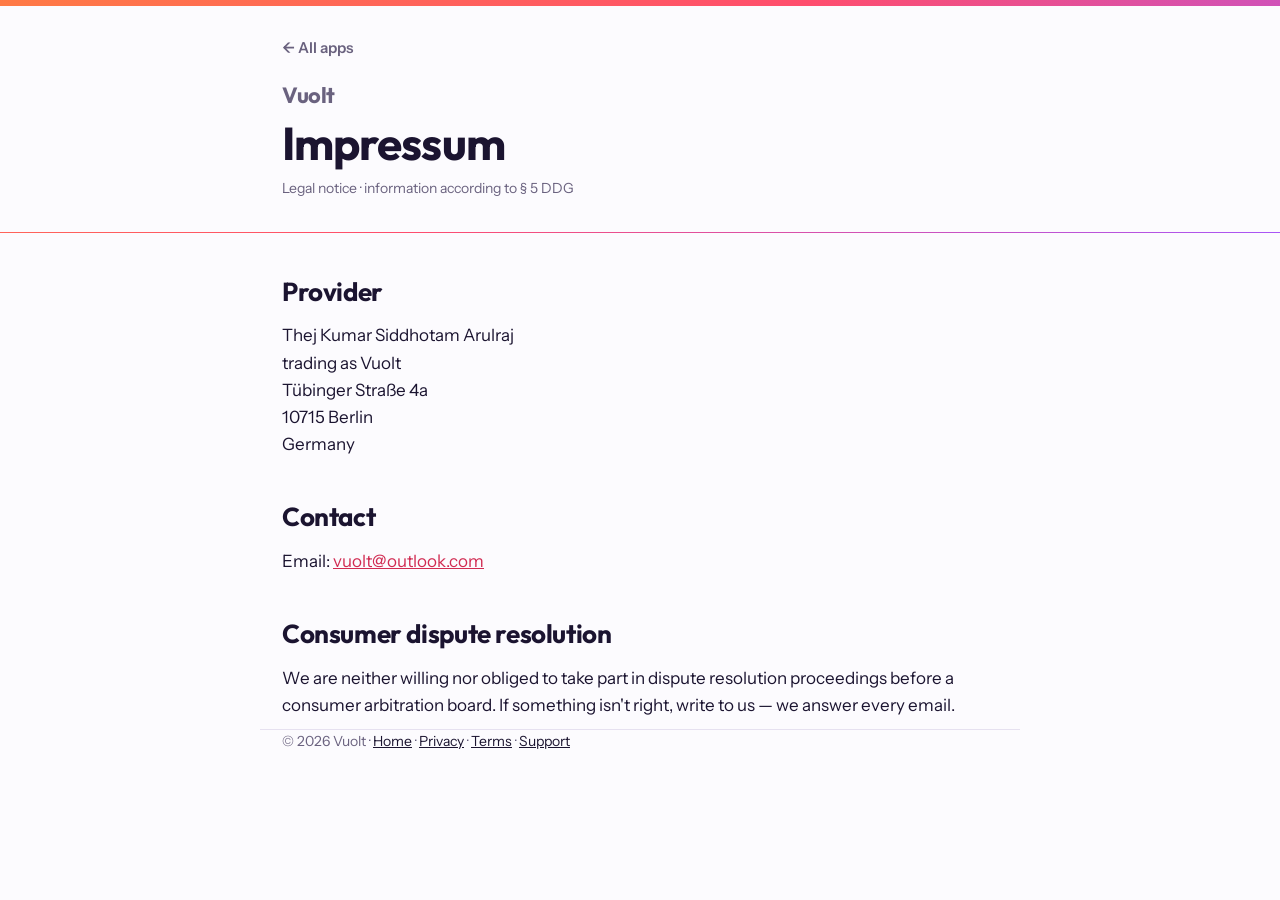
<file: impressum.html>
<!DOCTYPE html>
<html lang="en">
<head>
<meta charset="UTF-8">
<meta name="viewport" content="width=device-width, initial-scale=1.0">
<!-- The law requires this page to be one click away for visitors, not findable by
     search: keep the address out of search results. Deliberately NOT blocked in
     robots.txt, which would stop crawlers reading this noindex. -->
<meta name="robots" content="noindex, nofollow, noarchive">
<title>Impressum — Vuolt</title>
<meta name="description" content="Legal notice (Impressum) for Vuolt: who publishes these apps and how to reach us.">
<link rel="preconnect" href="https://fonts.googleapis.com">
<link rel="preconnect" href="https://fonts.gstatic.com" crossorigin>
<link href="https://fonts.googleapis.com/css2?family=Outfit:wght@700&family=Instrument+Sans:wght@400;600;700&display=swap" rel="stylesheet">
<link rel="stylesheet" href="site.css">
</head>
<body>
<header>
  <div class="wrap">
    <a class="back" href="index.html">&larr; All apps</a>
    <div class="brand">Vuolt</div>
    <h1>Impressum</h1>
    <div class="updated">Legal notice &middot; information according to &sect; 5 DDG</div>
  </div>
</header>

<main class="wrap">
  <h2 id="provider">Provider</h2>
  <address>
    Thej Kumar Siddhotam Arulraj<br>
    trading as Vuolt<br>
    Tübinger Straße 4a<br>
    10715 Berlin<br>
    Germany
  </address>

  <h2 id="contact">Contact</h2>
  <p>Email: <a href="mailto:vuolt@outlook.com">vuolt@outlook.com</a></p>

  <h2 id="disputes">Consumer dispute resolution</h2>
  <p>We are neither willing nor obliged to take part in dispute resolution proceedings
  before a consumer arbitration board. If something isn't right, write to us — we
  answer every email.</p>
</main>

<footer class="wrap">
  &copy; <span id="yr"></span> Vuolt &middot; <a href="index.html">Home</a> &middot; <a href="privacy.html">Privacy</a> &middot; <a href="terms.html">Terms</a> &middot; <a href="support.html">Support</a>
</footer>
<script>
  document.getElementById('yr').textContent=new Date().getFullYear();
</script>
</body>
</html>
</file>
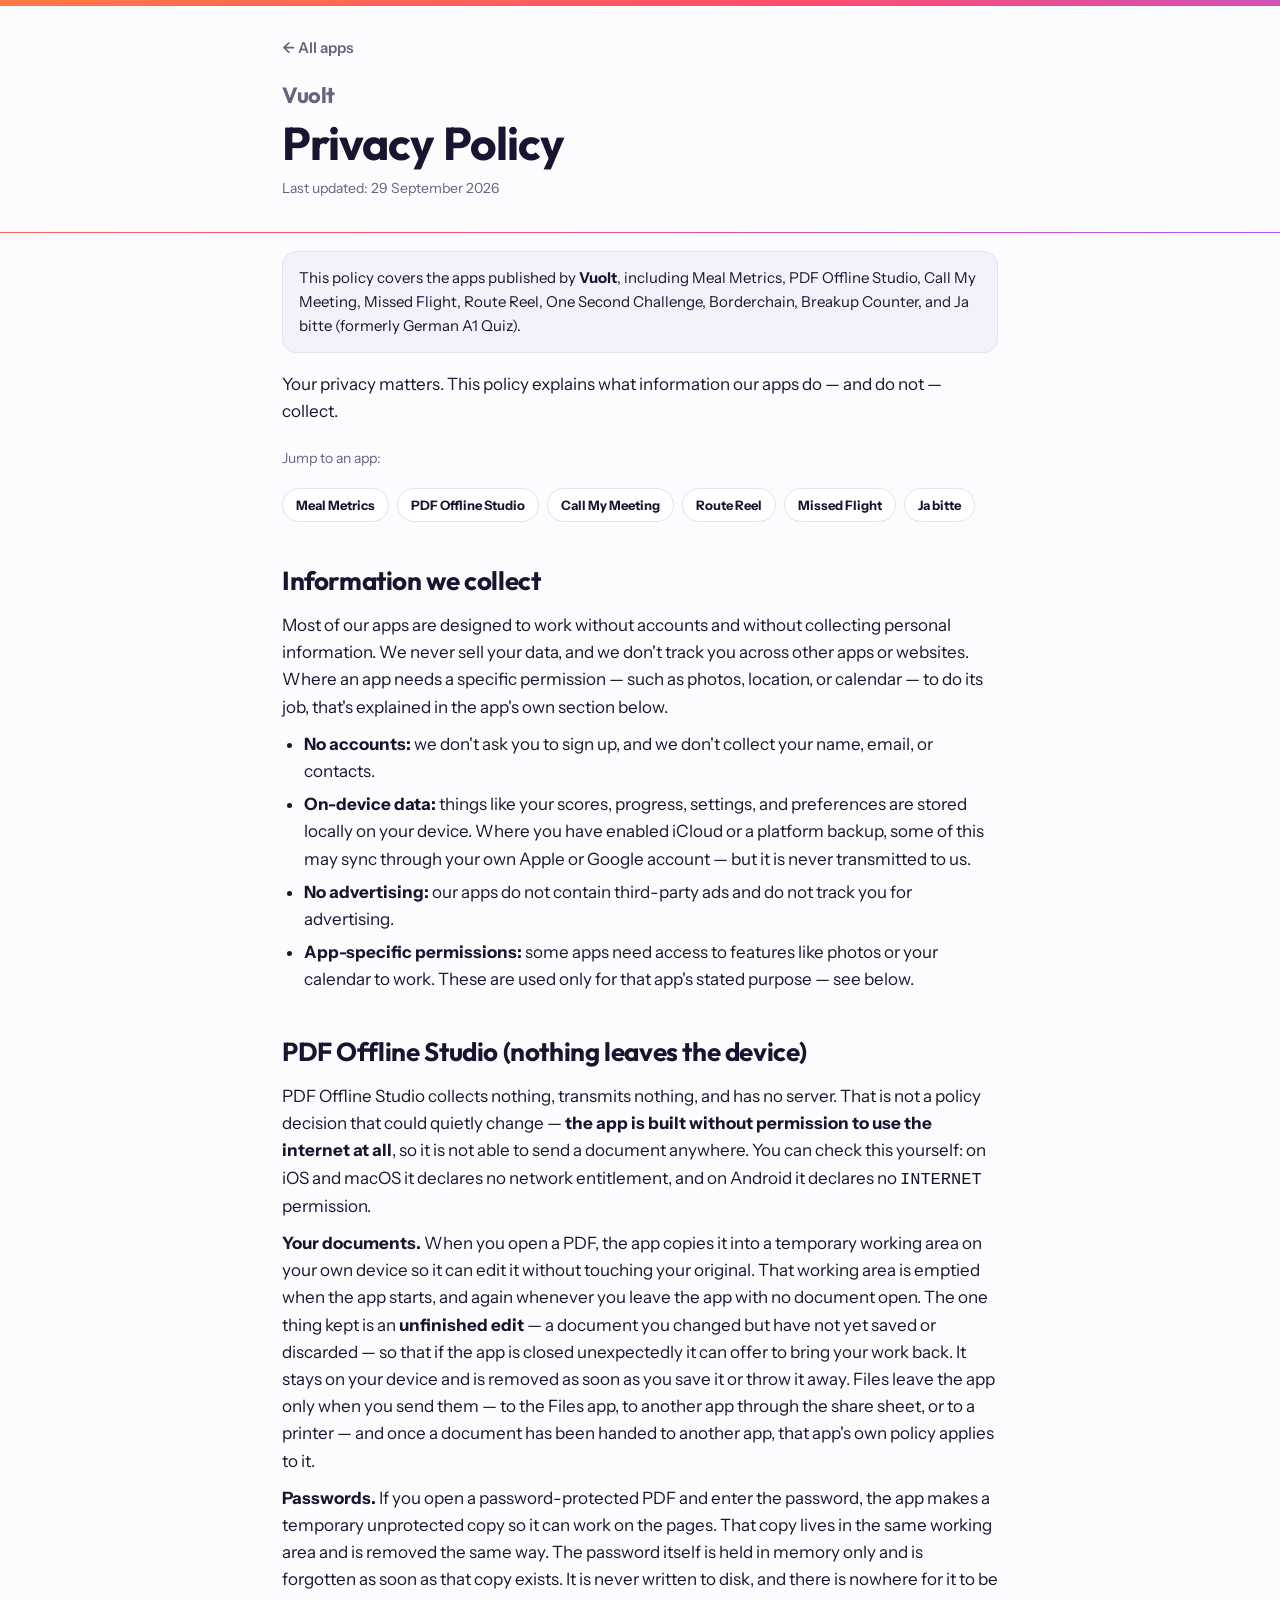
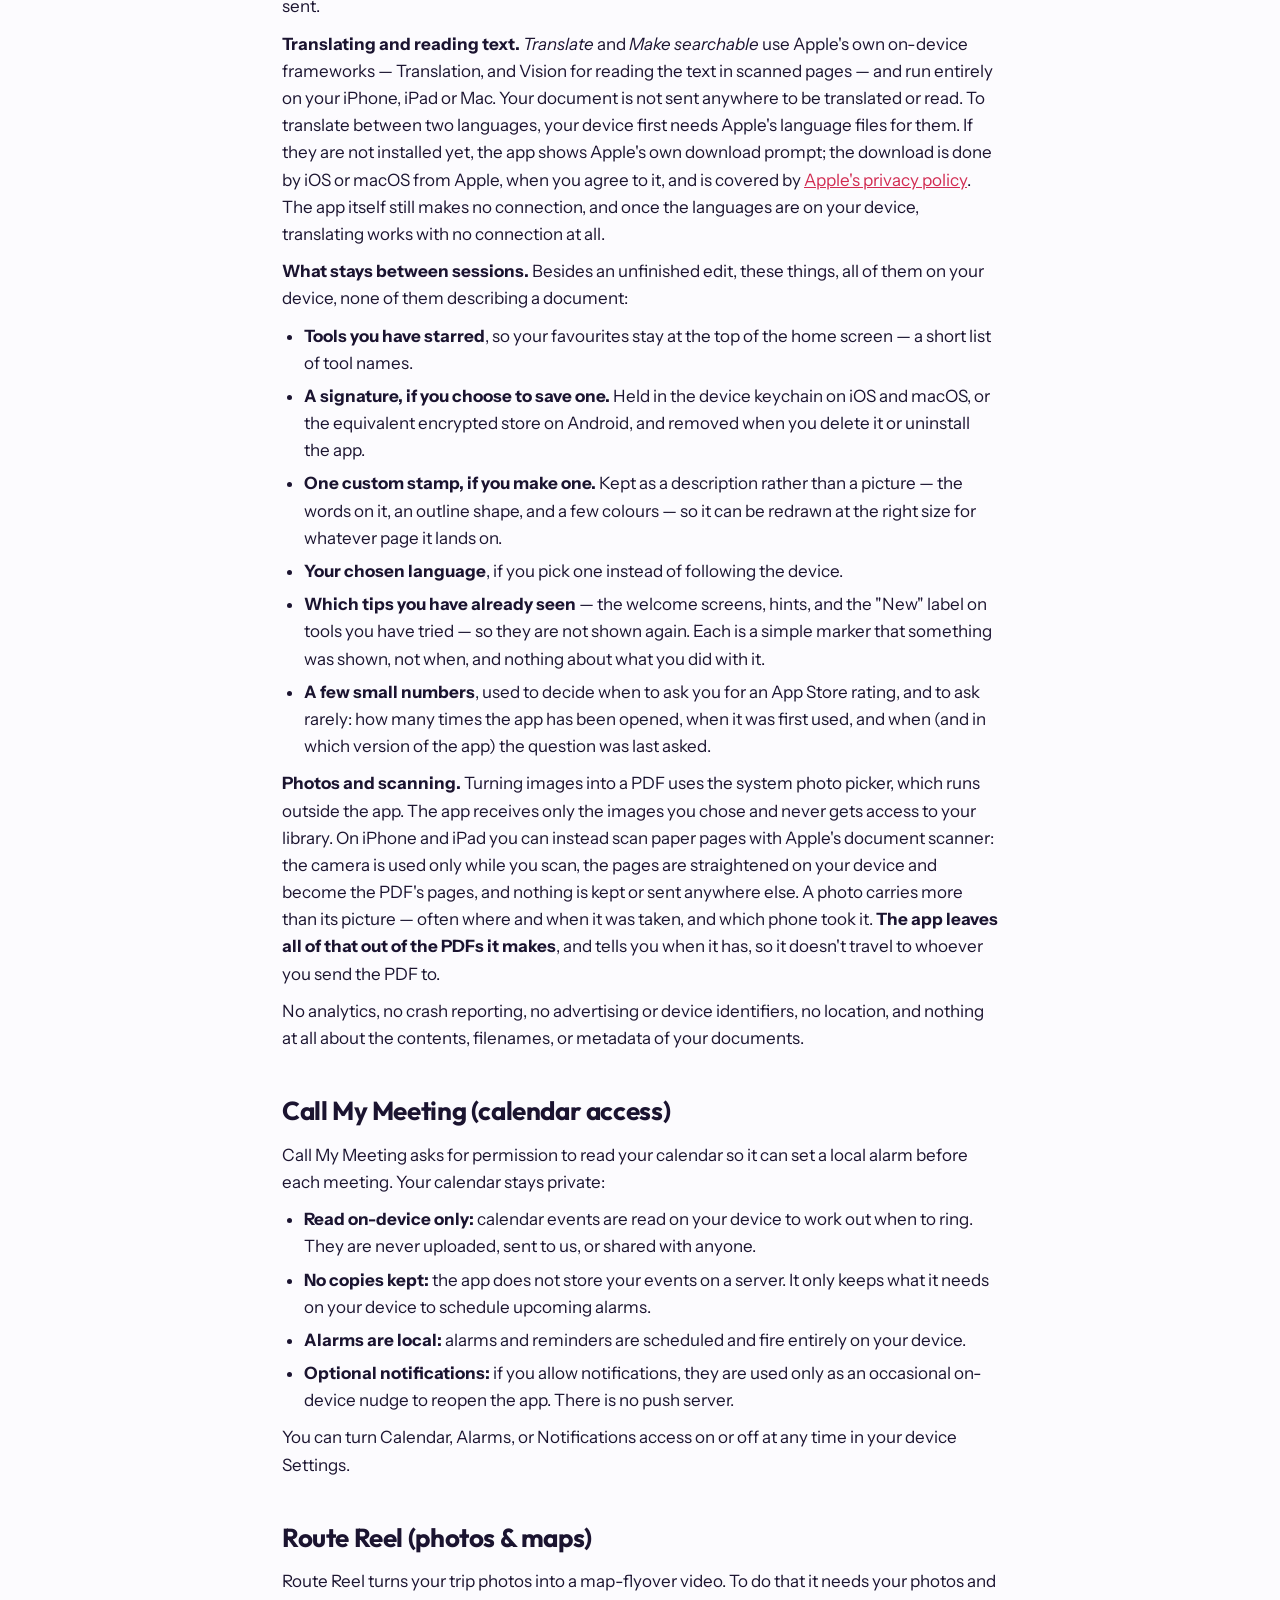
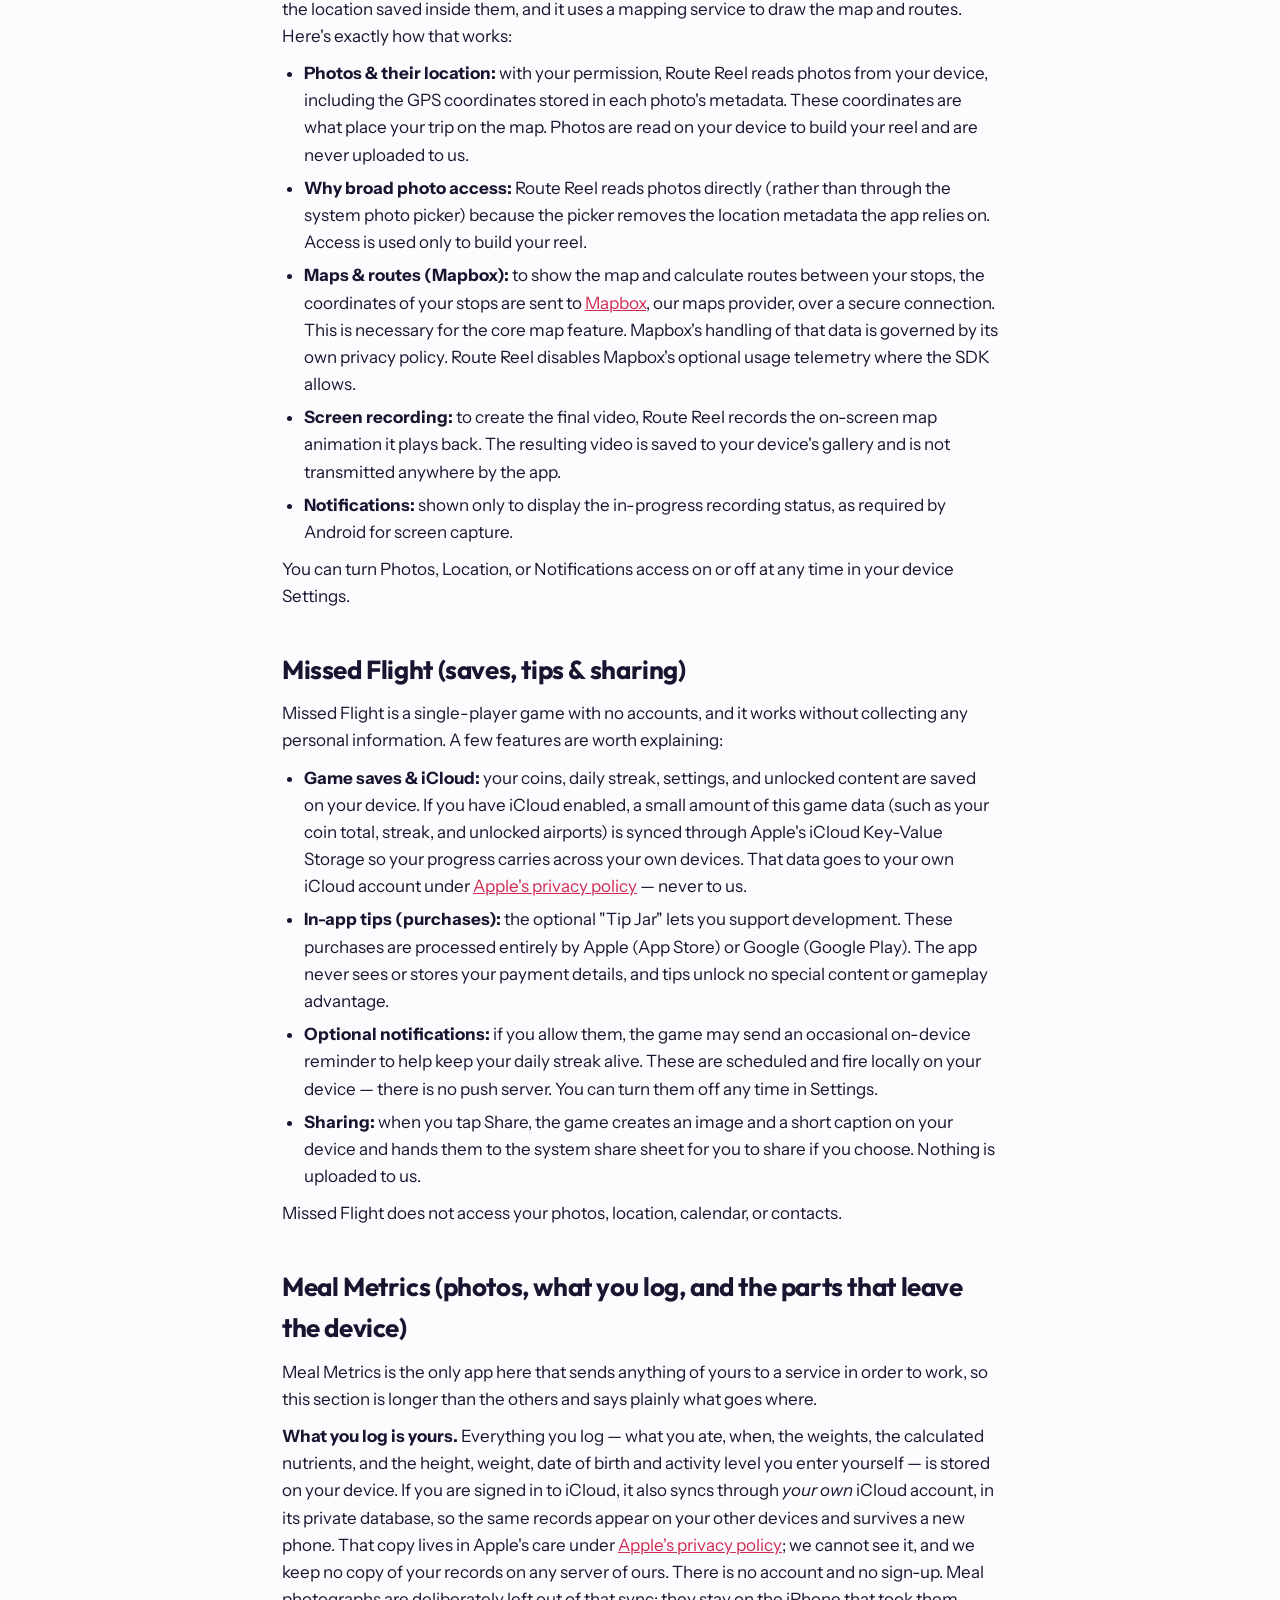
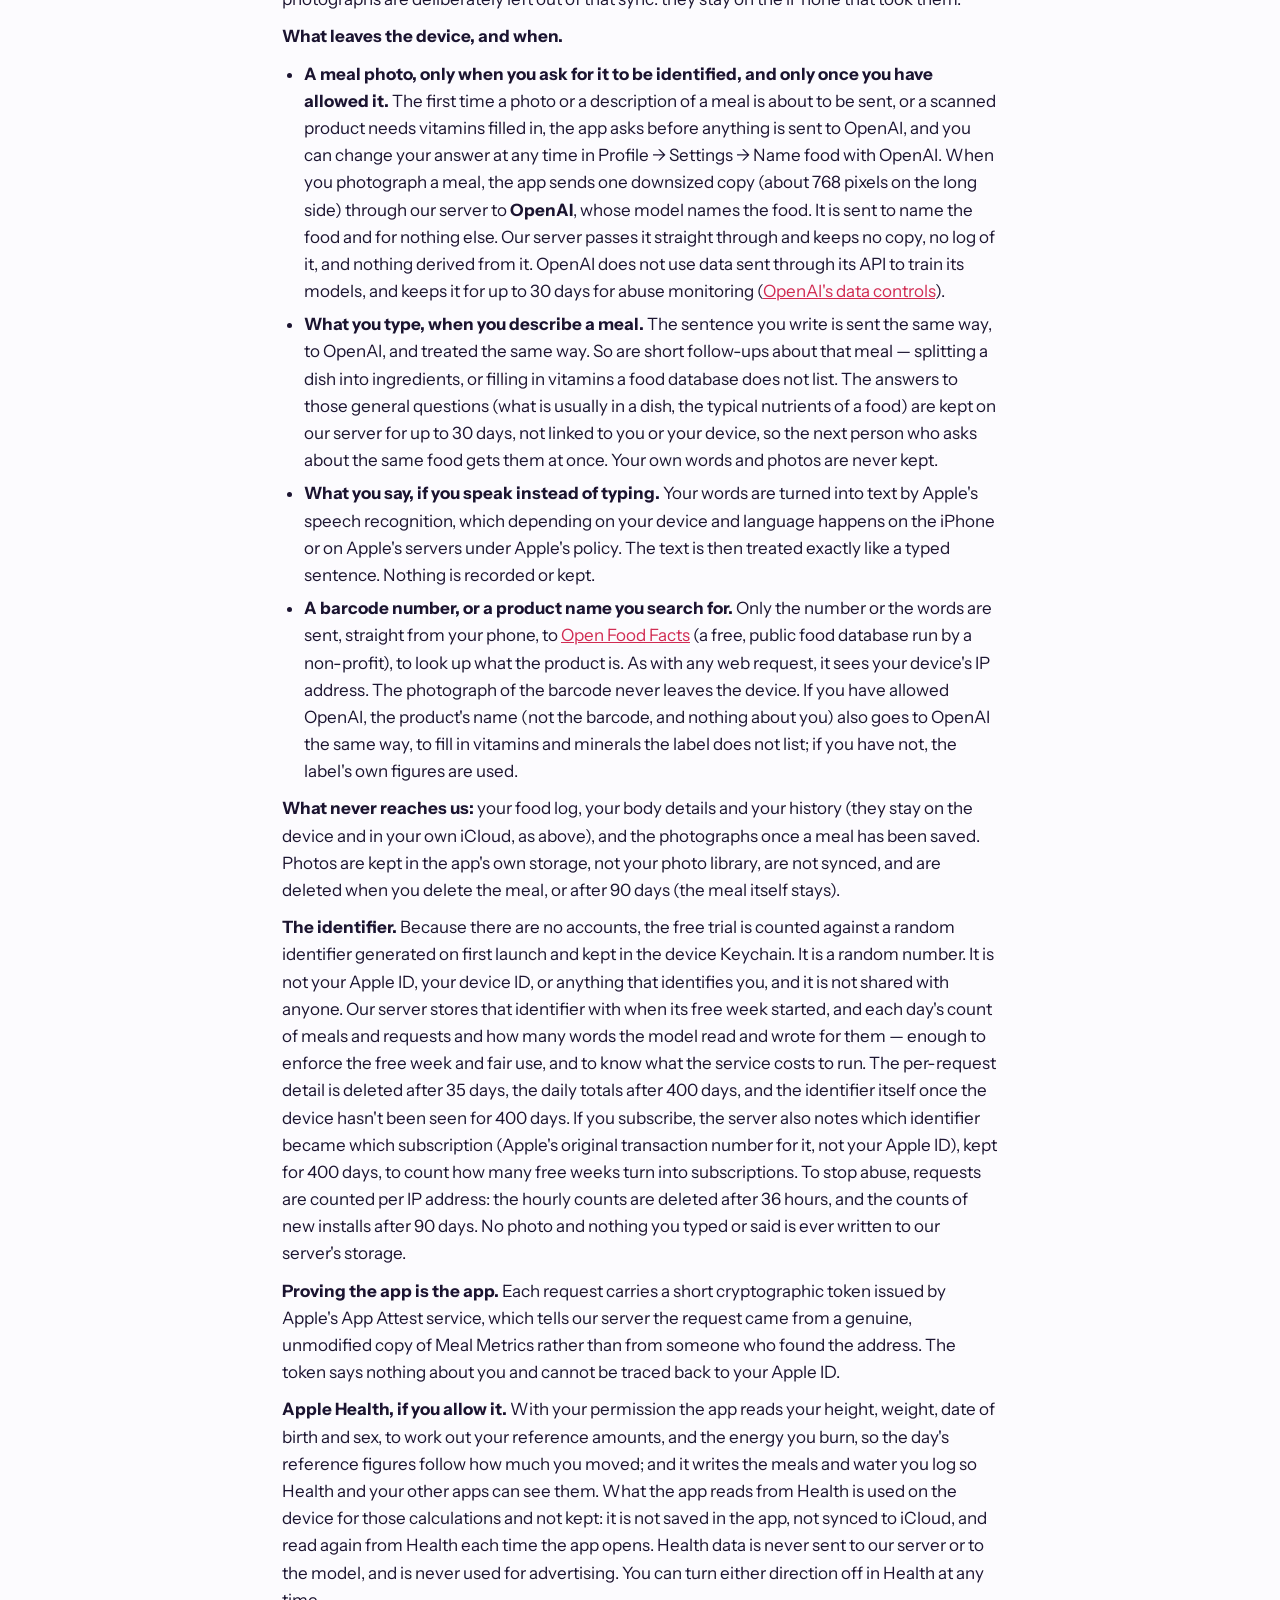
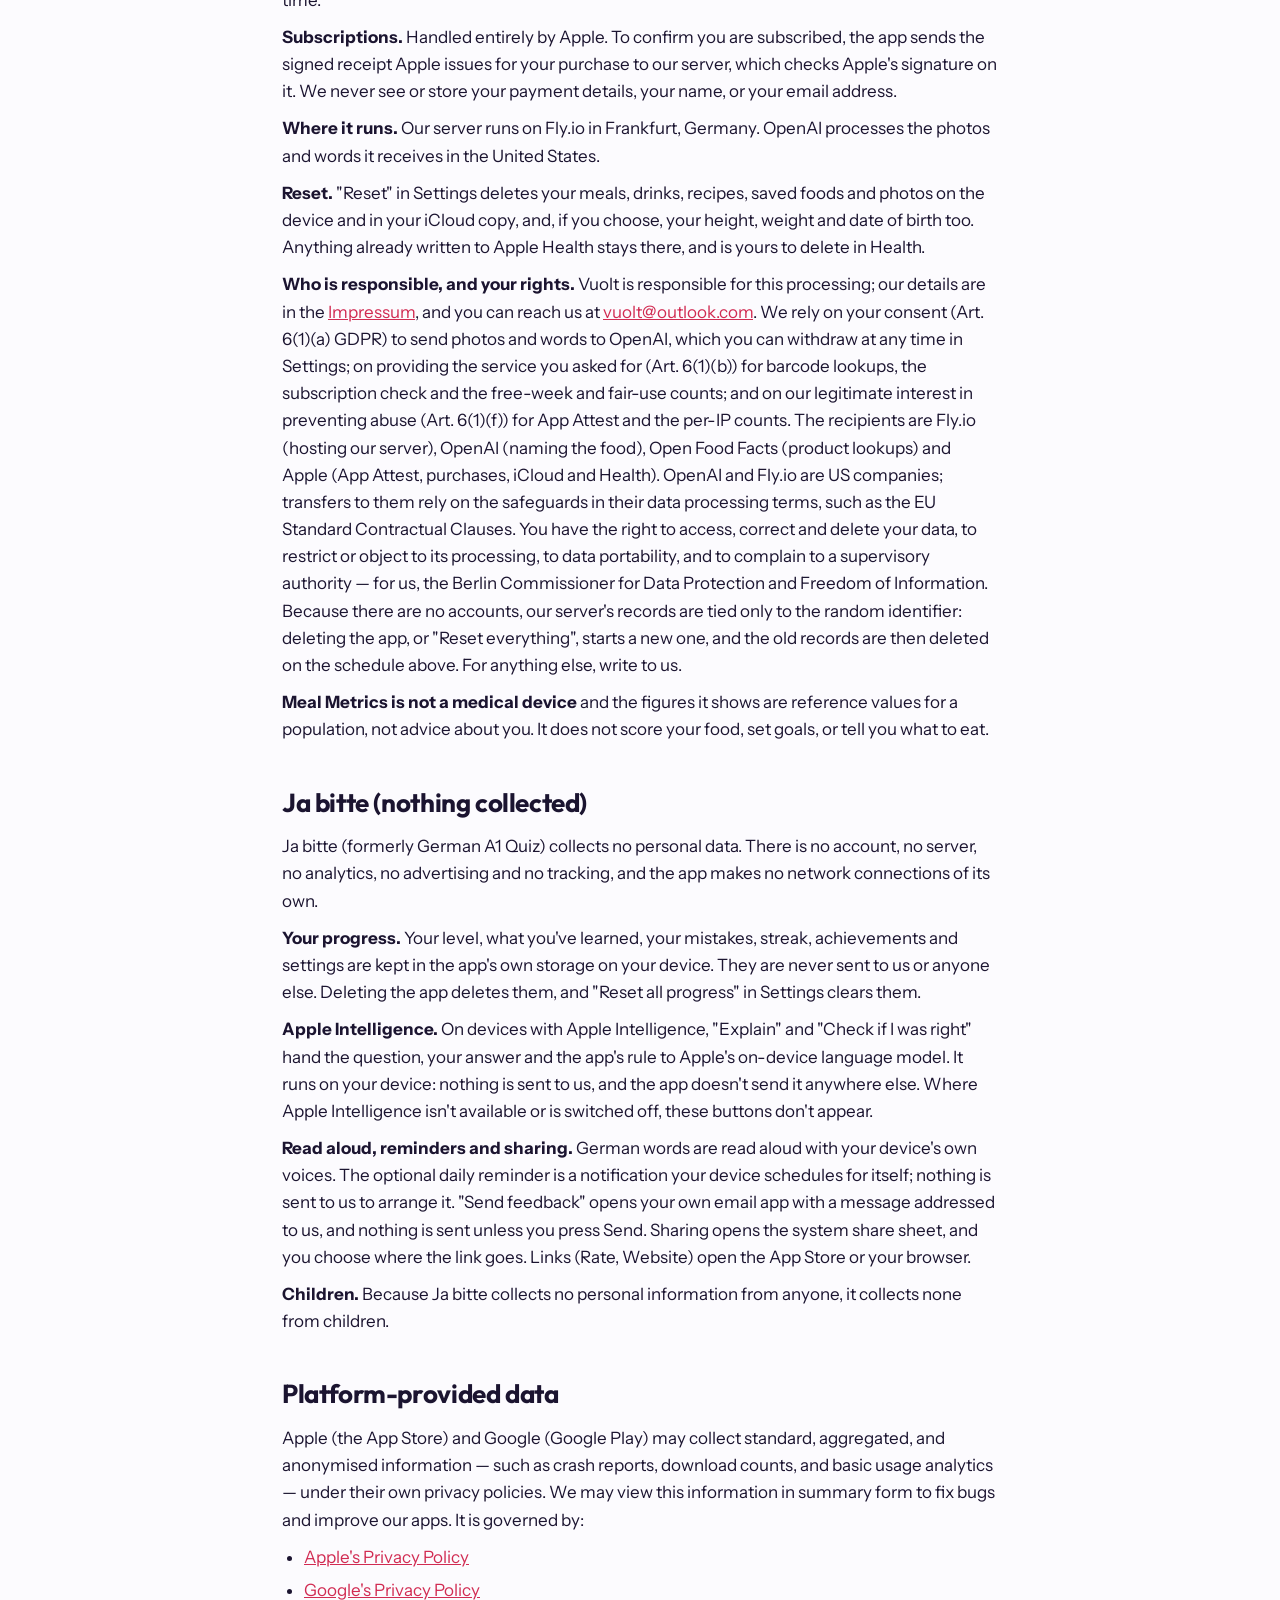
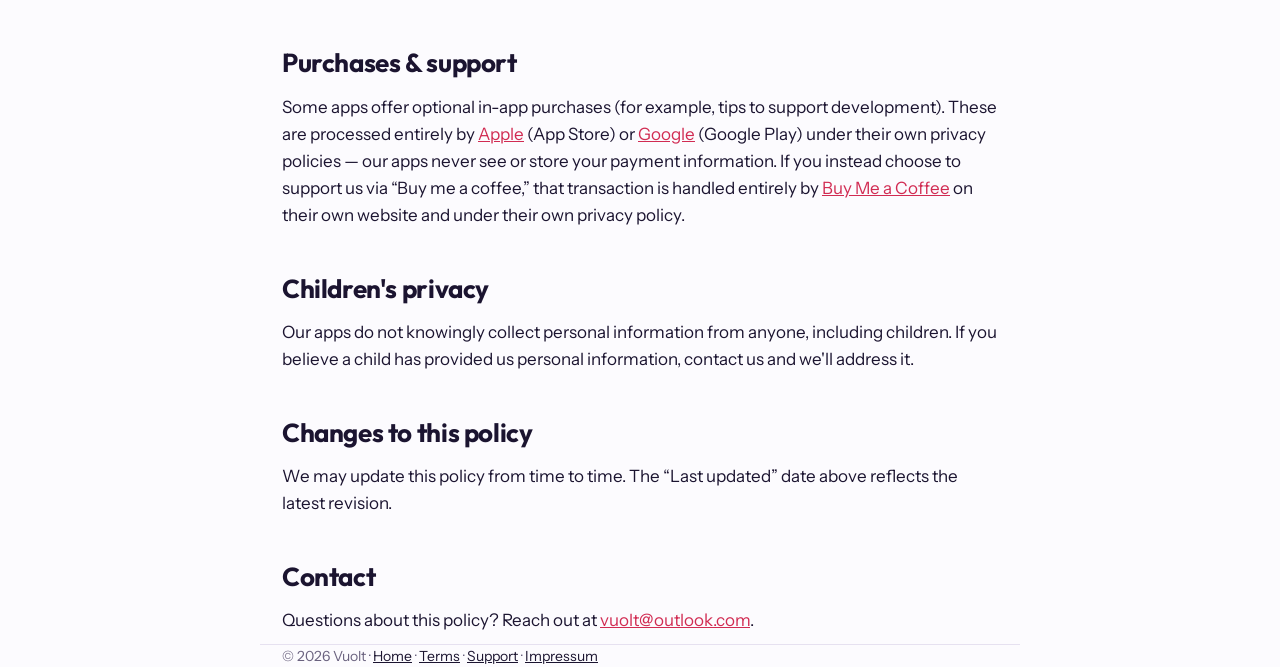
<file: privacy.html>
<!DOCTYPE html>
<html lang="en">
<head>
<meta charset="UTF-8">
<meta name="viewport" content="width=device-width, initial-scale=1.0">
<title>Privacy Policy — Vuolt</title>
<meta name="description" content="Privacy policy for apps published by Vuolt.">
<link rel="preconnect" href="https://fonts.googleapis.com">
<link rel="preconnect" href="https://fonts.gstatic.com" crossorigin>
<link href="https://fonts.googleapis.com/css2?family=Outfit:wght@700&family=Instrument+Sans:wght@400;600;700&display=swap" rel="stylesheet">
<link rel="stylesheet" href="site.css">
</head>
<body>
<header>
  <div class="wrap">
    <a class="back" href="index.html">&larr; All apps</a>
    <div class="brand">Vuolt</div>
    <h1>Privacy Policy</h1>
<div class="updated">Last updated: 29 September 2026</div>
  </div>
</header>

<main class="wrap">
  <div class="note">
    This policy covers the apps published by <strong>Vuolt</strong>,
    including Meal Metrics, PDF Offline Studio, Call My Meeting, Missed Flight, Route Reel,
    One Second Challenge, Borderchain, Breakup Counter, and Ja bitte (formerly German A1 Quiz).
  </div>

  <p>Your privacy matters. This policy explains what information our apps do — and do not — collect.</p>

  <p class="jump-label">Jump to an app:</p>
  <ul class="jump"><li><a href="#mealmetrics">Meal Metrics</a></li><li><a href="#pdf-offline-studio">PDF Offline Studio</a></li><li><a href="#call-my-meeting">Call My Meeting</a></li><li><a href="#route-reel">Route Reel</a></li><li><a href="#missed-flight">Missed Flight</a></li><li><a href="#ja-bitte">Ja bitte</a></li></ul>


  <h2 id="information-we-collect">Information we collect</h2>
  <p>Most of our apps are designed to work without accounts and without collecting personal information. We never sell your data, and we don't track you across other apps or websites. Where an app needs a specific permission — such as photos, location, or calendar — to do its job, that's explained in the app's own section below.</p>
  <ul>
    <li><strong>No accounts:</strong> we don't ask you to sign up, and we don't collect your name, email, or contacts.</li>
    <li><strong>On-device data:</strong> things like your scores, progress, settings, and preferences are stored locally on your device. Where you have enabled iCloud or a platform backup, some of this may sync through your own Apple or Google account — but it is never transmitted to us.</li>
    <li><strong>No advertising:</strong> our apps do not contain third-party ads and do not track you for advertising.</li>
    <li><strong>App-specific permissions:</strong> some apps need access to features like photos or your calendar to work. These are used only for that app's stated purpose — see below.</li>
  </ul>

  <h2 id="pdf-offline-studio">PDF Offline Studio (nothing leaves the device)</h2>
  <p>PDF Offline Studio collects nothing, transmits nothing, and has no server. That is
  not a policy decision that could quietly change — <strong>the app is built without
  permission to use the internet at all</strong>, so it is not able to send a document
  anywhere. You can check this yourself: on iOS and macOS it declares no network
  entitlement, and on Android it declares no <code>INTERNET</code> permission.</p>

  <p><strong>Your documents.</strong> When you open a PDF, the app copies it into a
  temporary working area on your own device so it can edit it without touching your
  original. That working area is emptied when the app starts, and again whenever you
  leave the app with no document open. The one thing kept is an <strong>unfinished
  edit</strong> — a document you changed but have not yet saved or discarded — so that
  if the app is closed unexpectedly it can offer to bring your work back. It stays on
  your device and is removed as soon as you save it or throw it away. Files leave the
  app only when you send them — to the Files app, to another app through the share
  sheet, or to a printer — and once a document has been handed to another app, that
  app's own policy applies to it.</p>

  <p><strong>Passwords.</strong> If you open a password-protected PDF and enter the
  password, the app makes a temporary unprotected copy so it can work on the pages. That
  copy lives in the same working area and is removed the same way. The password itself
  is held in memory only and is forgotten as soon as that copy exists. It is never
  written to disk, and there is nowhere for it to be sent.</p>

  <p><strong>Translating and reading text.</strong> <em>Translate</em> and
  <em>Make searchable</em> use Apple's own on-device frameworks — Translation, and
  Vision for reading the text in scanned pages — and run entirely on your iPhone, iPad
  or Mac. Your document is not sent anywhere to be translated or read. To translate
  between two languages, your device first needs Apple's language files for them.
  If they are not installed yet, the app shows Apple's own download prompt; the
  download is done by iOS or macOS from Apple, when you agree to it, and is covered by
  <a href="https://www.apple.com/legal/privacy/" target="_blank" rel="noopener">Apple's
  privacy policy</a>. The app itself still makes no connection, and once the languages
  are on your device, translating works with no connection at all.</p>

  <p><strong>What stays between sessions.</strong> Besides an unfinished edit, these
  things, all of them on your device, none of them describing a document:</p>
  <ul>
    <li><strong>Tools you have starred</strong>, so your favourites stay at the top of
    the home screen — a short list of tool names.</li>
    <li><strong>A signature, if you choose to save one.</strong> Held in the device
    keychain on iOS and macOS, or the equivalent encrypted store on Android, and removed
    when you delete it or uninstall the app.</li>
    <li><strong>One custom stamp, if you make one.</strong> Kept as a description rather
    than a picture — the words on it, an outline shape, and a few colours — so it can be
    redrawn at the right size for whatever page it lands on.</li>
    <li><strong>Your chosen language</strong>, if you pick one instead of following the
    device.</li>
    <li><strong>Which tips you have already seen</strong> — the welcome screens, hints,
    and the "New" label on tools you have tried — so they are not shown again. Each is
    a simple marker that something was shown, not when, and nothing about what you did
    with it.</li>
    <li><strong>A few small numbers</strong>, used to decide when to ask you for an App
    Store rating, and to ask rarely: how many times the app has been opened, when it was
    first used, and when (and in which version of the app) the question was last
    asked.</li>
  </ul>

  <p><strong>Photos and scanning.</strong> Turning images into a PDF uses the system
  photo picker, which runs outside the app. The app receives only the images you chose
  and never gets access to your library. On iPhone and iPad you can instead scan paper
  pages with Apple's document scanner: the camera is used only while you scan, the
  pages are straightened on your device and become the PDF's pages, and nothing is kept
  or sent anywhere else. A photo carries more than its picture — often where and when it
  was taken, and which phone took it. <strong>The app leaves all of that out of the PDFs
  it makes</strong>, and tells you when it has, so it doesn't travel to whoever you send
  the PDF to.</p>

  <p>No analytics, no crash reporting, no advertising or device identifiers, no location,
  and nothing at all about the contents, filenames, or metadata of your documents.</p>

  <h2 id="call-my-meeting">Call My Meeting (calendar access)</h2>
  <p>Call My Meeting asks for permission to read your calendar so it can set a local alarm before each meeting. Your calendar stays private:</p>
  <ul>
    <li><strong>Read on-device only:</strong> calendar events are read on your device to work out when to ring. They are never uploaded, sent to us, or shared with anyone.</li>
    <li><strong>No copies kept:</strong> the app does not store your events on a server. It only keeps what it needs on your device to schedule upcoming alarms.</li>
    <li><strong>Alarms are local:</strong> alarms and reminders are scheduled and fire entirely on your device.</li>
    <li><strong>Optional notifications:</strong> if you allow notifications, they are used only as an occasional on-device nudge to reopen the app. There is no push server.</li>
  </ul>
  <p>You can turn Calendar, Alarms, or Notifications access on or off at any time in your device Settings.</p>

  <h2 id="route-reel">Route Reel (photos &amp; maps)</h2>
  <p>Route Reel turns your trip photos into a map-flyover video. To do that it needs your photos and the location saved inside them, and it uses a mapping service to draw the map and routes. Here's exactly how that works:</p>
  <ul>
    <li><strong>Photos &amp; their location:</strong> with your permission, Route Reel reads photos from your device, including the GPS coordinates stored in each photo's metadata. These coordinates are what place your trip on the map. Photos are read on your device to build your reel and are never uploaded to us.</li>
    <li><strong>Why broad photo access:</strong> Route Reel reads photos directly (rather than through the system photo picker) because the picker removes the location metadata the app relies on. Access is used only to build your reel.</li>
    <li><strong>Maps &amp; routes (Mapbox):</strong> to show the map and calculate routes between your stops, the coordinates of your stops are sent to <a href="https://www.mapbox.com/legal/privacy" target="_blank" rel="noopener">Mapbox</a>, our maps provider, over a secure connection. This is necessary for the core map feature. Mapbox's handling of that data is governed by its own privacy policy. Route Reel disables Mapbox's optional usage telemetry where the SDK allows.</li>
    <li><strong>Screen recording:</strong> to create the final video, Route Reel records the on-screen map animation it plays back. The resulting video is saved to your device's gallery and is not transmitted anywhere by the app.</li>
    <li><strong>Notifications:</strong> shown only to display the in-progress recording status, as required by Android for screen capture.</li>
  </ul>
  <p>You can turn Photos, Location, or Notifications access on or off at any time in your device Settings.</p>

  <h2 id="missed-flight">Missed Flight (saves, tips &amp; sharing)</h2>
  <p>Missed Flight is a single-player game with no accounts, and it works without collecting any personal information. A few features are worth explaining:</p>
  <ul>
    <li><strong>Game saves &amp; iCloud:</strong> your coins, daily streak, settings, and unlocked content are saved on your device. If you have iCloud enabled, a small amount of this game data (such as your coin total, streak, and unlocked airports) is synced through Apple's iCloud Key-Value Storage so your progress carries across your own devices. That data goes to your own iCloud account under <a href="https://www.apple.com/legal/privacy/" target="_blank" rel="noopener">Apple's privacy policy</a> — never to us.</li>
    <li><strong>In-app tips (purchases):</strong> the optional "Tip Jar" lets you support development. These purchases are processed entirely by Apple (App Store) or Google (Google Play). The app never sees or stores your payment details, and tips unlock no special content or gameplay advantage.</li>
    <li><strong>Optional notifications:</strong> if you allow them, the game may send an occasional on-device reminder to help keep your daily streak alive. These are scheduled and fire locally on your device — there is no push server. You can turn them off any time in Settings.</li>
    <li><strong>Sharing:</strong> when you tap Share, the game creates an image and a short caption on your device and hands them to the system share sheet for you to share if you choose. Nothing is uploaded to us.</li>
  </ul>
  <p>Missed Flight does not access your photos, location, calendar, or contacts.</p>

  <h2 id="mealmetrics">Meal Metrics (photos, what you log, and the parts that leave the device)</h2>
  <p>Meal Metrics is the only app here that sends anything of yours to a service in
  order to work, so this section is longer than the others and says plainly what
  goes where.</p>

  <p><strong>What you log is yours.</strong> Everything you log — what you ate,
  when, the weights, the calculated nutrients, and the height, weight, date of birth and
  activity level you enter yourself — is stored on your device. If you are signed in to iCloud, it also
  syncs through <em>your own</em> iCloud account, in its private database, so the same
  records appear on your other devices and survives a new phone. That copy lives in
  Apple's care under <a href="https://www.apple.com/legal/privacy/" target="_blank" rel="noopener">Apple's privacy policy</a>; we cannot see it, and we keep no copy of
  your records on any server of ours. There is no account and no sign-up. Meal
  photographs are deliberately left out of that sync: they stay on the iPhone that
  took them.</p>

  <p><strong>What leaves the device, and when.</strong></p>
  <ul>
    <li><strong>A meal photo, only when you ask for it to be identified, and only
    once you have allowed it.</strong> The first time a photo or a description of a
    meal is about to be sent, or a scanned product needs vitamins filled in, the app asks before anything is sent to OpenAI, and you can change your answer at any
    time in Profile → Settings → Name food with OpenAI. When you photograph a meal, the
    app sends one downsized copy (about 768 pixels on the long side) through our server
    to <strong>OpenAI</strong>, whose model names the food. It is sent to name the food
    and for nothing else. Our server passes it straight through and keeps no copy, no
    log of it, and nothing derived from it. OpenAI does not use data sent through its
    API to train its models, and keeps it for up to 30 days for abuse monitoring
    (<a href="https://developers.openai.com/api/docs/guides/your-data" target="_blank" rel="noopener">OpenAI's data controls</a>).</li>
    <li><strong>What you type, when you describe a meal.</strong> The sentence you
    write is sent the same way, to OpenAI, and treated the same way. So are short
    follow-ups about that meal — splitting a dish into ingredients, or filling in
    vitamins a food database does not list. The answers to those general questions
    (what is usually in a dish, the typical nutrients of a food) are kept on our server
    for up to 30 days, not linked to you or your device, so the next person who asks
    about the same food gets them at once. Your own words and photos are never kept.</li>
    <li><strong>What you say, if you speak instead of typing.</strong> Your words are
    turned into text by Apple's speech recognition, which depending on your device and
    language happens on the iPhone or on Apple's servers under Apple's policy. The text
    is then treated exactly like a typed sentence. Nothing is recorded or kept.</li>
    <li><strong>A barcode number, or a product name you search for.</strong> Only the
    number or the words are sent, straight from your phone, to <a href="https://world.openfoodfacts.org/" target="_blank" rel="noopener">Open Food Facts</a> (a free, public food
    database run by a non-profit), to look up what the product is. As with any web
    request, it sees your device's IP address. The photograph of the barcode never
    leaves the device. If you have allowed OpenAI, the product's name (not the barcode,
    and nothing about you) also goes to OpenAI the same way, to fill in vitamins and
    minerals the label does not list; if you have not, the label's own figures are used.</li>
  </ul>

  <p><strong>What never reaches us:</strong> your food log, your body details and your
  history (they stay on the device and in your own iCloud, as above), and the
  photographs once a meal has been saved. Photos are kept in the app's own storage,
  not your photo library, are not synced, and are deleted when you delete the meal, or
  after 90 days (the meal itself stays).</p>

  <p><strong>The identifier.</strong> Because there are no accounts, the free trial is
  counted against a random identifier generated on first launch and kept in the device
  Keychain. It is a random number. It is not your Apple ID, your device ID, or anything
  that identifies you, and it is not shared with anyone. Our server stores that
  identifier with when its free week started, and each day's count of meals and
  requests and how many words the model read and wrote for them — enough to enforce
  the free week and fair use, and to know what the service costs to run. The
  per-request detail is deleted after 35 days, the daily totals after 400 days, and the
  identifier itself once the device hasn't been seen for 400 days. If
  you subscribe, the server also notes which identifier became which subscription
  (Apple's original transaction number for it, not your Apple ID), kept for 400 days,
  to count how many free weeks turn into subscriptions. To stop abuse, requests are
  counted per IP address: the hourly counts are deleted after 36 hours, and the counts
  of new installs after 90 days. No photo and nothing you typed or said is ever
  written to our server's storage.</p>

  <p><strong>Proving the app is the app.</strong> Each request carries a short
  cryptographic token issued by Apple's App Attest service, which tells our server the
  request came from a genuine, unmodified copy of Meal Metrics rather than from someone
  who found the address. The token says nothing about you and cannot be traced back to
  your Apple ID.</p>

  <p><strong>Apple Health, if you allow it.</strong> With your permission the app reads
  your height, weight, date of birth and sex, to work out your reference amounts, and
  the energy you burn, so the day's reference figures follow how much you moved; and
  it writes the meals and water you log so Health and your other apps can
  see them. What the app reads from Health is used on the device for those
  calculations and not kept: it is not saved in the app, not synced to iCloud, and read
  again from Health each time the app opens. Health data is never sent to our server
  or to the model, and is never used for advertising. You can turn either direction off
  in Health at any time.</p>

  <p><strong>Subscriptions.</strong> Handled entirely by Apple. To confirm you are
  subscribed, the app sends the signed receipt Apple issues for your purchase to our
  server, which checks Apple's signature on it. We never see or store your payment
  details, your name, or your email address.</p>

  <p><strong>Where it runs.</strong> Our server runs on Fly.io in Frankfurt, Germany.
  OpenAI processes the photos and words it receives in the United States.</p>

  <p><strong>Reset.</strong> "Reset" in Settings deletes your meals,
  drinks, recipes, saved foods and photos on the device and in your iCloud copy, and,
  if you choose, your height, weight and date of birth too.
  Anything already written to Apple Health stays there, and is yours to delete in
  Health.</p>

  <p><strong>Who is responsible, and your rights.</strong> Vuolt is responsible for
  this processing; our details are in the <a href="impressum.html">Impressum</a>, and
  you can reach us at <a href="mailto:vuolt@outlook.com">vuolt@outlook.com</a>. We rely
  on your consent (Art. 6(1)(a) GDPR) to send photos and words to OpenAI, which you can
  withdraw at any time in Settings; on providing the service you asked for (Art.
  6(1)(b)) for barcode lookups, the subscription check and the free-week and fair-use
  counts; and on our legitimate interest in preventing abuse (Art. 6(1)(f)) for App
  Attest and the per-IP counts. The recipients are Fly.io (hosting our server), OpenAI
  (naming the food), Open Food Facts (product lookups) and Apple (App Attest,
  purchases, iCloud and Health). OpenAI and Fly.io are US companies; transfers to them
  rely on the safeguards in their data processing terms, such as the EU Standard
  Contractual Clauses. You have the right to access, correct and delete your data, to
  restrict or object to its processing, to data portability, and to complain to a
  supervisory authority — for us, the Berlin Commissioner for Data Protection and
  Freedom of Information. Because there are no accounts, our server's records are tied
  only to the random identifier: deleting the app, or "Reset everything", starts a new
  one, and the old records are then deleted on the schedule above. For anything else,
  write to us.</p>

  <p><strong>Meal Metrics is not a medical device</strong> and the figures it shows are
  reference values for a population, not advice about you. It does not score your
  food, set goals, or tell you what to eat.</p>

  <h2 id="ja-bitte">Ja bitte (nothing collected)</h2>
  <p>Ja bitte (formerly German A1 Quiz) collects no personal data. There is no account,
  no server, no analytics, no advertising and no tracking, and the app makes no network
  connections of its own.</p>

  <p><strong>Your progress.</strong> Your level, what you've learned, your mistakes,
  streak, achievements and settings are kept in the app's own storage on your device.
  They are never sent to us or anyone else. Deleting the app deletes them, and "Reset all
  progress" in Settings clears them.</p>

  <p><strong>Apple Intelligence.</strong> On devices with Apple Intelligence, "Explain" and
  "Check if I was right" hand the question, your answer and the app's rule to Apple's
  on-device language model. It runs on your device: nothing is sent to us, and the app
  doesn't send it anywhere else. Where Apple Intelligence isn't available or is switched
  off, these buttons don't appear.</p>

  <p><strong>Read aloud, reminders and sharing.</strong> German words are read aloud with
  your device's own voices. The optional daily reminder is a notification your device
  schedules for itself; nothing is sent to us to arrange it. "Send feedback" opens your
  own email app with a message addressed to us, and nothing is sent unless you press
  Send. Sharing opens the system share sheet, and you choose where the link goes. Links
  (Rate, Website) open the App Store or your browser.</p>

  <p><strong>Children.</strong> Because Ja bitte collects no personal information from
  anyone, it collects none from children.</p>

  <h2 id="platform-data">Platform-provided data</h2>
  <p>Apple (the App Store) and Google (Google Play) may collect standard, aggregated, and anonymised information — such as crash reports, download counts, and basic usage analytics — under their own privacy policies. We may view this information in summary form to fix bugs and improve our apps. It is governed by:</p>
  <ul>
    <li><a href="https://www.apple.com/legal/privacy/" target="_blank" rel="noopener">Apple's Privacy Policy</a></li>
    <li><a href="https://policies.google.com/privacy" target="_blank" rel="noopener">Google's Privacy Policy</a></li>
  </ul>

  <h2 id="purchases-support">Purchases &amp; support</h2>
  <p>Some apps offer optional in-app purchases (for example, tips to support development). These are processed entirely by <a href="https://www.apple.com/legal/privacy/" target="_blank" rel="noopener">Apple</a> (App Store) or <a href="https://policies.google.com/privacy" target="_blank" rel="noopener">Google</a> (Google Play) under their own privacy policies — our apps never see or store your payment information. If you instead choose to support us via “Buy me a coffee,” that transaction is handled entirely by <a href="https://buymeacoffee.com/vuolt" target="_blank" rel="noopener">Buy Me a Coffee</a> on their own website and under their own privacy policy.</p>

  <h2 id="childrens-privacy">Children's privacy</h2>
  <p>Our apps do not knowingly collect personal information from anyone, including children. If you believe a child has provided us personal information, contact us and we'll address it.</p>

  <h2 id="changes">Changes to this policy</h2>
  <p>We may update this policy from time to time. The “Last updated” date above reflects the latest revision.</p>

  <h2 id="contact">Contact</h2>
  <p>Questions about this policy? Reach out at <a href="mailto:vuolt@outlook.com">vuolt@outlook.com</a>.</p>
</main>

<footer class="wrap">
  © <span id="yr"></span> Vuolt · <a href="index.html">Home</a> · <a href="terms.html">Terms</a> · <a href="support.html">Support</a> · <a href="impressum.html">Impressum</a>
</footer>
<script>
  document.getElementById('yr').textContent=new Date().getFullYear();
</script>
<script>
  // A "#" after every section that has an id: click it and the address bar
  // holds the exact link to that app's section.
  for (const h of document.querySelectorAll('main h2[id]')) {
    const a = document.createElement('a');
    a.className = 'anchor';
    a.href = '#' + h.id;
    a.textContent = '#';
    a.setAttribute('aria-label', 'Link to this section');
    h.appendChild(a);
  }
</script>
</body>
</html>
</file>
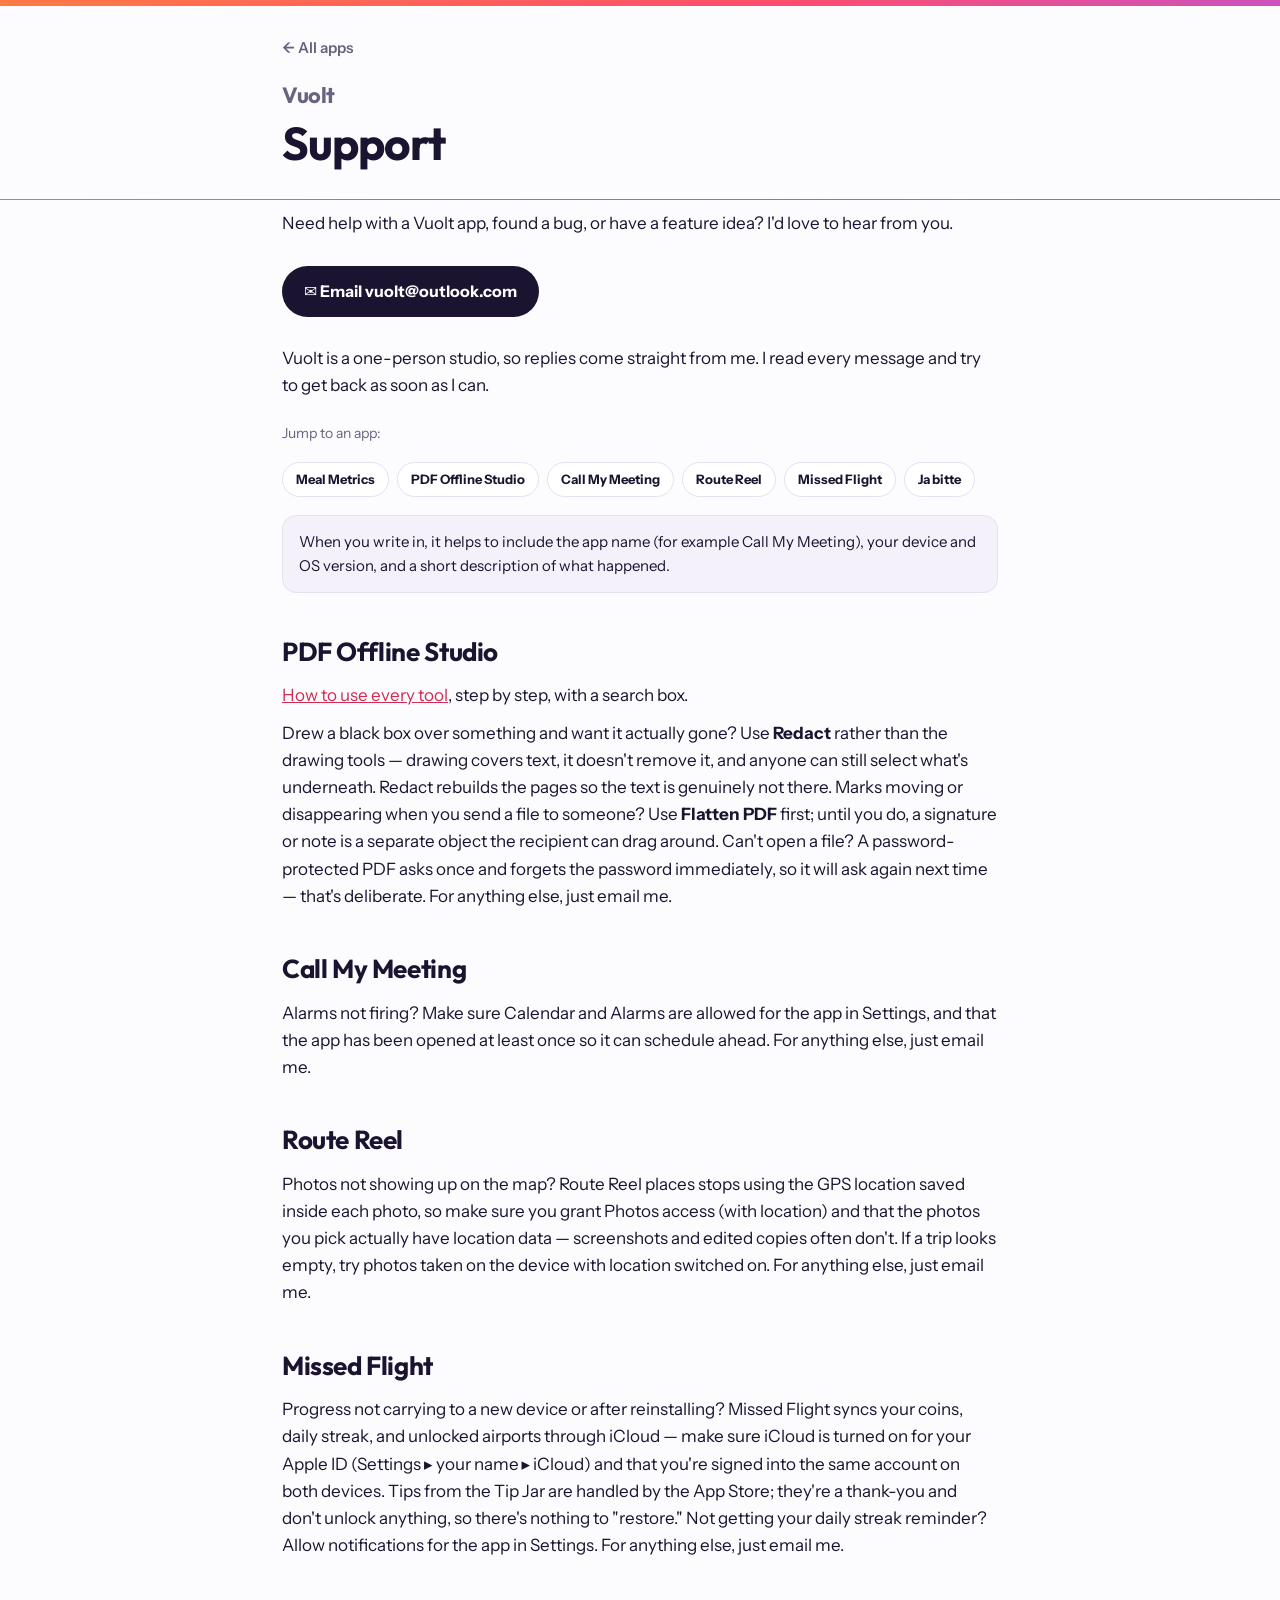
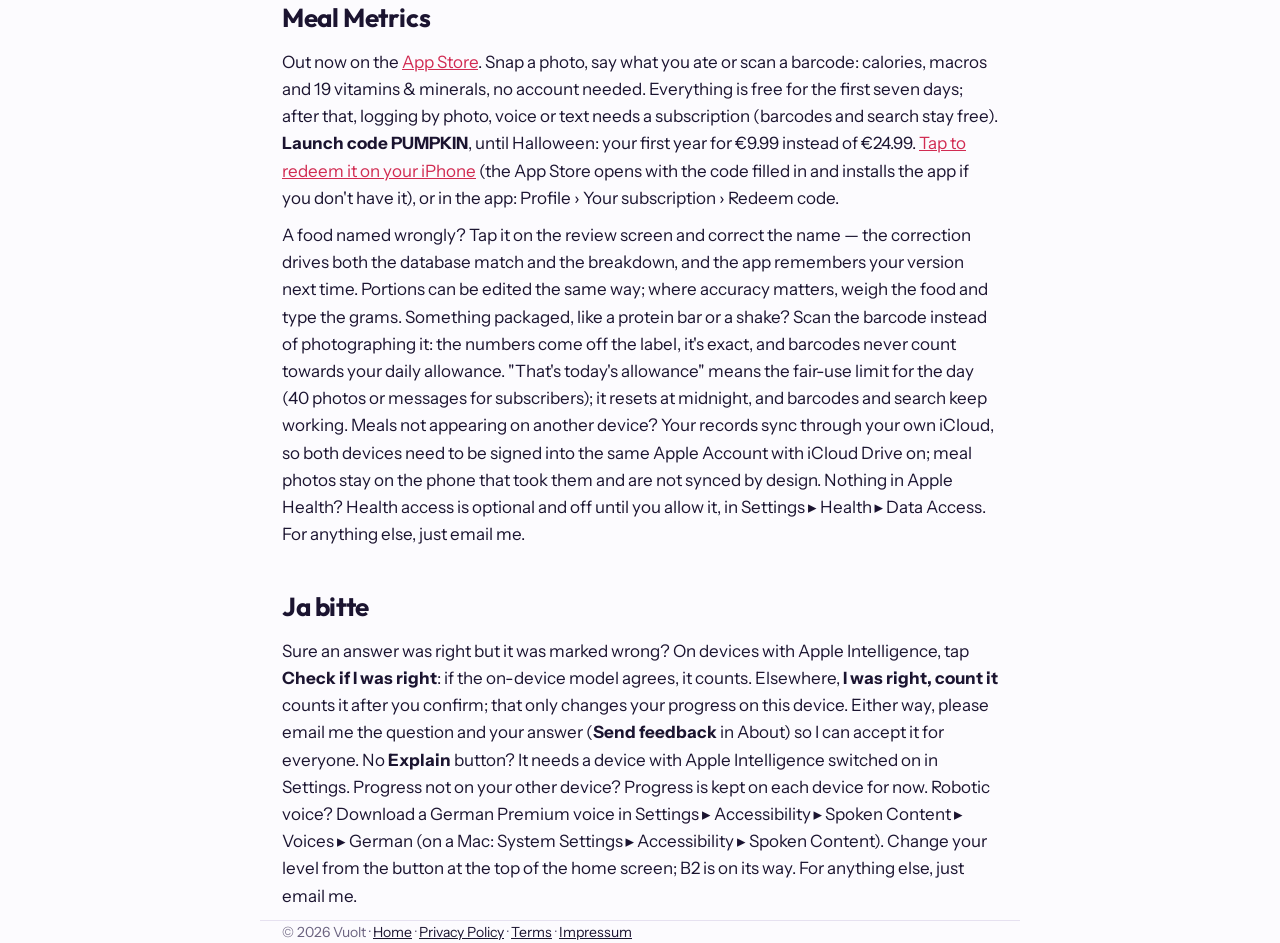
<file: support.html>
<!DOCTYPE html>
<html lang="en">
<head>
<meta charset="UTF-8">
<meta name="viewport" content="width=device-width, initial-scale=1.0">
<title>Support — Vuolt</title>
<meta name="description" content="Support and contact for apps published by Vuolt.">
<link rel="preconnect" href="https://fonts.googleapis.com">
<link rel="preconnect" href="https://fonts.gstatic.com" crossorigin>
<link href="https://fonts.googleapis.com/css2?family=Outfit:wght@700&family=Instrument+Sans:wght@400;600;700&display=swap" rel="stylesheet">
<link rel="stylesheet" href="site.css">
</head>
<body>
<header>
  <div class="wrap">
    <a class="back" href="index.html">&larr; All apps</a>
    <div class="brand">Vuolt</div>
    <h1>Support</h1>
  </div>
</header>

<main class="wrap">
  <p>Need help with a Vuolt app, found a bug, or have a feature idea? I'd love to hear from you.</p>

  <a class="email-btn" href="mailto:vuolt@outlook.com">✉ Email vuolt@outlook.com</a>

  <p>Vuolt is a one-person studio, so replies come straight from me. I read every message and try to get back as soon as I can.</p>

  <p class="jump-label">Jump to an app:</p>
  <ul class="jump"><li><a href="#mealmetrics">Meal Metrics</a></li><li><a href="#pdf-offline-studio">PDF Offline Studio</a></li><li><a href="#call-my-meeting">Call My Meeting</a></li><li><a href="#route-reel">Route Reel</a></li><li><a href="#missed-flight">Missed Flight</a></li><li><a href="#ja-bitte">Ja bitte</a></li></ul>


  <div class="note">
    When you write in, it helps to include the app name (for example Call My Meeting), your device and OS version, and a short description of what happened.
  </div>

  <h2 id="pdf-offline-studio">PDF Offline Studio</h2>
  <p><a href="pdf-offline-studio/help.html">How to use every tool</a>, step by step, with a search box.</p>
  <p>Drew a black box over something and want it actually gone? Use <strong>Redact</strong>
  rather than the drawing tools — drawing covers text, it doesn't remove it, and anyone
  can still select what's underneath. Redact rebuilds the pages so the text is genuinely
  not there. Marks moving or disappearing when you send a file to someone? Use
  <strong>Flatten PDF</strong> first; until you do, a signature or note is a separate
  object the recipient can drag around. Can't open a file? A password-protected PDF asks
  once and forgets the password immediately, so it will ask again next time — that's
  deliberate. For anything else, just email me.</p>

  <h2 id="call-my-meeting">Call My Meeting</h2>
  <p>Alarms not firing? Make sure Calendar and Alarms are allowed for the app in Settings, and that the app has been opened at least once so it can schedule ahead. For anything else, just email me.</p>

  <h2 id="route-reel">Route Reel</h2>
  <p>Photos not showing up on the map? Route Reel places stops using the GPS location saved inside each photo, so make sure you grant Photos access (with location) and that the photos you pick actually have location data — screenshots and edited copies often don't. If a trip looks empty, try photos taken on the device with location switched on. For anything else, just email me.</p>

  <h2 id="missed-flight">Missed Flight</h2>
  <p>Progress not carrying to a new device or after reinstalling? Missed Flight syncs your coins, daily streak, and unlocked airports through iCloud — make sure iCloud is turned on for your Apple ID (Settings ▸ your name ▸ iCloud) and that you're signed into the same account on both devices. Tips from the Tip Jar are handled by the App Store; they're a thank-you and don't unlock anything, so there's nothing to "restore." Not getting your daily streak reminder? Allow notifications for the app in Settings. For anything else, just email me.</p>

  <h2 id="mealmetrics">Meal Metrics</h2>
  <p>Out now on the <a href="https://apps.apple.com/app/id6811470547">App Store</a>. Snap a photo, say
  what you ate or scan a barcode: calories, macros and 19 vitamins &amp; minerals, no account needed.
  Everything is free for the first seven days; after that, logging by photo, voice or text needs a
  subscription (barcodes and search stay free). <strong>Launch code PUMPKIN</strong>, until Halloween:
  your first year for &euro;9.99 instead of &euro;24.99. <a href="https://apps.apple.com/redeem?ctx=offercodes&amp;id=6811470547&amp;code=PUMPKIN">Tap to redeem it on your
  iPhone</a> (the App Store opens with the code filled in and installs the app if you don't have it),
  or in the app: Profile &rsaquo; Your subscription &rsaquo; Redeem code.</p>
  <p>A food named wrongly? Tap it on the review screen and correct the name — the
  correction drives both the database match and the breakdown, and the app remembers
  your version next time. Portions can be edited the same way; where accuracy matters,
  weigh the food and type the grams. Something packaged, like a protein bar or a shake?
  Scan the barcode instead of photographing it: the numbers come off the label, it's
  exact, and barcodes never count towards your daily allowance. "That's today's
  allowance" means the fair-use limit for the day (40 photos or messages for subscribers); it
  resets at midnight, and barcodes and search keep working. Meals not appearing on another device? Your records sync
  through your own iCloud, so both devices need to be signed into the same Apple
  Account with iCloud Drive on; meal photos stay on the phone that took them and are
  not synced by design. Nothing in Apple Health? Health access is optional and off
  until you allow it, in Settings ▸ Health ▸ Data Access. For anything else, just
  email me.</p>
  <h2 id="ja-bitte">Ja bitte</h2>
  <p>Sure an answer was right but it was marked wrong? On devices with Apple
  Intelligence, tap <strong>Check if I was right</strong>: if the on-device model agrees,
  it counts. Elsewhere, <strong>I was right, count it</strong> counts it after you
  confirm; that only changes your progress on this device. Either way, please email me
  the question and your answer (<strong>Send feedback</strong> in About) so I can accept
  it for everyone. No <strong>Explain</strong> button? It needs a device with Apple
  Intelligence switched on in Settings. Progress not on your other device? Progress is
  kept on each device for now. Robotic voice? Download a German Premium voice in
  Settings ▸ Accessibility ▸ Spoken Content ▸ Voices ▸ German (on a Mac: System Settings
  ▸ Accessibility ▸ Spoken Content). Change your level from the button at the top of the
  home screen; B2 is on its way. For anything else, just email me.</p>
</main>

<footer class="wrap">
  © <span id="yr"></span> Vuolt · <a href="index.html">Home</a> · <a href="privacy.html">Privacy Policy</a> · <a href="terms.html">Terms</a> · <a href="impressum.html">Impressum</a>
</footer>
<script>document.getElementById('yr').textContent=new Date().getFullYear();</script>
<script>
  // A "#" after every section that has an id: click it and the address bar
  // holds the exact link to that app's section.
  for (const h of document.querySelectorAll('main h2[id]')) {
    const a = document.createElement('a');
    a.className = 'anchor';
    a.href = '#' + h.id;
    a.textContent = '#';
    a.setAttribute('aria-label', 'Link to this section');
    h.appendChild(a);
  }
</script>
</body>
</html>
</file>
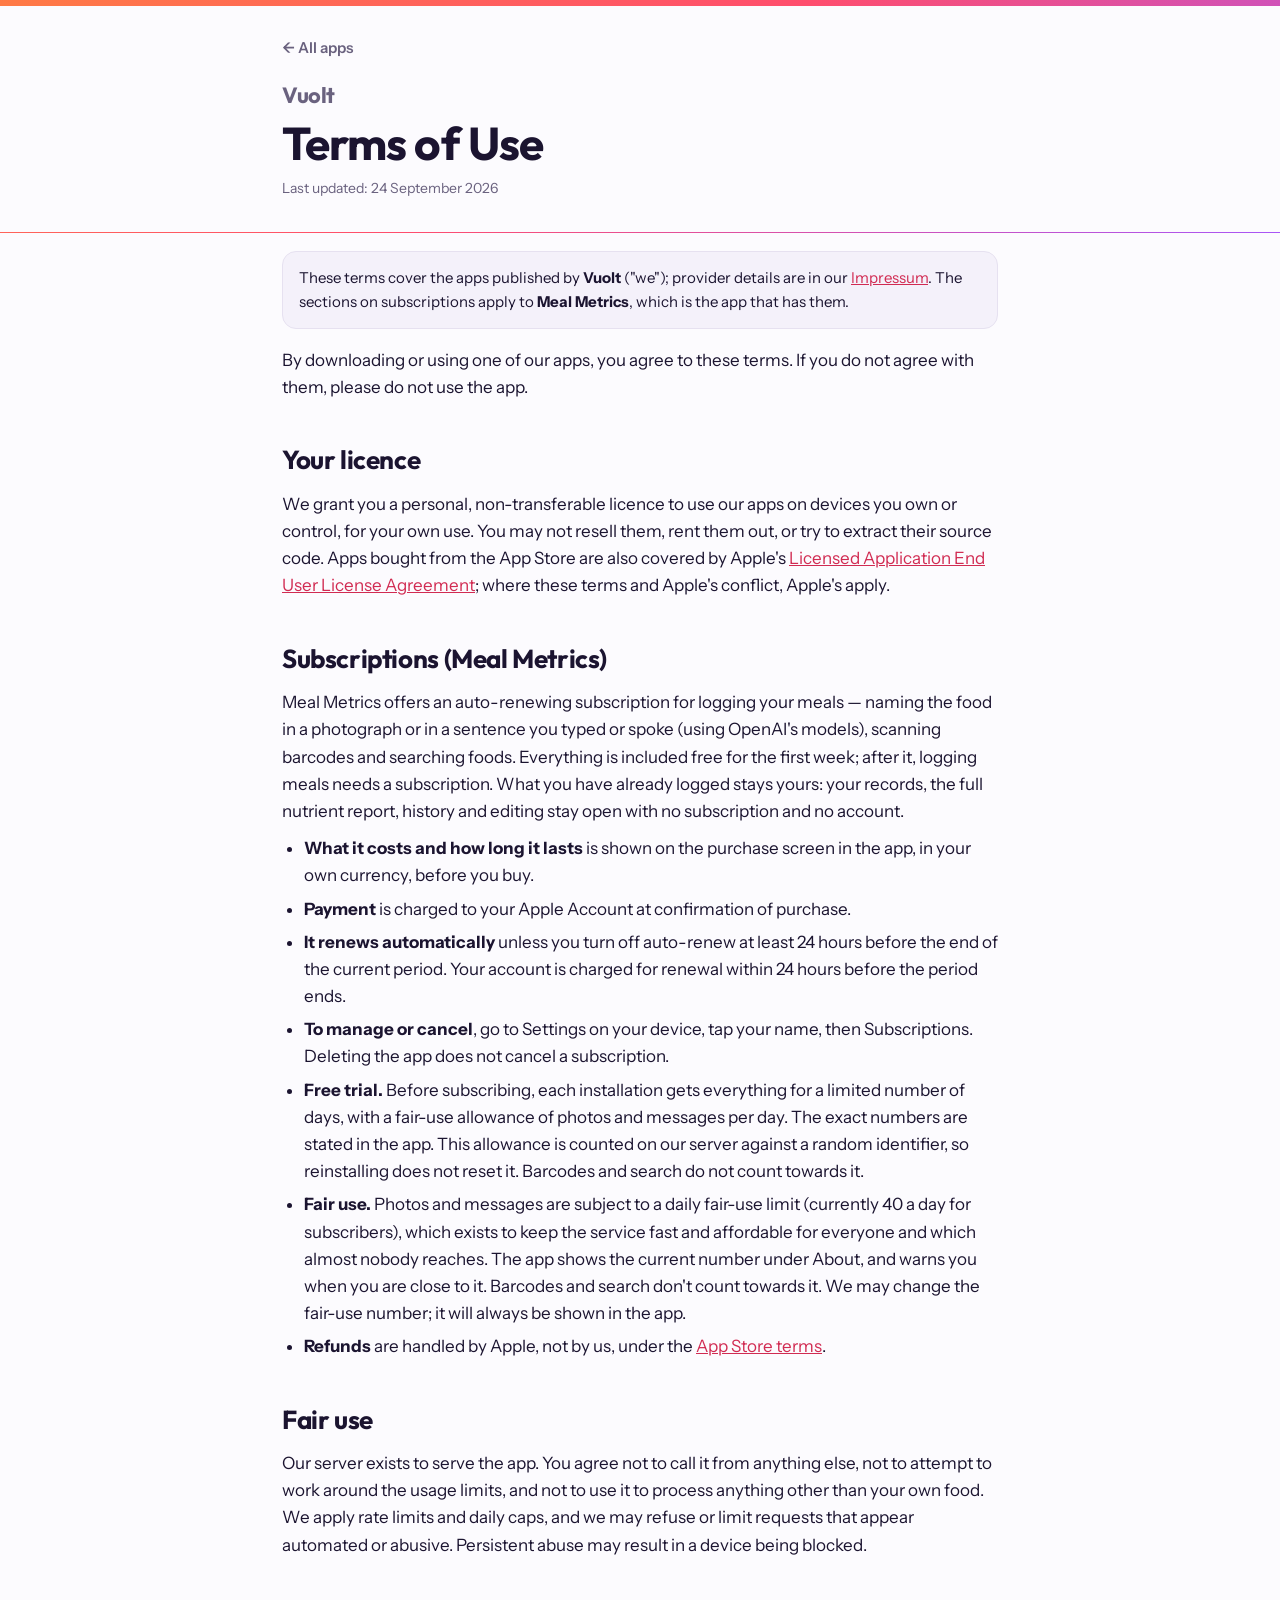
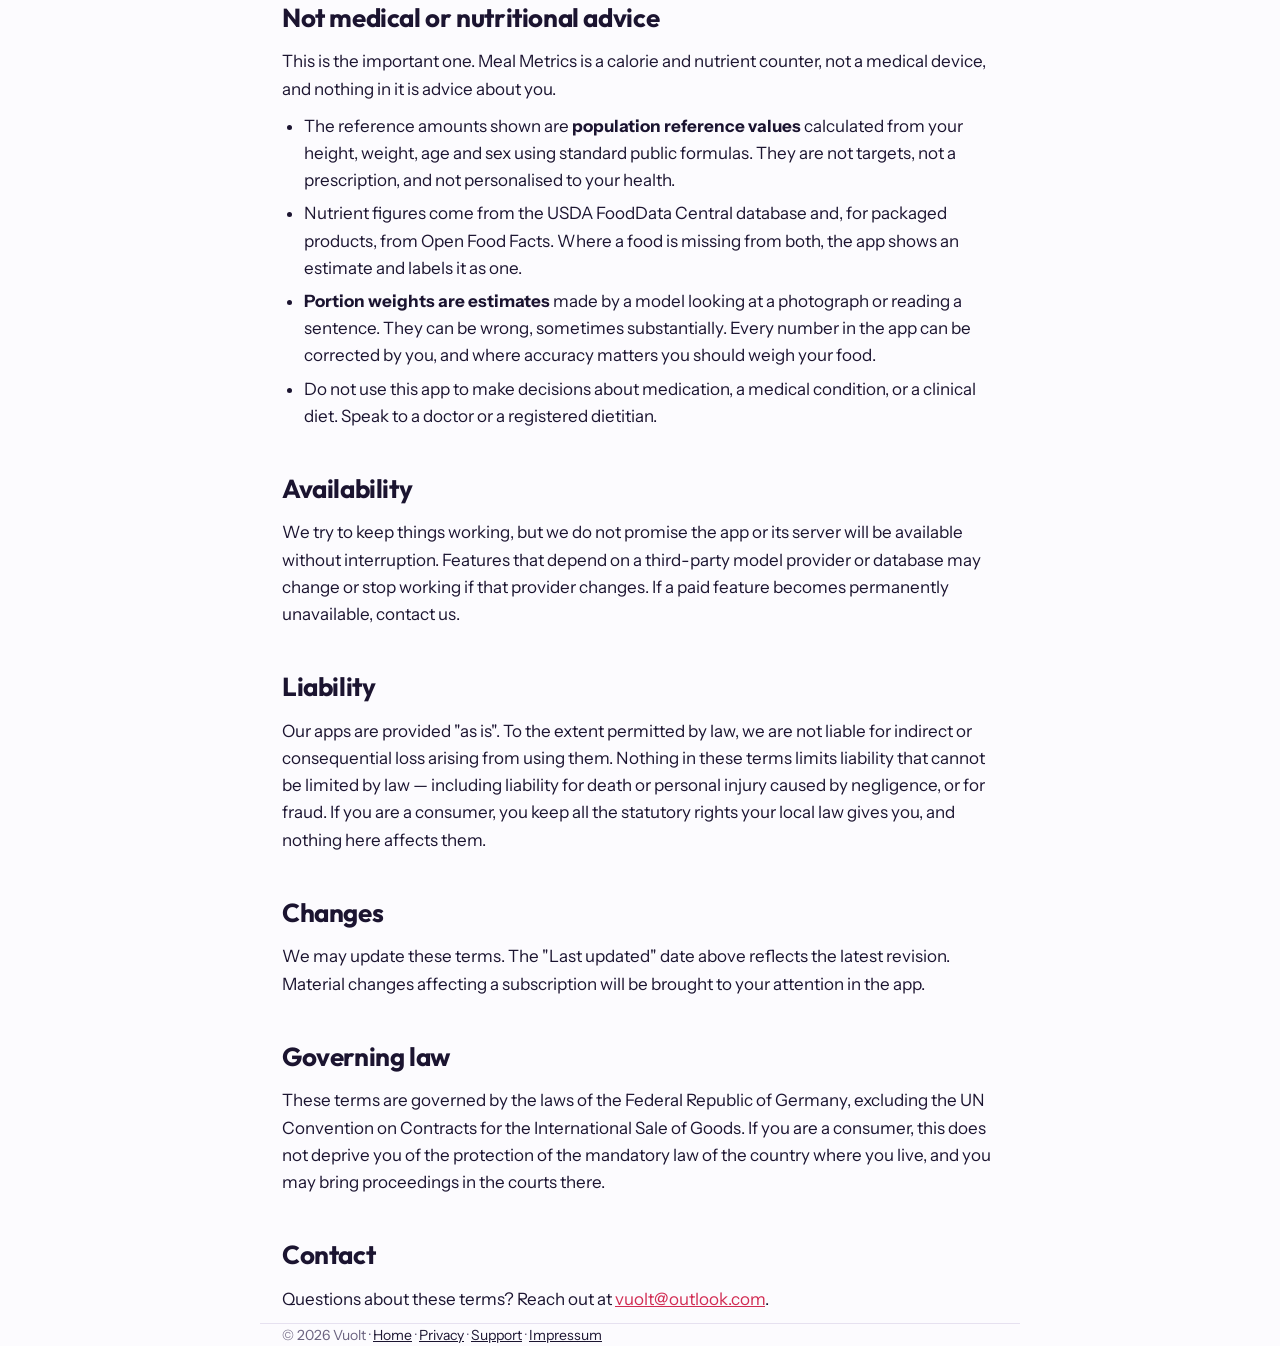
<file: terms.html>
<!DOCTYPE html>
<html lang="en">
<head>
<meta charset="UTF-8">
<meta name="viewport" content="width=device-width, initial-scale=1.0">
<title>Terms of Use — Vuolt</title>
<meta name="description" content="Terms of use for apps published by Vuolt, including Meal Metrics subscriptions.">
<link rel="preconnect" href="https://fonts.googleapis.com">
<link rel="preconnect" href="https://fonts.gstatic.com" crossorigin>
<link href="https://fonts.googleapis.com/css2?family=Outfit:wght@700&family=Instrument+Sans:wght@400;600;700&display=swap" rel="stylesheet">
<link rel="stylesheet" href="site.css">
</head>
<body>
<header>
  <div class="wrap">
    <a class="back" href="index.html">&larr; All apps</a>
    <div class="brand">Vuolt</div>
    <h1>Terms of Use</h1>
    <div class="updated">Last updated: 24 September 2026</div>
  </div>
</header>

<main class="wrap">
  <div class="note">
    These terms cover the apps published by <strong>Vuolt</strong> ("we"); provider
    details are in our <a href="impressum.html">Impressum</a>. The sections on
    subscriptions apply to <strong>Meal Metrics</strong>, which is the app that has them.
  </div>

  <p>By downloading or using one of our apps, you agree to these terms. If you do not
  agree with them, please do not use the app.</p>

  <h2 id="licence">Your licence</h2>
  <p>We grant you a personal, non-transferable licence to use our apps on devices you
  own or control, for your own use. You may not resell them, rent them out, or try to
  extract their source code. Apps bought from the App Store are also covered by
  Apple's <a href="https://www.apple.com/legal/internet-services/itunes/dev/stdeula/" target="_blank" rel="noopener">Licensed Application End User License Agreement</a>; where these terms and Apple's
  conflict, Apple's apply.</p>

  <h2 id="subscriptions">Subscriptions (Meal Metrics)</h2>
  <p>Meal Metrics offers an auto-renewing subscription for logging your meals — naming
  the food in a photograph or in a sentence you typed or spoke (using OpenAI's
  models), scanning barcodes and searching foods. Everything is included free for the
  first week; after it, logging meals needs a subscription. What you have already
  logged stays yours: your records, the full nutrient report, history and editing stay
  open with no subscription and no account.</p>
  <ul>
    <li><strong>What it costs and how long it lasts</strong> is shown on the purchase
    screen in the app, in your own currency, before you buy.</li>
    <li><strong>Payment</strong> is charged to your Apple Account at confirmation of
    purchase.</li>
    <li><strong>It renews automatically</strong> unless you turn off auto-renew at
    least 24 hours before the end of the current period. Your account is charged for
    renewal within 24 hours before the period ends.</li>
    <li><strong>To manage or cancel</strong>, go to Settings on your device, tap your
    name, then Subscriptions. Deleting the app does not cancel a subscription.</li>
    <li><strong>Free trial.</strong> Before subscribing, each installation gets
    everything for a limited number of days, with a fair-use allowance of photos and
    messages per day. The exact numbers are stated in the app. This allowance is
    counted on our server against a random identifier, so reinstalling does not reset
    it. Barcodes and search do not count towards it.</li>
    <li><strong>Fair use.</strong> Photos and messages are subject to a daily fair-use
    limit (currently 40 a day for subscribers), which exists to keep the service fast
    and affordable for everyone and which almost nobody reaches. The app shows the
    current number under About, and warns you when you are close to it. Barcodes and
    search don't count towards it. We may change the fair-use number; it will always be shown
    in the app.</li>
    <li><strong>Refunds</strong> are handled by Apple, not by us, under the
    <a href="https://www.apple.com/legal/internet-services/itunes/" target="_blank" rel="noopener">App Store terms</a>.</li>
  </ul>

  <h2 id="fair-use">Fair use</h2>
  <p>Our server exists to serve the app. You agree not to call it from anything else,
  not to attempt to work around the usage limits, and not to use it to process anything
  other than your own food. We apply rate limits and daily caps, and we may refuse or
  limit requests that appear automated or abusive. Persistent abuse may result in a
  device being blocked.</p>

  <h2 id="not-advice">Not medical or nutritional advice</h2>
  <p>This is the important one. Meal Metrics is a calorie and nutrient counter, not a medical device, and
  nothing in it is advice about you.</p>
  <ul>
    <li>The reference amounts shown are <strong>population reference values</strong>
    calculated from your height, weight, age and sex using standard public formulas.
    They are not targets, not a prescription, and not personalised to your health.</li>
    <li>Nutrient figures come from the USDA FoodData Central database and, for packaged
    products, from Open Food Facts. Where a food is missing from both, the app shows an
    estimate and labels it as one.</li>
    <li><strong>Portion weights are estimates</strong> made by a model looking at a
    photograph or reading a sentence. They can be wrong, sometimes substantially. Every
    number in the app can be corrected by you, and where accuracy matters you should
    weigh your food.</li>
    <li>Do not use this app to make decisions about medication, a medical condition, or
    a clinical diet. Speak to a doctor or a registered dietitian.</li>
  </ul>

  <h2 id="availability">Availability</h2>
  <p>We try to keep things working, but we do not promise the app or its server will be
  available without interruption. Features that depend on a third-party model provider
  or database may change or stop working if that provider changes. If a paid feature
  becomes permanently unavailable, contact us.</p>

  <h2 id="liability">Liability</h2>
  <p>Our apps are provided "as is". To the extent permitted by law, we are not liable
  for indirect or consequential loss arising from using them. Nothing in these terms
  limits liability that cannot be limited by law — including liability for death or
  personal injury caused by negligence, or for fraud. If you are a consumer, you keep
  all the statutory rights your local law gives you, and nothing here affects them.</p>

  <h2 id="changes">Changes</h2>
  <p>We may update these terms. The "Last updated" date above reflects the latest
  revision. Material changes affecting a subscription will be brought to your attention
  in the app.</p>

  <h2 id="law">Governing law</h2>
  <p>These terms are governed by the laws of the Federal Republic of Germany, excluding
  the UN Convention on Contracts for the International Sale of Goods. If you are a
  consumer, this does not deprive you of the protection of the mandatory law of the
  country where you live, and you may bring proceedings in the courts there.</p>

  <h2 id="contact">Contact</h2>
  <p>Questions about these terms? Reach out at <a href="mailto:vuolt@outlook.com">vuolt@outlook.com</a>.</p>
</main>

<footer class="wrap">
  &copy; <span id="yr"></span> Vuolt &middot; <a href="index.html">Home</a> &middot; <a href="privacy.html">Privacy</a> &middot; <a href="support.html">Support</a> &middot; <a href="impressum.html">Impressum</a>
</footer>
<script>
  document.getElementById('yr').textContent=new Date().getFullYear();
</script>
</body>
</html>
</file>
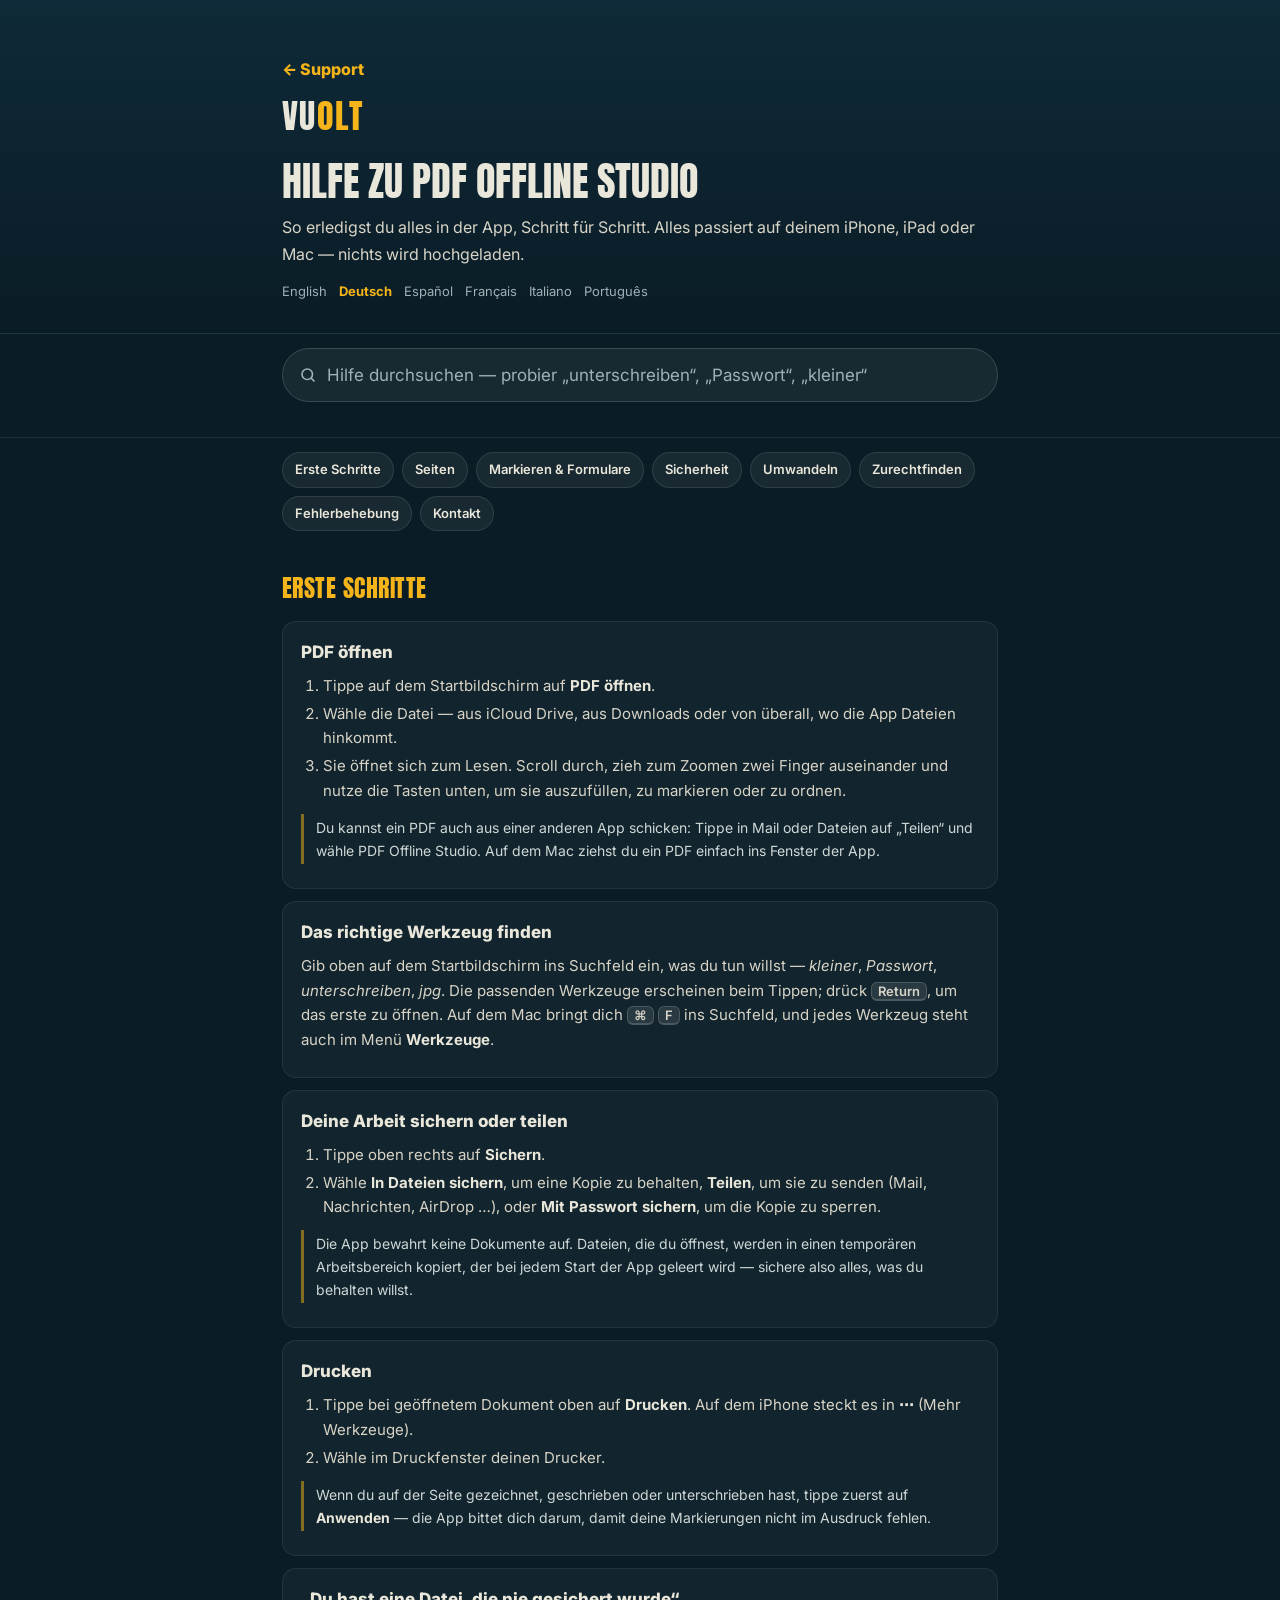
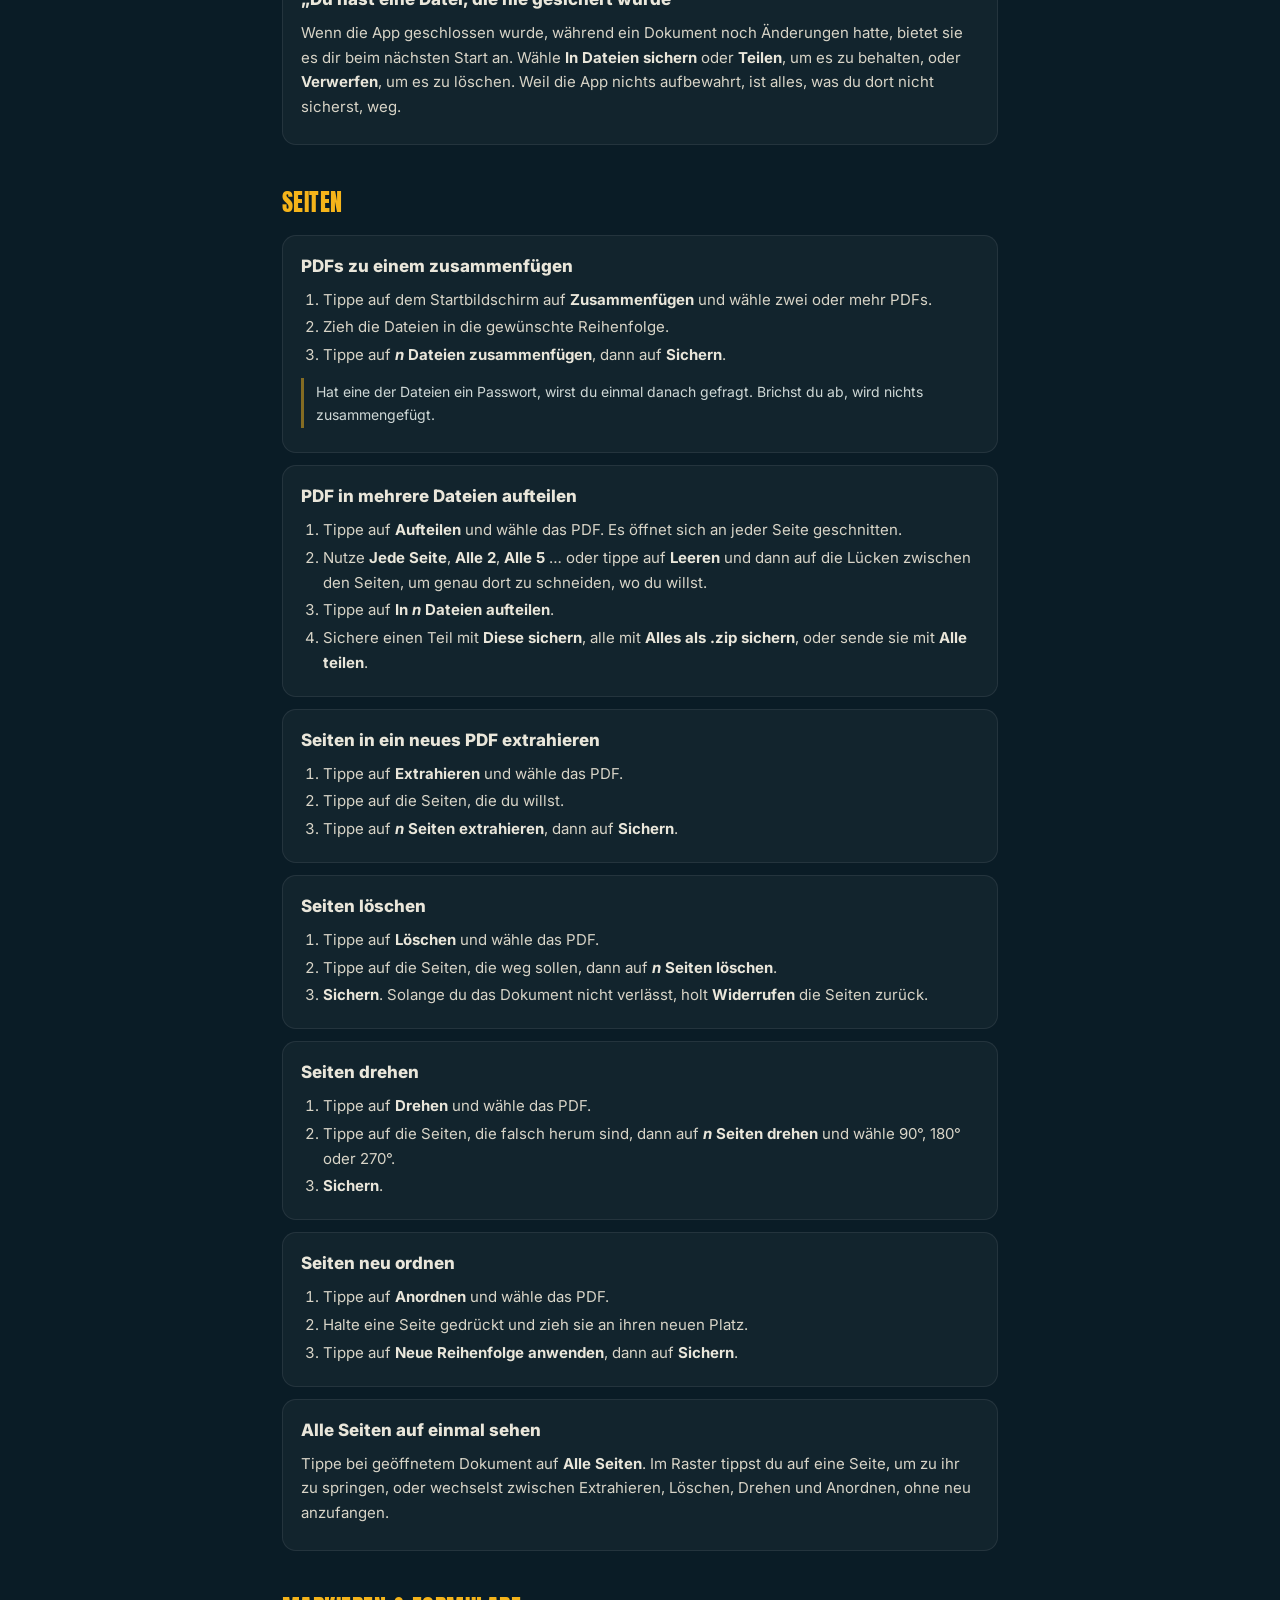
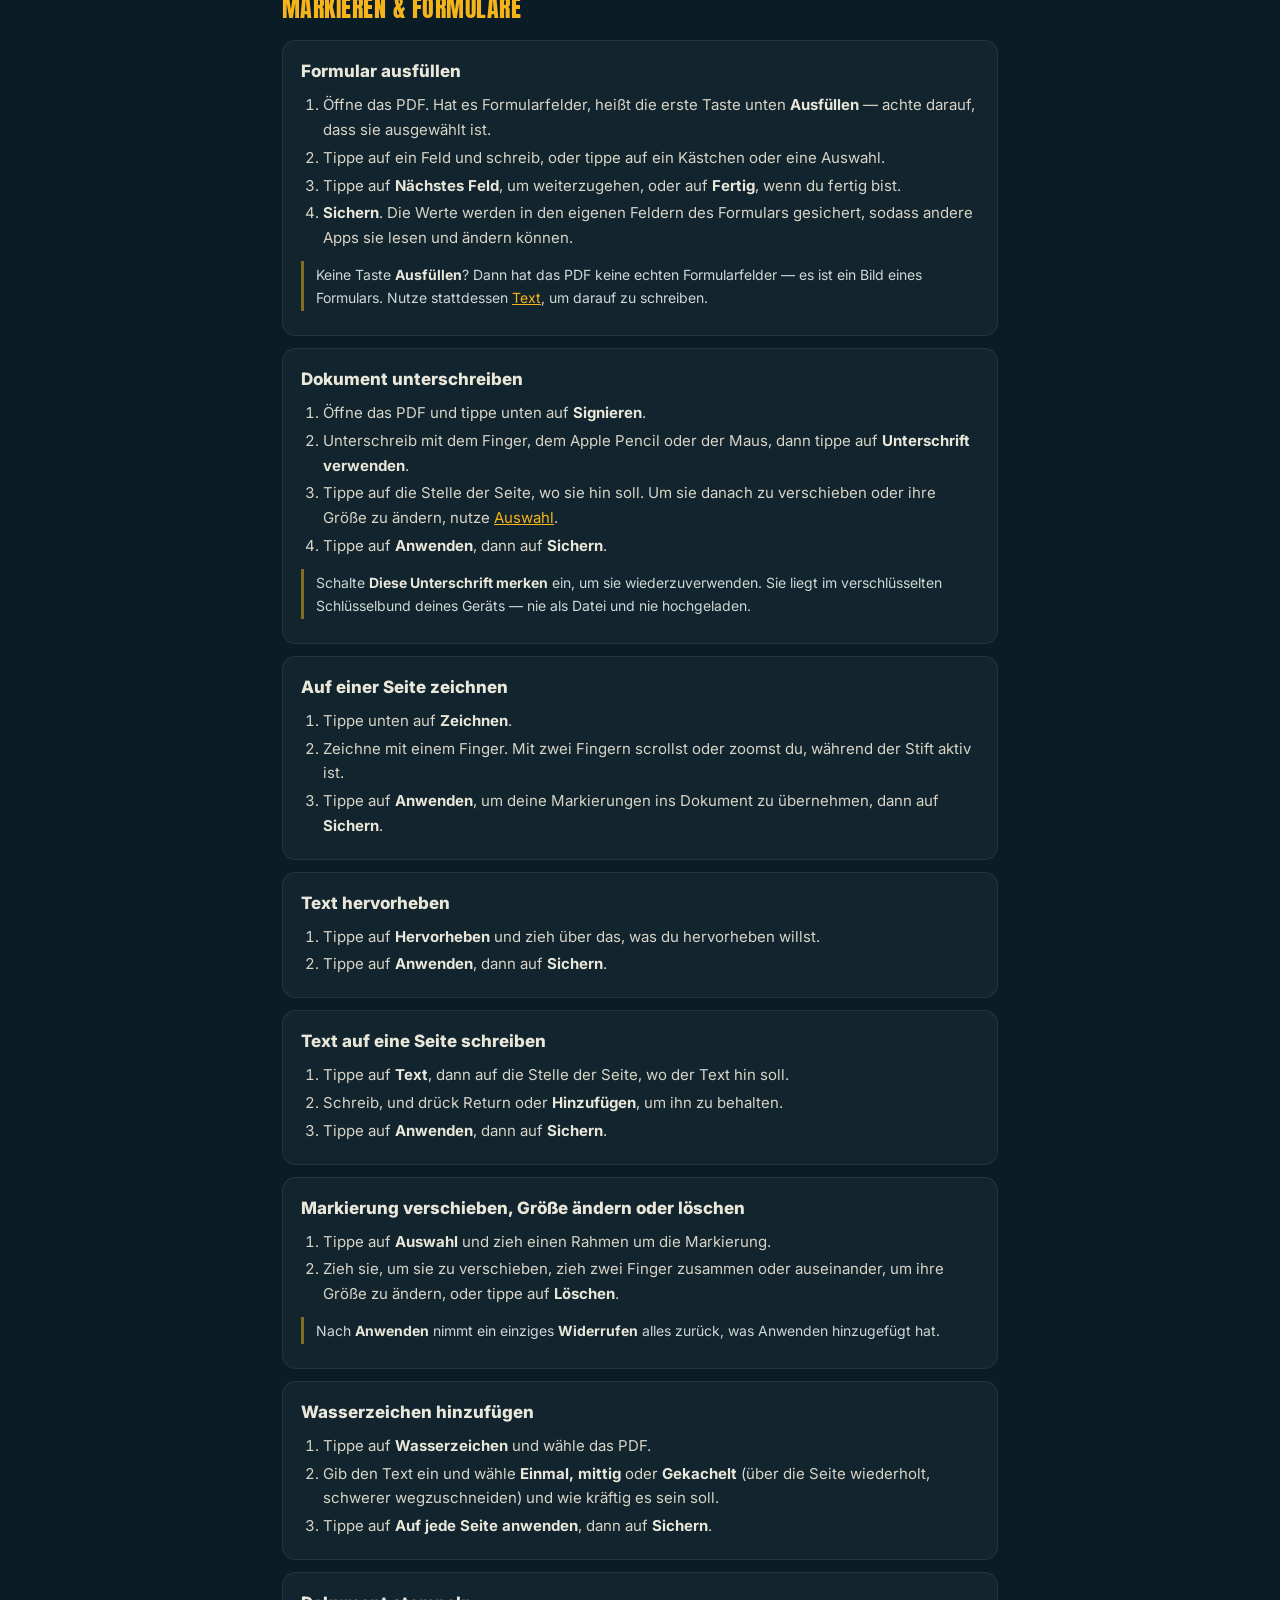
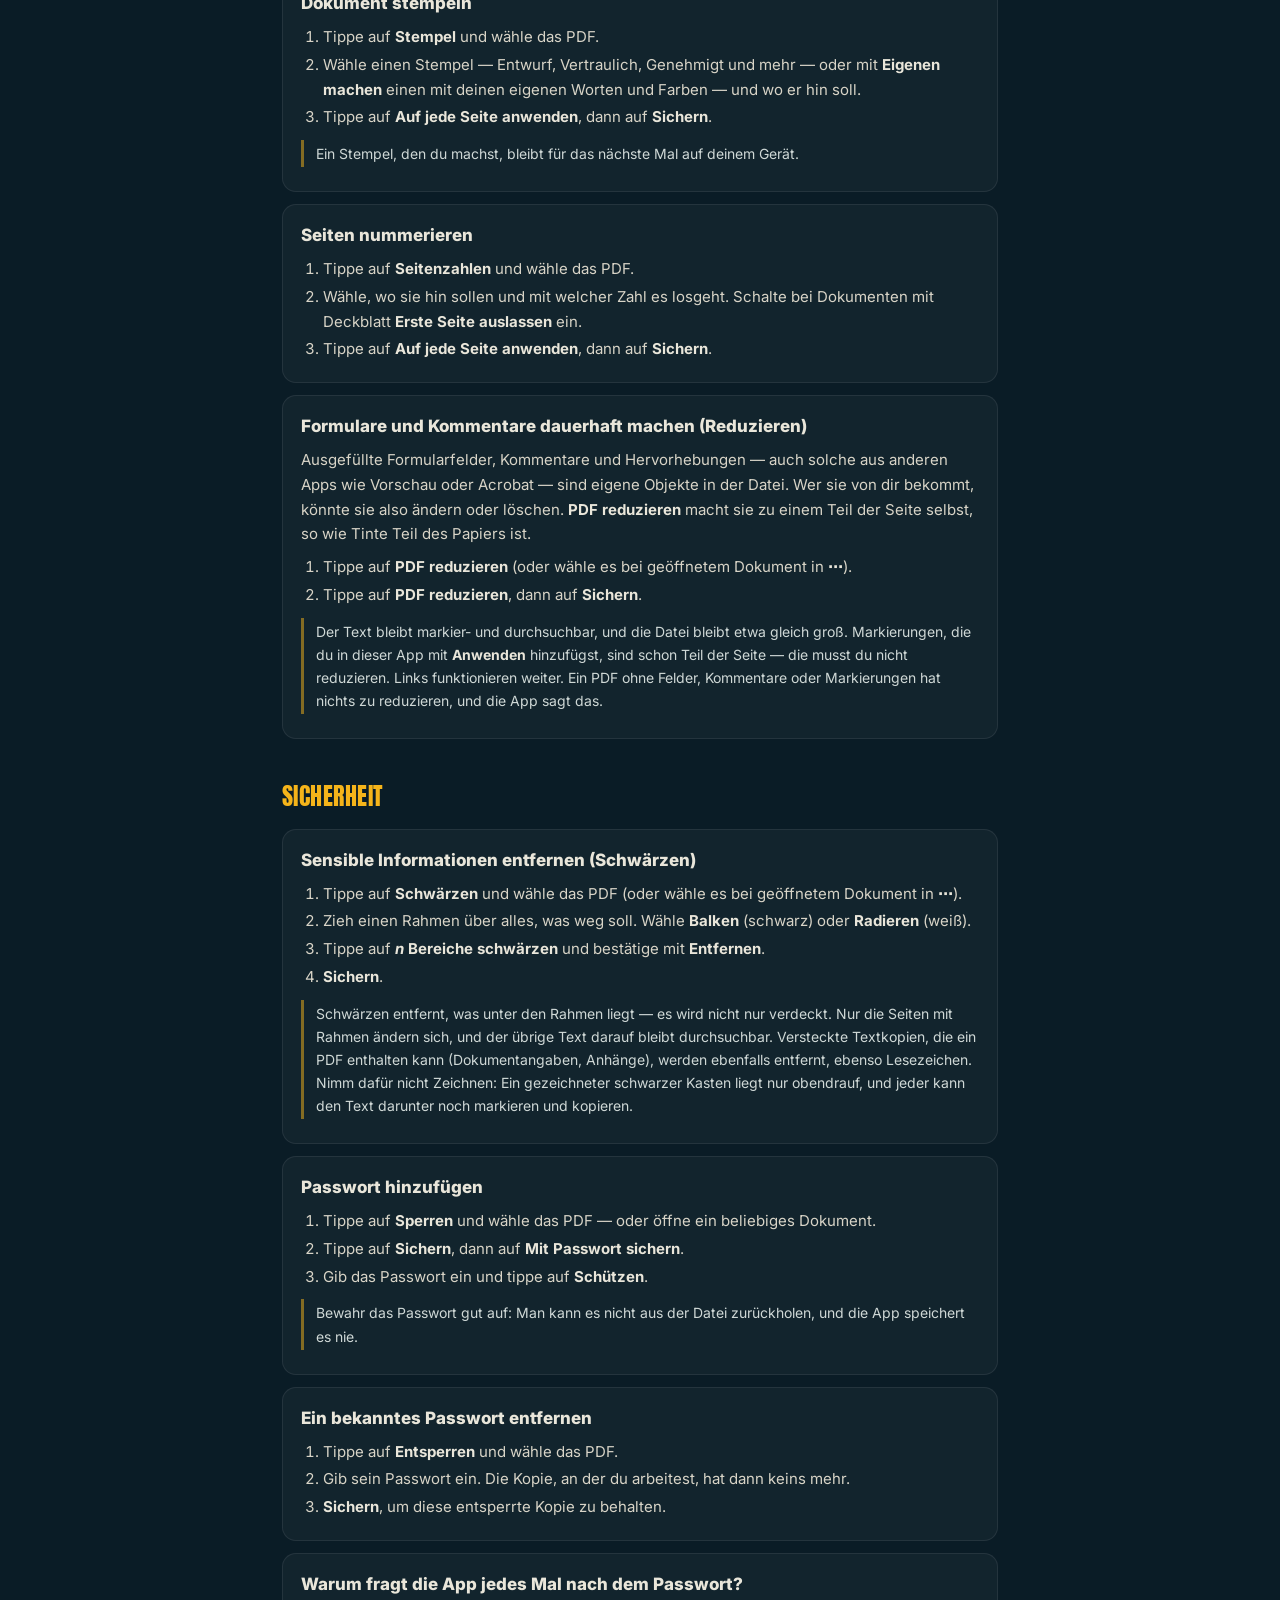
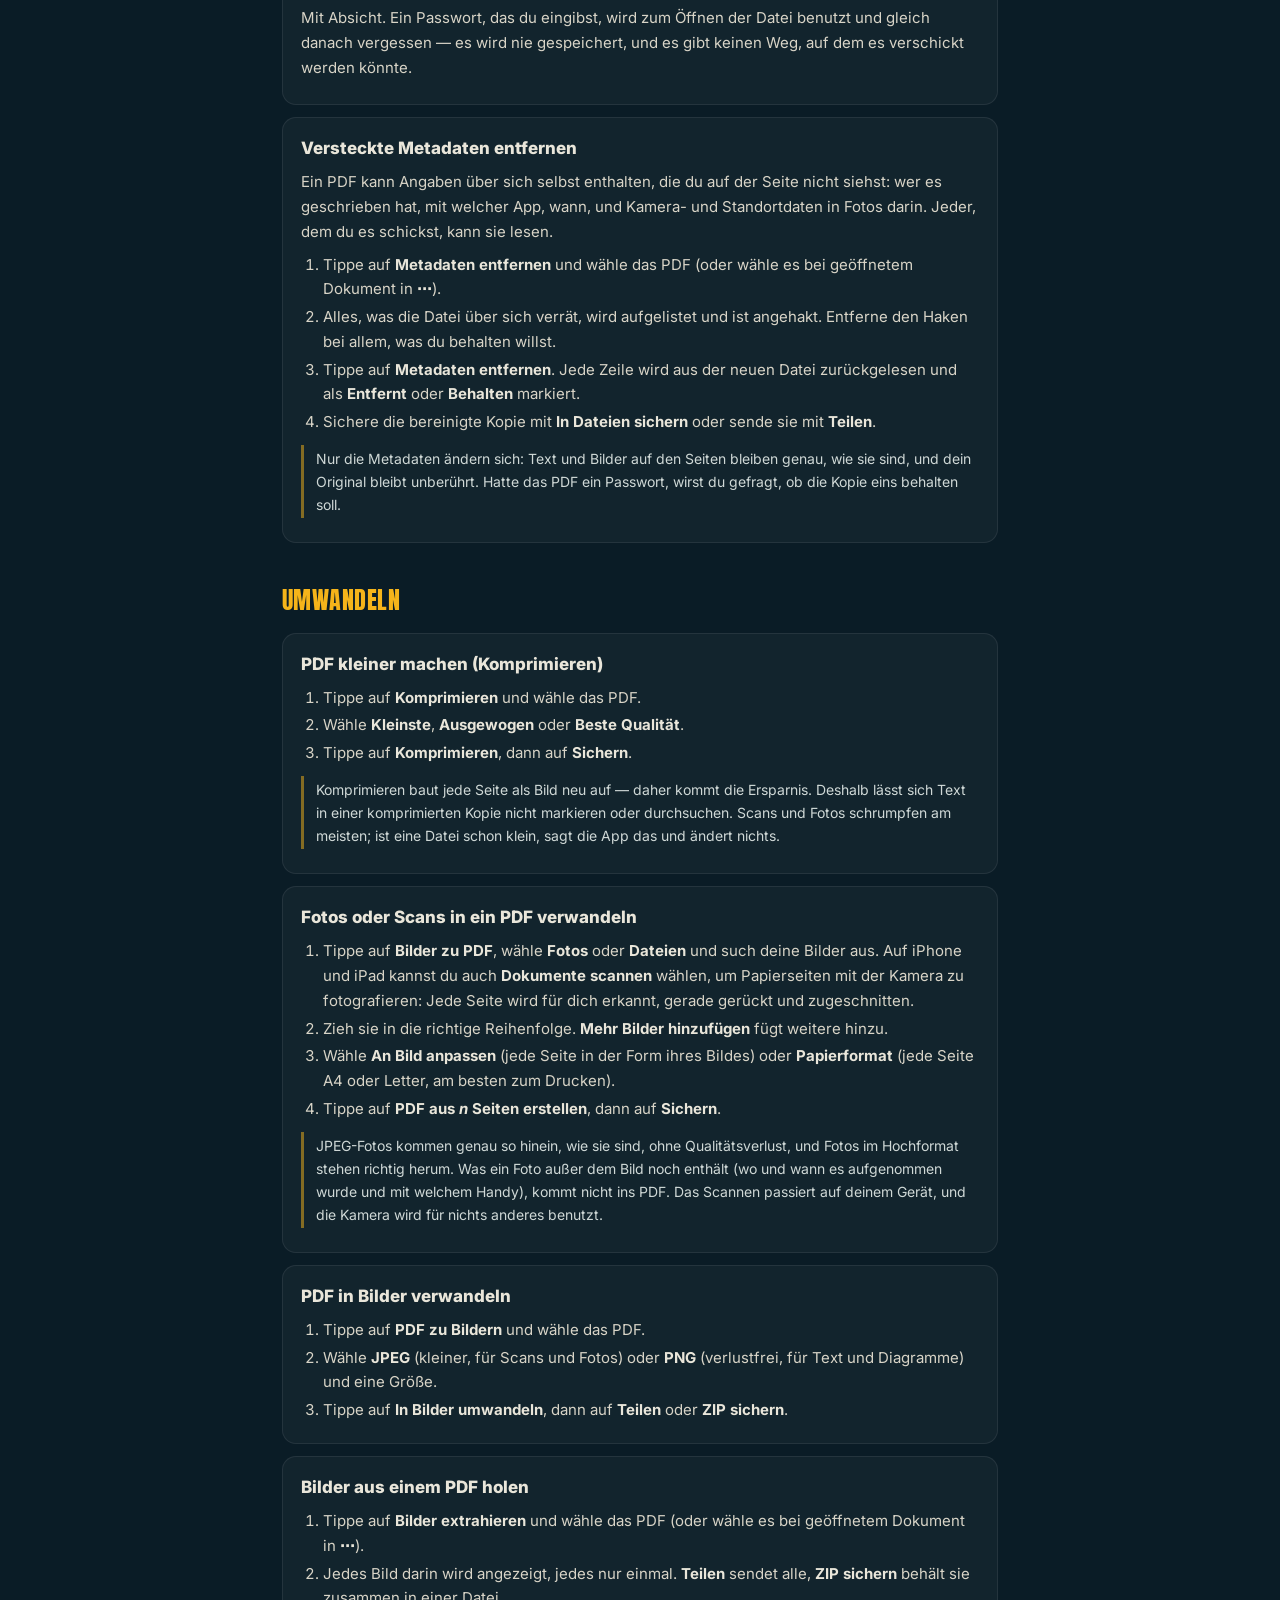
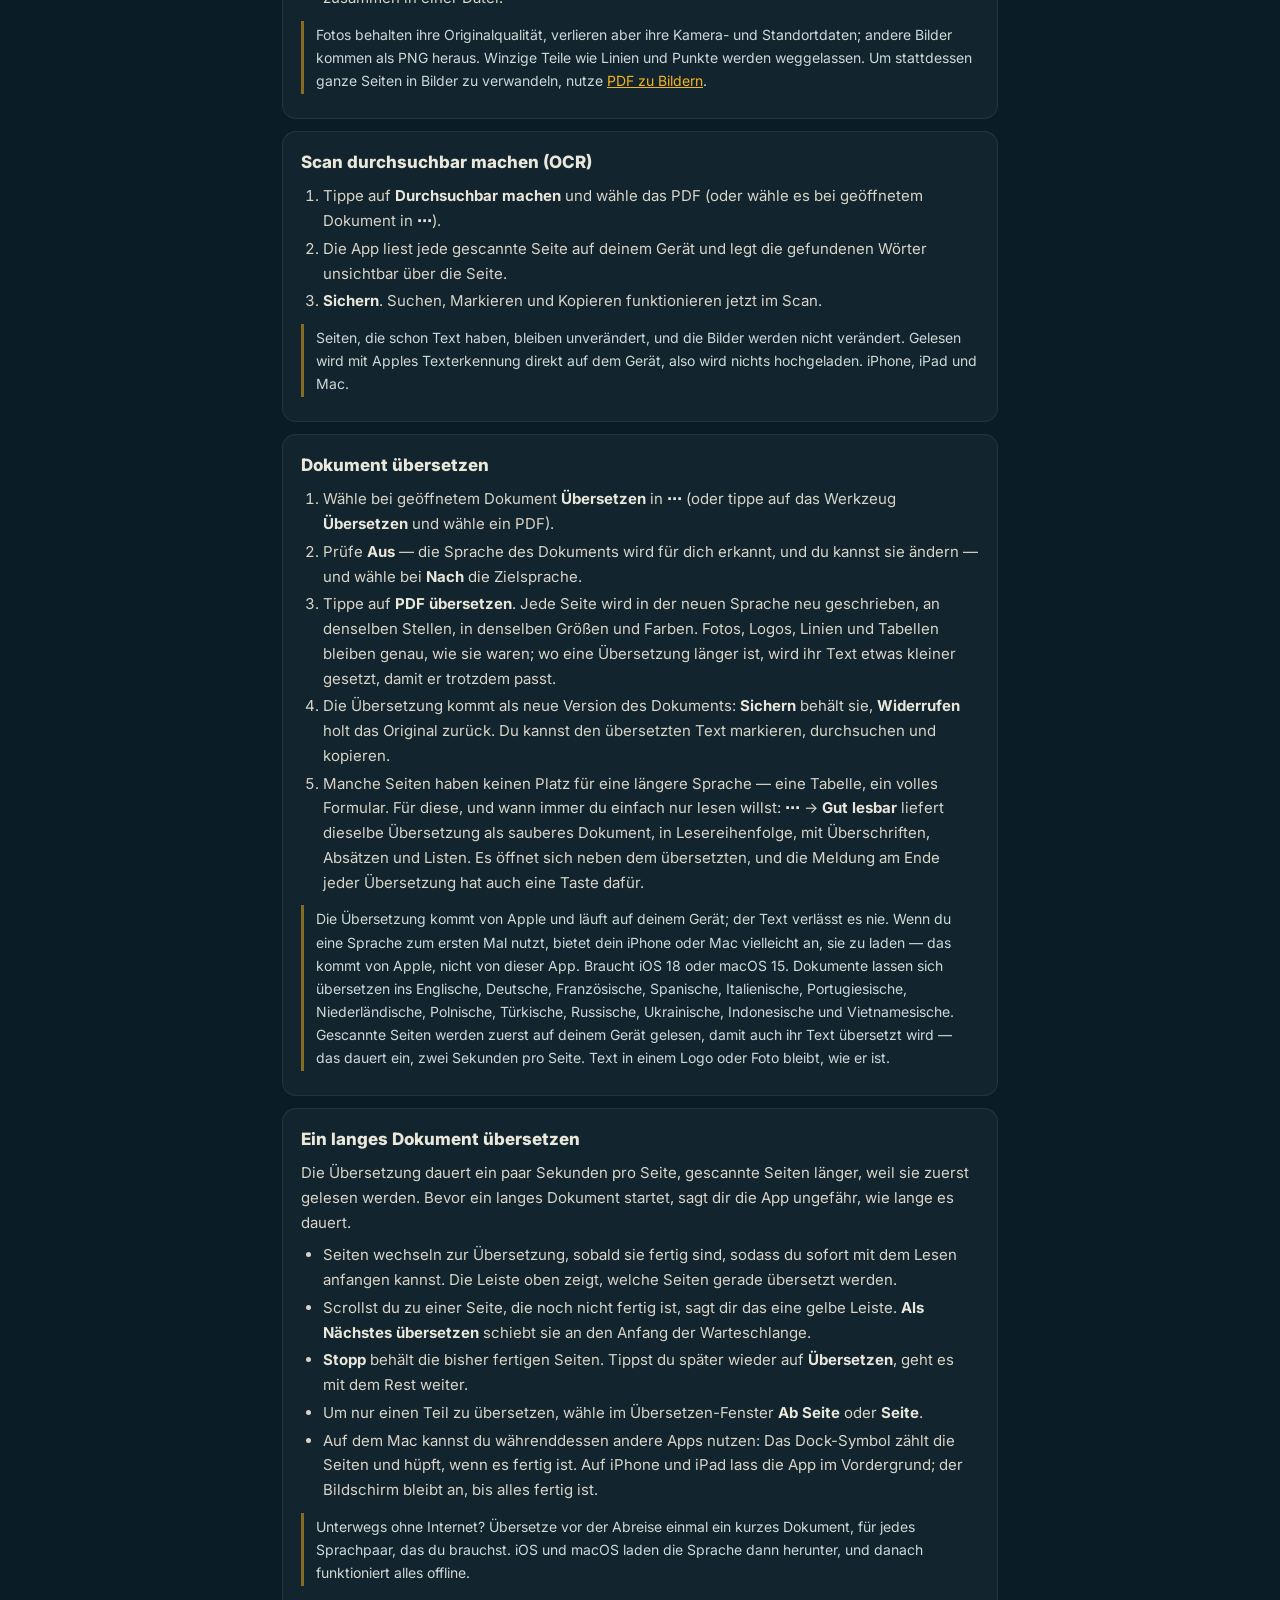
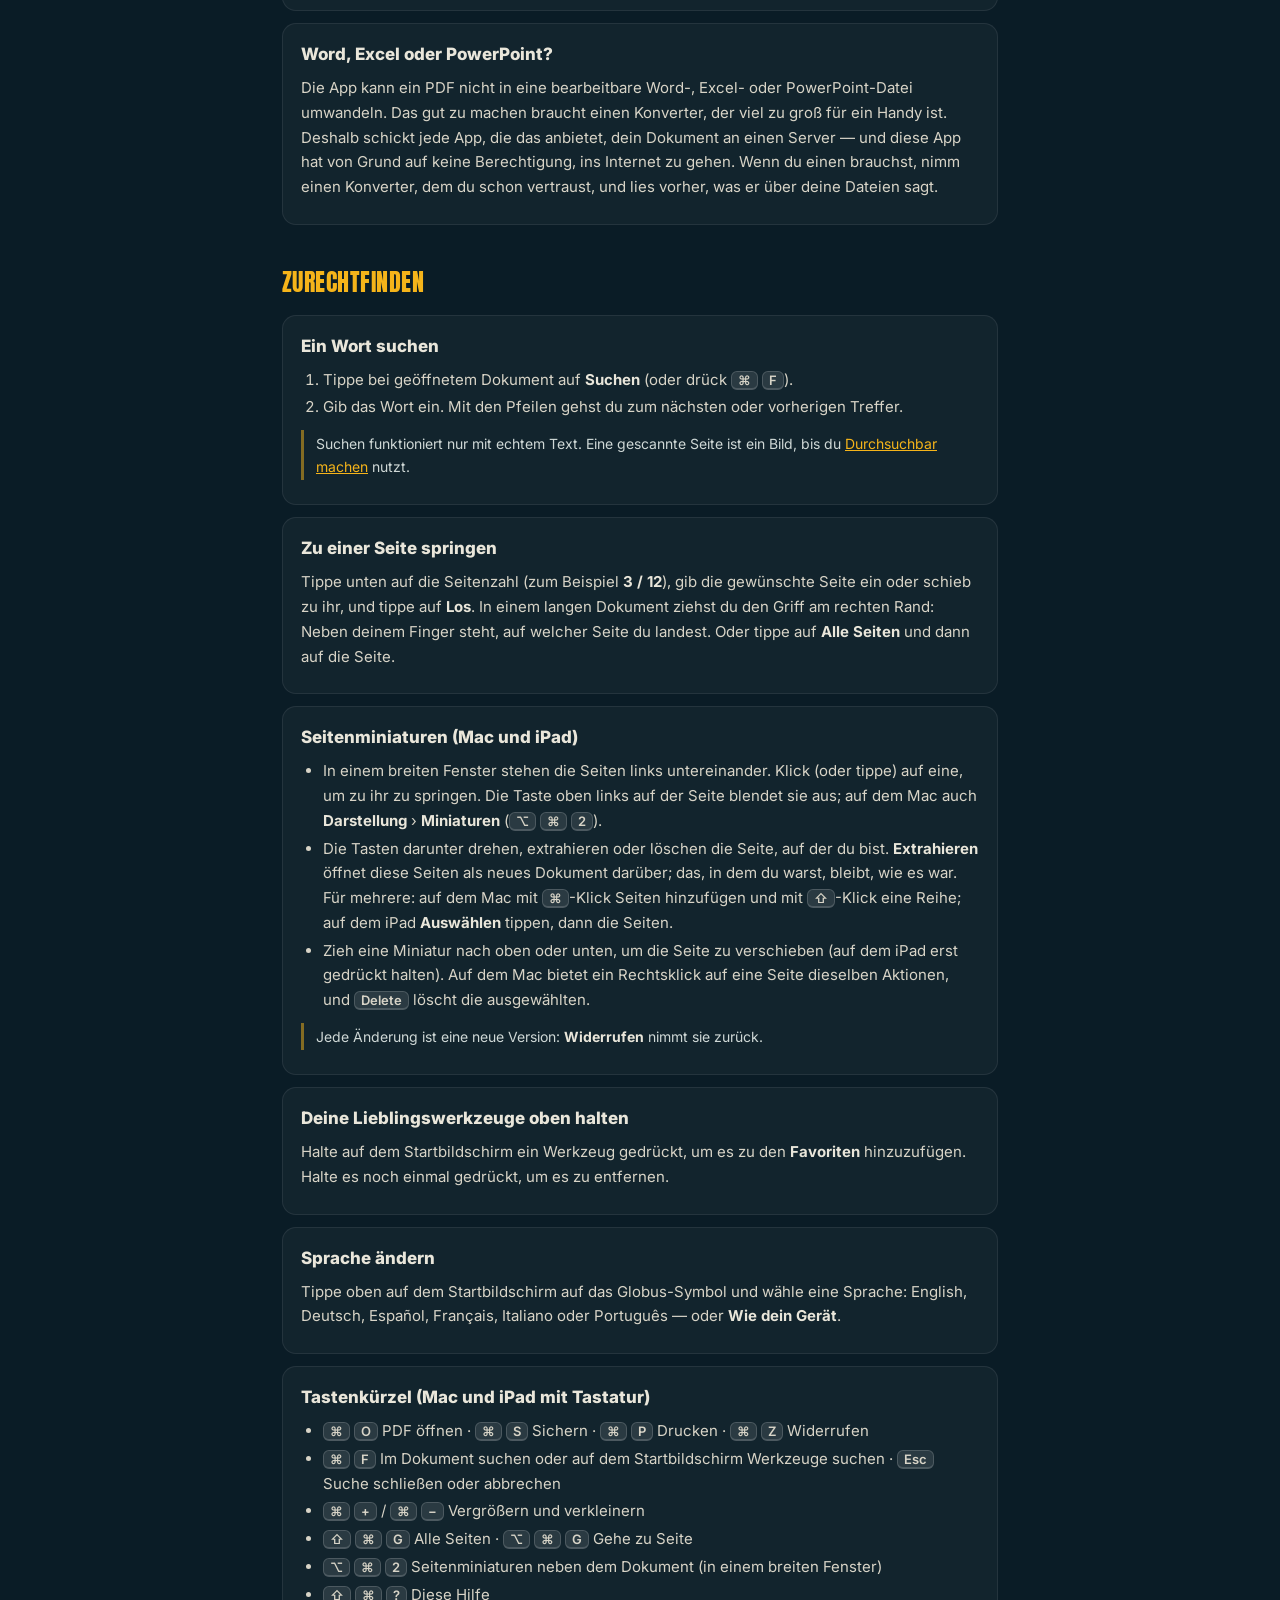
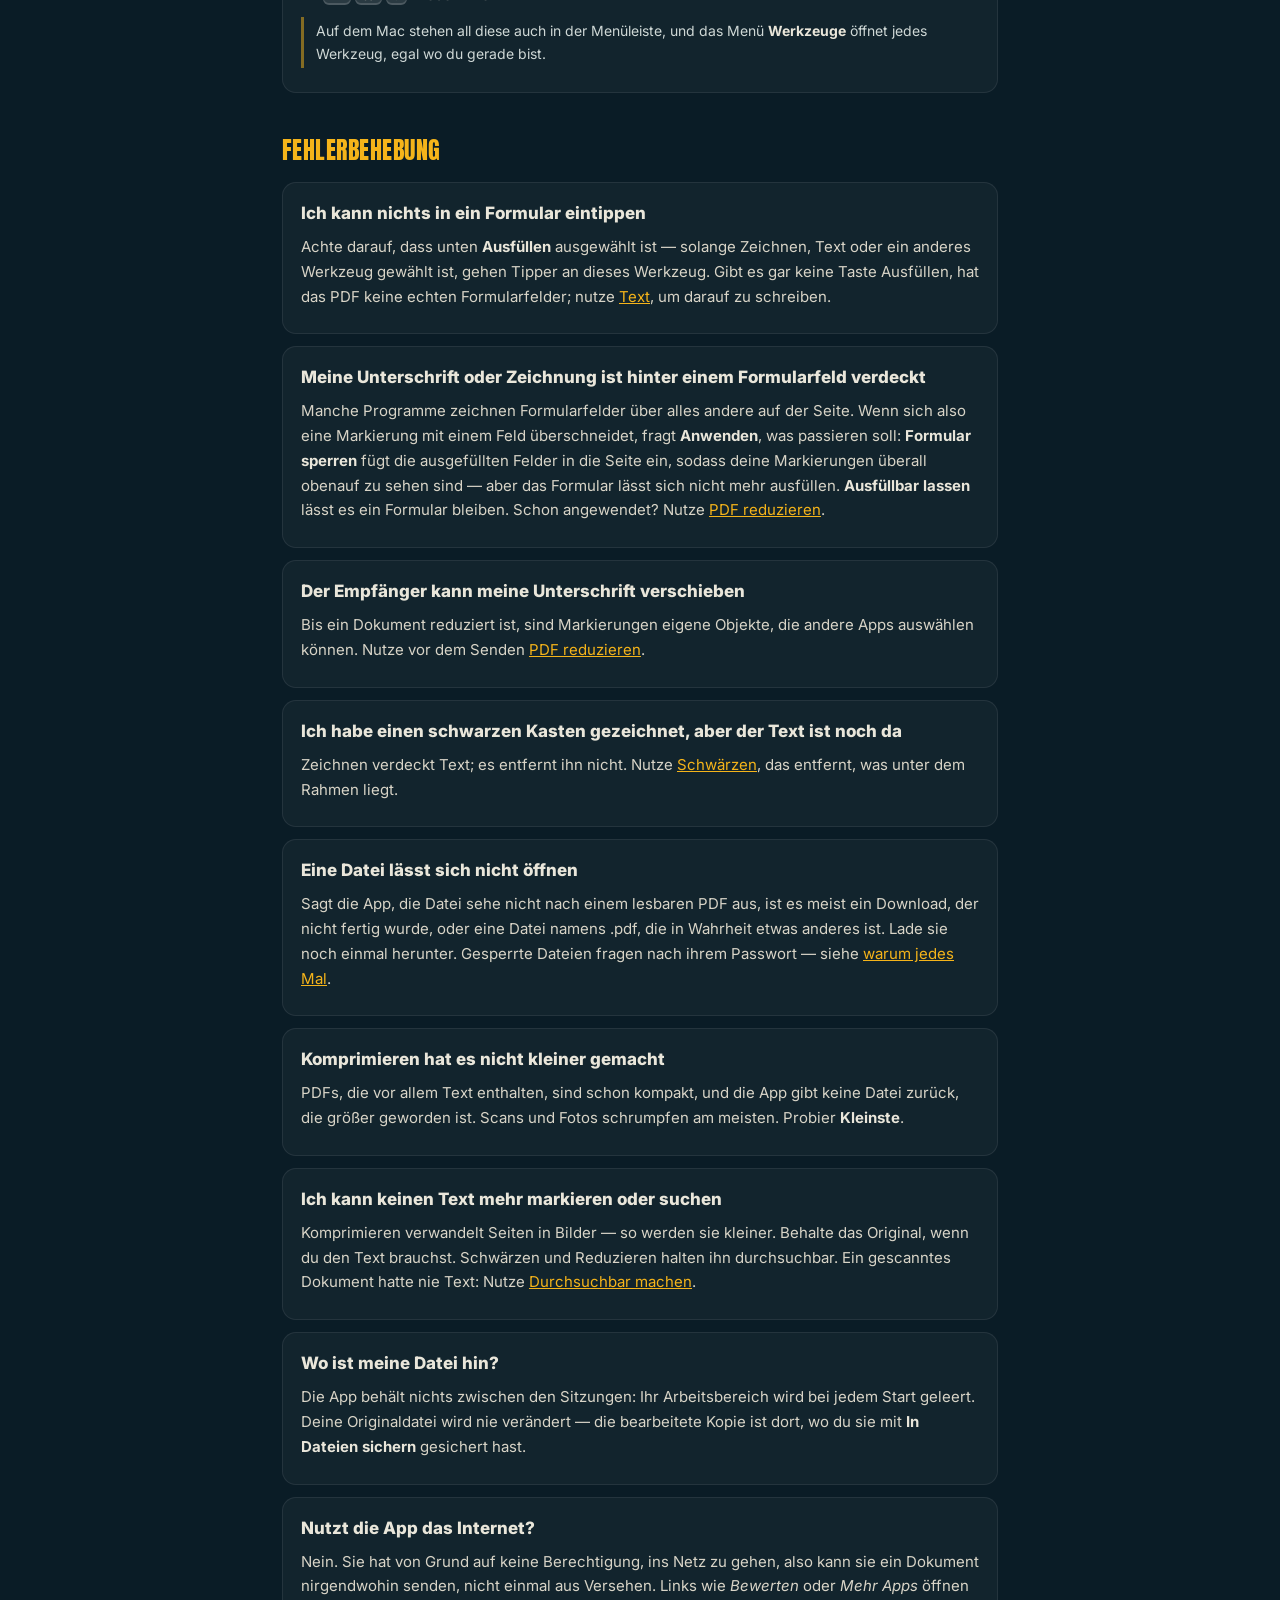
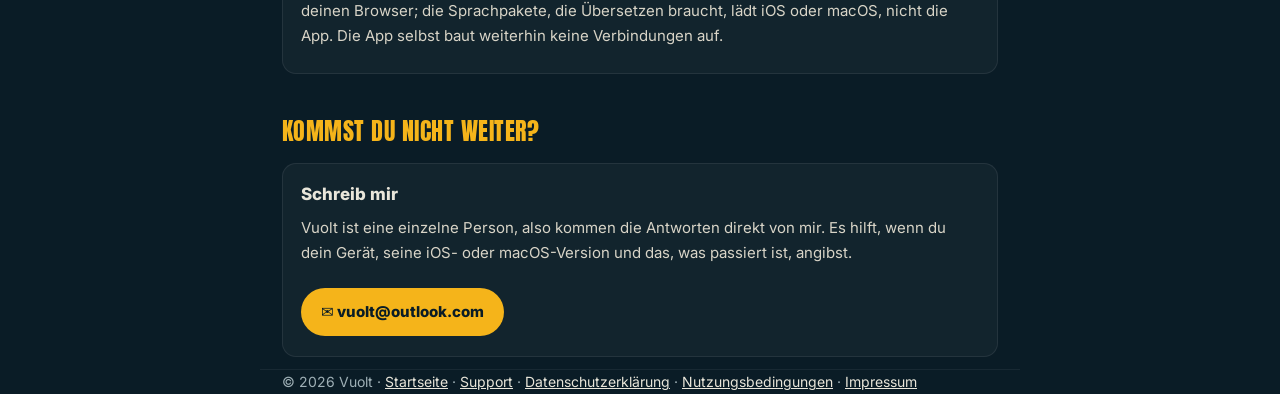
<file: pdf-offline-studio/help-de.html>
<!DOCTYPE html>
<html lang="de">
<head>
<meta charset="UTF-8">
<meta name="viewport" content="width=device-width, initial-scale=1.0">
<title>Hilfe zu PDF Offline Studio — Vuolt</title>
<meta name="description" content="So nutzt du jedes Werkzeug in PDF Offline Studio — zusammenfügen, aufteilen, Formulare ausfüllen, unterschreiben, schwärzen, komprimieren, übersetzen und mehr — mit einem Suchfeld, damit du die Antwort schnell findest.">
<link rel="alternate" hreflang="en" href="help.html">
<link rel="alternate" hreflang="de" href="help-de.html">
<link rel="alternate" hreflang="es" href="help-es.html">
<link rel="alternate" hreflang="fr" href="help-fr.html">
<link rel="alternate" hreflang="it" href="help-it.html">
<link rel="alternate" hreflang="pt" href="help-pt.html">
<link rel="preconnect" href="https://fonts.googleapis.com">
<link href="https://fonts.googleapis.com/css2?family=Anton&family=Inter:wght@400;600;800&display=swap" rel="stylesheet">
<!-- Made by tool/help_build.py in the PDF Offline Studio repo from help/de.json. Edit that, not this. -->
<style>
  :root{--navy:#0a1c26;--navy2:#0f2a38;--cream:#e9e6da;--amber:#f5b41a;--amber-d:#d8951a;--ink:#0a1c26;--muted:#9fb0b6;--card:rgba(255,255,255,.035);--line:rgba(255,255,255,.08)}
  *{box-sizing:border-box;margin:0;padding:0}
  body{font-family:'Inter',system-ui,sans-serif;background:var(--navy);color:var(--cream);line-height:1.65}
  a{color:var(--amber)}
  .wrap{max-width:760px;margin:0 auto;padding:0 22px}
  header{background:linear-gradient(180deg,var(--navy2),var(--navy));padding:56px 0 30px;border-bottom:1px solid rgba(255,255,255,.06)}
  .back{display:inline-block;margin-bottom:6px;color:var(--amber);font-weight:800;text-decoration:none}
  .brand{font-family:'Anton',sans-serif;font-size:34px;letter-spacing:.04em;text-transform:uppercase}
  .brand span{color:var(--amber)}
  h1{font-family:'Anton',sans-serif;font-weight:400;text-transform:uppercase;font-size:40px;margin-top:14px;line-height:1.15}
  .lead{color:#d8d4c7;margin-top:10px}

  /* Search: sticky, so it is always one tap away on a long page. */
  .search{position:sticky;top:0;z-index:5;background:var(--navy);padding:14px 0 12px;border-bottom:1px solid var(--line)}
  .search input{width:100%;font:inherit;font-size:17px;color:var(--cream);background:rgba(255,255,255,.06);
    border:1px solid rgba(255,255,255,.14);border-radius:999px;padding:12px 18px 12px 44px;outline:none;
    background-image:url("data:image/svg+xml,%3Csvg xmlns='http://www.w3.org/2000/svg' width='18' height='18' viewBox='0 0 24 24' fill='none' stroke='%239fb0b6' stroke-width='2.2' stroke-linecap='round'%3E%3Ccircle cx='11' cy='11' r='7'/%3E%3Cpath d='m20 20-3.5-3.5'/%3E%3C/svg%3E");
    background-repeat:no-repeat;background-position:16px center}
  .search input:focus{border-color:var(--amber);background-color:rgba(245,180,26,.06)}
  .search input::placeholder{color:var(--muted)}
  .count{color:var(--muted);font-size:13px;margin:8px 4px 0;min-height:1.2em}

  main{padding:18px 0 60px}
  .jump{display:flex;flex-wrap:wrap;gap:8px;margin:14px 0 4px;padding:0;list-style:none}
  .jump a{display:inline-block;padding:6px 12px;border-radius:999px;font-size:13px;font-weight:600;
          text-decoration:none;color:var(--cream);background:rgba(255,255,255,.06);border:1px solid rgba(255,255,255,.1)}
  .jump a:hover{background:rgba(245,180,26,.16);border-color:rgba(245,180,26,.4);color:var(--amber)}
  h2{font-family:'Anton',sans-serif;font-weight:400;text-transform:uppercase;letter-spacing:.02em;font-size:24px;color:var(--amber);margin:38px 0 12px;scroll-margin-top:90px}
  .topic{background:var(--card);border:1px solid var(--line);border-radius:14px;padding:16px 18px;margin:12px 0;scroll-margin-top:90px}
  .topic h3{font-size:17px;font-weight:800;color:var(--cream);display:flex;align-items:baseline;gap:8px}
  .topic h3 .anchor{opacity:0;text-decoration:none;color:var(--muted);font-weight:600;font-size:14px;transition:opacity .15s}
  .topic:hover h3 .anchor,.topic h3 .anchor:focus{opacity:1}
  .topic p,.topic li{color:#d8d4c7;font-size:15px}
  .topic p{margin:8px 0}
  .topic ol,.topic ul{margin:8px 0 4px 22px}
  .topic li{margin:3px 0}
  .topic .tip{font-size:14px;color:#cfd8d6;border-left:3px solid rgba(245,180,26,.5);padding:2px 0 2px 12px;margin-top:10px}
  :target{border-color:rgba(245,180,26,.55);box-shadow:0 0 0 1px rgba(245,180,26,.25)}
  b.ui{color:var(--cream);font-weight:700}
  kbd{font:600 13px 'Inter',system-ui,sans-serif;background:rgba(255,255,255,.1);border:1px solid rgba(255,255,255,.16);border-bottom-width:2px;border-radius:6px;padding:0 6px}
  mark{background:rgba(245,180,26,.35);color:inherit;border-radius:3px;padding:0 1px}
  .hidden{display:none}
  .none{background:rgba(245,180,26,.1);border:1px solid rgba(245,180,26,.25);border-radius:12px;padding:16px;margin:20px 0}
  .email-btn{display:inline-flex;align-items:center;gap:8px;margin:14px 0 4px;padding:12px 20px;border-radius:999px;
    background:var(--amber);color:var(--ink);font-weight:800;font-size:15px;text-decoration:none}
  .email-btn:hover{background:var(--amber-d)}
  footer{padding:30px 0;border-top:1px solid rgba(255,255,255,.06);color:var(--muted);font-size:14px}
  footer a{color:var(--cream)}
  @media (max-width:520px){h1{font-size:32px}.topic{padding:14px 15px}}
  .langs{display:flex;flex-wrap:wrap;gap:6px 12px;margin-top:14px;font-size:13px}
  .langs a{color:var(--muted);text-decoration:none}
  .langs a[aria-current]{color:var(--amber);font-weight:700}
</style>
</head>
<body data-one="1 Antwort" data-many="{n} Antworten" data-anchor="Link zu dieser Antwort">

<header>
  <div class="wrap">
    <a class="back" href="../support.html">← Support</a>
    <div class="brand">VU<span>OLT</span></div>
    <h1>Hilfe zu PDF Offline Studio</h1>
    <p class="lead">So erledigst du alles in der App, Schritt für Schritt. Alles passiert auf deinem iPhone, iPad oder Mac — nichts wird hochgeladen.</p>
    <nav class="langs">
      <a href="help.html" hreflang="en">English</a>
      <a href="help-de.html" hreflang="de" aria-current="page">Deutsch</a>
      <a href="help-es.html" hreflang="es">Español</a>
      <a href="help-fr.html" hreflang="fr">Français</a>
      <a href="help-it.html" hreflang="it">Italiano</a>
      <a href="help-pt.html" hreflang="pt">Português</a>
    </nav>
  </div>
</header>

<div class="search">
  <div class="wrap">
    <input id="q" type="search" placeholder="Hilfe durchsuchen — probier „unterschreiben“, „Passwort“, „kleiner“" autocomplete="off" aria-label="Hilfe durchsuchen">
    <p class="count" id="count" aria-live="polite"></p>
  </div>
</div>

<main class="wrap">
  <ul class="jump" id="jump">
    <li><a href="#getting-started">Erste Schritte</a></li>
    <li><a href="#pages">Seiten</a></li>
    <li><a href="#mark-up">Markieren &amp; Formulare</a></li>
    <li><a href="#security">Sicherheit</a></li>
    <li><a href="#convert">Umwandeln</a></li>
    <li><a href="#around">Zurechtfinden</a></li>
    <li><a href="#troubleshooting">Fehlerbehebung</a></li>
    <li><a href="#contact">Kontakt</a></li>
  </ul>

  <!-- ================================================================ -->
  <h2 id="getting-started">Erste Schritte</h2>

  <section class="topic" id="open" data-keys="öffnen datei laden importieren dokument starten lesen ansehen pdf öffnen open file load import document start read view">
    <h3>PDF öffnen</h3>
    <ol>
      <li>Tippe auf dem Startbildschirm auf <b class="ui">PDF öffnen</b>.</li>
      <li>Wähle die Datei — aus iCloud Drive, aus Downloads oder von überall, wo die App Dateien hinkommt.</li>
      <li>Sie öffnet sich zum Lesen. Scroll durch, zieh zum Zoomen zwei Finger auseinander und nutze die Tasten unten, um sie auszufüllen, zu markieren oder zu ordnen.</li>
    </ol>
    <p class="tip">Du kannst ein PDF auch aus einer anderen App schicken: Tippe in Mail oder Dateien auf „Teilen“ und wähle PDF Offline Studio. Auf dem Mac ziehst du ein PDF einfach ins Fenster der App.</p>
  </section>

  <section class="topic" id="find-tool" data-keys="werkzeug finden suchen startbildschirm welches werkzeug wo ist funktion suche find tool search home which tool where is">
    <h3>Das richtige Werkzeug finden</h3>
    <p>Gib oben auf dem Startbildschirm ins Suchfeld ein, was du tun willst — <i>kleiner</i>, <i>Passwort</i>, <i>unterschreiben</i>, <i>jpg</i>. Die passenden Werkzeuge erscheinen beim Tippen; drück <kbd>Return</kbd>, um das erste zu öffnen. Auf dem Mac bringt dich <kbd>⌘</kbd> <kbd>F</kbd> ins Suchfeld, und jedes Werkzeug steht auch im Menü <b class="ui">Werkzeuge</b>.</p>
  </section>

  <section class="topic" id="save" data-keys="sichern speichern exportieren herunterladen behalten dateien teilen senden e-mail airdrop save export download keep files share send email airdrop">
    <h3>Deine Arbeit sichern oder teilen</h3>
    <ol>
      <li>Tippe oben rechts auf <b class="ui">Sichern</b>.</li>
      <li>Wähle <b class="ui">In Dateien sichern</b>, um eine Kopie zu behalten, <b class="ui">Teilen</b>, um sie zu senden (Mail, Nachrichten, AirDrop …), oder <b class="ui">Mit Passwort sichern</b>, um die Kopie zu sperren.</li>
    </ol>
    <p class="tip">Die App bewahrt keine Dokumente auf. Dateien, die du öffnest, werden in einen temporären Arbeitsbereich kopiert, der bei jedem Start der App geleert wird — sichere also alles, was du behalten willst.</p>
  </section>

  <section class="topic" id="print" data-keys="drucken drucker papier ausdrucken airprint print printer paper airprint">
    <h3>Drucken</h3>
    <ol>
      <li>Tippe bei geöffnetem Dokument oben auf <b class="ui">Drucken</b>. Auf dem iPhone steckt es in <b class="ui">⋯</b> (Mehr Werkzeuge).</li>
      <li>Wähle im Druckfenster deinen Drucker.</li>
    </ol>
    <p class="tip">Wenn du auf der Seite gezeichnet, geschrieben oder unterschrieben hast, tippe zuerst auf <b class="ui">Anwenden</b> — die App bittet dich darum, damit deine Markierungen nicht im Ausdruck fehlen.</p>
  </section>

  <section class="topic" id="unfinished" data-keys="ungesichert nicht gesichert absturz geschlossen wiederherstellen verloren änderungen unfinished work crash closed recover lost never saved">
    <h3>„Du hast eine Datei, die nie gesichert wurde“</h3>
    <p>Wenn die App geschlossen wurde, während ein Dokument noch Änderungen hatte, bietet sie es dir beim nächsten Start an. Wähle <b class="ui">In Dateien sichern</b> oder <b class="ui">Teilen</b>, um es zu behalten, oder <b class="ui">Verwerfen</b>, um es zu löschen. Weil die App nichts aufbewahrt, ist alles, was du dort nicht sicherst, weg.</p>
  </section>

  <!-- ================================================================ -->
  <h2 id="pages">Seiten</h2>

  <section class="topic" id="merge" data-keys="zusammenfügen kombinieren verbinden anhängen zusammen mehrere pdfs zu einem vereinen merge combine join append put together several multiple pdfs into one">
    <h3>PDFs zu einem zusammenfügen</h3>
    <ol>
      <li>Tippe auf dem Startbildschirm auf <b class="ui">Zusammenfügen</b> und wähle zwei oder mehr PDFs.</li>
      <li>Zieh die Dateien in die gewünschte Reihenfolge.</li>
      <li>Tippe auf <b class="ui"><i>n</i> Dateien zusammenfügen</b>, dann auf <b class="ui">Sichern</b>.</li>
    </ol>
    <p class="tip">Hat eine der Dateien ein Passwort, wirst du einmal danach gefragt. Brichst du ab, wird nichts zusammengefügt.</p>
  </section>

  <section class="topic" id="split" data-keys="aufteilen trennen teilen zerlegen schneiden mehrere dateien jede seite kapitel split separate break divide cut into several files every page chapters">
    <h3>PDF in mehrere Dateien aufteilen</h3>
    <ol>
      <li>Tippe auf <b class="ui">Aufteilen</b> und wähle das PDF. Es öffnet sich an jeder Seite geschnitten.</li>
      <li>Nutze <b class="ui">Jede Seite</b>, <b class="ui">Alle 2</b>, <b class="ui">Alle 5</b> … oder tippe auf <b class="ui">Leeren</b> und dann auf die Lücken zwischen den Seiten, um genau dort zu schneiden, wo du willst.</li>
      <li>Tippe auf <b class="ui">In <i>n</i> Dateien aufteilen</b>.</li>
      <li>Sichere einen Teil mit <b class="ui">Diese sichern</b>, alle mit <b class="ui">Alles als .zip sichern</b>, oder sende sie mit <b class="ui">Alle teilen</b>.</li>
    </ol>
  </section>

  <section class="topic" id="extract" data-keys="extrahieren nur einige seiten behalten auswählen wählen seiten herauskopieren herausnehmen extract keep only some pages pick choose select copy pages out new pdf">
    <h3>Seiten in ein neues PDF extrahieren</h3>
    <ol>
      <li>Tippe auf <b class="ui">Extrahieren</b> und wähle das PDF.</li>
      <li>Tippe auf die Seiten, die du willst.</li>
      <li>Tippe auf <b class="ui"><i>n</i> Seiten extrahieren</b>, dann auf <b class="ui">Sichern</b>.</li>
    </ol>
  </section>

  <section class="topic" id="delete" data-keys="löschen entfernen seiten leere seite loswerden wegmachen delete remove pages blank page get rid of">
    <h3>Seiten löschen</h3>
    <ol>
      <li>Tippe auf <b class="ui">Löschen</b> und wähle das PDF.</li>
      <li>Tippe auf die Seiten, die weg sollen, dann auf <b class="ui"><i>n</i> Seiten löschen</b>.</li>
      <li><b class="ui">Sichern</b>. Solange du das Dokument nicht verlässt, holt <b class="ui">Widerrufen</b> die Seiten zurück.</li>
    </ol>
  </section>

  <section class="topic" id="rotate" data-keys="drehen umdrehen seitlich kopfüber querformat hochformat ausrichtung rotate turn sideways upside down landscape portrait orientation">
    <h3>Seiten drehen</h3>
    <ol>
      <li>Tippe auf <b class="ui">Drehen</b> und wähle das PDF.</li>
      <li>Tippe auf die Seiten, die falsch herum sind, dann auf <b class="ui"><i>n</i> Seiten drehen</b> und wähle 90°, 180° oder 270°.</li>
      <li><b class="ui">Sichern</b>.</li>
    </ol>
  </section>

  <section class="topic" id="reorder" data-keys="anordnen umordnen verschieben seiten reihenfolge sortieren ziehen neu ordnen reorder rearrange move pages order sort drag">
    <h3>Seiten neu ordnen</h3>
    <ol>
      <li>Tippe auf <b class="ui">Anordnen</b> und wähle das PDF.</li>
      <li>Halte eine Seite gedrückt und zieh sie an ihren neuen Platz.</li>
      <li>Tippe auf <b class="ui">Neue Reihenfolge anwenden</b>, dann auf <b class="ui">Sichern</b>.</li>
    </ol>
  </section>

  <section class="topic" id="all-pages" data-keys="alle seiten raster miniaturen übersicht ordnen seitenansicht vorschaubilder all pages grid thumbnails overview organise organize page view">
    <h3>Alle Seiten auf einmal sehen</h3>
    <p>Tippe bei geöffnetem Dokument auf <b class="ui">Alle Seiten</b>. Im Raster tippst du auf eine Seite, um zu ihr zu springen, oder wechselst zwischen Extrahieren, Löschen, Drehen und Anordnen, ohne neu anzufangen.</p>
  </section>

  <!-- ================================================================ -->
  <h2 id="mark-up">Markieren &amp; Formulare</h2>

  <section class="topic" id="fill-form" data-keys="ausfüllen formular felder eintippen kästchen ankreuzen häkchen auswahlliste antrag steuerformular ausfüllbar fill form fields type in boxes tick checkbox dropdown application tax form fillable">
    <h3>Formular ausfüllen</h3>
    <ol>
      <li>Öffne das PDF. Hat es Formularfelder, heißt die erste Taste unten <b class="ui">Ausfüllen</b> — achte darauf, dass sie ausgewählt ist.</li>
      <li>Tippe auf ein Feld und schreib, oder tippe auf ein Kästchen oder eine Auswahl.</li>
      <li>Tippe auf <b class="ui">Nächstes Feld</b>, um weiterzugehen, oder auf <b class="ui">Fertig</b>, wenn du fertig bist.</li>
      <li><b class="ui">Sichern</b>. Die Werte werden in den eigenen Feldern des Formulars gesichert, sodass andere Apps sie lesen und ändern können.</li>
    </ol>
    <p class="tip">Keine Taste <b class="ui">Ausfüllen</b>? Dann hat das PDF keine echten Formularfelder — es ist ein Bild eines Formulars. Nutze stattdessen <a href="#add-text">Text</a>, um darauf zu schreiben.</p>
  </section>

  <section class="topic" id="sign" data-keys="unterschreiben unterschrift signieren initialen paraphe vertrag vereinbarung signatur sign signature initials autograph contract agreement">
    <h3>Dokument unterschreiben</h3>
    <ol>
      <li>Öffne das PDF und tippe unten auf <b class="ui">Signieren</b>.</li>
      <li>Unterschreib mit dem Finger, dem Apple Pencil oder der Maus, dann tippe auf <b class="ui">Unterschrift verwenden</b>.</li>
      <li>Tippe auf die Stelle der Seite, wo sie hin soll. Um sie danach zu verschieben oder ihre Größe zu ändern, nutze <a href="#edit-marks">Auswahl</a>.</li>
      <li>Tippe auf <b class="ui">Anwenden</b>, dann auf <b class="ui">Sichern</b>.</li>
    </ol>
    <p class="tip">Schalte <b class="ui">Diese Unterschrift merken</b> ein, um sie wiederzuverwenden. Sie liegt im verschlüsselten Schlüsselbund deines Geräts — nie als Datei und nie hochgeladen.</p>
  </section>

  <section class="topic" id="draw" data-keys="zeichnen stift freihand skizze handschrift von hand anmerken kritzeln malen draw pen freehand sketch write by hand annotate scribble">
    <h3>Auf einer Seite zeichnen</h3>
    <ol>
      <li>Tippe unten auf <b class="ui">Zeichnen</b>.</li>
      <li>Zeichne mit einem Finger. Mit zwei Fingern scrollst oder zoomst du, während der Stift aktiv ist.</li>
      <li>Tippe auf <b class="ui">Anwenden</b>, um deine Markierungen ins Dokument zu übernehmen, dann auf <b class="ui">Sichern</b>.</li>
    </ol>
  </section>

  <section class="topic" id="highlight" data-keys="hervorheben markieren textmarker gelb betonen anmerken highlight marker yellow emphasise emphasize annotate">
    <h3>Text hervorheben</h3>
    <ol>
      <li>Tippe auf <b class="ui">Hervorheben</b> und zieh über das, was du hervorheben willst.</li>
      <li>Tippe auf <b class="ui">Anwenden</b>, dann auf <b class="ui">Sichern</b>.</li>
    </ol>
  </section>

  <section class="topic" id="add-text" data-keys="text schreiben eintippen hinzufügen wörter notiz kommentar beschriftung schreibmaschine text type write add words note comment label typewriter">
    <h3>Text auf eine Seite schreiben</h3>
    <ol>
      <li>Tippe auf <b class="ui">Text</b>, dann auf die Stelle der Seite, wo der Text hin soll.</li>
      <li>Schreib, und drück Return oder <b class="ui">Hinzufügen</b>, um ihn zu behalten.</li>
      <li>Tippe auf <b class="ui">Anwenden</b>, dann auf <b class="ui">Sichern</b>.</li>
    </ol>
  </section>

  <section class="topic" id="edit-marks" data-keys="verschieben größe ändern löschen markierung auswählen ändern widerrufen anmerkung fehler bewegen move resize delete mark select change undo annotation mistake">
    <h3>Markierung verschieben, Größe ändern oder löschen</h3>
    <ol>
      <li>Tippe auf <b class="ui">Auswahl</b> und zieh einen Rahmen um die Markierung.</li>
      <li>Zieh sie, um sie zu verschieben, zieh zwei Finger zusammen oder auseinander, um ihre Größe zu ändern, oder tippe auf <b class="ui">Löschen</b>.</li>
    </ol>
    <p class="tip">Nach <b class="ui">Anwenden</b> nimmt ein einziges <b class="ui">Widerrufen</b> alles zurück, was Anwenden hinzugefügt hat.</p>
  </section>

  <section class="topic" id="watermark" data-keys="wasserzeichen vertraulich entwurf text jede seite hintergrund blass durchscheinend watermark confidential draft text every page background faint">
    <h3>Wasserzeichen hinzufügen</h3>
    <ol>
      <li>Tippe auf <b class="ui">Wasserzeichen</b> und wähle das PDF.</li>
      <li>Gib den Text ein und wähle <b class="ui">Einmal, mittig</b> oder <b class="ui">Gekachelt</b> (über die Seite wiederholt, schwerer wegzuschneiden) und wie kräftig es sein soll.</li>
      <li>Tippe auf <b class="ui">Auf jede Seite anwenden</b>, dann auf <b class="ui">Sichern</b>.</li>
    </ol>
  </section>

  <section class="topic" id="stamp" data-keys="stempel genehmigt entwurf vertraulich endgültig bezahlt erhalten eigener stempeln stamp approved draft confidential final paid received custom">
    <h3>Dokument stempeln</h3>
    <ol>
      <li>Tippe auf <b class="ui">Stempel</b> und wähle das PDF.</li>
      <li>Wähle einen Stempel — Entwurf, Vertraulich, Genehmigt und mehr — oder mit <b class="ui">Eigenen machen</b> einen mit deinen eigenen Worten und Farben — und wo er hin soll.</li>
      <li>Tippe auf <b class="ui">Auf jede Seite anwenden</b>, dann auf <b class="ui">Sichern</b>.</li>
    </ol>
    <p class="tip">Ein Stempel, den du machst, bleibt für das nächste Mal auf deinem Gerät.</p>
  </section>

  <section class="topic" id="page-numbers" data-keys="seitenzahlen nummerierung seiten nummerieren fußzeile zählen paginieren page numbers numbering number pages footer count">
    <h3>Seiten nummerieren</h3>
    <ol>
      <li>Tippe auf <b class="ui">Seitenzahlen</b> und wähle das PDF.</li>
      <li>Wähle, wo sie hin sollen und mit welcher Zahl es losgeht. Schalte bei Dokumenten mit Deckblatt <b class="ui">Erste Seite auslassen</b> ein.</li>
      <li>Tippe auf <b class="ui">Auf jede Seite anwenden</b>, dann auf <b class="ui">Sichern</b>.</li>
    </ol>
  </section>

  <section class="topic" id="flatten" data-keys="reduzieren fixieren dauerhaft markierungen sperren formularfelder kommentare hervorhebungen nicht verschiebbar nicht änderbar empfänger flatten fix marks permanent lock form fields comments highlights cannot be moved edited recipient merge">
    <h3>Formulare und Kommentare dauerhaft machen (Reduzieren)</h3>
    <p>Ausgefüllte Formularfelder, Kommentare und Hervorhebungen — auch solche aus anderen Apps wie Vorschau oder Acrobat — sind eigene Objekte in der Datei. Wer sie von dir bekommt, könnte sie also ändern oder löschen. <b class="ui">PDF reduzieren</b> macht sie zu einem Teil der Seite selbst, so wie Tinte Teil des Papiers ist.</p>
    <ol>
      <li>Tippe auf <b class="ui">PDF reduzieren</b> (oder wähle es bei geöffnetem Dokument in <b class="ui">⋯</b>).</li>
      <li>Tippe auf <b class="ui">PDF reduzieren</b>, dann auf <b class="ui">Sichern</b>.</li>
    </ol>
    <p class="tip">Der Text bleibt markier- und durchsuchbar, und die Datei bleibt etwa gleich groß. Markierungen, die du in dieser App mit <b class="ui">Anwenden</b> hinzufügst, sind schon Teil der Seite — die musst du nicht reduzieren. Links funktionieren weiter. Ein PDF ohne Felder, Kommentare oder Markierungen hat nichts zu reduzieren, und die App sagt das.</p>
  </section>

  <!-- ================================================================ -->
  <h2 id="security">Sicherheit</h2>

  <section class="topic" id="redact" data-keys="schwärzen schwarz abdecken entfernen verbergen sensibel vertraulich private daten zensieren löschen redact black out remove hide sensitive private information censor blackout erase">
    <h3>Sensible Informationen entfernen (Schwärzen)</h3>
    <ol>
      <li>Tippe auf <b class="ui">Schwärzen</b> und wähle das PDF (oder wähle es bei geöffnetem Dokument in <b class="ui">⋯</b>).</li>
      <li>Zieh einen Rahmen über alles, was weg soll. Wähle <b class="ui">Balken</b> (schwarz) oder <b class="ui">Radieren</b> (weiß).</li>
      <li>Tippe auf <b class="ui"><i>n</i> Bereiche schwärzen</b> und bestätige mit <b class="ui">Entfernen</b>.</li>
      <li><b class="ui">Sichern</b>.</li>
    </ol>
    <p class="tip">Schwärzen entfernt, was unter den Rahmen liegt — es wird nicht nur verdeckt. Nur die Seiten mit Rahmen ändern sich, und der übrige Text darauf bleibt durchsuchbar. Versteckte Textkopien, die ein PDF enthalten kann (Dokumentangaben, Anhänge), werden ebenfalls entfernt, ebenso Lesezeichen. Nimm dafür nicht Zeichnen: Ein gezeichneter schwarzer Kasten liegt nur obendrauf, und jeder kann den Text darunter noch markieren und kopieren.</p>
  </section>

  <section class="topic" id="lock" data-keys="passwort schützen sperren verschlüsseln sichern kennwort passwort hinzufügen password protect lock encrypt secure add password">
    <h3>Passwort hinzufügen</h3>
    <ol>
      <li>Tippe auf <b class="ui">Sperren</b> und wähle das PDF — oder öffne ein beliebiges Dokument.</li>
      <li>Tippe auf <b class="ui">Sichern</b>, dann auf <b class="ui">Mit Passwort sichern</b>.</li>
      <li>Gib das Passwort ein und tippe auf <b class="ui">Schützen</b>.</li>
    </ol>
    <p class="tip">Bewahr das Passwort gut auf: Man kann es nicht aus der Datei zurückholen, und die App speichert es nie.</p>
  </section>

  <section class="topic" id="unlock" data-keys="entsperren passwort entfernen entschlüsseln öffnen gesperrt geschützt kennwort unlock remove password decrypt open locked protected">
    <h3>Ein bekanntes Passwort entfernen</h3>
    <ol>
      <li>Tippe auf <b class="ui">Entsperren</b> und wähle das PDF.</li>
      <li>Gib sein Passwort ein. Die Kopie, an der du arbeitest, hat dann keins mehr.</li>
      <li><b class="ui">Sichern</b>, um diese entsperrte Kopie zu behalten.</li>
    </ol>
  </section>

  <section class="topic" id="password-privacy" data-keys="passwort gespeichert gemerkt schlüsselbund datenschutz fragt jedes mal wieder kennwort password stored remembered keychain privacy asks again">
    <h3>Warum fragt die App jedes Mal nach dem Passwort?</h3>
    <p>Mit Absicht. Ein Passwort, das du eingibst, wird zum Öffnen der Datei benutzt und gleich danach vergessen — es wird nie gespeichert, und es gibt keinen Weg, auf dem es verschickt werden könnte.</p>
  </section>

  <section class="topic" id="remove-metadata" data-keys="metadaten entfernen autor eigenschaften versteckte informationen angaben exif gps standort anonymisieren ersteller datum datenschutz remove metadata author properties hidden information details exif gps location anonymise anonymize creator producer dates privacy">
    <h3>Versteckte Metadaten entfernen</h3>
    <p>Ein PDF kann Angaben über sich selbst enthalten, die du auf der Seite nicht siehst: wer es geschrieben hat, mit welcher App, wann, und Kamera- und Standortdaten in Fotos darin. Jeder, dem du es schickst, kann sie lesen.</p>
    <ol>
      <li>Tippe auf <b class="ui">Metadaten entfernen</b> und wähle das PDF (oder wähle es bei geöffnetem Dokument in <b class="ui">⋯</b>).</li>
      <li>Alles, was die Datei über sich verrät, wird aufgelistet und ist angehakt. Entferne den Haken bei allem, was du behalten willst.</li>
      <li>Tippe auf <b class="ui">Metadaten entfernen</b>. Jede Zeile wird aus der neuen Datei zurückgelesen und als <b class="ui">Entfernt</b> oder <b class="ui">Behalten</b> markiert.</li>
      <li>Sichere die bereinigte Kopie mit <b class="ui">In Dateien sichern</b> oder sende sie mit <b class="ui">Teilen</b>.</li>
    </ol>
    <p class="tip">Nur die Metadaten ändern sich: Text und Bilder auf den Seiten bleiben genau, wie sie sind, und dein Original bleibt unberührt. Hatte das PDF ein Passwort, wirst du gefragt, ob die Kopie eins behalten soll.</p>
  </section>

  <!-- ================================================================ -->
  <h2 id="convert">Umwandeln</h2>

  <section class="topic" id="compress" data-keys="komprimieren kleiner verkleinern größe reduzieren schrumpfen e-mail anhang zu groß große datei compress smaller reduce size shrink email attachment too big large file">
    <h3>PDF kleiner machen (Komprimieren)</h3>
    <ol>
      <li>Tippe auf <b class="ui">Komprimieren</b> und wähle das PDF.</li>
      <li>Wähle <b class="ui">Kleinste</b>, <b class="ui">Ausgewogen</b> oder <b class="ui">Beste Qualität</b>.</li>
      <li>Tippe auf <b class="ui">Komprimieren</b>, dann auf <b class="ui">Sichern</b>.</li>
    </ol>
    <p class="tip">Komprimieren baut jede Seite als Bild neu auf — daher kommt die Ersparnis. Deshalb lässt sich Text in einer komprimierten Kopie nicht markieren oder durchsuchen. Scans und Fotos schrumpfen am meisten; ist eine Datei schon klein, sagt die App das und ändert nichts.</p>
  </section>

  <section class="topic" id="images-to-pdf" data-keys="bilder fotos scans jpg jpeg png heic kamera zu pdf umwandeln pdf erstellen dokumente scannen scanner papier beleg quittung standort gps images photos pictures scans jpg jpeg png heic camera to pdf convert make pdf scan documents scanner paper receipt location gps">
    <h3>Fotos oder Scans in ein PDF verwandeln</h3>
    <ol>
      <li>Tippe auf <b class="ui">Bilder zu PDF</b>, wähle <b class="ui">Fotos</b> oder <b class="ui">Dateien</b> und such deine Bilder aus. Auf iPhone und iPad kannst du auch <b class="ui">Dokumente scannen</b> wählen, um Papierseiten mit der Kamera zu fotografieren: Jede Seite wird für dich erkannt, gerade gerückt und zugeschnitten.</li>
      <li>Zieh sie in die richtige Reihenfolge. <b class="ui">Mehr Bilder hinzufügen</b> fügt weitere hinzu.</li>
      <li>Wähle <b class="ui">An Bild anpassen</b> (jede Seite in der Form ihres Bildes) oder <b class="ui">Papierformat</b> (jede Seite A4 oder Letter, am besten zum Drucken).</li>
      <li>Tippe auf <b class="ui">PDF aus <i>n</i> Seiten erstellen</b>, dann auf <b class="ui">Sichern</b>.</li>
    </ol>
    <p class="tip">JPEG-Fotos kommen genau so hinein, wie sie sind, ohne Qualitätsverlust, und Fotos im Hochformat stehen richtig herum. Was ein Foto außer dem Bild noch enthält (wo und wann es aufgenommen wurde und mit welchem Handy), kommt nicht ins PDF. Das Scannen passiert auf deinem Gerät, und die Kamera wird für nichts anderes benutzt.</p>
  </section>

  <section class="topic" id="pdf-to-images" data-keys="pdf zu bildern bilder jpg jpeg png seiten als bilder exportieren umwandeln konvertieren pdf to images pictures jpg jpeg png export pages as images convert">
    <h3>PDF in Bilder verwandeln</h3>
    <ol>
      <li>Tippe auf <b class="ui">PDF zu Bildern</b> und wähle das PDF.</li>
      <li>Wähle <b class="ui">JPEG</b> (kleiner, für Scans und Fotos) oder <b class="ui">PNG</b> (verlustfrei, für Text und Diagramme) und eine Größe.</li>
      <li>Tippe auf <b class="ui">In Bilder umwandeln</b>, dann auf <b class="ui">Teilen</b> oder <b class="ui">ZIP sichern</b>.</li>
    </ol>
  </section>

  <section class="topic" id="extract-images" data-keys="bilder extrahieren fotos herausholen sichern eingebettet jpg png zip speichern extract images photos pictures get save embedded jpg png zip">
    <h3>Bilder aus einem PDF holen</h3>
    <ol>
      <li>Tippe auf <b class="ui">Bilder extrahieren</b> und wähle das PDF (oder wähle es bei geöffnetem Dokument in <b class="ui">⋯</b>).</li>
      <li>Jedes Bild darin wird angezeigt, jedes nur einmal. <b class="ui">Teilen</b> sendet alle, <b class="ui">ZIP sichern</b> behält sie zusammen in einer Datei.</li>
    </ol>
    <p class="tip">Fotos behalten ihre Originalqualität, verlieren aber ihre Kamera- und Standortdaten; andere Bilder kommen als PNG heraus. Winzige Teile wie Linien und Punkte werden weggelassen. Um stattdessen ganze Seiten in Bilder zu verwandeln, nutze <a href="#pdf-to-images">PDF zu Bildern</a>.</p>
  </section>

  <section class="topic" id="make-searchable" data-keys="ocr texterkennung scan gescannt durchsuchbar erkennen text foto kopieren suchen markieren ocr scan scanned searchable recognise recognize text photo copy search select">
    <h3>Scan durchsuchbar machen (OCR)</h3>
    <ol>
      <li>Tippe auf <b class="ui">Durchsuchbar machen</b> und wähle das PDF (oder wähle es bei geöffnetem Dokument in <b class="ui">⋯</b>).</li>
      <li>Die App liest jede gescannte Seite auf deinem Gerät und legt die gefundenen Wörter unsichtbar über die Seite.</li>
      <li><b class="ui">Sichern</b>. Suchen, Markieren und Kopieren funktionieren jetzt im Scan.</li>
    </ol>
    <p class="tip">Seiten, die schon Text haben, bleiben unverändert, und die Bilder werden nicht verändert. Gelesen wird mit Apples Texterkennung direkt auf dem Gerät, also wird nichts hochgeladen. iPhone, iPad und Mac.</p>
  </section>

  <section class="topic" id="translate" data-keys="übersetzen übersetzung sprache fremdsprache deutsch französisch spanisch englisch verstehen lebenslauf brief umschreiben gedrängt überlappen gut lesbar translate translation language foreign german french spanish english understand cv letter rewrite crowded overlap easy read">
    <h3>Dokument übersetzen</h3>
    <ol>
      <li>Wähle bei geöffnetem Dokument <b class="ui">Übersetzen</b> in <b class="ui">⋯</b> (oder tippe auf das Werkzeug <b class="ui">Übersetzen</b> und wähle ein PDF).</li>
      <li>Prüfe <b class="ui">Aus</b> — die Sprache des Dokuments wird für dich erkannt, und du kannst sie ändern — und wähle bei <b class="ui">Nach</b> die Zielsprache.</li>
      <li>Tippe auf <b class="ui">PDF übersetzen</b>. Jede Seite wird in der neuen Sprache neu geschrieben, an denselben Stellen, in denselben Größen und Farben. Fotos, Logos, Linien und Tabellen bleiben genau, wie sie waren; wo eine Übersetzung länger ist, wird ihr Text etwas kleiner gesetzt, damit er trotzdem passt.</li>
      <li>Die Übersetzung kommt als neue Version des Dokuments: <b class="ui">Sichern</b> behält sie, <b class="ui">Widerrufen</b> holt das Original zurück. Du kannst den übersetzten Text markieren, durchsuchen und kopieren.</li>
      <li>Manche Seiten haben keinen Platz für eine längere Sprache — eine Tabelle, ein volles Formular. Für diese, und wann immer du einfach nur lesen willst: <b class="ui">⋯</b> → <b class="ui">Gut lesbar</b> liefert dieselbe Übersetzung als sauberes Dokument, in Lesereihenfolge, mit Überschriften, Absätzen und Listen. Es öffnet sich neben dem übersetzten, und die Meldung am Ende jeder Übersetzung hat auch eine Taste dafür.</li>
    </ol>
    <p class="tip">Die Übersetzung kommt von Apple und läuft auf deinem Gerät; der Text verlässt es nie. Wenn du eine Sprache zum ersten Mal nutzt, bietet dein iPhone oder Mac vielleicht an, sie zu laden — das kommt von Apple, nicht von dieser App. Braucht iOS 18 oder macOS 15. Dokumente lassen sich übersetzen ins Englische, Deutsche, Französische, Spanische, Italienische, Portugiesische, Niederländische, Polnische, Türkische, Russische, Ukrainische, Indonesische und Vietnamesische. Gescannte Seiten werden zuerst auf deinem Gerät gelesen, damit auch ihr Text übersetzt wird — das dauert ein, zwei Sekunden pro Seite. Text in einem Logo oder Foto bleibt, wie er ist.</p>
  </section>

  <section class="topic" id="translate-long" data-keys="übersetzen langes dokument langsam stoppen weitermachen fortsetzen minuten hintergrund dock seiten flug flugzeug offline sprache laden translate long document slow stop carry on resume minutes background dock pages flight plane offline download language">
    <h3>Ein langes Dokument übersetzen</h3>
    <p>Die Übersetzung dauert ein paar Sekunden pro Seite, gescannte Seiten länger, weil sie zuerst gelesen werden. Bevor ein langes Dokument startet, sagt dir die App ungefähr, wie lange es dauert.</p>
    <ul>
      <li>Seiten wechseln zur Übersetzung, sobald sie fertig sind, sodass du sofort mit dem Lesen anfangen kannst. Die Leiste oben zeigt, welche Seiten gerade übersetzt werden.</li>
      <li>Scrollst du zu einer Seite, die noch nicht fertig ist, sagt dir das eine gelbe Leiste. <b class="ui">Als Nächstes übersetzen</b> schiebt sie an den Anfang der Warteschlange.</li>
      <li><b class="ui">Stopp</b> behält die bisher fertigen Seiten. Tippst du später wieder auf <b class="ui">Übersetzen</b>, geht es mit dem Rest weiter.</li>
      <li>Um nur einen Teil zu übersetzen, wähle im Übersetzen-Fenster <b class="ui">Ab Seite</b> oder <b class="ui">Seite</b>.</li>
      <li>Auf dem Mac kannst du währenddessen andere Apps nutzen: Das Dock-Symbol zählt die Seiten und hüpft, wenn es fertig ist. Auf iPhone und iPad lass die App im Vordergrund; der Bildschirm bleibt an, bis alles fertig ist.</li>
    </ul>
    <p class="tip">Unterwegs ohne Internet? Übersetze vor der Abreise einmal ein kurzes Dokument, für jedes Sprachpaar, das du brauchst. iOS und macOS laden die Sprache dann herunter, und danach funktioniert alles offline.</p>
  </section>

  <section class="topic" id="office" data-keys="word excel powerpoint docx xlsx pptx office umwandeln konvertieren bearbeiten text word excel powerpoint docx xlsx pptx office convert edit text">
    <h3>Word, Excel oder PowerPoint?</h3>
    <p>Die App kann ein PDF nicht in eine bearbeitbare Word-, Excel- oder PowerPoint-Datei umwandeln. Das gut zu machen braucht einen Konverter, der viel zu groß für ein Handy ist. Deshalb schickt jede App, die das anbietet, dein Dokument an einen Server — und diese App hat von Grund auf keine Berechtigung, ins Internet zu gehen. Wenn du einen brauchst, nimm einen Konverter, dem du schon vertraust, und lies vorher, was er über deine Dateien sagt.</p>
  </section>

  <!-- ================================================================ -->
  <h2 id="around">Zurechtfinden</h2>

  <section class="topic" id="find" data-keys="suchen finden wort text nachschlagen suche im dokument strg f cmd f find search word text look for ctrl f cmd f">
    <h3>Ein Wort suchen</h3>
    <ol>
      <li>Tippe bei geöffnetem Dokument auf <b class="ui">Suchen</b> (oder drück <kbd>⌘</kbd> <kbd>F</kbd>).</li>
      <li>Gib das Wort ein. Mit den Pfeilen gehst du zum nächsten oder vorherigen Treffer.</li>
    </ol>
    <p class="tip">Suchen funktioniert nur mit echtem Text. Eine gescannte Seite ist ein Bild, bis du <a href="#make-searchable">Durchsuchbar machen</a> nutzt.</p>
  </section>

  <section class="topic" id="go-to-page" data-keys="gehe zu seite springen seitenzahl navigieren blättern langes dokument go to page jump page number navigate long document schnell scrollen griff schieberegler überspringen scroll fast handle scrubber">
    <h3>Zu einer Seite springen</h3>
    <p>Tippe unten auf die Seitenzahl (zum Beispiel <b class="ui">3 / 12</b>), gib die gewünschte Seite ein oder schieb zu ihr, und tippe auf <b class="ui">Los</b>. In einem langen Dokument ziehst du den Griff am rechten Rand: Neben deinem Finger steht, auf welcher Seite du landest. Oder tippe auf <b class="ui">Alle Seiten</b> und dann auf die Seite.</p>
  </section>

  <section class="topic" id="thumbnails" data-keys="miniaturen seitenleiste seiten drehen löschen verschieben sortieren mehrere auswählen thumbnails sidebar rotate delete move">
    <h3>Seitenminiaturen (Mac und iPad)</h3>
    <ul>
      <li>In einem breiten Fenster stehen die Seiten links untereinander. Klick (oder tippe) auf eine, um zu ihr zu springen. Die Taste oben links auf der Seite blendet sie aus; auf dem Mac auch <b class="ui">Darstellung</b> › <b class="ui">Miniaturen</b> (<kbd>⌥</kbd> <kbd>⌘</kbd> <kbd>2</kbd>).</li>
      <li>Die Tasten darunter drehen, extrahieren oder löschen die Seite, auf der du bist. <b class="ui">Extrahieren</b> öffnet diese Seiten als neues Dokument darüber; das, in dem du warst, bleibt, wie es war. Für mehrere: auf dem Mac mit <kbd>⌘</kbd>-Klick Seiten hinzufügen und mit <kbd>⇧</kbd>-Klick eine Reihe; auf dem iPad <b class="ui">Auswählen</b> tippen, dann die Seiten.</li>
      <li>Zieh eine Miniatur nach oben oder unten, um die Seite zu verschieben (auf dem iPad erst gedrückt halten). Auf dem Mac bietet ein Rechtsklick auf eine Seite dieselben Aktionen, und <kbd>Delete</kbd> löscht die ausgewählten.</li>
    </ul>
    <p class="tip">Jede Änderung ist eine neue Version: <b class="ui">Widerrufen</b> nimmt sie zurück.</p>
  </section>

  <section class="topic" id="favourites" data-keys="favoriten anheften stern verknüpfung startbildschirm werkzeuge oben lieblingswerkzeuge favourites favorites pin star shortcut home screen tools">
    <h3>Deine Lieblingswerkzeuge oben halten</h3>
    <p>Halte auf dem Startbildschirm ein Werkzeug gedrückt, um es zu den <b class="ui">Favoriten</b> hinzuzufügen. Halte es noch einmal gedrückt, um es zu entfernen.</p>
  </section>

  <section class="topic" id="language" data-keys="sprache ändern deutsch französisch spanisch italienisch portugiesisch englisch umstellen übersetzung language german french spanish italian portuguese english deutsch translation">
    <h3>Sprache ändern</h3>
    <p>Tippe oben auf dem Startbildschirm auf das Globus-Symbol und wähle eine Sprache: English, Deutsch, Español, Français, Italiano oder Português — oder <b class="ui">Wie dein Gerät</b>.</p>
  </section>

  <section class="topic" id="shortcuts" data-keys="tastenkürzel tastatur kurzbefehle mac ipad tasten befehlstaste cmd menü menüleiste menüs keyboard shortcuts mac ipad keys command cmd menu bar menus">
    <h3>Tastenkürzel (Mac und iPad mit Tastatur)</h3>
    <ul>
      <li><kbd>⌘</kbd> <kbd>O</kbd> PDF öffnen · <kbd>⌘</kbd> <kbd>S</kbd> Sichern · <kbd>⌘</kbd> <kbd>P</kbd> Drucken · <kbd>⌘</kbd> <kbd>Z</kbd> Widerrufen</li>
      <li><kbd>⌘</kbd> <kbd>F</kbd> Im Dokument suchen oder auf dem Startbildschirm Werkzeuge suchen · <kbd>Esc</kbd> Suche schließen oder abbrechen</li>
      <li><kbd>⌘</kbd> <kbd>+</kbd> / <kbd>⌘</kbd> <kbd>−</kbd> Vergrößern und verkleinern</li>
      <li><kbd>⇧</kbd> <kbd>⌘</kbd> <kbd>G</kbd> Alle Seiten · <kbd>⌥</kbd> <kbd>⌘</kbd> <kbd>G</kbd> Gehe zu Seite</li>
      <li><kbd>⌥</kbd> <kbd>⌘</kbd> <kbd>2</kbd> Seitenminiaturen neben dem Dokument (in einem breiten Fenster)</li>
      <li><kbd>⇧</kbd> <kbd>⌘</kbd> <kbd>?</kbd> Diese Hilfe</li>
    </ul>
    <p class="tip">Auf dem Mac stehen all diese auch in der Menüleiste, und das Menü <b class="ui">Werkzeuge</b> öffnet jedes Werkzeug, egal wo du gerade bist.</p>
  </section>

  <!-- ================================================================ -->
  <h2 id="troubleshooting">Fehlerbehebung</h2>

  <section class="topic" id="cant-type-in-form" data-keys="formularfelder funktionieren nicht kann nicht tippen nicht ausfüllen tippen nichts passiert eingabe geht nicht form fields not working cant type cannot fill tap nothing happens">
    <h3>Ich kann nichts in ein Formular eintippen</h3>
    <p>Achte darauf, dass unten <b class="ui">Ausfüllen</b> ausgewählt ist — solange Zeichnen, Text oder ein anderes Werkzeug gewählt ist, gehen Tipper an dieses Werkzeug. Gibt es gar keine Taste Ausfüllen, hat das PDF keine echten Formularfelder; nutze <a href="#add-text">Text</a>, um darauf zu schreiben.</p>
  </section>

  <section class="topic" id="marks-behind-fields" data-keys="unterschrift versteckt hinter formularfeld verschwindet verdeckt zeichnung unter feld nach anwenden formular sperren signature hidden behind form field disappears covered drawing under field after apply lock form">
    <h3>Meine Unterschrift oder Zeichnung ist hinter einem Formularfeld verdeckt</h3>
    <p>Manche Programme zeichnen Formularfelder über alles andere auf der Seite. Wenn sich also eine Markierung mit einem Feld überschneidet, fragt <b class="ui">Anwenden</b>, was passieren soll: <b class="ui">Formular sperren</b> fügt die ausgefüllten Felder in die Seite ein, sodass deine Markierungen überall obenauf zu sehen sind — aber das Formular lässt sich nicht mehr ausfüllen. <b class="ui">Ausfüllbar lassen</b> lässt es ein Formular bleiben. Schon angewendet? Nutze <a href="#flatten">PDF reduzieren</a>.</p>
  </section>

  <section class="topic" id="marks-move" data-keys="markierungen verschieben empfänger kann bearbeiten unterschrift verschoben gelöscht jemand anderes marks move recipient can edit signature moved deleted someone else">
    <h3>Der Empfänger kann meine Unterschrift verschieben</h3>
    <p>Bis ein Dokument reduziert ist, sind Markierungen eigene Objekte, die andere Apps auswählen können. Nutze vor dem Senden <a href="#flatten">PDF reduzieren</a>.</p>
  </section>

  <section class="topic" id="drew-box-text-still-there" data-keys="schwarzer kasten text noch da markierbar kopieren unter zeichnung nicht geschwärzt black box text still there selectable copy under drawing not redacted">
    <h3>Ich habe einen schwarzen Kasten gezeichnet, aber der Text ist noch da</h3>
    <p>Zeichnen verdeckt Text; es entfernt ihn nicht. Nutze <a href="#redact">Schwärzen</a>, das entfernt, was unter dem Rahmen liegt.</p>
  </section>

  <section class="topic" id="cant-open" data-keys="kann nicht öffnen datei beschädigt kaputt fehler defekt kein pdf lädt nicht geht nicht auf cant open file damaged broken error corrupt not a pdf doesnt load">
    <h3>Eine Datei lässt sich nicht öffnen</h3>
    <p>Sagt die App, die Datei sehe nicht nach einem lesbaren PDF aus, ist es meist ein Download, der nicht fertig wurde, oder eine Datei namens .pdf, die in Wahrheit etwas anderes ist. Lade sie noch einmal herunter. Gesperrte Dateien fragen nach ihrem Passwort — siehe <a href="#password-privacy">warum jedes Mal</a>.</p>
  </section>

  <section class="topic" id="not-smaller" data-keys="komprimieren hat nicht funktioniert nicht kleiner gleiche größe schon klein compress didnt work not smaller same size already small">
    <h3>Komprimieren hat es nicht kleiner gemacht</h3>
    <p>PDFs, die vor allem Text enthalten, sind schon kompakt, und die App gibt keine Datei zurück, die größer geworden ist. Scans und Fotos schrumpfen am meisten. Probier <b class="ui">Kleinste</b>.</p>
  </section>

  <section class="topic" id="text-not-selectable" data-keys="text nicht markierbar nicht durchsuchbar kopieren nach komprimieren reduzieren schwärzen bild text not selectable searchable copy after compress flatten redact picture">
    <h3>Ich kann keinen Text mehr markieren oder suchen</h3>
    <p>Komprimieren verwandelt Seiten in Bilder — so werden sie kleiner. Behalte das Original, wenn du den Text brauchst. Schwärzen und Reduzieren halten ihn durchsuchbar. Ein gescanntes Dokument hatte nie Text: Nutze <a href="#make-searchable">Durchsuchbar machen</a>.</p>
  </section>

  <section class="topic" id="lost-file" data-keys="datei weg verschwunden verloren wo ist mein dokument gelöscht arbeitsbereich file gone disappeared lost where is my document deleted workspace">
    <h3>Wo ist meine Datei hin?</h3>
    <p>Die App behält nichts zwischen den Sitzungen: Ihr Arbeitsbereich wird bei jedem Start geleert. Deine Originaldatei wird nie verändert — die bearbeitete Kopie ist dort, wo du sie mit <b class="ui">In Dateien sichern</b> gesichert hast.</p>
  </section>

  <section class="topic" id="internet" data-keys="internet offline netzwerk hochladen cloud datenschutz daten server verbindung internet offline network upload cloud privacy data server">
    <h3>Nutzt die App das Internet?</h3>
    <p>Nein. Sie hat von Grund auf keine Berechtigung, ins Netz zu gehen, also kann sie ein Dokument nirgendwohin senden, nicht einmal aus Versehen. Links wie <i>Bewerten</i> oder <i>Mehr Apps</i> öffnen deinen Browser; die Sprachpakete, die Übersetzen braucht, lädt iOS oder macOS, nicht die App. Die App selbst baut weiterhin keine Verbindungen auf.</p>
  </section>

  <!-- ================================================================ -->
  <h2 id="contact">Kommst du nicht weiter?</h2>

  <section class="topic" id="email" data-keys="kontakt e-mail mail hilfe support fehler bug funktionswunsch anfrage contact email help support bug feature request">
    <h3>Schreib mir</h3>
    <p>Vuolt ist eine einzelne Person, also kommen die Antworten direkt von mir. Es hilft, wenn du dein Gerät, seine iOS- oder macOS-Version und das, was passiert ist, angibst.</p>
    <a class="email-btn" href="mailto:vuolt@outlook.com?subject=PDF%20Offline%20Studio">✉ vuolt@outlook.com</a>
  </section>

  <div class="none hidden" id="none">
    <p><b>Nichts passt zu „<span id="none-q"></span>“. Probier ein einfacheres Wort, oder frag einfach:</b></p>
    <a class="email-btn" href="mailto:vuolt@outlook.com?subject=PDF%20Offline%20Studio">✉ E-Mail an vuolt@outlook.com</a>
  </div>
</main>

<footer class="wrap">
  © <span id="yr"></span> Vuolt · <a href="../index.html">Startseite</a> · <a href="../support.html">Support</a> · <a href="../privacy.html">Datenschutzerklärung</a> · <a href="../terms.html">Nutzungsbedingungen</a> · <a href="../impressum.html">Impressum</a>
</footer>

<script>
document.getElementById('yr').textContent = new Date().getFullYear();

// A "#" after every how-to: click it and the address bar holds the link to
// exactly that answer, for a support reply or from the app.
for (const t of document.querySelectorAll('.topic[id]')) {
  const a = document.createElement('a');
  a.className = 'anchor'; a.href = '#' + t.id; a.textContent = '#';
  a.setAttribute('aria-label', document.body.dataset.anchor);
  t.querySelector('h3').appendChild(a);
}

// Search runs here, in the page — nothing is sent anywhere. Every word typed
// has to appear in a topic's text or its keywords; results show as you type.
const input = document.getElementById('q');
const topics = [...document.querySelectorAll('.topic')];
const headings = [...document.querySelectorAll('main h2')];
const count = document.getElementById('count');
const none = document.getElementById('none');
const jump = document.getElementById('jump');
const norm = s => s.toLowerCase().normalize('NFD').replace(/[̀-ͯ]/g, '');
for (const t of topics) {
  t._text = norm(t.textContent + ' ' + (t.dataset.keys || ''));
  t._h3 = t.querySelector('h3');
  t._title = t._h3.firstChild.textContent;
}

function highlight(t, words) {
  const title = t._title;
  if (!words.length) { t._h3.firstChild.replaceWith(document.createTextNode(title)); return; }
  const re = new RegExp('(' + words.map(w => w.replace(/[.*+?^${}()|[\]\\]/g, '\\$&')).join('|') + ')', 'gi');
  const span = document.createElement('span');
  span.innerHTML = title.replace(/[&<>]/g, c => ({'&':'&amp;','<':'&lt;','>':'&gt;'}[c])).replace(re, '<mark>$1</mark>');
  t._h3.firstChild.replaceWith(span);
}

function run() {
  const q = input.value.trim();
  const words = norm(q).split(/\s+/).filter(Boolean);
  // Matched at the start of a word: "form" finds "forms", not "information".
  const res = words.map(w => new RegExp('(^|[^a-z0-9])' + w.replace(/[.*+?^${}()|[\]\\]/g, '\\$&')));
  let shown = 0;
  for (const t of topics) {
    const hit = res.every(re => re.test(t._text));
    t.classList.toggle('hidden', !hit);
    highlight(t, hit ? words : []);
    if (hit) shown++;
  }
  // A section heading only when something under it is showing.
  for (const h of headings) {
    let el = h.nextElementSibling, any = false;
    while (el && el.tagName !== 'H2') {
      if (el.classList.contains('topic') && !el.classList.contains('hidden')) any = true;
      el = el.nextElementSibling;
    }
    h.classList.toggle('hidden', !any);
  }
  jump.classList.toggle('hidden', words.length > 0);
  none.classList.toggle('hidden', shown > 0);
  document.getElementById('none-q').textContent = q;
  
  count.textContent = words.length ? (shown === 1 ? document.body.dataset.one : document.body.dataset.many.replace('{n}', shown)) : '';
  // Keep the search in the address, so a search can be shared or bookmarked.
  const url = new URL(location.href);
  if (q) url.searchParams.set('q', q); else url.searchParams.delete('q');
  history.replaceState(null, '', url);
}
input.addEventListener('input', run);

// "/" jumps to the search box, as on most help sites.
document.addEventListener('keydown', e => {
  if (e.key === '/' && document.activeElement !== input) { e.preventDefault(); input.focus(); }
  if (e.key === 'Escape' && document.activeElement === input) { input.value = ''; run(); }
});

// Arriving with ?q=… (from a shared link, or later from the app) searches.
const initial = new URLSearchParams(location.search).get('q');
if (initial) { input.value = initial; run(); }
</script>
</body>
</html>
</file>
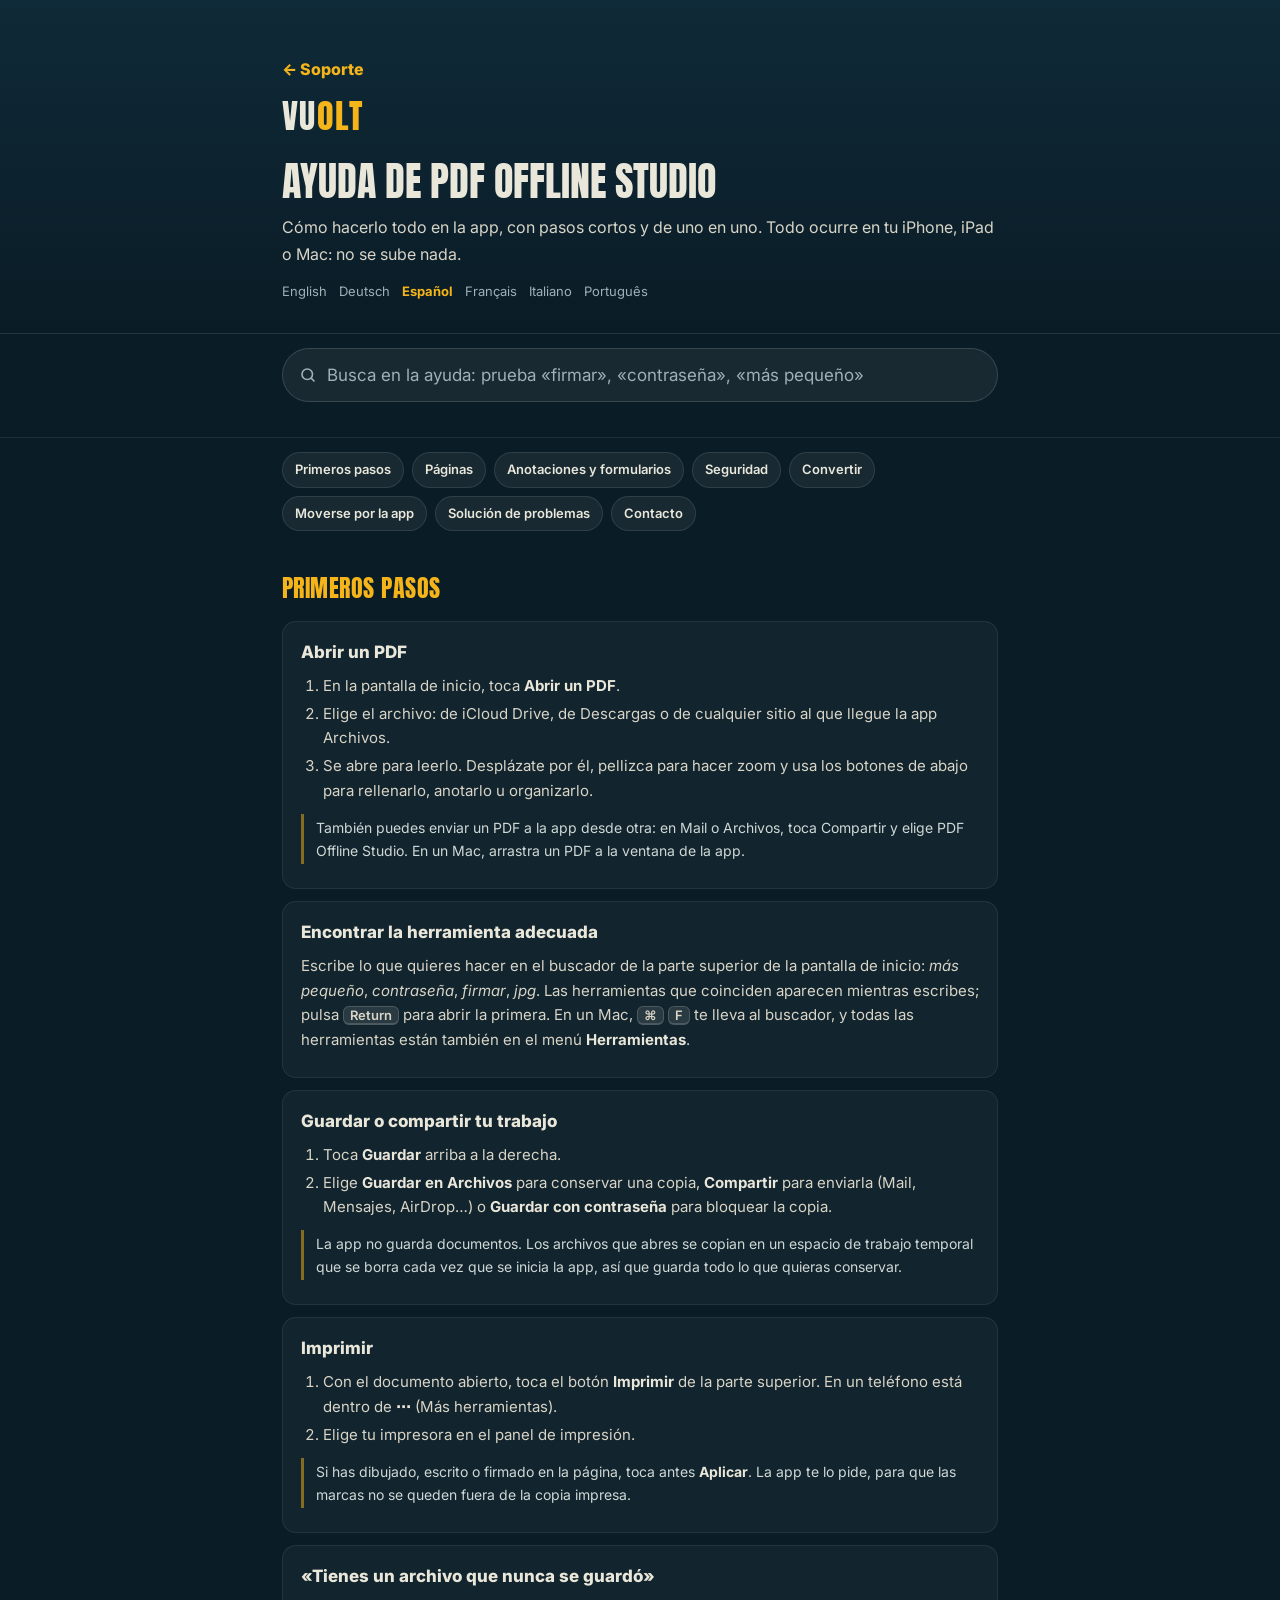
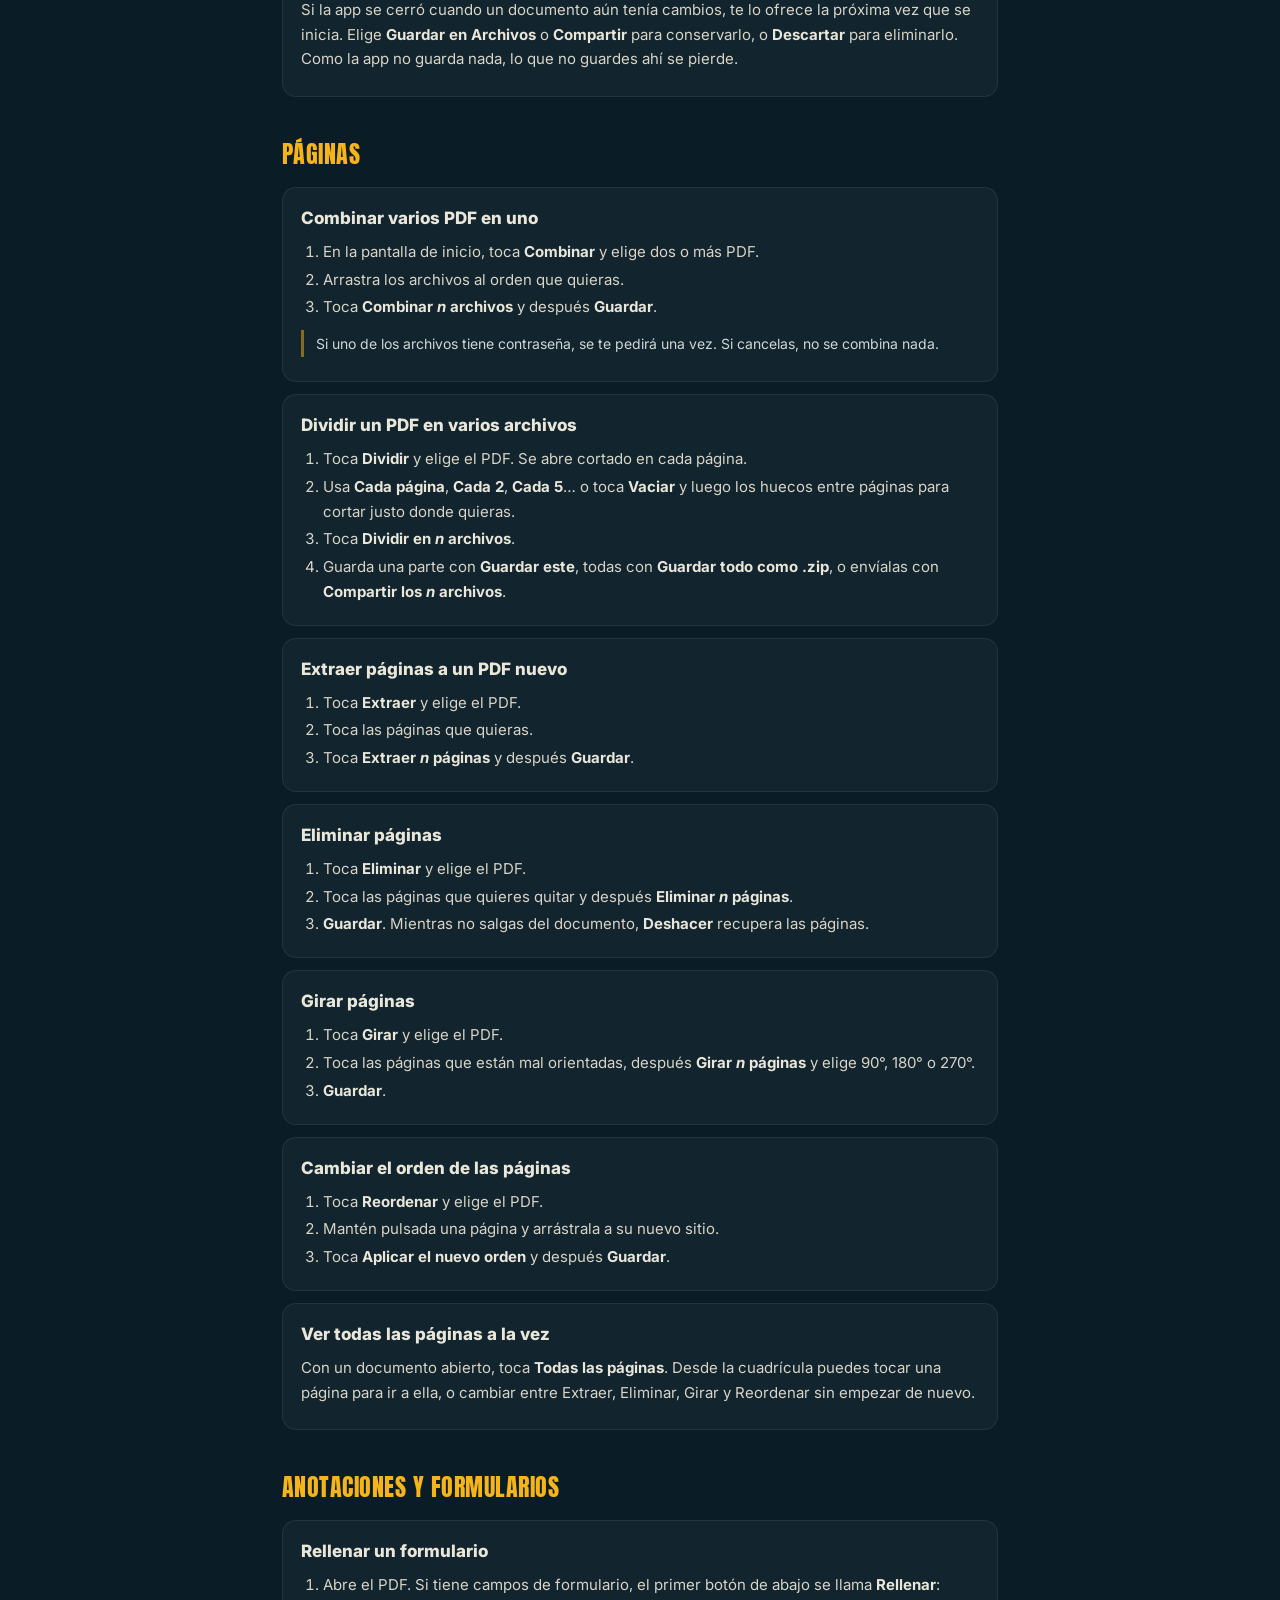
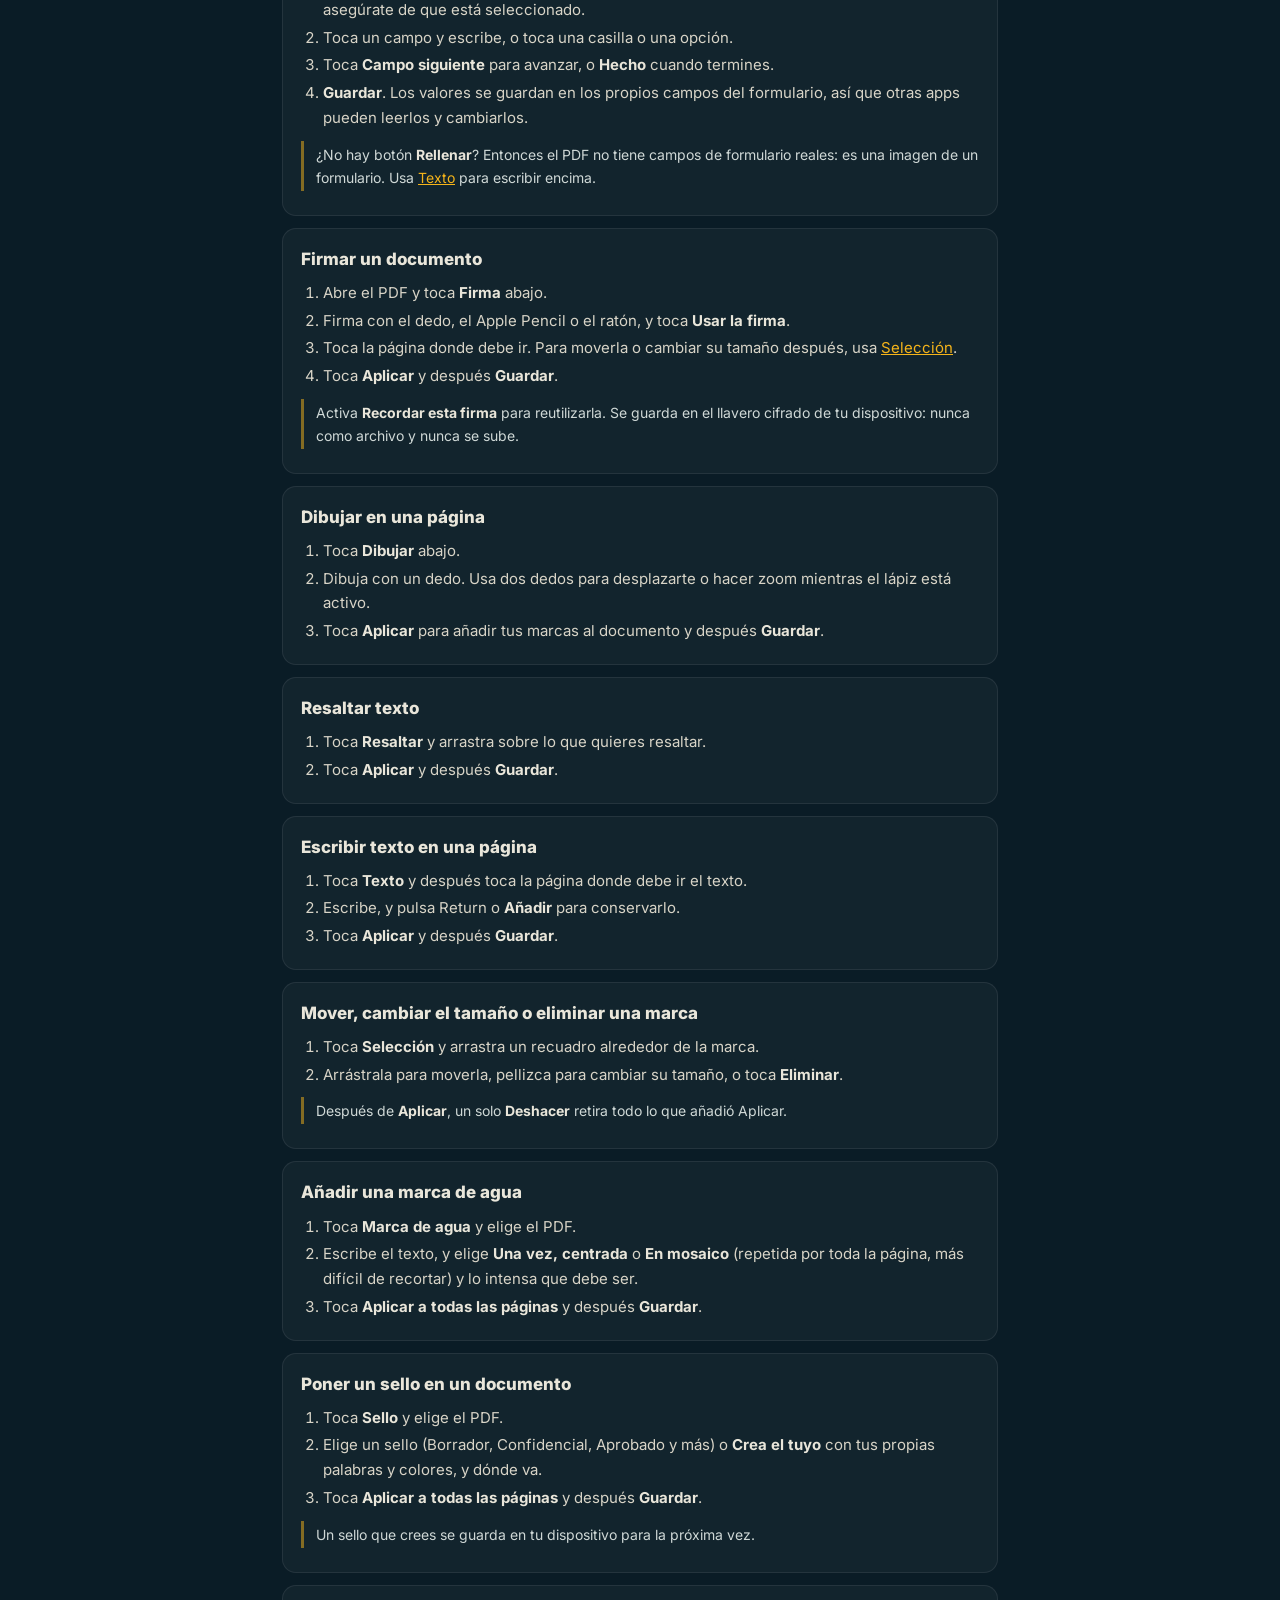
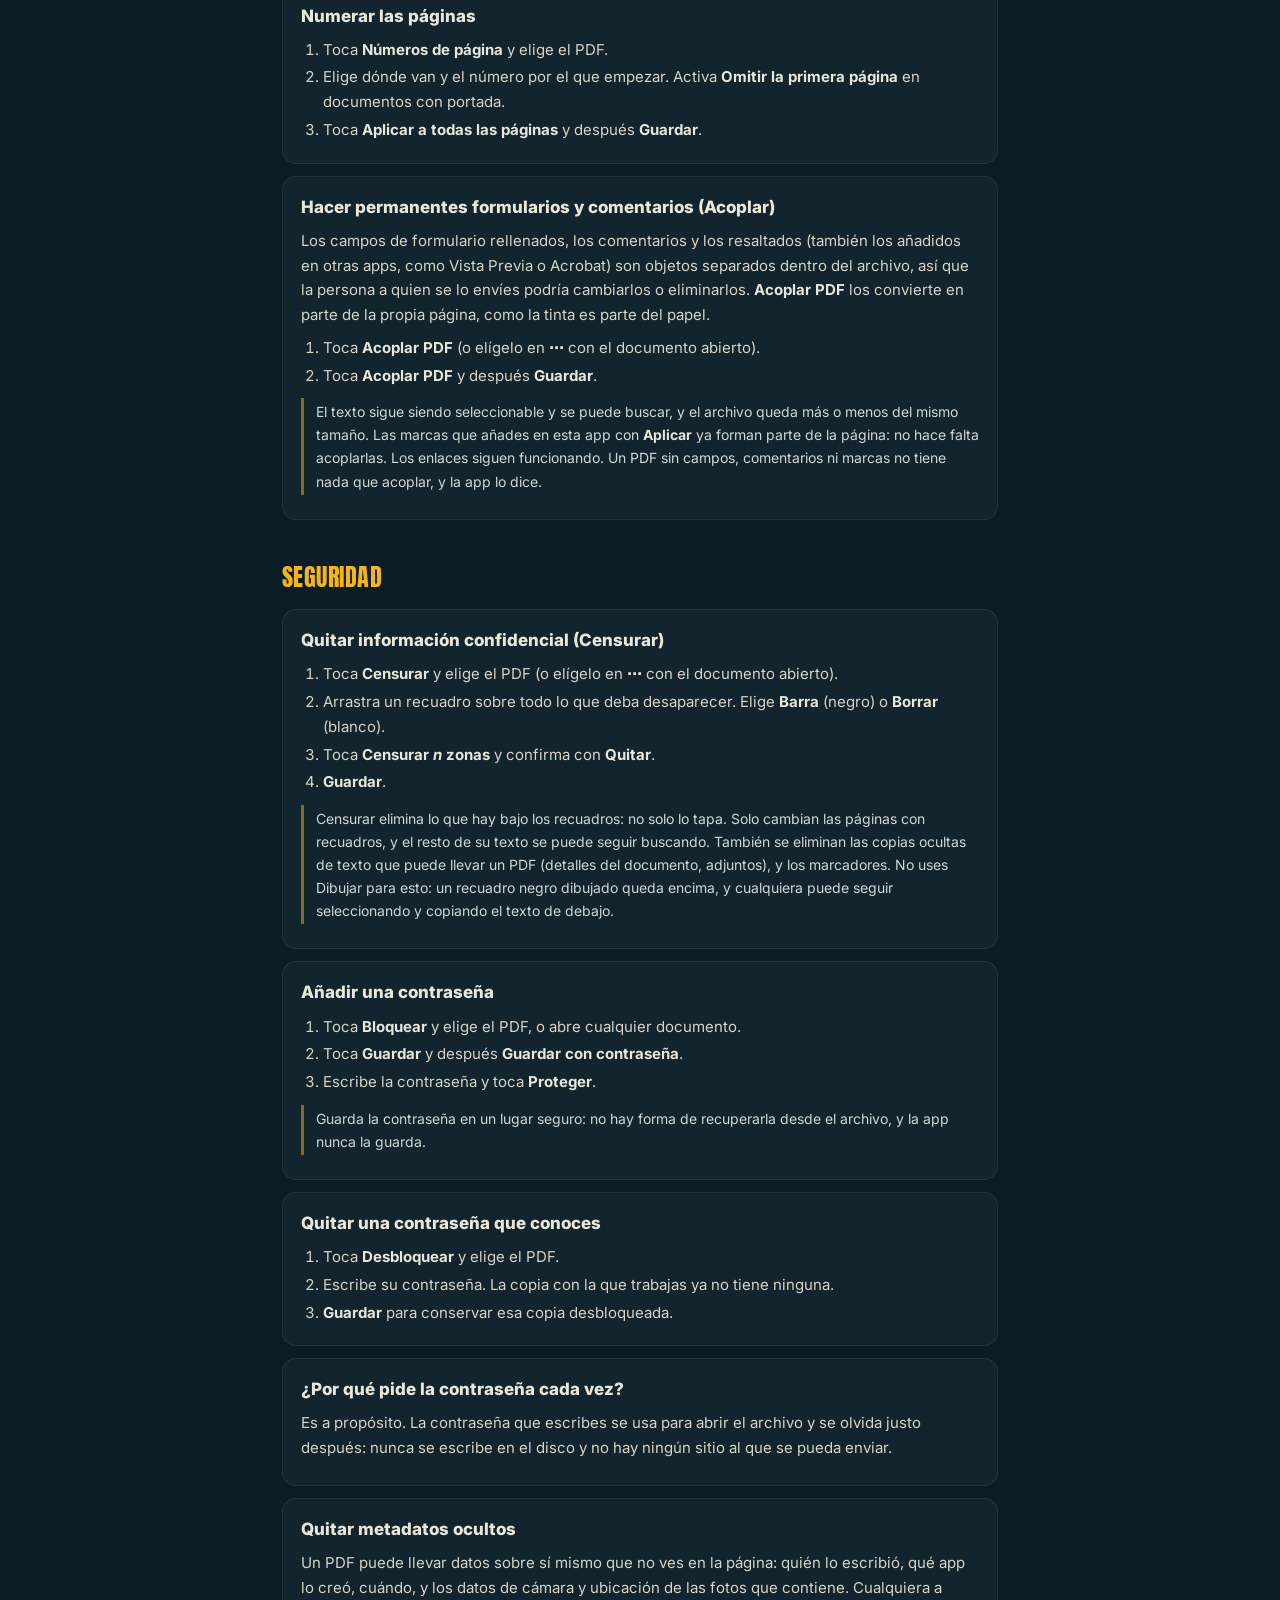
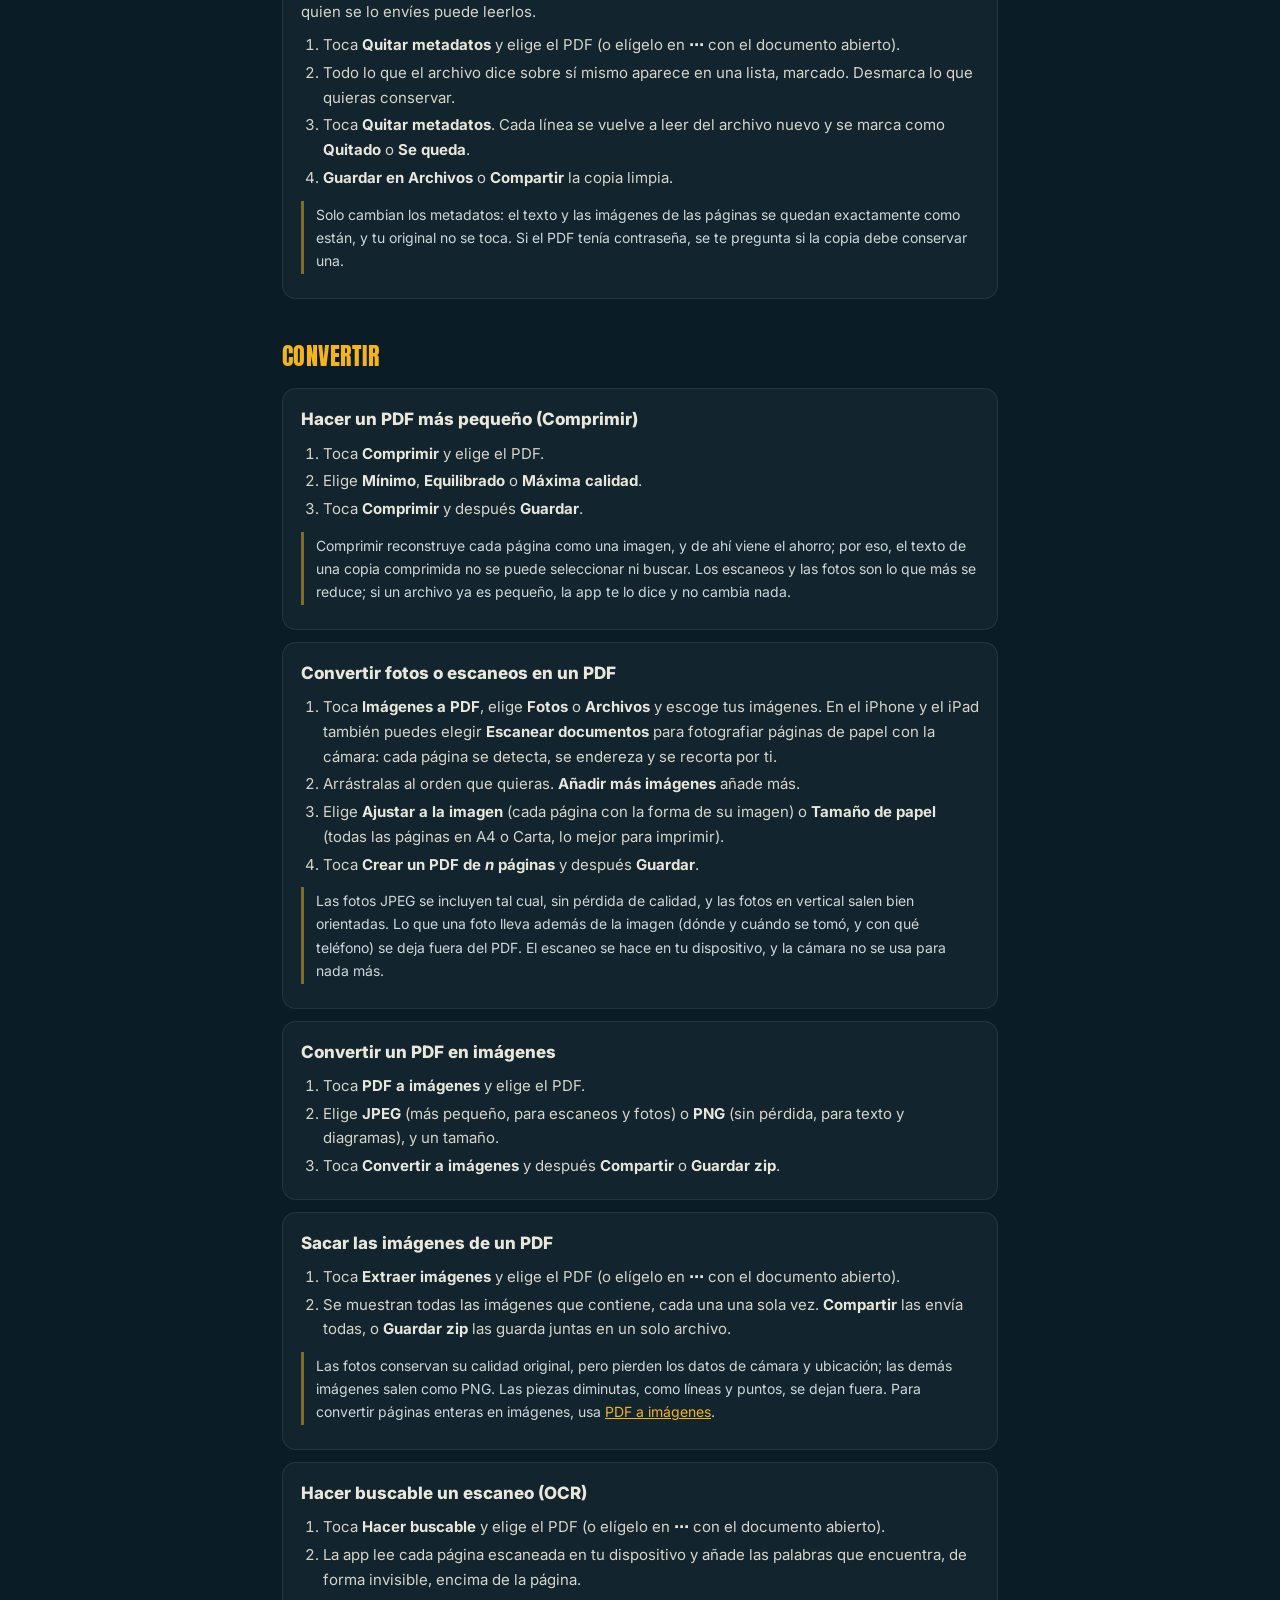
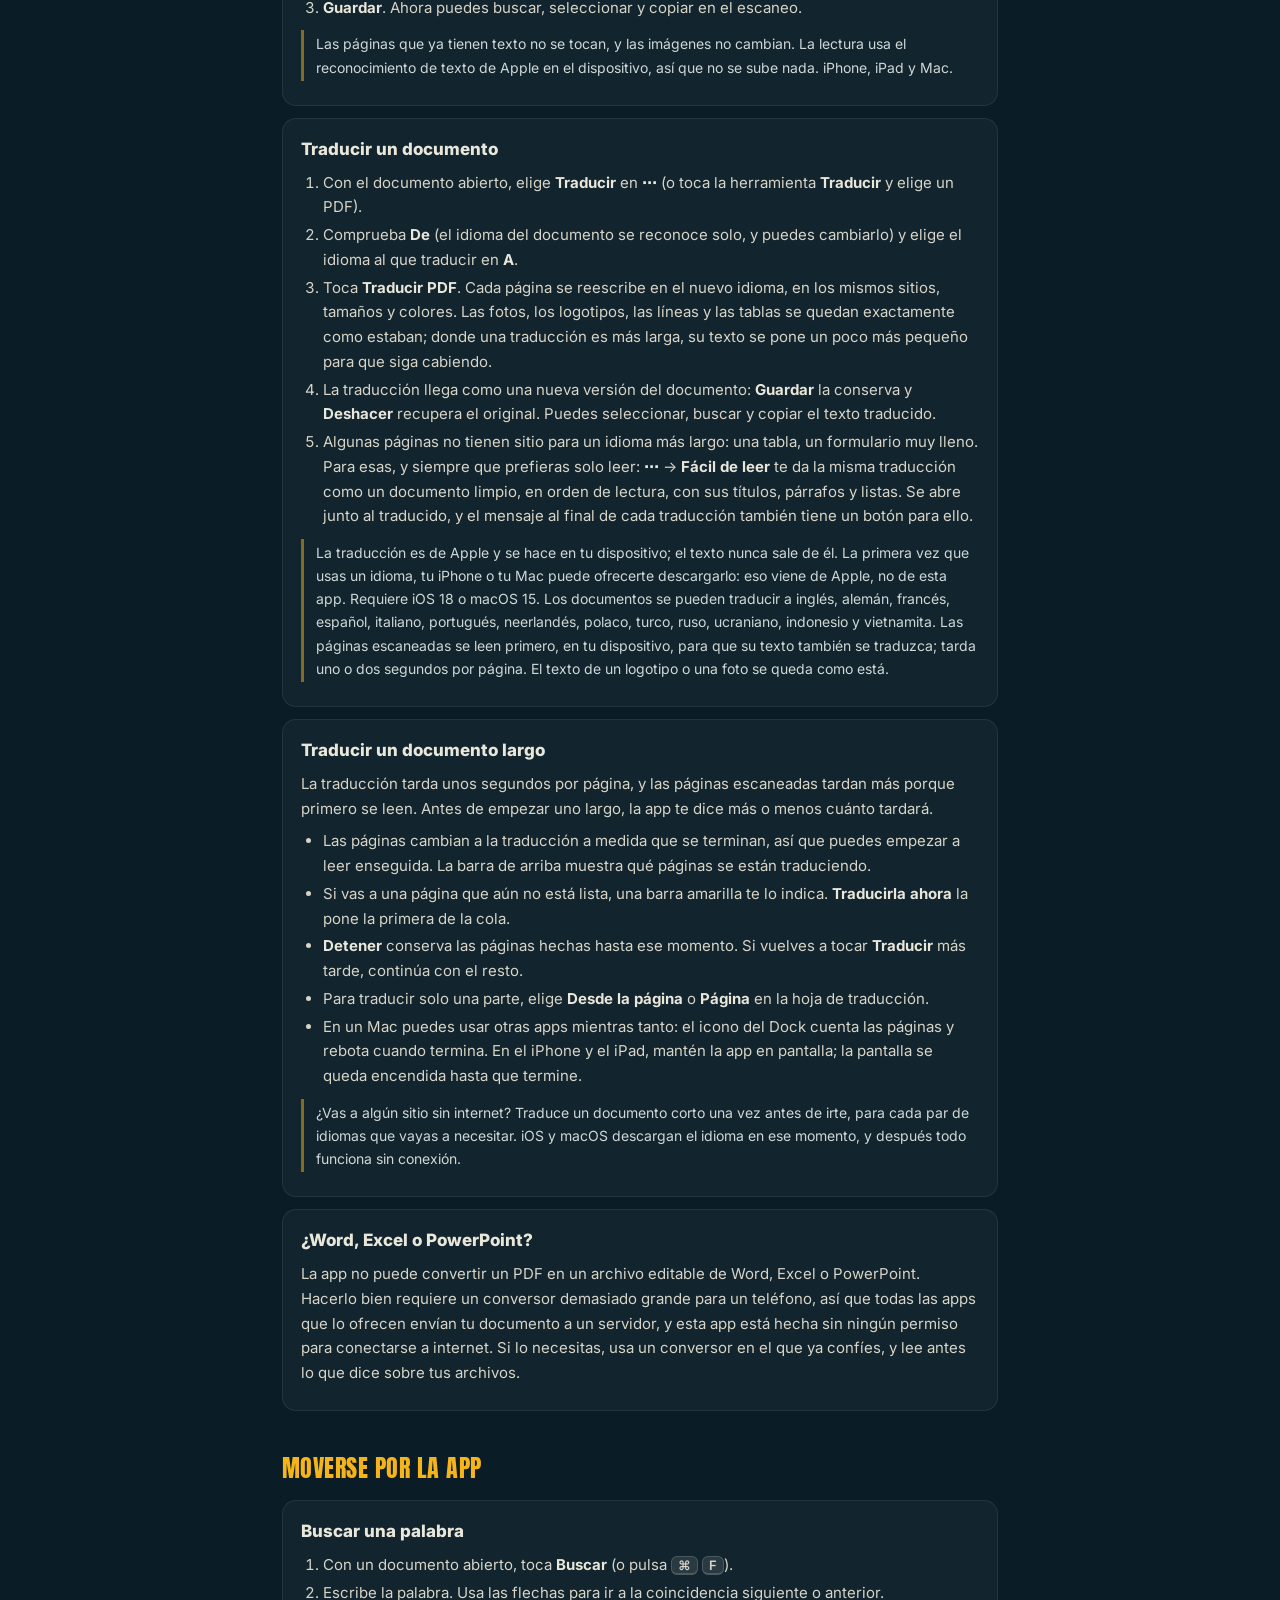
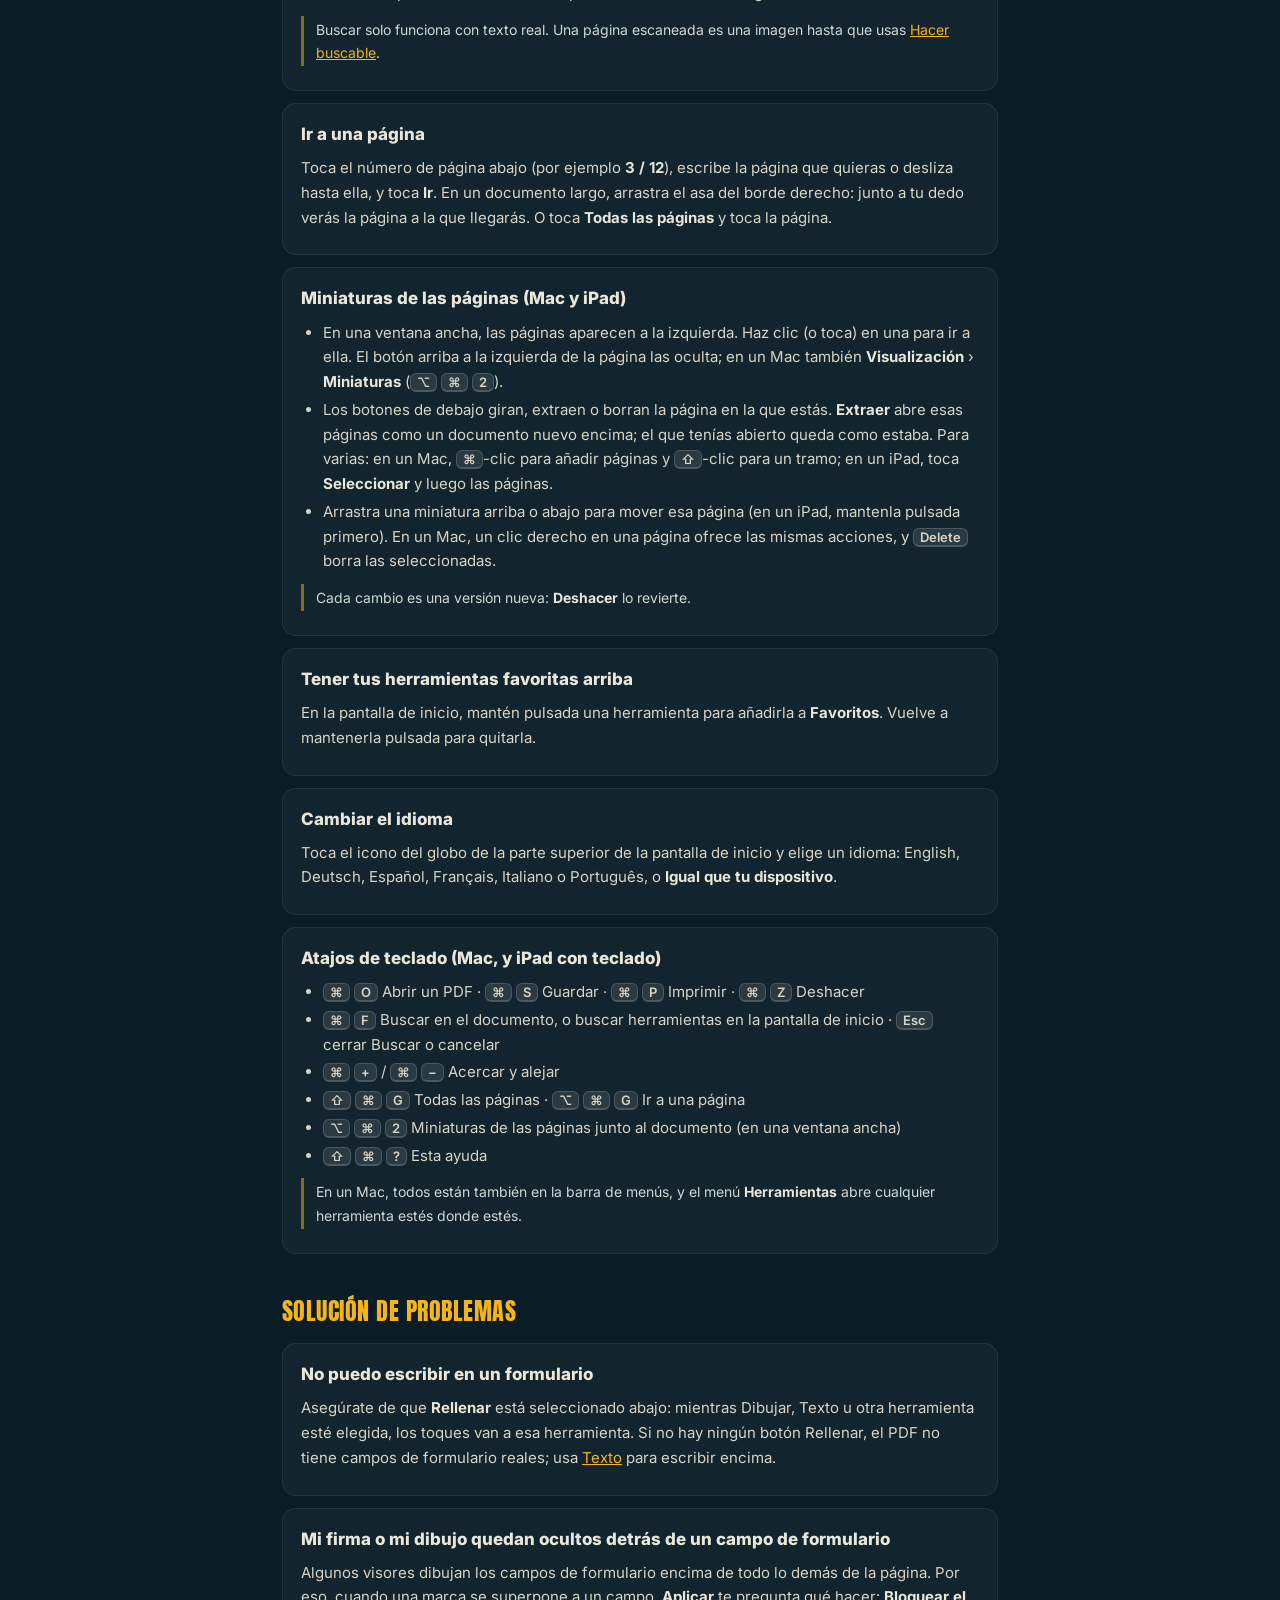
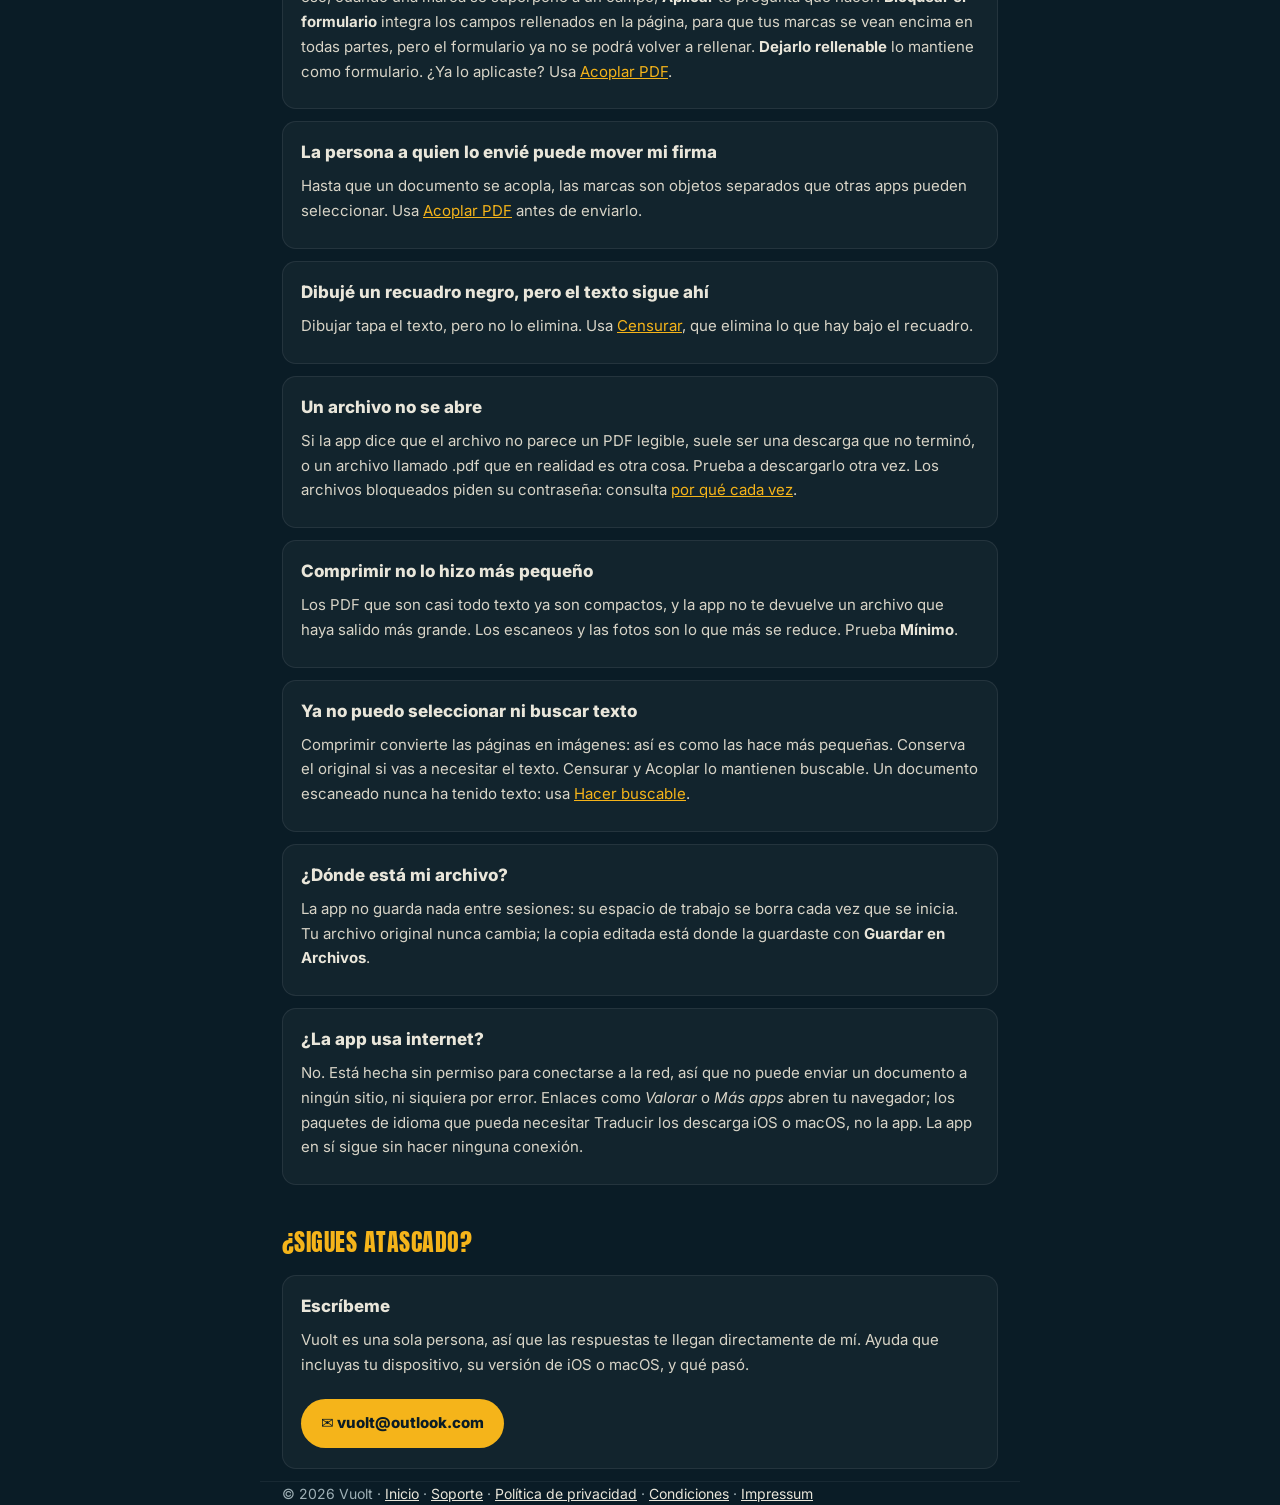
<file: pdf-offline-studio/help-es.html>
<!DOCTYPE html>
<html lang="es">
<head>
<meta charset="UTF-8">
<meta name="viewport" content="width=device-width, initial-scale=1.0">
<title>Ayuda de PDF Offline Studio — Vuolt</title>
<meta name="description" content="Cómo usar cada herramienta de PDF Offline Studio (combinar, dividir, rellenar formularios, firmar, censurar, comprimir, traducir y más), con un buscador para encontrar la respuesta rápido.">
<link rel="alternate" hreflang="en" href="help.html">
<link rel="alternate" hreflang="de" href="help-de.html">
<link rel="alternate" hreflang="es" href="help-es.html">
<link rel="alternate" hreflang="fr" href="help-fr.html">
<link rel="alternate" hreflang="it" href="help-it.html">
<link rel="alternate" hreflang="pt" href="help-pt.html">
<link rel="preconnect" href="https://fonts.googleapis.com">
<link href="https://fonts.googleapis.com/css2?family=Anton&family=Inter:wght@400;600;800&display=swap" rel="stylesheet">
<!-- Made by tool/help_build.py in the PDF Offline Studio repo from help/es.json. Edit that, not this. -->
<style>
  :root{--navy:#0a1c26;--navy2:#0f2a38;--cream:#e9e6da;--amber:#f5b41a;--amber-d:#d8951a;--ink:#0a1c26;--muted:#9fb0b6;--card:rgba(255,255,255,.035);--line:rgba(255,255,255,.08)}
  *{box-sizing:border-box;margin:0;padding:0}
  body{font-family:'Inter',system-ui,sans-serif;background:var(--navy);color:var(--cream);line-height:1.65}
  a{color:var(--amber)}
  .wrap{max-width:760px;margin:0 auto;padding:0 22px}
  header{background:linear-gradient(180deg,var(--navy2),var(--navy));padding:56px 0 30px;border-bottom:1px solid rgba(255,255,255,.06)}
  .back{display:inline-block;margin-bottom:6px;color:var(--amber);font-weight:800;text-decoration:none}
  .brand{font-family:'Anton',sans-serif;font-size:34px;letter-spacing:.04em;text-transform:uppercase}
  .brand span{color:var(--amber)}
  h1{font-family:'Anton',sans-serif;font-weight:400;text-transform:uppercase;font-size:40px;margin-top:14px;line-height:1.15}
  .lead{color:#d8d4c7;margin-top:10px}

  /* Search: sticky, so it is always one tap away on a long page. */
  .search{position:sticky;top:0;z-index:5;background:var(--navy);padding:14px 0 12px;border-bottom:1px solid var(--line)}
  .search input{width:100%;font:inherit;font-size:17px;color:var(--cream);background:rgba(255,255,255,.06);
    border:1px solid rgba(255,255,255,.14);border-radius:999px;padding:12px 18px 12px 44px;outline:none;
    background-image:url("data:image/svg+xml,%3Csvg xmlns='http://www.w3.org/2000/svg' width='18' height='18' viewBox='0 0 24 24' fill='none' stroke='%239fb0b6' stroke-width='2.2' stroke-linecap='round'%3E%3Ccircle cx='11' cy='11' r='7'/%3E%3Cpath d='m20 20-3.5-3.5'/%3E%3C/svg%3E");
    background-repeat:no-repeat;background-position:16px center}
  .search input:focus{border-color:var(--amber);background-color:rgba(245,180,26,.06)}
  .search input::placeholder{color:var(--muted)}
  .count{color:var(--muted);font-size:13px;margin:8px 4px 0;min-height:1.2em}

  main{padding:18px 0 60px}
  .jump{display:flex;flex-wrap:wrap;gap:8px;margin:14px 0 4px;padding:0;list-style:none}
  .jump a{display:inline-block;padding:6px 12px;border-radius:999px;font-size:13px;font-weight:600;
          text-decoration:none;color:var(--cream);background:rgba(255,255,255,.06);border:1px solid rgba(255,255,255,.1)}
  .jump a:hover{background:rgba(245,180,26,.16);border-color:rgba(245,180,26,.4);color:var(--amber)}
  h2{font-family:'Anton',sans-serif;font-weight:400;text-transform:uppercase;letter-spacing:.02em;font-size:24px;color:var(--amber);margin:38px 0 12px;scroll-margin-top:90px}
  .topic{background:var(--card);border:1px solid var(--line);border-radius:14px;padding:16px 18px;margin:12px 0;scroll-margin-top:90px}
  .topic h3{font-size:17px;font-weight:800;color:var(--cream);display:flex;align-items:baseline;gap:8px}
  .topic h3 .anchor{opacity:0;text-decoration:none;color:var(--muted);font-weight:600;font-size:14px;transition:opacity .15s}
  .topic:hover h3 .anchor,.topic h3 .anchor:focus{opacity:1}
  .topic p,.topic li{color:#d8d4c7;font-size:15px}
  .topic p{margin:8px 0}
  .topic ol,.topic ul{margin:8px 0 4px 22px}
  .topic li{margin:3px 0}
  .topic .tip{font-size:14px;color:#cfd8d6;border-left:3px solid rgba(245,180,26,.5);padding:2px 0 2px 12px;margin-top:10px}
  :target{border-color:rgba(245,180,26,.55);box-shadow:0 0 0 1px rgba(245,180,26,.25)}
  b.ui{color:var(--cream);font-weight:700}
  kbd{font:600 13px 'Inter',system-ui,sans-serif;background:rgba(255,255,255,.1);border:1px solid rgba(255,255,255,.16);border-bottom-width:2px;border-radius:6px;padding:0 6px}
  mark{background:rgba(245,180,26,.35);color:inherit;border-radius:3px;padding:0 1px}
  .hidden{display:none}
  .none{background:rgba(245,180,26,.1);border:1px solid rgba(245,180,26,.25);border-radius:12px;padding:16px;margin:20px 0}
  .email-btn{display:inline-flex;align-items:center;gap:8px;margin:14px 0 4px;padding:12px 20px;border-radius:999px;
    background:var(--amber);color:var(--ink);font-weight:800;font-size:15px;text-decoration:none}
  .email-btn:hover{background:var(--amber-d)}
  footer{padding:30px 0;border-top:1px solid rgba(255,255,255,.06);color:var(--muted);font-size:14px}
  footer a{color:var(--cream)}
  @media (max-width:520px){h1{font-size:32px}.topic{padding:14px 15px}}
  .langs{display:flex;flex-wrap:wrap;gap:6px 12px;margin-top:14px;font-size:13px}
  .langs a{color:var(--muted);text-decoration:none}
  .langs a[aria-current]{color:var(--amber);font-weight:700}
</style>
</head>
<body data-one="1 respuesta" data-many="{n} respuestas" data-anchor="Enlace a esta respuesta">

<header>
  <div class="wrap">
    <a class="back" href="../support.html">← Soporte</a>
    <div class="brand">VU<span>OLT</span></div>
    <h1>Ayuda de PDF Offline Studio</h1>
    <p class="lead">Cómo hacerlo todo en la app, con pasos cortos y de uno en uno. Todo ocurre en tu iPhone, iPad o Mac: no se sube nada.</p>
    <nav class="langs">
      <a href="help.html" hreflang="en">English</a>
      <a href="help-de.html" hreflang="de">Deutsch</a>
      <a href="help-es.html" hreflang="es" aria-current="page">Español</a>
      <a href="help-fr.html" hreflang="fr">Français</a>
      <a href="help-it.html" hreflang="it">Italiano</a>
      <a href="help-pt.html" hreflang="pt">Português</a>
    </nav>
  </div>
</header>

<div class="search">
  <div class="wrap">
    <input id="q" type="search" placeholder="Busca en la ayuda: prueba «firmar», «contraseña», «más pequeño»" autocomplete="off" aria-label="Buscar en la ayuda">
    <p class="count" id="count" aria-live="polite"></p>
  </div>
</div>

<main class="wrap">
  <ul class="jump" id="jump">
    <li><a href="#getting-started">Primeros pasos</a></li>
    <li><a href="#pages">Páginas</a></li>
    <li><a href="#mark-up">Anotaciones y formularios</a></li>
    <li><a href="#security">Seguridad</a></li>
    <li><a href="#convert">Convertir</a></li>
    <li><a href="#around">Moverse por la app</a></li>
    <li><a href="#troubleshooting">Solución de problemas</a></li>
    <li><a href="#contact">Contacto</a></li>
  </ul>

  <!-- ================================================================ -->
  <h2 id="getting-started">Primeros pasos</h2>

  <section class="topic" id="open" data-keys="abrir archivo cargar importar documento empezar leer ver pdf abrir documento open file load import document start read view">
    <h3>Abrir un PDF</h3>
    <ol>
      <li>En la pantalla de inicio, toca <b class="ui">Abrir un PDF</b>.</li>
      <li>Elige el archivo: de iCloud Drive, de Descargas o de cualquier sitio al que llegue la app Archivos.</li>
      <li>Se abre para leerlo. Desplázate por él, pellizca para hacer zoom y usa los botones de abajo para rellenarlo, anotarlo u organizarlo.</li>
    </ol>
    <p class="tip">También puedes enviar un PDF a la app desde otra: en Mail o Archivos, toca Compartir y elige PDF Offline Studio. En un Mac, arrastra un PDF a la ventana de la app.</p>
  </section>

  <section class="topic" id="find-tool" data-keys="buscar herramienta encontrar inicio cuál dónde está función opción find tool search home which tool where is">
    <h3>Encontrar la herramienta adecuada</h3>
    <p>Escribe lo que quieres hacer en el buscador de la parte superior de la pantalla de inicio: <i>más pequeño</i>, <i>contraseña</i>, <i>firmar</i>, <i>jpg</i>. Las herramientas que coinciden aparecen mientras escribes; pulsa <kbd>Return</kbd> para abrir la primera. En un Mac, <kbd>⌘</kbd> <kbd>F</kbd> te lleva al buscador, y todas las herramientas están también en el menú <b class="ui">Herramientas</b>.</p>
  </section>

  <section class="topic" id="save" data-keys="guardar exportar descargar conservar archivos compartir enviar correo airdrop copia save export download keep files share send email airdrop">
    <h3>Guardar o compartir tu trabajo</h3>
    <ol>
      <li>Toca <b class="ui">Guardar</b> arriba a la derecha.</li>
      <li>Elige <b class="ui">Guardar en Archivos</b> para conservar una copia, <b class="ui">Compartir</b> para enviarla (Mail, Mensajes, AirDrop…) o <b class="ui">Guardar con contraseña</b> para bloquear la copia.</li>
    </ol>
    <p class="tip">La app no guarda documentos. Los archivos que abres se copian en un espacio de trabajo temporal que se borra cada vez que se inicia la app, así que guarda todo lo que quieras conservar.</p>
  </section>

  <section class="topic" id="print" data-keys="imprimir impresora papel airprint impresión copia en papel print printer paper airprint">
    <h3>Imprimir</h3>
    <ol>
      <li>Con el documento abierto, toca el botón <b class="ui">Imprimir</b> de la parte superior. En un teléfono está dentro de <b class="ui">⋯</b> (Más herramientas).</li>
      <li>Elige tu impresora en el panel de impresión.</li>
    </ol>
    <p class="tip">Si has dibujado, escrito o firmado en la página, toca antes <b class="ui">Aplicar</b>. La app te lo pide, para que las marcas no se queden fuera de la copia impresa.</p>
  </section>

  <section class="topic" id="unfinished" data-keys="trabajo sin terminar cierre fallo cerrado recuperar perdido sin guardar nunca guardado unfinished work crash closed recover lost never saved">
    <h3>«Tienes un archivo que nunca se guardó»</h3>
    <p>Si la app se cerró cuando un documento aún tenía cambios, te lo ofrece la próxima vez que se inicia. Elige <b class="ui">Guardar en Archivos</b> o <b class="ui">Compartir</b> para conservarlo, o <b class="ui">Descartar</b> para eliminarlo. Como la app no guarda nada, lo que no guardes ahí se pierde.</p>
  </section>

  <!-- ================================================================ -->
  <h2 id="pages">Páginas</h2>

  <section class="topic" id="merge" data-keys="combinar unir juntar añadir varios pdf en uno fusionar agrupar documentos merge combine join append put together several multiple pdfs into one">
    <h3>Combinar varios PDF en uno</h3>
    <ol>
      <li>En la pantalla de inicio, toca <b class="ui">Combinar</b> y elige dos o más PDF.</li>
      <li>Arrastra los archivos al orden que quieras.</li>
      <li>Toca <b class="ui">Combinar <i>n</i> archivos</b> y después <b class="ui">Guardar</b>.</li>
    </ol>
    <p class="tip">Si uno de los archivos tiene contraseña, se te pedirá una vez. Si cancelas, no se combina nada.</p>
  </section>

  <section class="topic" id="split" data-keys="dividir separar partir cortar varios archivos cada página capítulos trocear split separate break divide cut into several files every page chapters">
    <h3>Dividir un PDF en varios archivos</h3>
    <ol>
      <li>Toca <b class="ui">Dividir</b> y elige el PDF. Se abre cortado en cada página.</li>
      <li>Usa <b class="ui">Cada página</b>, <b class="ui">Cada 2</b>, <b class="ui">Cada 5</b>… o toca <b class="ui">Vaciar</b> y luego los huecos entre páginas para cortar justo donde quieras.</li>
      <li>Toca <b class="ui">Dividir en <i>n</i> archivos</b>.</li>
      <li>Guarda una parte con <b class="ui">Guardar este</b>, todas con <b class="ui">Guardar todo como .zip</b>, o envíalas con <b class="ui">Compartir los <i>n</i> archivos</b>.</li>
    </ol>
  </section>

  <section class="topic" id="extract" data-keys="extraer conservar solo algunas páginas elegir seleccionar copiar sacar páginas extract keep only some pages pick choose select copy pages out new pdf">
    <h3>Extraer páginas a un PDF nuevo</h3>
    <ol>
      <li>Toca <b class="ui">Extraer</b> y elige el PDF.</li>
      <li>Toca las páginas que quieras.</li>
      <li>Toca <b class="ui">Extraer <i>n</i> páginas</b> y después <b class="ui">Guardar</b>.</li>
    </ol>
  </section>

  <section class="topic" id="delete" data-keys="eliminar borrar quitar páginas página en blanco deshacerse suprimir delete remove pages blank page get rid of">
    <h3>Eliminar páginas</h3>
    <ol>
      <li>Toca <b class="ui">Eliminar</b> y elige el PDF.</li>
      <li>Toca las páginas que quieres quitar y después <b class="ui">Eliminar <i>n</i> páginas</b>.</li>
      <li><b class="ui">Guardar</b>. Mientras no salgas del documento, <b class="ui">Deshacer</b> recupera las páginas.</li>
    </ol>
  </section>

  <section class="topic" id="rotate" data-keys="girar rotar voltear de lado al revés horizontal vertical orientación rotate turn sideways upside down landscape portrait orientation">
    <h3>Girar páginas</h3>
    <ol>
      <li>Toca <b class="ui">Girar</b> y elige el PDF.</li>
      <li>Toca las páginas que están mal orientadas, después <b class="ui">Girar <i>n</i> páginas</b> y elige 90°, 180° o 270°.</li>
      <li><b class="ui">Guardar</b>.</li>
    </ol>
  </section>

  <section class="topic" id="reorder" data-keys="reordenar ordenar mover páginas orden cambiar posición arrastrar colocar reorder rearrange move pages order sort drag">
    <h3>Cambiar el orden de las páginas</h3>
    <ol>
      <li>Toca <b class="ui">Reordenar</b> y elige el PDF.</li>
      <li>Mantén pulsada una página y arrástrala a su nuevo sitio.</li>
      <li>Toca <b class="ui">Aplicar el nuevo orden</b> y después <b class="ui">Guardar</b>.</li>
    </ol>
  </section>

  <section class="topic" id="all-pages" data-keys="todas las páginas cuadrícula miniaturas vista general organizar ver páginas all pages grid thumbnails overview organise organize page view">
    <h3>Ver todas las páginas a la vez</h3>
    <p>Con un documento abierto, toca <b class="ui">Todas las páginas</b>. Desde la cuadrícula puedes tocar una página para ir a ella, o cambiar entre Extraer, Eliminar, Girar y Reordenar sin empezar de nuevo.</p>
  </section>

  <!-- ================================================================ -->
  <h2 id="mark-up">Anotaciones y formularios</h2>

  <section class="topic" id="fill-form" data-keys="rellenar formulario campos escribir casillas marcar casilla desplegable solicitud impuestos rellenable fill form fields type in boxes tick checkbox dropdown application tax form fillable">
    <h3>Rellenar un formulario</h3>
    <ol>
      <li>Abre el PDF. Si tiene campos de formulario, el primer botón de abajo se llama <b class="ui">Rellenar</b>: asegúrate de que está seleccionado.</li>
      <li>Toca un campo y escribe, o toca una casilla o una opción.</li>
      <li>Toca <b class="ui">Campo siguiente</b> para avanzar, o <b class="ui">Hecho</b> cuando termines.</li>
      <li><b class="ui">Guardar</b>. Los valores se guardan en los propios campos del formulario, así que otras apps pueden leerlos y cambiarlos.</li>
    </ol>
    <p class="tip">¿No hay botón <b class="ui">Rellenar</b>? Entonces el PDF no tiene campos de formulario reales: es una imagen de un formulario. Usa <a href="#add-text">Texto</a> para escribir encima.</p>
  </section>

  <section class="topic" id="sign" data-keys="firmar firma iniciales rúbrica contrato acuerdo autógrafo sign signature initials autograph contract agreement">
    <h3>Firmar un documento</h3>
    <ol>
      <li>Abre el PDF y toca <b class="ui">Firma</b> abajo.</li>
      <li>Firma con el dedo, el Apple Pencil o el ratón, y toca <b class="ui">Usar la firma</b>.</li>
      <li>Toca la página donde debe ir. Para moverla o cambiar su tamaño después, usa <a href="#edit-marks">Selección</a>.</li>
      <li>Toca <b class="ui">Aplicar</b> y después <b class="ui">Guardar</b>.</li>
    </ol>
    <p class="tip">Activa <b class="ui">Recordar esta firma</b> para reutilizarla. Se guarda en el llavero cifrado de tu dispositivo: nunca como archivo y nunca se sube.</p>
  </section>

  <section class="topic" id="draw" data-keys="dibujar lápiz a mano alzada boceto escribir a mano anotar garabatear draw pen freehand sketch write by hand annotate scribble">
    <h3>Dibujar en una página</h3>
    <ol>
      <li>Toca <b class="ui">Dibujar</b> abajo.</li>
      <li>Dibuja con un dedo. Usa dos dedos para desplazarte o hacer zoom mientras el lápiz está activo.</li>
      <li>Toca <b class="ui">Aplicar</b> para añadir tus marcas al documento y después <b class="ui">Guardar</b>.</li>
    </ol>
  </section>

  <section class="topic" id="highlight" data-keys="resaltar subrayar marcador amarillo destacar anotar highlight marker yellow emphasise emphasize annotate">
    <h3>Resaltar texto</h3>
    <ol>
      <li>Toca <b class="ui">Resaltar</b> y arrastra sobre lo que quieres resaltar.</li>
      <li>Toca <b class="ui">Aplicar</b> y después <b class="ui">Guardar</b>.</li>
    </ol>
  </section>

  <section class="topic" id="add-text" data-keys="texto escribir añadir palabras nota comentario etiqueta máquina de escribir text type write add words note comment label typewriter">
    <h3>Escribir texto en una página</h3>
    <ol>
      <li>Toca <b class="ui">Texto</b> y después toca la página donde debe ir el texto.</li>
      <li>Escribe, y pulsa Return o <b class="ui">Añadir</b> para conservarlo.</li>
      <li>Toca <b class="ui">Aplicar</b> y después <b class="ui">Guardar</b>.</li>
    </ol>
  </section>

  <section class="topic" id="edit-marks" data-keys="mover cambiar tamaño eliminar marca seleccionar cambiar deshacer anotación error move resize delete mark select change undo annotation mistake">
    <h3>Mover, cambiar el tamaño o eliminar una marca</h3>
    <ol>
      <li>Toca <b class="ui">Selección</b> y arrastra un recuadro alrededor de la marca.</li>
      <li>Arrástrala para moverla, pellizca para cambiar su tamaño, o toca <b class="ui">Eliminar</b>.</li>
    </ol>
    <p class="tip">Después de <b class="ui">Aplicar</b>, un solo <b class="ui">Deshacer</b> retira todo lo que añadió Aplicar.</p>
  </section>

  <section class="topic" id="watermark" data-keys="marca de agua confidencial borrador texto todas las páginas fondo tenue watermark confidential draft text every page background faint">
    <h3>Añadir una marca de agua</h3>
    <ol>
      <li>Toca <b class="ui">Marca de agua</b> y elige el PDF.</li>
      <li>Escribe el texto, y elige <b class="ui">Una vez, centrada</b> o <b class="ui">En mosaico</b> (repetida por toda la página, más difícil de recortar) y lo intensa que debe ser.</li>
      <li>Toca <b class="ui">Aplicar a todas las páginas</b> y después <b class="ui">Guardar</b>.</li>
    </ol>
  </section>

  <section class="topic" id="stamp" data-keys="sello aprobado borrador confidencial final pagado recibido personalizado stamp approved draft confidential final paid received custom">
    <h3>Poner un sello en un documento</h3>
    <ol>
      <li>Toca <b class="ui">Sello</b> y elige el PDF.</li>
      <li>Elige un sello (Borrador, Confidencial, Aprobado y más) o <b class="ui">Crea el tuyo</b> con tus propias palabras y colores, y dónde va.</li>
      <li>Toca <b class="ui">Aplicar a todas las páginas</b> y después <b class="ui">Guardar</b>.</li>
    </ol>
    <p class="tip">Un sello que crees se guarda en tu dispositivo para la próxima vez.</p>
  </section>

  <section class="topic" id="page-numbers" data-keys="números de página numeración numerar páginas pie de página contar page numbers numbering number pages footer count">
    <h3>Numerar las páginas</h3>
    <ol>
      <li>Toca <b class="ui">Números de página</b> y elige el PDF.</li>
      <li>Elige dónde van y el número por el que empezar. Activa <b class="ui">Omitir la primera página</b> en documentos con portada.</li>
      <li>Toca <b class="ui">Aplicar a todas las páginas</b> y después <b class="ui">Guardar</b>.</li>
    </ol>
  </section>

  <section class="topic" id="flatten" data-keys="acoplar aplanar fijar marcas permanente bloquear campos formulario comentarios resaltados no editable destinatario flatten fix marks permanent lock form fields comments highlights cannot be moved edited recipient merge">
    <h3>Hacer permanentes formularios y comentarios (Acoplar)</h3>
    <p>Los campos de formulario rellenados, los comentarios y los resaltados (también los añadidos en otras apps, como Vista Previa o Acrobat) son objetos separados dentro del archivo, así que la persona a quien se lo envíes podría cambiarlos o eliminarlos. <b class="ui">Acoplar PDF</b> los convierte en parte de la propia página, como la tinta es parte del papel.</p>
    <ol>
      <li>Toca <b class="ui">Acoplar PDF</b> (o elígelo en <b class="ui">⋯</b> con el documento abierto).</li>
      <li>Toca <b class="ui">Acoplar PDF</b> y después <b class="ui">Guardar</b>.</li>
    </ol>
    <p class="tip">El texto sigue siendo seleccionable y se puede buscar, y el archivo queda más o menos del mismo tamaño. Las marcas que añades en esta app con <b class="ui">Aplicar</b> ya forman parte de la página: no hace falta acoplarlas. Los enlaces siguen funcionando. Un PDF sin campos, comentarios ni marcas no tiene nada que acoplar, y la app lo dice.</p>
  </section>

  <!-- ================================================================ -->
  <h2 id="security">Seguridad</h2>

  <section class="topic" id="redact" data-keys="censurar tachar ocultar quitar información confidencial privada datos sensibles borrar negro redact black out remove hide sensitive private information censor blackout erase">
    <h3>Quitar información confidencial (Censurar)</h3>
    <ol>
      <li>Toca <b class="ui">Censurar</b> y elige el PDF (o elígelo en <b class="ui">⋯</b> con el documento abierto).</li>
      <li>Arrastra un recuadro sobre todo lo que deba desaparecer. Elige <b class="ui">Barra</b> (negro) o <b class="ui">Borrar</b> (blanco).</li>
      <li>Toca <b class="ui">Censurar <i>n</i> zonas</b> y confirma con <b class="ui">Quitar</b>.</li>
      <li><b class="ui">Guardar</b>.</li>
    </ol>
    <p class="tip">Censurar elimina lo que hay bajo los recuadros: no solo lo tapa. Solo cambian las páginas con recuadros, y el resto de su texto se puede seguir buscando. También se eliminan las copias ocultas de texto que puede llevar un PDF (detalles del documento, adjuntos), y los marcadores. No uses Dibujar para esto: un recuadro negro dibujado queda encima, y cualquiera puede seguir seleccionando y copiando el texto de debajo.</p>
  </section>

  <section class="topic" id="lock" data-keys="contraseña proteger bloquear cifrar seguro añadir contraseña clave password protect lock encrypt secure add password">
    <h3>Añadir una contraseña</h3>
    <ol>
      <li>Toca <b class="ui">Bloquear</b> y elige el PDF, o abre cualquier documento.</li>
      <li>Toca <b class="ui">Guardar</b> y después <b class="ui">Guardar con contraseña</b>.</li>
      <li>Escribe la contraseña y toca <b class="ui">Proteger</b>.</li>
    </ol>
    <p class="tip">Guarda la contraseña en un lugar seguro: no hay forma de recuperarla desde el archivo, y la app nunca la guarda.</p>
  </section>

  <section class="topic" id="unlock" data-keys="desbloquear quitar contraseña descifrar abrir bloqueado protegido clave unlock remove password decrypt open locked protected">
    <h3>Quitar una contraseña que conoces</h3>
    <ol>
      <li>Toca <b class="ui">Desbloquear</b> y elige el PDF.</li>
      <li>Escribe su contraseña. La copia con la que trabajas ya no tiene ninguna.</li>
      <li><b class="ui">Guardar</b> para conservar esa copia desbloqueada.</li>
    </ol>
  </section>

  <section class="topic" id="password-privacy" data-keys="contraseña guardada recordada llavero privacidad pide otra vez cada vez password stored remembered keychain privacy asks again">
    <h3>¿Por qué pide la contraseña cada vez?</h3>
    <p>Es a propósito. La contraseña que escribes se usa para abrir el archivo y se olvida justo después: nunca se escribe en el disco y no hay ningún sitio al que se pueda enviar.</p>
  </section>

  <section class="topic" id="remove-metadata" data-keys="quitar metadatos autor propiedades información oculta detalles exif gps ubicación anonimizar creador fechas privacidad remove metadata author properties hidden information details exif gps location anonymise anonymize creator producer dates privacy">
    <h3>Quitar metadatos ocultos</h3>
    <p>Un PDF puede llevar datos sobre sí mismo que no ves en la página: quién lo escribió, qué app lo creó, cuándo, y los datos de cámara y ubicación de las fotos que contiene. Cualquiera a quien se lo envíes puede leerlos.</p>
    <ol>
      <li>Toca <b class="ui">Quitar metadatos</b> y elige el PDF (o elígelo en <b class="ui">⋯</b> con el documento abierto).</li>
      <li>Todo lo que el archivo dice sobre sí mismo aparece en una lista, marcado. Desmarca lo que quieras conservar.</li>
      <li>Toca <b class="ui">Quitar metadatos</b>. Cada línea se vuelve a leer del archivo nuevo y se marca como <b class="ui">Quitado</b> o <b class="ui">Se queda</b>.</li>
      <li><b class="ui">Guardar en Archivos</b> o <b class="ui">Compartir</b> la copia limpia.</li>
    </ol>
    <p class="tip">Solo cambian los metadatos: el texto y las imágenes de las páginas se quedan exactamente como están, y tu original no se toca. Si el PDF tenía contraseña, se te pregunta si la copia debe conservar una.</p>
  </section>

  <!-- ================================================================ -->
  <h2 id="convert">Convertir</h2>

  <section class="topic" id="compress" data-keys="comprimir más pequeño reducir tamaño encoger correo adjunto demasiado grande archivo pesado compress smaller reduce size shrink email attachment too big large file">
    <h3>Hacer un PDF más pequeño (Comprimir)</h3>
    <ol>
      <li>Toca <b class="ui">Comprimir</b> y elige el PDF.</li>
      <li>Elige <b class="ui">Mínimo</b>, <b class="ui">Equilibrado</b> o <b class="ui">Máxima calidad</b>.</li>
      <li>Toca <b class="ui">Comprimir</b> y después <b class="ui">Guardar</b>.</li>
    </ol>
    <p class="tip">Comprimir reconstruye cada página como una imagen, y de ahí viene el ahorro; por eso, el texto de una copia comprimida no se puede seleccionar ni buscar. Los escaneos y las fotos son lo que más se reduce; si un archivo ya es pequeño, la app te lo dice y no cambia nada.</p>
  </section>

  <section class="topic" id="images-to-pdf" data-keys="imágenes fotos escaneos jpg png heic cámara a pdf convertir crear pdf escanear documentos escáner papel recibo ubicación images photos pictures scans jpg jpeg png heic camera to pdf convert make pdf scan documents scanner paper receipt location gps">
    <h3>Convertir fotos o escaneos en un PDF</h3>
    <ol>
      <li>Toca <b class="ui">Imágenes a PDF</b>, elige <b class="ui">Fotos</b> o <b class="ui">Archivos</b> y escoge tus imágenes. En el iPhone y el iPad también puedes elegir <b class="ui">Escanear documentos</b> para fotografiar páginas de papel con la cámara: cada página se detecta, se endereza y se recorta por ti.</li>
      <li>Arrástralas al orden que quieras. <b class="ui">Añadir más imágenes</b> añade más.</li>
      <li>Elige <b class="ui">Ajustar a la imagen</b> (cada página con la forma de su imagen) o <b class="ui">Tamaño de papel</b> (todas las páginas en A4 o Carta, lo mejor para imprimir).</li>
      <li>Toca <b class="ui">Crear un PDF de <i>n</i> páginas</b> y después <b class="ui">Guardar</b>.</li>
    </ol>
    <p class="tip">Las fotos JPEG se incluyen tal cual, sin pérdida de calidad, y las fotos en vertical salen bien orientadas. Lo que una foto lleva además de la imagen (dónde y cuándo se tomó, y con qué teléfono) se deja fuera del PDF. El escaneo se hace en tu dispositivo, y la cámara no se usa para nada más.</p>
  </section>

  <section class="topic" id="pdf-to-images" data-keys="pdf a imágenes fotos jpg jpeg png exportar páginas como imágenes convertir pdf to images pictures jpg jpeg png export pages as images convert">
    <h3>Convertir un PDF en imágenes</h3>
    <ol>
      <li>Toca <b class="ui">PDF a imágenes</b> y elige el PDF.</li>
      <li>Elige <b class="ui">JPEG</b> (más pequeño, para escaneos y fotos) o <b class="ui">PNG</b> (sin pérdida, para texto y diagramas), y un tamaño.</li>
      <li>Toca <b class="ui">Convertir a imágenes</b> y después <b class="ui">Compartir</b> o <b class="ui">Guardar zip</b>.</li>
    </ol>
  </section>

  <section class="topic" id="extract-images" data-keys="extraer imágenes fotos sacar guardar incrustadas jpg png zip extract images photos pictures get save embedded jpg png zip">
    <h3>Sacar las imágenes de un PDF</h3>
    <ol>
      <li>Toca <b class="ui">Extraer imágenes</b> y elige el PDF (o elígelo en <b class="ui">⋯</b> con el documento abierto).</li>
      <li>Se muestran todas las imágenes que contiene, cada una una sola vez. <b class="ui">Compartir</b> las envía todas, o <b class="ui">Guardar zip</b> las guarda juntas en un solo archivo.</li>
    </ol>
    <p class="tip">Las fotos conservan su calidad original, pero pierden los datos de cámara y ubicación; las demás imágenes salen como PNG. Las piezas diminutas, como líneas y puntos, se dejan fuera. Para convertir páginas enteras en imágenes, usa <a href="#pdf-to-images">PDF a imágenes</a>.</p>
  </section>

  <section class="topic" id="make-searchable" data-keys="ocr escaneo escaneado buscable reconocer texto foto copiar buscar seleccionar ocr scan scanned searchable recognise recognize text photo copy search select">
    <h3>Hacer buscable un escaneo (OCR)</h3>
    <ol>
      <li>Toca <b class="ui">Hacer buscable</b> y elige el PDF (o elígelo en <b class="ui">⋯</b> con el documento abierto).</li>
      <li>La app lee cada página escaneada en tu dispositivo y añade las palabras que encuentra, de forma invisible, encima de la página.</li>
      <li><b class="ui">Guardar</b>. Ahora puedes buscar, seleccionar y copiar en el escaneo.</li>
    </ol>
    <p class="tip">Las páginas que ya tienen texto no se tocan, y las imágenes no cambian. La lectura usa el reconocimiento de texto de Apple en el dispositivo, así que no se sube nada. iPhone, iPad y Mac.</p>
  </section>

  <section class="topic" id="translate" data-keys="traducir traducción idioma extranjero alemán francés español inglés entender currículum carta reescribir fácil de leer translate translation language foreign german french spanish english understand cv letter rewrite crowded overlap easy read">
    <h3>Traducir un documento</h3>
    <ol>
      <li>Con el documento abierto, elige <b class="ui">Traducir</b> en <b class="ui">⋯</b> (o toca la herramienta <b class="ui">Traducir</b> y elige un PDF).</li>
      <li>Comprueba <b class="ui">De</b> (el idioma del documento se reconoce solo, y puedes cambiarlo) y elige el idioma al que traducir en <b class="ui">A</b>.</li>
      <li>Toca <b class="ui">Traducir PDF</b>. Cada página se reescribe en el nuevo idioma, en los mismos sitios, tamaños y colores. Las fotos, los logotipos, las líneas y las tablas se quedan exactamente como estaban; donde una traducción es más larga, su texto se pone un poco más pequeño para que siga cabiendo.</li>
      <li>La traducción llega como una nueva versión del documento: <b class="ui">Guardar</b> la conserva y <b class="ui">Deshacer</b> recupera el original. Puedes seleccionar, buscar y copiar el texto traducido.</li>
      <li>Algunas páginas no tienen sitio para un idioma más largo: una tabla, un formulario muy lleno. Para esas, y siempre que prefieras solo leer: <b class="ui">⋯</b> → <b class="ui">Fácil de leer</b> te da la misma traducción como un documento limpio, en orden de lectura, con sus títulos, párrafos y listas. Se abre junto al traducido, y el mensaje al final de cada traducción también tiene un botón para ello.</li>
    </ol>
    <p class="tip">La traducción es de Apple y se hace en tu dispositivo; el texto nunca sale de él. La primera vez que usas un idioma, tu iPhone o tu Mac puede ofrecerte descargarlo: eso viene de Apple, no de esta app. Requiere iOS 18 o macOS 15. Los documentos se pueden traducir a inglés, alemán, francés, español, italiano, portugués, neerlandés, polaco, turco, ruso, ucraniano, indonesio y vietnamita. Las páginas escaneadas se leen primero, en tu dispositivo, para que su texto también se traduzca; tarda uno o dos segundos por página. El texto de un logotipo o una foto se queda como está.</p>
  </section>

  <section class="topic" id="translate-long" data-keys="traducir documento largo lento detener continuar reanudar minutos segundo plano dock páginas vuelo avión sin conexión descargar idioma translate long document slow stop carry on resume minutes background dock pages flight plane offline download language">
    <h3>Traducir un documento largo</h3>
    <p>La traducción tarda unos segundos por página, y las páginas escaneadas tardan más porque primero se leen. Antes de empezar uno largo, la app te dice más o menos cuánto tardará.</p>
    <ul>
      <li>Las páginas cambian a la traducción a medida que se terminan, así que puedes empezar a leer enseguida. La barra de arriba muestra qué páginas se están traduciendo.</li>
      <li>Si vas a una página que aún no está lista, una barra amarilla te lo indica. <b class="ui">Traducirla ahora</b> la pone la primera de la cola.</li>
      <li><b class="ui">Detener</b> conserva las páginas hechas hasta ese momento. Si vuelves a tocar <b class="ui">Traducir</b> más tarde, continúa con el resto.</li>
      <li>Para traducir solo una parte, elige <b class="ui">Desde la página</b> o <b class="ui">Página</b> en la hoja de traducción.</li>
      <li>En un Mac puedes usar otras apps mientras tanto: el icono del Dock cuenta las páginas y rebota cuando termina. En el iPhone y el iPad, mantén la app en pantalla; la pantalla se queda encendida hasta que termine.</li>
    </ul>
    <p class="tip">¿Vas a algún sitio sin internet? Traduce un documento corto una vez antes de irte, para cada par de idiomas que vayas a necesitar. iOS y macOS descargan el idioma en ese momento, y después todo funciona sin conexión.</p>
  </section>

  <section class="topic" id="office" data-keys="word excel powerpoint docx xlsx pptx office convertir editar texto editable word excel powerpoint docx xlsx pptx office convert edit text">
    <h3>¿Word, Excel o PowerPoint?</h3>
    <p>La app no puede convertir un PDF en un archivo editable de Word, Excel o PowerPoint. Hacerlo bien requiere un conversor demasiado grande para un teléfono, así que todas las apps que lo ofrecen envían tu documento a un servidor, y esta app está hecha sin ningún permiso para conectarse a internet. Si lo necesitas, usa un conversor en el que ya confíes, y lee antes lo que dice sobre tus archivos.</p>
  </section>

  <!-- ================================================================ -->
  <h2 id="around">Moverse por la app</h2>

  <section class="topic" id="find" data-keys="buscar palabra texto encontrar localizar ctrl f cmd f find search word text look for ctrl f cmd f">
    <h3>Buscar una palabra</h3>
    <ol>
      <li>Con un documento abierto, toca <b class="ui">Buscar</b> (o pulsa <kbd>⌘</kbd> <kbd>F</kbd>).</li>
      <li>Escribe la palabra. Usa las flechas para ir a la coincidencia siguiente o anterior.</li>
    </ol>
    <p class="tip">Buscar solo funciona con texto real. Una página escaneada es una imagen hasta que usas <a href="#make-searchable">Hacer buscable</a>.</p>
  </section>

  <section class="topic" id="go-to-page" data-keys="ir a página saltar número de página navegar documento largo go to page jump page number navigate long document desplazar rápido asa barra saltar scroll fast handle scrubber">
    <h3>Ir a una página</h3>
    <p>Toca el número de página abajo (por ejemplo <b class="ui">3 / 12</b>), escribe la página que quieras o desliza hasta ella, y toca <b class="ui">Ir</b>. En un documento largo, arrastra el asa del borde derecho: junto a tu dedo verás la página a la que llegarás. O toca <b class="ui">Todas las páginas</b> y toca la página.</p>
  </section>

  <section class="topic" id="thumbnails" data-keys="miniaturas barra lateral páginas girar borrar mover ordenar seleccionar varias thumbnails sidebar rotate delete move">
    <h3>Miniaturas de las páginas (Mac y iPad)</h3>
    <ul>
      <li>En una ventana ancha, las páginas aparecen a la izquierda. Haz clic (o toca) en una para ir a ella. El botón arriba a la izquierda de la página las oculta; en un Mac también <b class="ui">Visualización</b> › <b class="ui">Miniaturas</b> (<kbd>⌥</kbd> <kbd>⌘</kbd> <kbd>2</kbd>).</li>
      <li>Los botones de debajo giran, extraen o borran la página en la que estás. <b class="ui">Extraer</b> abre esas páginas como un documento nuevo encima; el que tenías abierto queda como estaba. Para varias: en un Mac, <kbd>⌘</kbd>-clic para añadir páginas y <kbd>⇧</kbd>-clic para un tramo; en un iPad, toca <b class="ui">Seleccionar</b> y luego las páginas.</li>
      <li>Arrastra una miniatura arriba o abajo para mover esa página (en un iPad, mantenla pulsada primero). En un Mac, un clic derecho en una página ofrece las mismas acciones, y <kbd>Delete</kbd> borra las seleccionadas.</li>
    </ul>
    <p class="tip">Cada cambio es una versión nueva: <b class="ui">Deshacer</b> lo revierte.</p>
  </section>

  <section class="topic" id="favourites" data-keys="favoritos fijar estrella atajo pantalla de inicio herramientas preferidas favourites favorites pin star shortcut home screen tools">
    <h3>Tener tus herramientas favoritas arriba</h3>
    <p>En la pantalla de inicio, mantén pulsada una herramienta para añadirla a <b class="ui">Favoritos</b>. Vuelve a mantenerla pulsada para quitarla.</p>
  </section>

  <section class="topic" id="language" data-keys="idioma cambiar idioma alemán francés español italiano portugués inglés traducción lengua language german french spanish italian portuguese english deutsch translation">
    <h3>Cambiar el idioma</h3>
    <p>Toca el icono del globo de la parte superior de la pantalla de inicio y elige un idioma: English, Deutsch, Español, Français, Italiano o Português, o <b class="ui">Igual que tu dispositivo</b>.</p>
  </section>

  <section class="topic" id="shortcuts" data-keys="atajos de teclado mac ipad teclas comando cmd barra de menús menús keyboard shortcuts mac ipad keys command cmd menu bar menus">
    <h3>Atajos de teclado (Mac, y iPad con teclado)</h3>
    <ul>
      <li><kbd>⌘</kbd> <kbd>O</kbd> Abrir un PDF · <kbd>⌘</kbd> <kbd>S</kbd> Guardar · <kbd>⌘</kbd> <kbd>P</kbd> Imprimir · <kbd>⌘</kbd> <kbd>Z</kbd> Deshacer</li>
      <li><kbd>⌘</kbd> <kbd>F</kbd> Buscar en el documento, o buscar herramientas en la pantalla de inicio · <kbd>Esc</kbd> cerrar Buscar o cancelar</li>
      <li><kbd>⌘</kbd> <kbd>+</kbd> / <kbd>⌘</kbd> <kbd>−</kbd> Acercar y alejar</li>
      <li><kbd>⇧</kbd> <kbd>⌘</kbd> <kbd>G</kbd> Todas las páginas · <kbd>⌥</kbd> <kbd>⌘</kbd> <kbd>G</kbd> Ir a una página</li>
      <li><kbd>⌥</kbd> <kbd>⌘</kbd> <kbd>2</kbd> Miniaturas de las páginas junto al documento (en una ventana ancha)</li>
      <li><kbd>⇧</kbd> <kbd>⌘</kbd> <kbd>?</kbd> Esta ayuda</li>
    </ul>
    <p class="tip">En un Mac, todos están también en la barra de menús, y el menú <b class="ui">Herramientas</b> abre cualquier herramienta estés donde estés.</p>
  </section>

  <!-- ================================================================ -->
  <h2 id="troubleshooting">Solución de problemas</h2>

  <section class="topic" id="cant-type-in-form" data-keys="campos de formulario no funciona no puedo escribir rellenar tocar no pasa nada form fields not working cant type cannot fill tap nothing happens">
    <h3>No puedo escribir en un formulario</h3>
    <p>Asegúrate de que <b class="ui">Rellenar</b> está seleccionado abajo: mientras Dibujar, Texto u otra herramienta esté elegida, los toques van a esa herramienta. Si no hay ningún botón Rellenar, el PDF no tiene campos de formulario reales; usa <a href="#add-text">Texto</a> para escribir encima.</p>
  </section>

  <section class="topic" id="marks-behind-fields" data-keys="firma oculta detrás campo formulario desaparece tapada dibujo debajo aplicar bloquear formulario signature hidden behind form field disappears covered drawing under field after apply lock form">
    <h3>Mi firma o mi dibujo quedan ocultos detrás de un campo de formulario</h3>
    <p>Algunos visores dibujan los campos de formulario encima de todo lo demás de la página. Por eso, cuando una marca se superpone a un campo, <b class="ui">Aplicar</b> te pregunta qué hacer: <b class="ui">Bloquear el formulario</b> integra los campos rellenados en la página, para que tus marcas se vean encima en todas partes, pero el formulario ya no se podrá volver a rellenar. <b class="ui">Dejarlo rellenable</b> lo mantiene como formulario. ¿Ya lo aplicaste? Usa <a href="#flatten">Acoplar PDF</a>.</p>
  </section>

  <section class="topic" id="marks-move" data-keys="marcas mover destinatario puede editar firma movida eliminada otra persona marks move recipient can edit signature moved deleted someone else">
    <h3>La persona a quien lo envié puede mover mi firma</h3>
    <p>Hasta que un documento se acopla, las marcas son objetos separados que otras apps pueden seleccionar. Usa <a href="#flatten">Acoplar PDF</a> antes de enviarlo.</p>
  </section>

  <section class="topic" id="drew-box-text-still-there" data-keys="recuadro negro texto sigue ahí seleccionable copiar debajo dibujo no censurado black box text still there selectable copy under drawing not redacted">
    <h3>Dibujé un recuadro negro, pero el texto sigue ahí</h3>
    <p>Dibujar tapa el texto, pero no lo elimina. Usa <a href="#redact">Censurar</a>, que elimina lo que hay bajo el recuadro.</p>
  </section>

  <section class="topic" id="cant-open" data-keys="no se abre archivo dañado roto error corrupto no es un pdf no carga cant open file damaged broken error corrupt not a pdf doesnt load">
    <h3>Un archivo no se abre</h3>
    <p>Si la app dice que el archivo no parece un PDF legible, suele ser una descarga que no terminó, o un archivo llamado .pdf que en realidad es otra cosa. Prueba a descargarlo otra vez. Los archivos bloqueados piden su contraseña: consulta <a href="#password-privacy">por qué cada vez</a>.</p>
  </section>

  <section class="topic" id="not-smaller" data-keys="comprimir no funcionó no es más pequeño mismo tamaño ya es pequeño compress didnt work not smaller same size already small">
    <h3>Comprimir no lo hizo más pequeño</h3>
    <p>Los PDF que son casi todo texto ya son compactos, y la app no te devuelve un archivo que haya salido más grande. Los escaneos y las fotos son lo que más se reduce. Prueba <b class="ui">Mínimo</b>.</p>
  </section>

  <section class="topic" id="text-not-selectable" data-keys="texto no seleccionable buscable copiar después de comprimir acoplar censurar imagen text not selectable searchable copy after compress flatten redact picture">
    <h3>Ya no puedo seleccionar ni buscar texto</h3>
    <p>Comprimir convierte las páginas en imágenes: así es como las hace más pequeñas. Conserva el original si vas a necesitar el texto. Censurar y Acoplar lo mantienen buscable. Un documento escaneado nunca ha tenido texto: usa <a href="#make-searchable">Hacer buscable</a>.</p>
  </section>

  <section class="topic" id="lost-file" data-keys="archivo desaparecido perdido dónde está mi documento eliminado borrado espacio de trabajo file gone disappeared lost where is my document deleted workspace">
    <h3>¿Dónde está mi archivo?</h3>
    <p>La app no guarda nada entre sesiones: su espacio de trabajo se borra cada vez que se inicia. Tu archivo original nunca cambia; la copia editada está donde la guardaste con <b class="ui">Guardar en Archivos</b>.</p>
  </section>

  <section class="topic" id="internet" data-keys="internet sin conexión red subir nube privacidad datos servidor conexión internet offline network upload cloud privacy data server">
    <h3>¿La app usa internet?</h3>
    <p>No. Está hecha sin permiso para conectarse a la red, así que no puede enviar un documento a ningún sitio, ni siquiera por error. Enlaces como <i>Valorar</i> o <i>Más apps</i> abren tu navegador; los paquetes de idioma que pueda necesitar Traducir los descarga iOS o macOS, no la app. La app en sí sigue sin hacer ninguna conexión.</p>
  </section>

  <!-- ================================================================ -->
  <h2 id="contact">¿Sigues atascado?</h2>

  <section class="topic" id="email" data-keys="contacto correo email ayuda soporte error fallo sugerencia petición contact email help support bug feature request">
    <h3>Escríbeme</h3>
    <p>Vuolt es una sola persona, así que las respuestas te llegan directamente de mí. Ayuda que incluyas tu dispositivo, su versión de iOS o macOS, y qué pasó.</p>
    <a class="email-btn" href="mailto:vuolt@outlook.com?subject=PDF%20Offline%20Studio">✉ vuolt@outlook.com</a>
  </section>

  <div class="none hidden" id="none">
    <p><b>Nada coincide con «<span id="none-q"></span>». Prueba con una palabra más sencilla, o pregúntame:</b></p>
    <a class="email-btn" href="mailto:vuolt@outlook.com?subject=PDF%20Offline%20Studio">✉ Escribir a vuolt@outlook.com</a>
  </div>
</main>

<footer class="wrap">
  © <span id="yr"></span> Vuolt · <a href="../index.html">Inicio</a> · <a href="../support.html">Soporte</a> · <a href="../privacy.html">Política de privacidad</a> · <a href="../terms.html">Condiciones</a> · <a href="../impressum.html">Impressum</a>
</footer>

<script>
document.getElementById('yr').textContent = new Date().getFullYear();

// A "#" after every how-to: click it and the address bar holds the link to
// exactly that answer, for a support reply or from the app.
for (const t of document.querySelectorAll('.topic[id]')) {
  const a = document.createElement('a');
  a.className = 'anchor'; a.href = '#' + t.id; a.textContent = '#';
  a.setAttribute('aria-label', document.body.dataset.anchor);
  t.querySelector('h3').appendChild(a);
}

// Search runs here, in the page — nothing is sent anywhere. Every word typed
// has to appear in a topic's text or its keywords; results show as you type.
const input = document.getElementById('q');
const topics = [...document.querySelectorAll('.topic')];
const headings = [...document.querySelectorAll('main h2')];
const count = document.getElementById('count');
const none = document.getElementById('none');
const jump = document.getElementById('jump');
const norm = s => s.toLowerCase().normalize('NFD').replace(/[̀-ͯ]/g, '');
for (const t of topics) {
  t._text = norm(t.textContent + ' ' + (t.dataset.keys || ''));
  t._h3 = t.querySelector('h3');
  t._title = t._h3.firstChild.textContent;
}

function highlight(t, words) {
  const title = t._title;
  if (!words.length) { t._h3.firstChild.replaceWith(document.createTextNode(title)); return; }
  const re = new RegExp('(' + words.map(w => w.replace(/[.*+?^${}()|[\]\\]/g, '\\$&')).join('|') + ')', 'gi');
  const span = document.createElement('span');
  span.innerHTML = title.replace(/[&<>]/g, c => ({'&':'&amp;','<':'&lt;','>':'&gt;'}[c])).replace(re, '<mark>$1</mark>');
  t._h3.firstChild.replaceWith(span);
}

function run() {
  const q = input.value.trim();
  const words = norm(q).split(/\s+/).filter(Boolean);
  // Matched at the start of a word: "form" finds "forms", not "information".
  const res = words.map(w => new RegExp('(^|[^a-z0-9])' + w.replace(/[.*+?^${}()|[\]\\]/g, '\\$&')));
  let shown = 0;
  for (const t of topics) {
    const hit = res.every(re => re.test(t._text));
    t.classList.toggle('hidden', !hit);
    highlight(t, hit ? words : []);
    if (hit) shown++;
  }
  // A section heading only when something under it is showing.
  for (const h of headings) {
    let el = h.nextElementSibling, any = false;
    while (el && el.tagName !== 'H2') {
      if (el.classList.contains('topic') && !el.classList.contains('hidden')) any = true;
      el = el.nextElementSibling;
    }
    h.classList.toggle('hidden', !any);
  }
  jump.classList.toggle('hidden', words.length > 0);
  none.classList.toggle('hidden', shown > 0);
  document.getElementById('none-q').textContent = q;
  
  count.textContent = words.length ? (shown === 1 ? document.body.dataset.one : document.body.dataset.many.replace('{n}', shown)) : '';
  // Keep the search in the address, so a search can be shared or bookmarked.
  const url = new URL(location.href);
  if (q) url.searchParams.set('q', q); else url.searchParams.delete('q');
  history.replaceState(null, '', url);
}
input.addEventListener('input', run);

// "/" jumps to the search box, as on most help sites.
document.addEventListener('keydown', e => {
  if (e.key === '/' && document.activeElement !== input) { e.preventDefault(); input.focus(); }
  if (e.key === 'Escape' && document.activeElement === input) { input.value = ''; run(); }
});

// Arriving with ?q=… (from a shared link, or later from the app) searches.
const initial = new URLSearchParams(location.search).get('q');
if (initial) { input.value = initial; run(); }
</script>
</body>
</html>
</file>
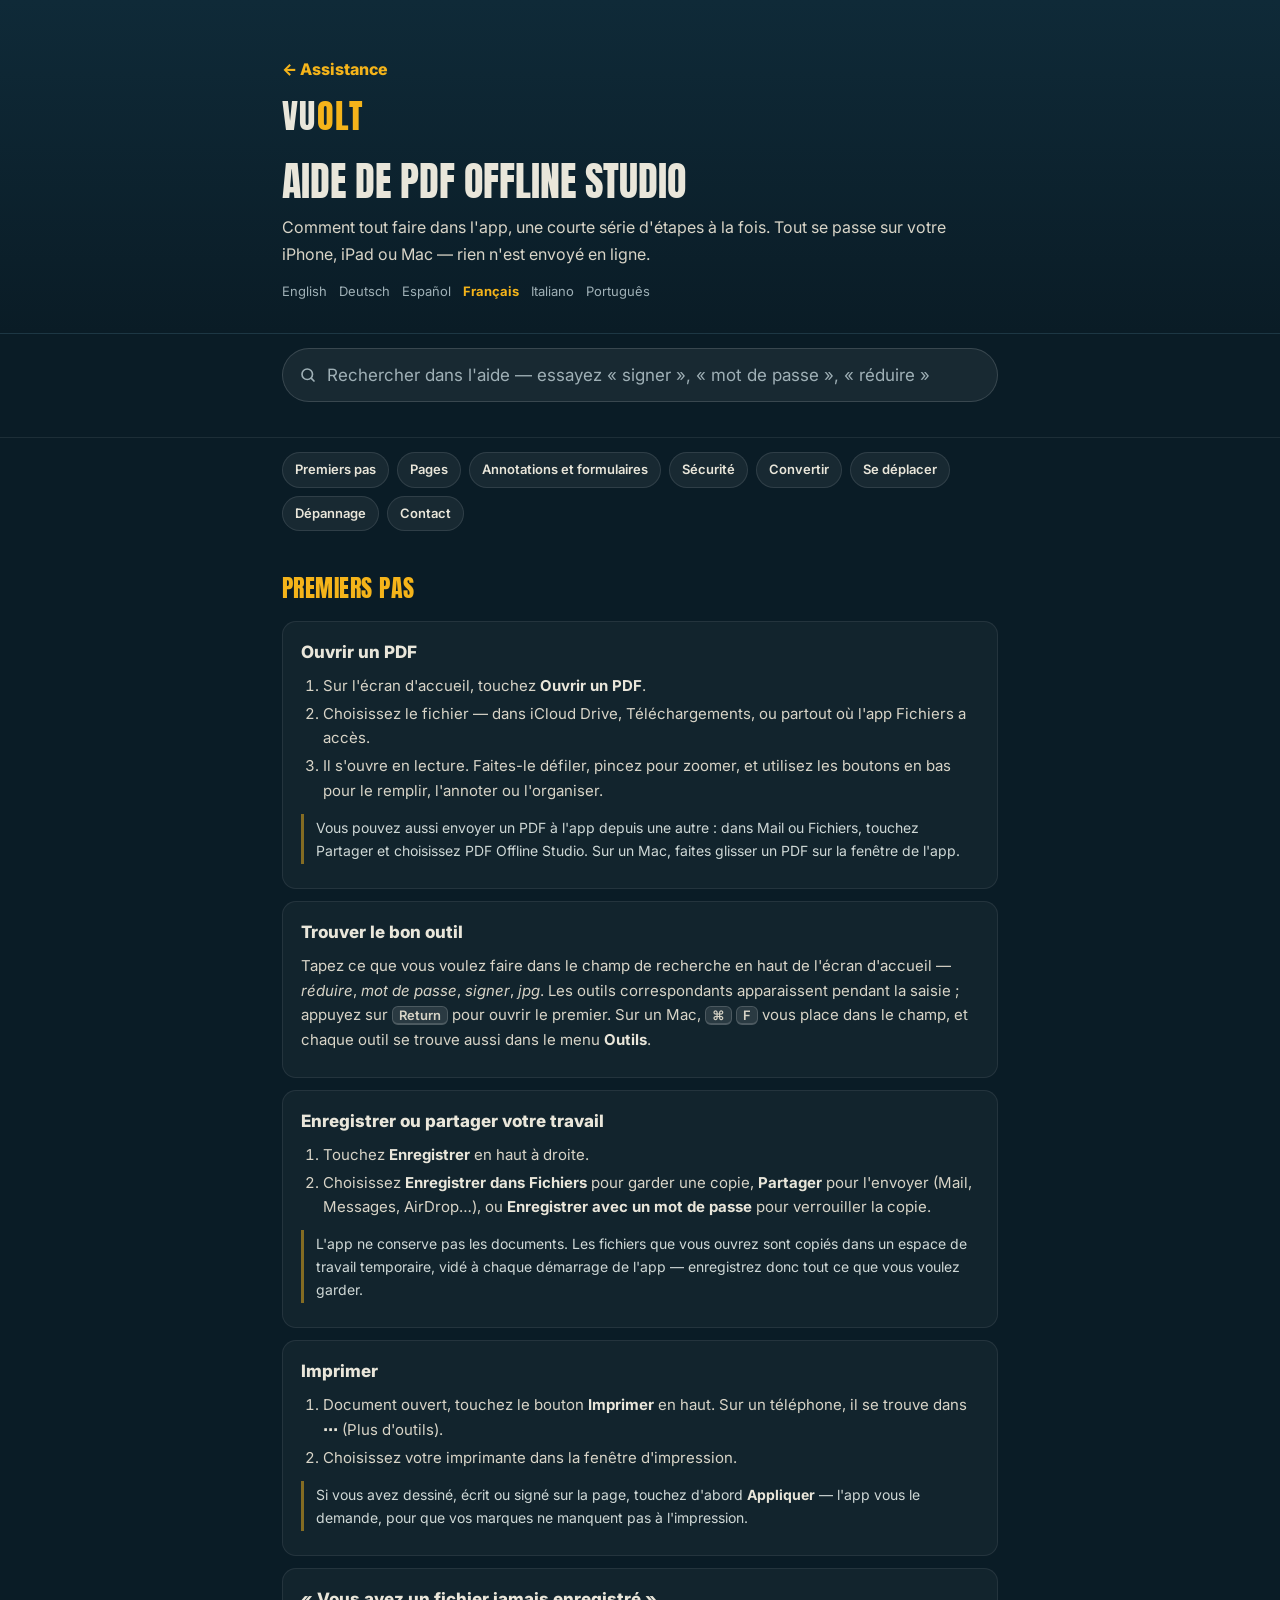
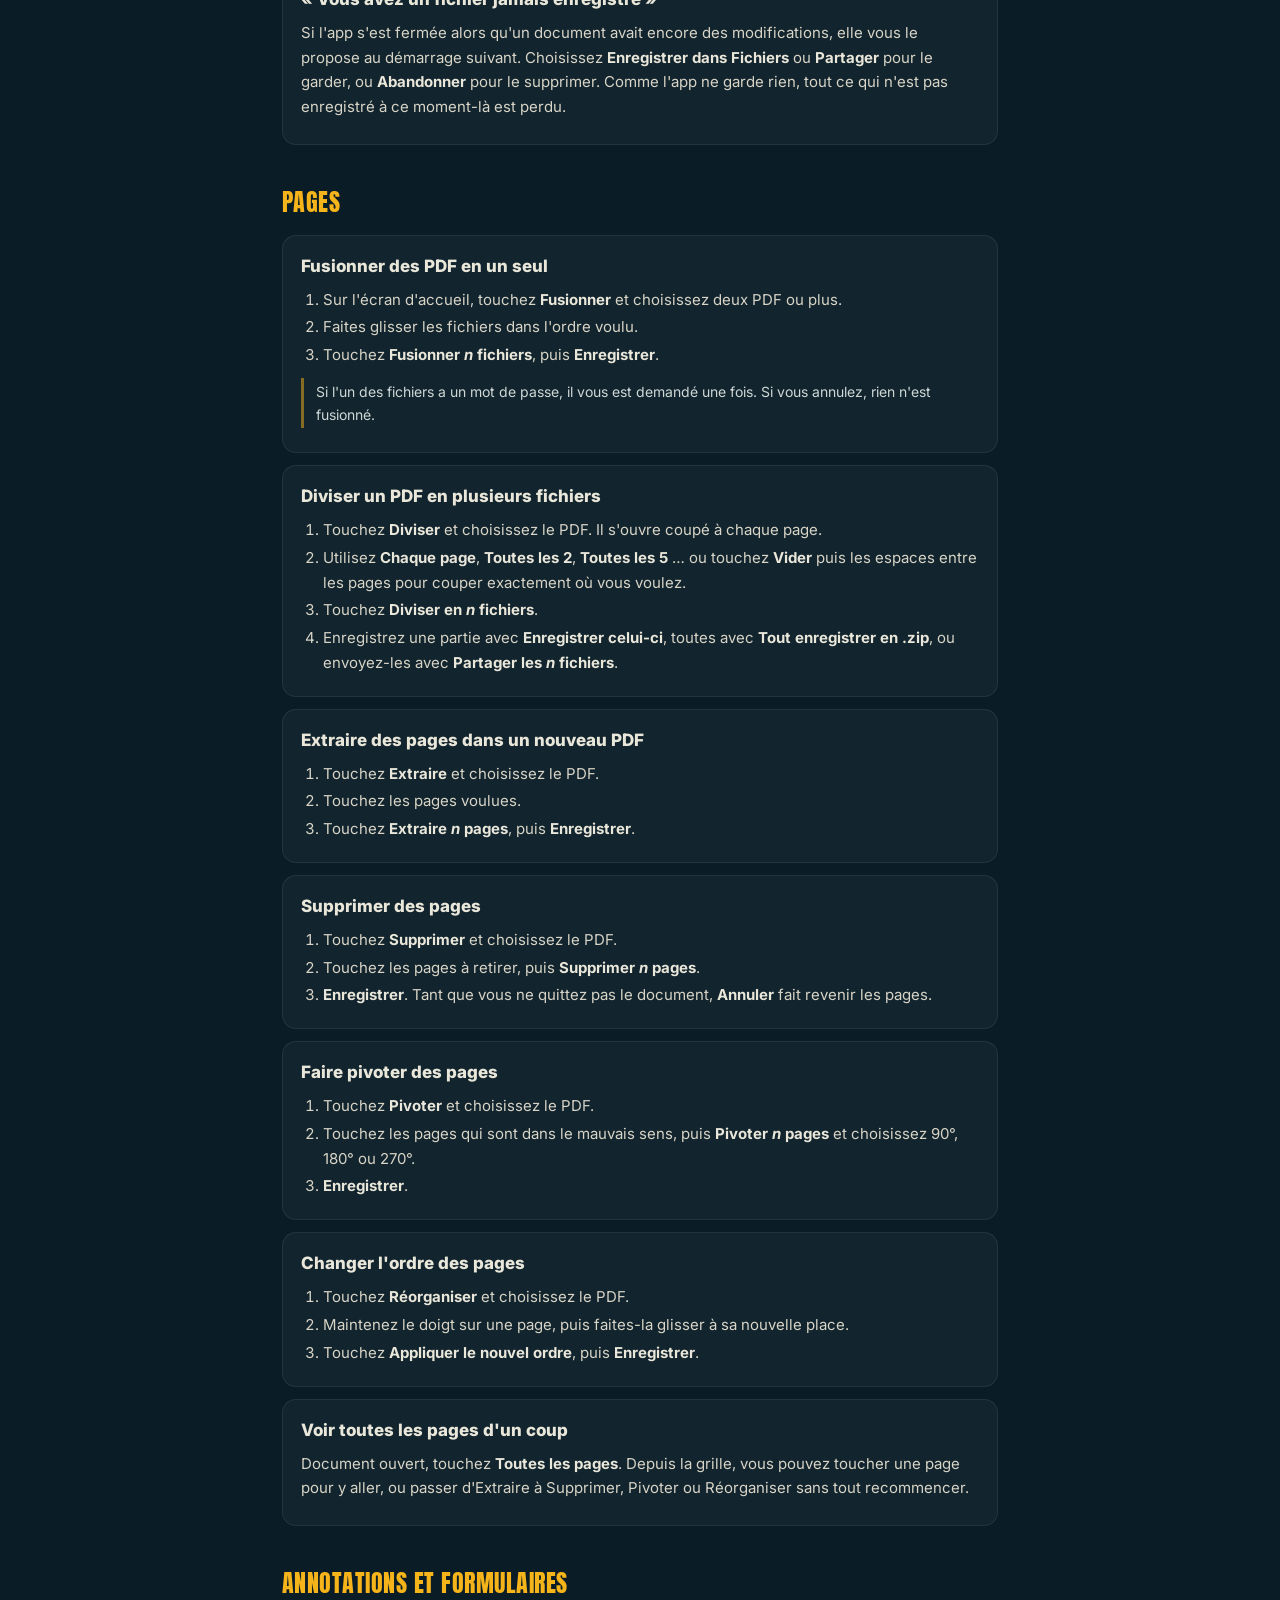
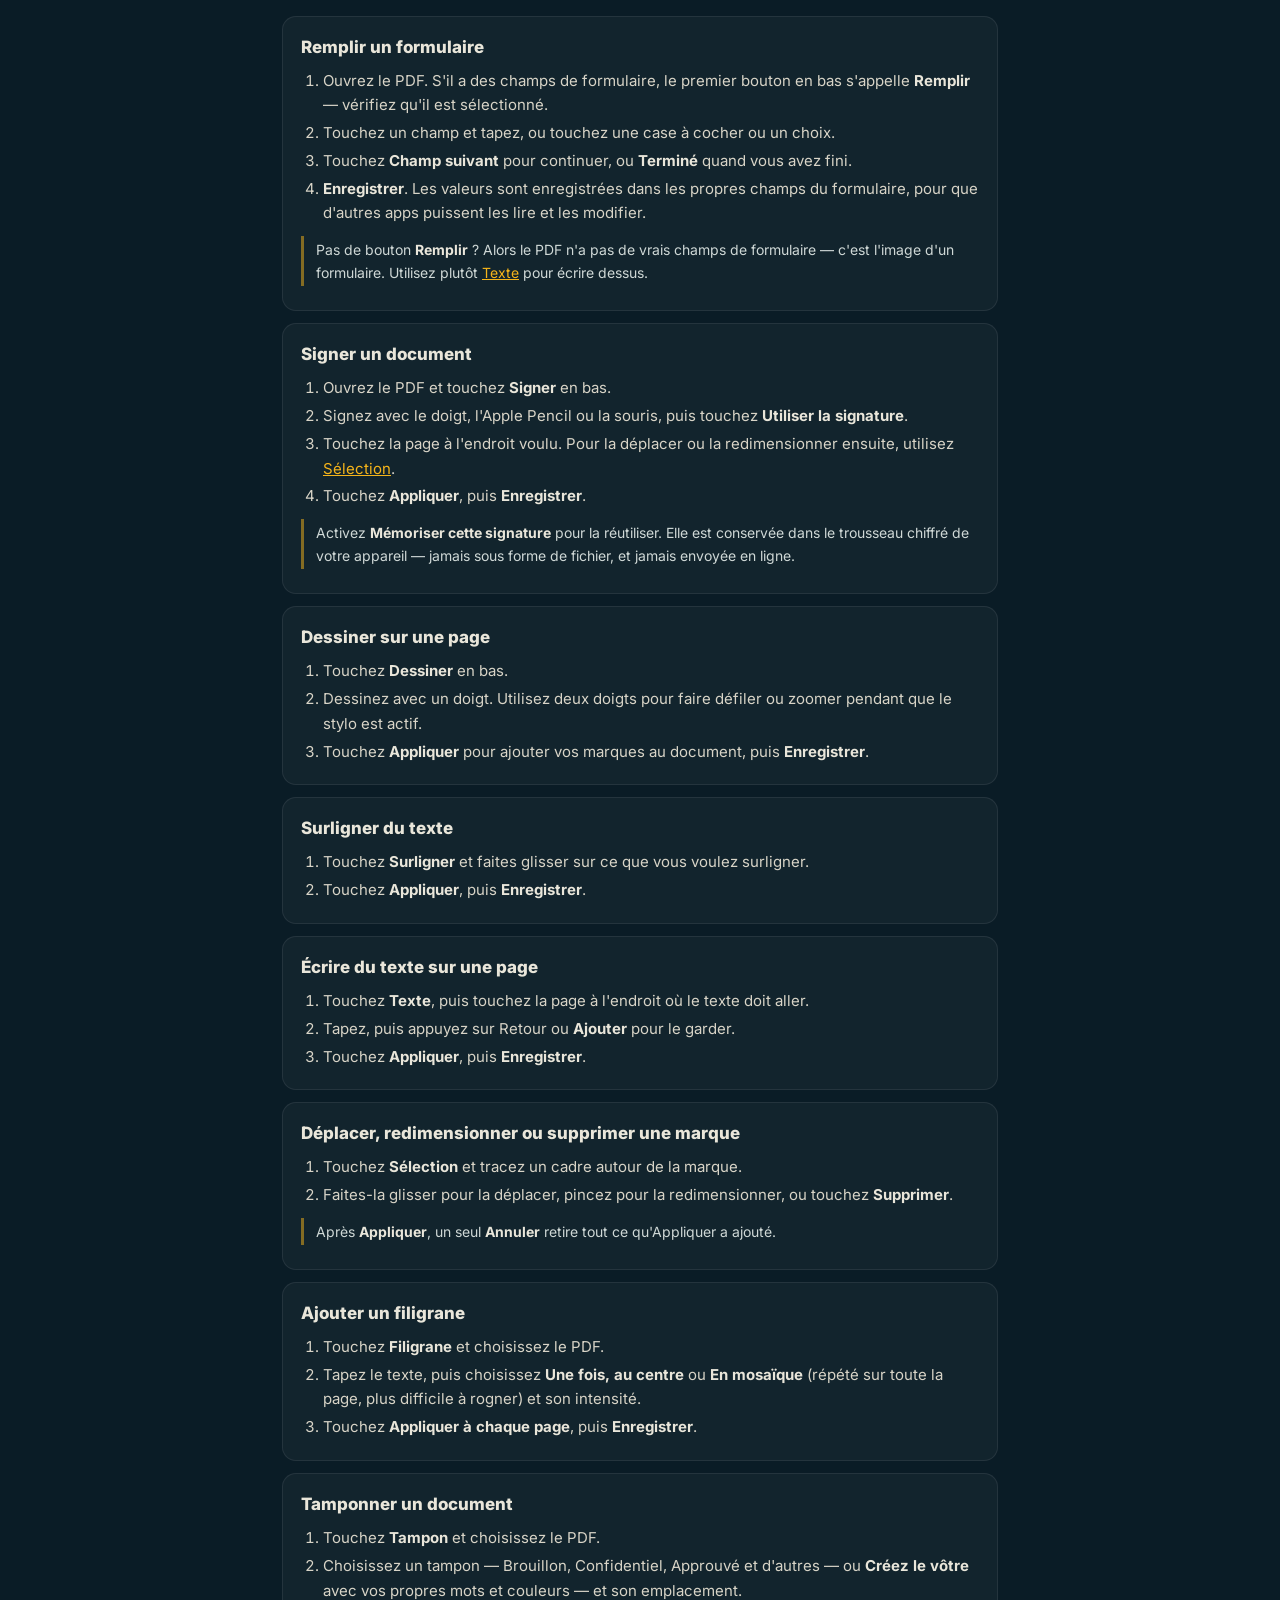
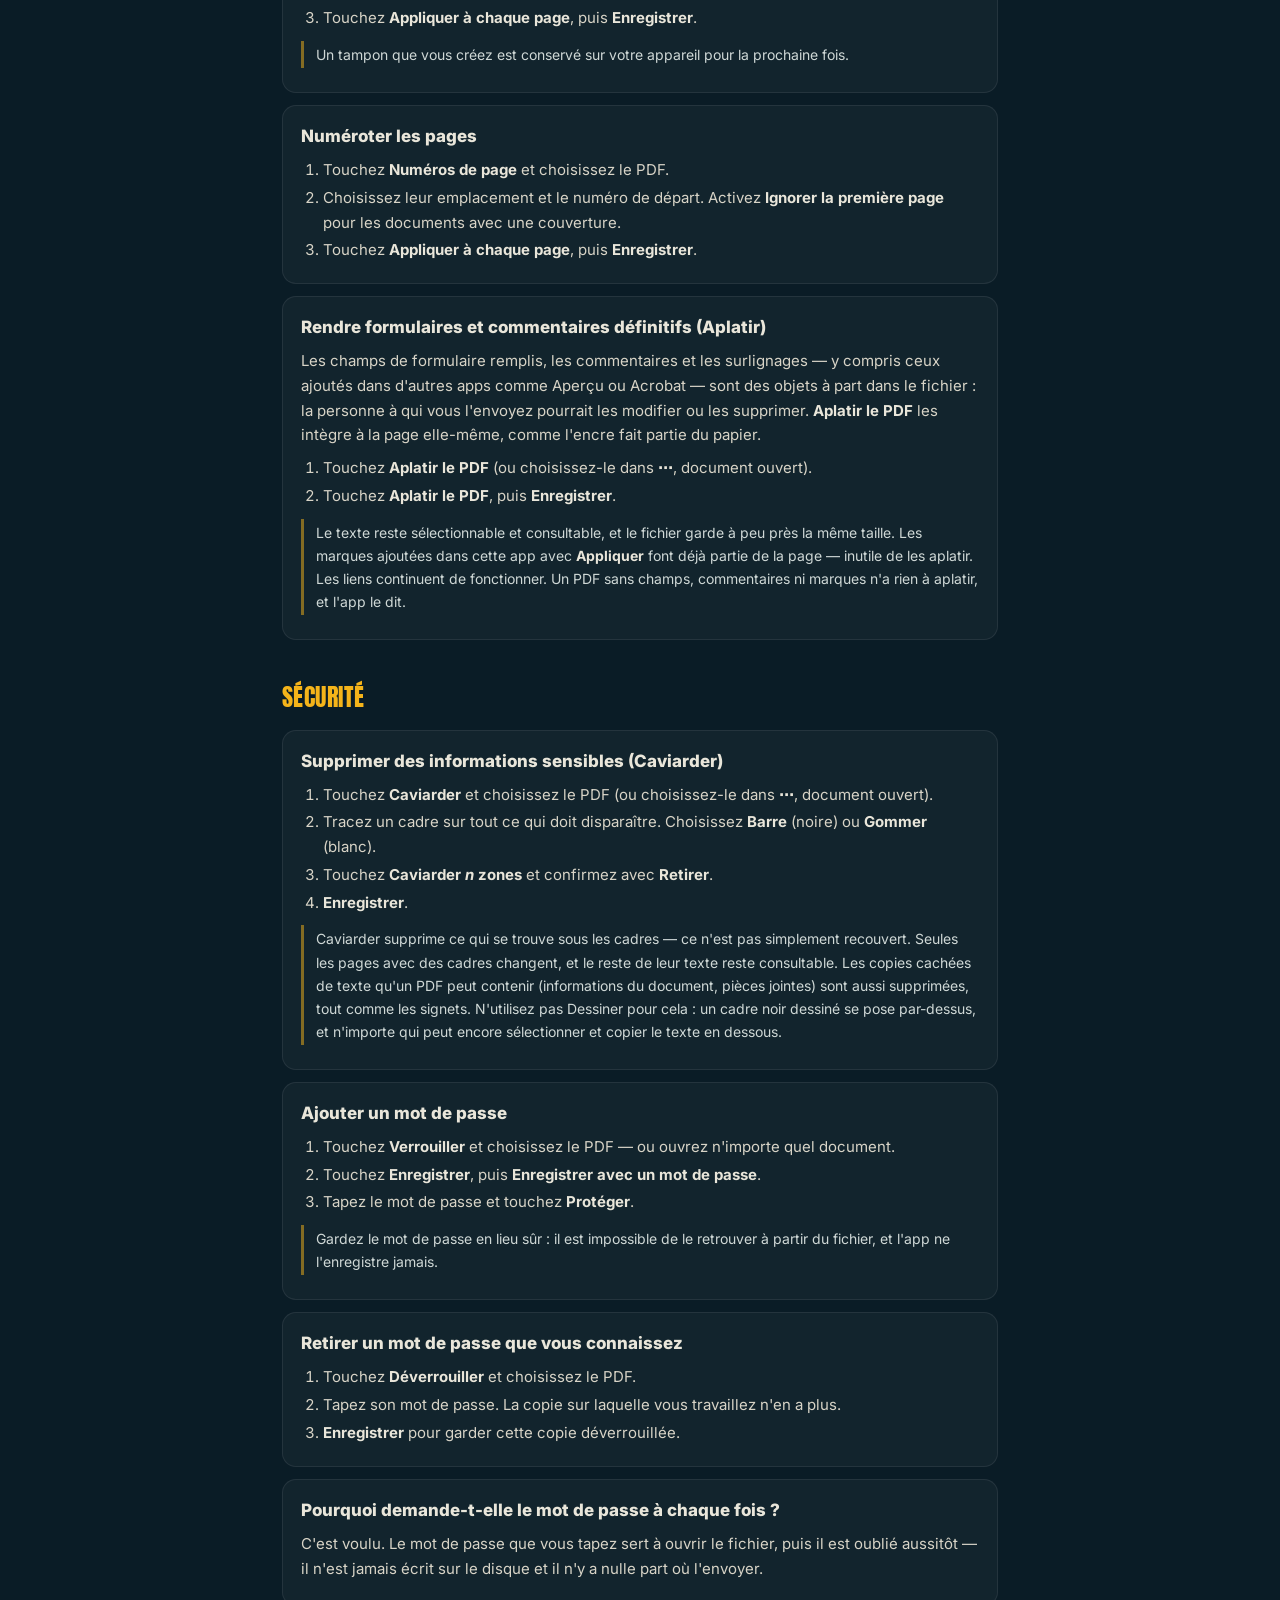
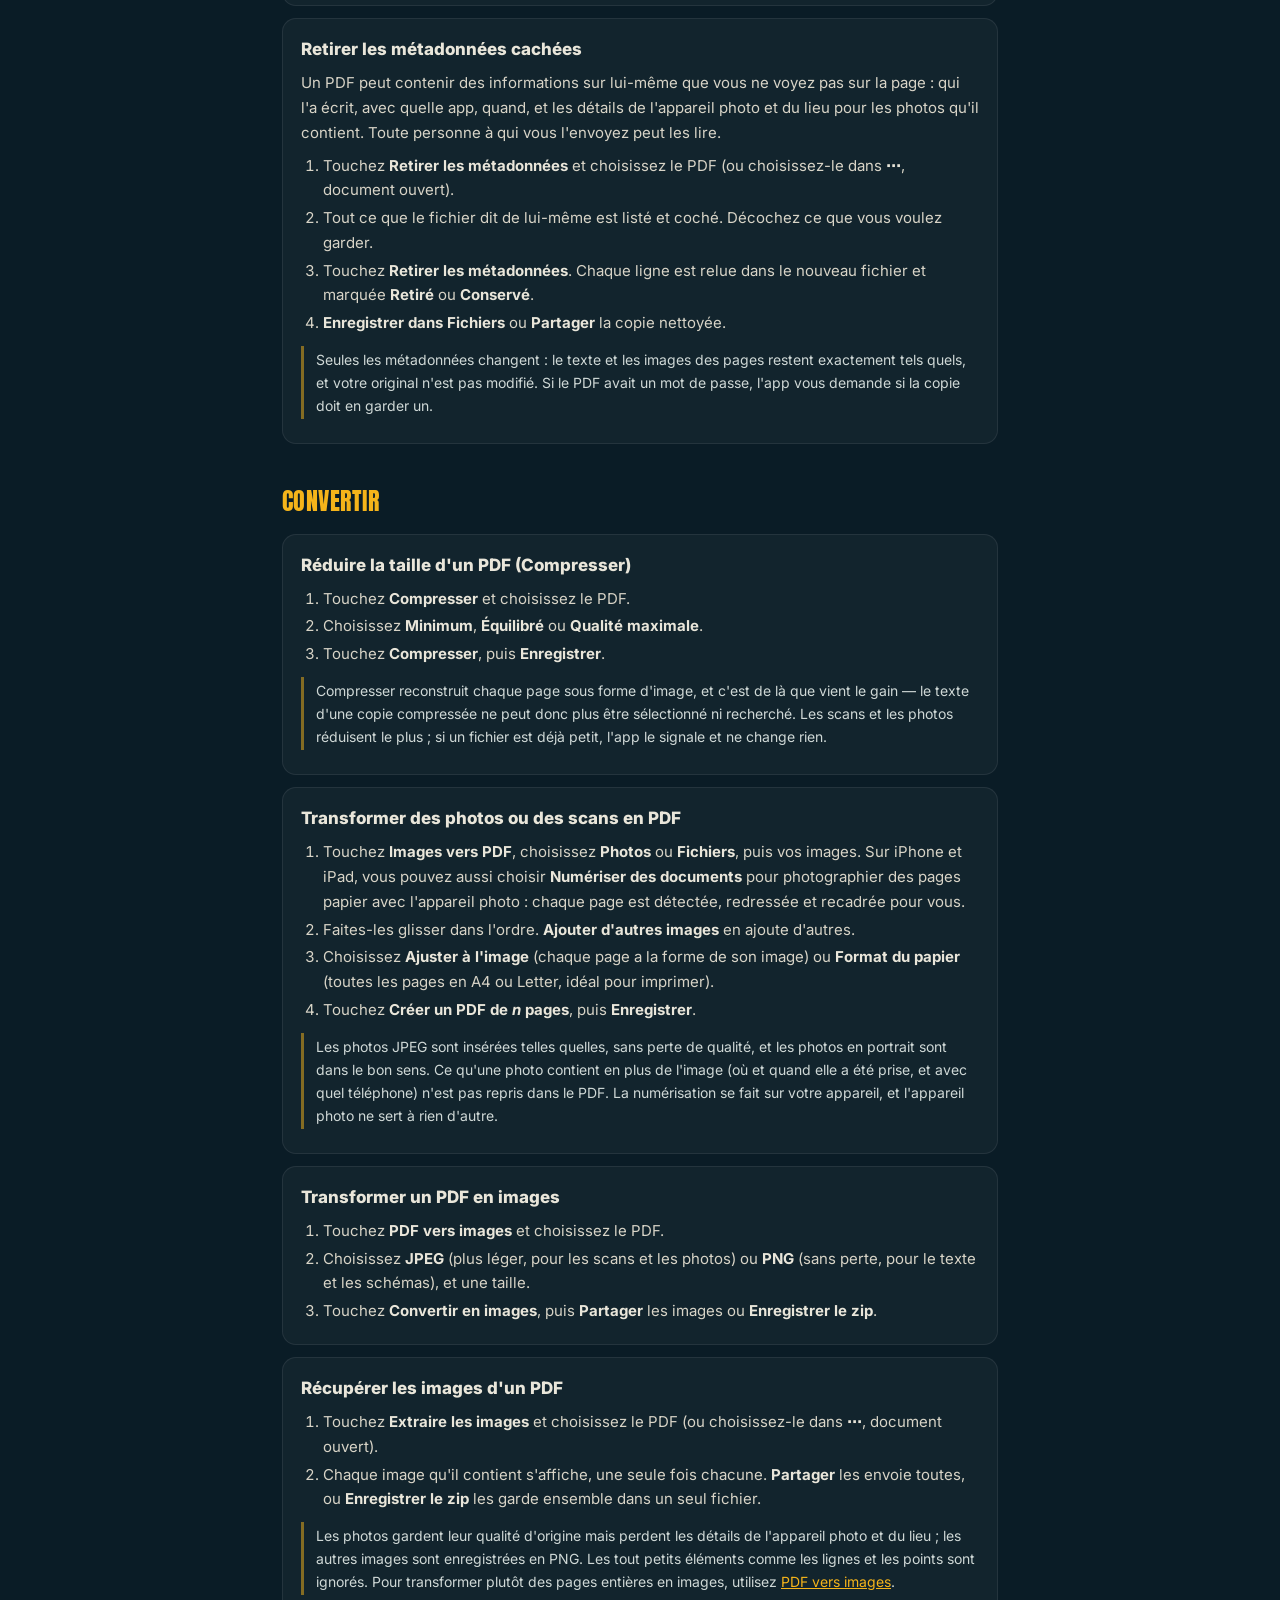
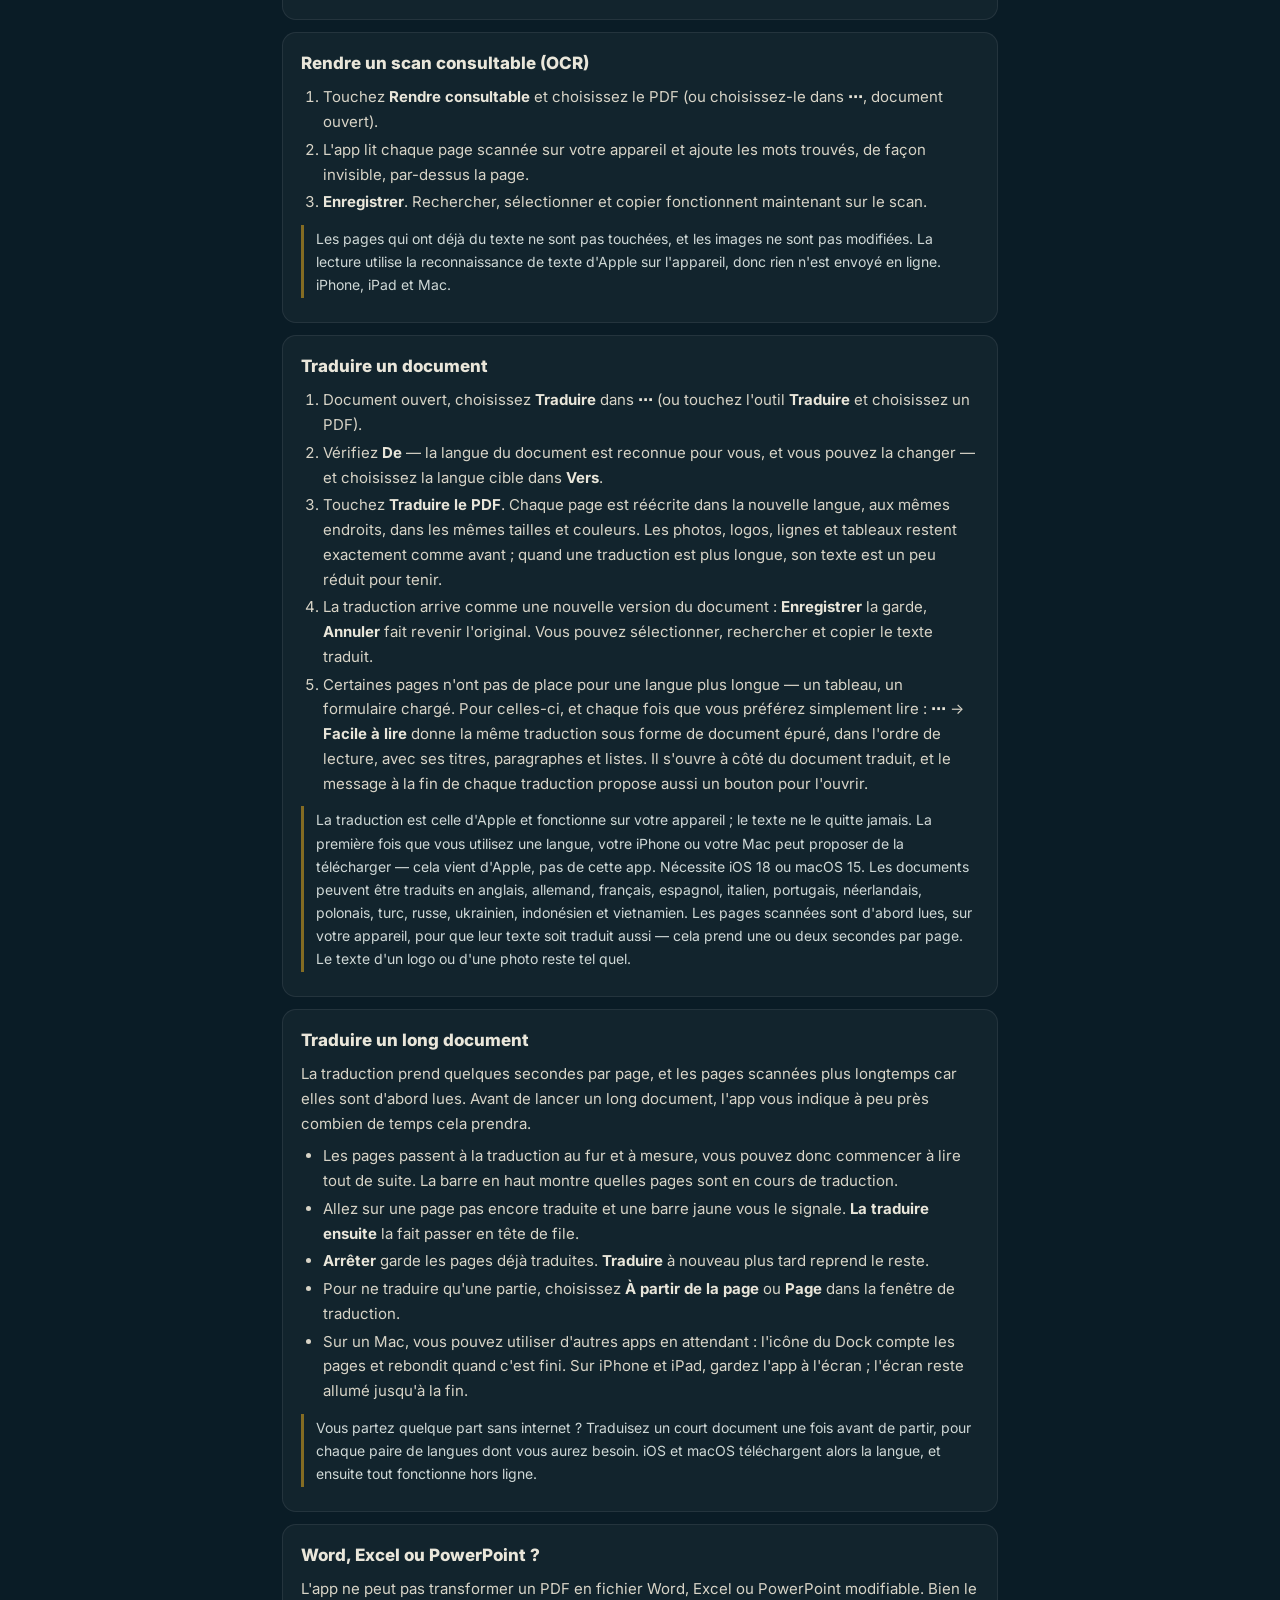
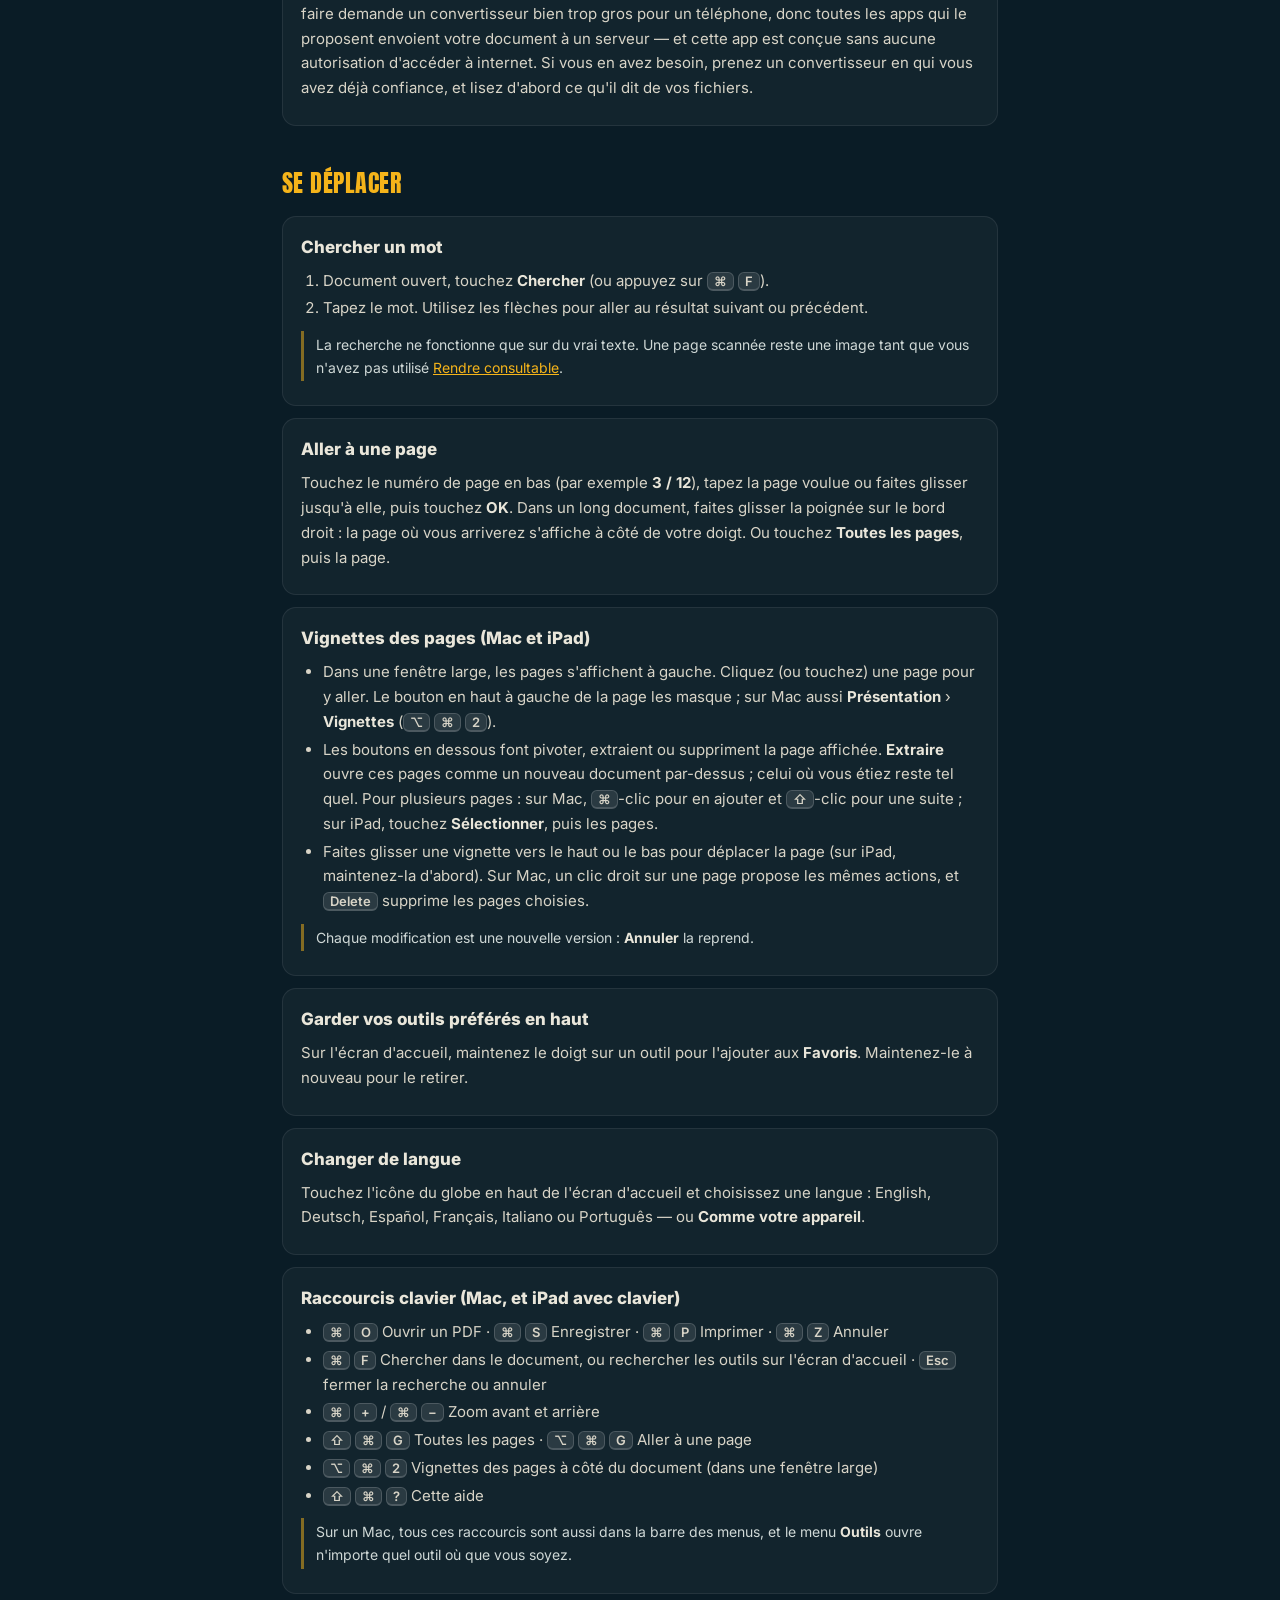
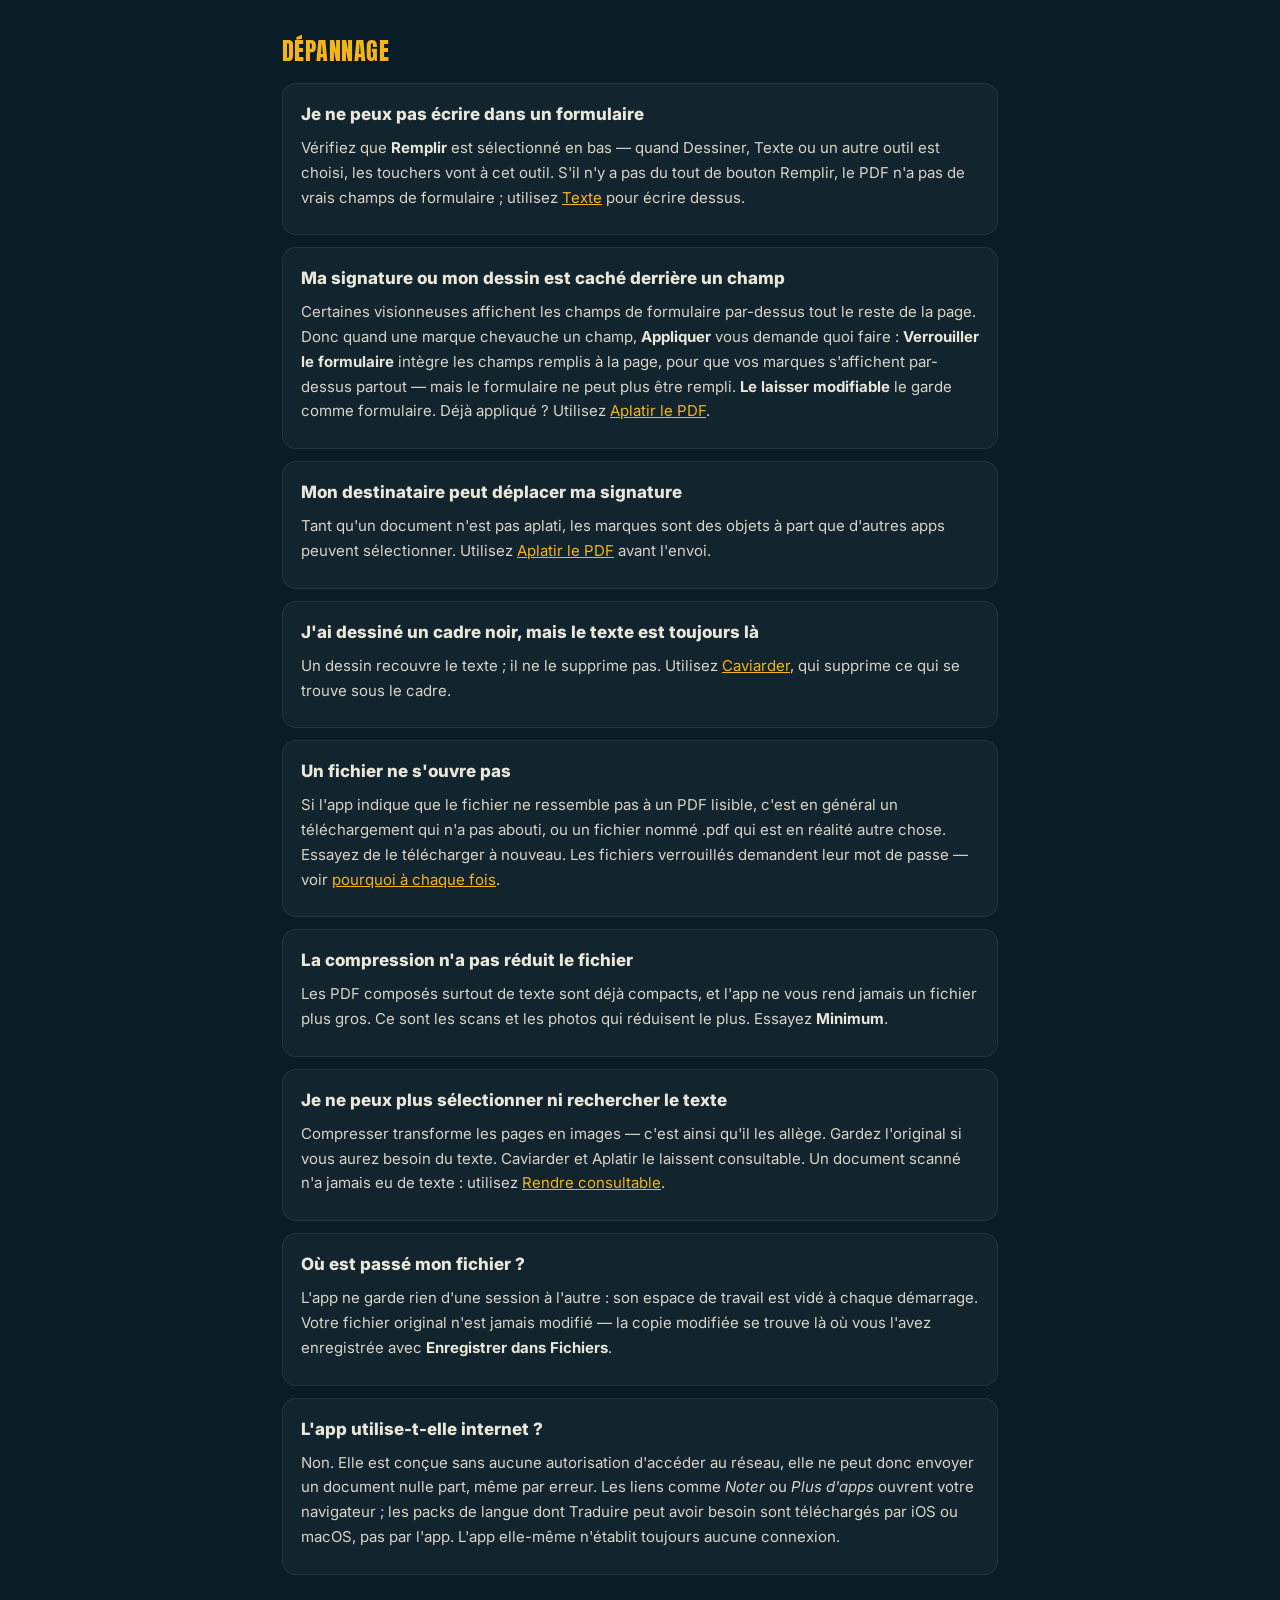
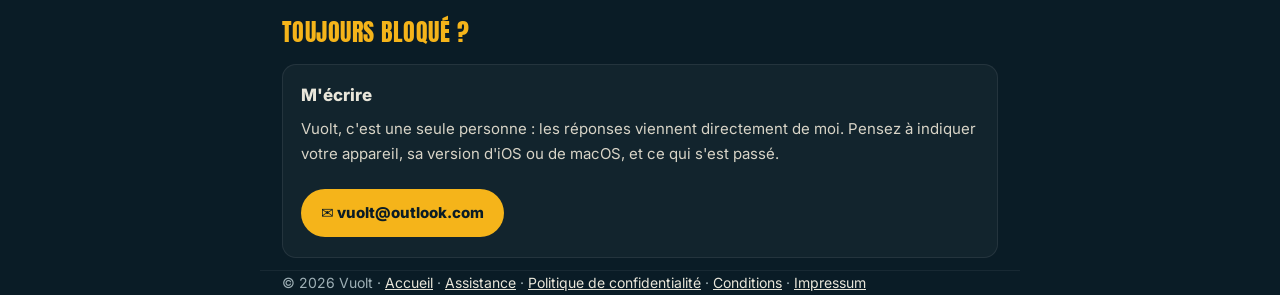
<file: pdf-offline-studio/help-fr.html>
<!DOCTYPE html>
<html lang="fr">
<head>
<meta charset="UTF-8">
<meta name="viewport" content="width=device-width, initial-scale=1.0">
<title>Aide de PDF Offline Studio — Vuolt</title>
<meta name="description" content="Comment utiliser chaque outil de PDF Offline Studio — fusionner, diviser, remplir des formulaires, signer, caviarder, compresser, traduire et plus encore — avec un champ de recherche pour trouver vite la réponse.">
<link rel="alternate" hreflang="en" href="help.html">
<link rel="alternate" hreflang="de" href="help-de.html">
<link rel="alternate" hreflang="es" href="help-es.html">
<link rel="alternate" hreflang="fr" href="help-fr.html">
<link rel="alternate" hreflang="it" href="help-it.html">
<link rel="alternate" hreflang="pt" href="help-pt.html">
<link rel="preconnect" href="https://fonts.googleapis.com">
<link href="https://fonts.googleapis.com/css2?family=Anton&family=Inter:wght@400;600;800&display=swap" rel="stylesheet">
<!-- Made by tool/help_build.py in the PDF Offline Studio repo from help/fr.json. Edit that, not this. -->
<style>
  :root{--navy:#0a1c26;--navy2:#0f2a38;--cream:#e9e6da;--amber:#f5b41a;--amber-d:#d8951a;--ink:#0a1c26;--muted:#9fb0b6;--card:rgba(255,255,255,.035);--line:rgba(255,255,255,.08)}
  *{box-sizing:border-box;margin:0;padding:0}
  body{font-family:'Inter',system-ui,sans-serif;background:var(--navy);color:var(--cream);line-height:1.65}
  a{color:var(--amber)}
  .wrap{max-width:760px;margin:0 auto;padding:0 22px}
  header{background:linear-gradient(180deg,var(--navy2),var(--navy));padding:56px 0 30px;border-bottom:1px solid rgba(255,255,255,.06)}
  .back{display:inline-block;margin-bottom:6px;color:var(--amber);font-weight:800;text-decoration:none}
  .brand{font-family:'Anton',sans-serif;font-size:34px;letter-spacing:.04em;text-transform:uppercase}
  .brand span{color:var(--amber)}
  h1{font-family:'Anton',sans-serif;font-weight:400;text-transform:uppercase;font-size:40px;margin-top:14px;line-height:1.15}
  .lead{color:#d8d4c7;margin-top:10px}

  /* Search: sticky, so it is always one tap away on a long page. */
  .search{position:sticky;top:0;z-index:5;background:var(--navy);padding:14px 0 12px;border-bottom:1px solid var(--line)}
  .search input{width:100%;font:inherit;font-size:17px;color:var(--cream);background:rgba(255,255,255,.06);
    border:1px solid rgba(255,255,255,.14);border-radius:999px;padding:12px 18px 12px 44px;outline:none;
    background-image:url("data:image/svg+xml,%3Csvg xmlns='http://www.w3.org/2000/svg' width='18' height='18' viewBox='0 0 24 24' fill='none' stroke='%239fb0b6' stroke-width='2.2' stroke-linecap='round'%3E%3Ccircle cx='11' cy='11' r='7'/%3E%3Cpath d='m20 20-3.5-3.5'/%3E%3C/svg%3E");
    background-repeat:no-repeat;background-position:16px center}
  .search input:focus{border-color:var(--amber);background-color:rgba(245,180,26,.06)}
  .search input::placeholder{color:var(--muted)}
  .count{color:var(--muted);font-size:13px;margin:8px 4px 0;min-height:1.2em}

  main{padding:18px 0 60px}
  .jump{display:flex;flex-wrap:wrap;gap:8px;margin:14px 0 4px;padding:0;list-style:none}
  .jump a{display:inline-block;padding:6px 12px;border-radius:999px;font-size:13px;font-weight:600;
          text-decoration:none;color:var(--cream);background:rgba(255,255,255,.06);border:1px solid rgba(255,255,255,.1)}
  .jump a:hover{background:rgba(245,180,26,.16);border-color:rgba(245,180,26,.4);color:var(--amber)}
  h2{font-family:'Anton',sans-serif;font-weight:400;text-transform:uppercase;letter-spacing:.02em;font-size:24px;color:var(--amber);margin:38px 0 12px;scroll-margin-top:90px}
  .topic{background:var(--card);border:1px solid var(--line);border-radius:14px;padding:16px 18px;margin:12px 0;scroll-margin-top:90px}
  .topic h3{font-size:17px;font-weight:800;color:var(--cream);display:flex;align-items:baseline;gap:8px}
  .topic h3 .anchor{opacity:0;text-decoration:none;color:var(--muted);font-weight:600;font-size:14px;transition:opacity .15s}
  .topic:hover h3 .anchor,.topic h3 .anchor:focus{opacity:1}
  .topic p,.topic li{color:#d8d4c7;font-size:15px}
  .topic p{margin:8px 0}
  .topic ol,.topic ul{margin:8px 0 4px 22px}
  .topic li{margin:3px 0}
  .topic .tip{font-size:14px;color:#cfd8d6;border-left:3px solid rgba(245,180,26,.5);padding:2px 0 2px 12px;margin-top:10px}
  :target{border-color:rgba(245,180,26,.55);box-shadow:0 0 0 1px rgba(245,180,26,.25)}
  b.ui{color:var(--cream);font-weight:700}
  kbd{font:600 13px 'Inter',system-ui,sans-serif;background:rgba(255,255,255,.1);border:1px solid rgba(255,255,255,.16);border-bottom-width:2px;border-radius:6px;padding:0 6px}
  mark{background:rgba(245,180,26,.35);color:inherit;border-radius:3px;padding:0 1px}
  .hidden{display:none}
  .none{background:rgba(245,180,26,.1);border:1px solid rgba(245,180,26,.25);border-radius:12px;padding:16px;margin:20px 0}
  .email-btn{display:inline-flex;align-items:center;gap:8px;margin:14px 0 4px;padding:12px 20px;border-radius:999px;
    background:var(--amber);color:var(--ink);font-weight:800;font-size:15px;text-decoration:none}
  .email-btn:hover{background:var(--amber-d)}
  footer{padding:30px 0;border-top:1px solid rgba(255,255,255,.06);color:var(--muted);font-size:14px}
  footer a{color:var(--cream)}
  @media (max-width:520px){h1{font-size:32px}.topic{padding:14px 15px}}
  .langs{display:flex;flex-wrap:wrap;gap:6px 12px;margin-top:14px;font-size:13px}
  .langs a{color:var(--muted);text-decoration:none}
  .langs a[aria-current]{color:var(--amber);font-weight:700}
</style>
</head>
<body data-one="1 réponse" data-many="{n} réponses" data-anchor="Lien vers cette réponse">

<header>
  <div class="wrap">
    <a class="back" href="../support.html">← Assistance</a>
    <div class="brand">VU<span>OLT</span></div>
    <h1>Aide de PDF Offline Studio</h1>
    <p class="lead">Comment tout faire dans l'app, une courte série d'étapes à la fois. Tout se passe sur votre iPhone, iPad ou Mac — rien n'est envoyé en ligne.</p>
    <nav class="langs">
      <a href="help.html" hreflang="en">English</a>
      <a href="help-de.html" hreflang="de">Deutsch</a>
      <a href="help-es.html" hreflang="es">Español</a>
      <a href="help-fr.html" hreflang="fr" aria-current="page">Français</a>
      <a href="help-it.html" hreflang="it">Italiano</a>
      <a href="help-pt.html" hreflang="pt">Português</a>
    </nav>
  </div>
</header>

<div class="search">
  <div class="wrap">
    <input id="q" type="search" placeholder="Rechercher dans l&#x27;aide — essayez « signer », « mot de passe », « réduire »" autocomplete="off" aria-label="Rechercher dans l&#x27;aide">
    <p class="count" id="count" aria-live="polite"></p>
  </div>
</div>

<main class="wrap">
  <ul class="jump" id="jump">
    <li><a href="#getting-started">Premiers pas</a></li>
    <li><a href="#pages">Pages</a></li>
    <li><a href="#mark-up">Annotations et formulaires</a></li>
    <li><a href="#security">Sécurité</a></li>
    <li><a href="#convert">Convertir</a></li>
    <li><a href="#around">Se déplacer</a></li>
    <li><a href="#troubleshooting">Dépannage</a></li>
    <li><a href="#contact">Contact</a></li>
  </ul>

  <!-- ================================================================ -->
  <h2 id="getting-started">Premiers pas</h2>

  <section class="topic" id="open" data-keys="ouvrir fichier charger importer document commencer lire afficher pdf open file load import document start read view">
    <h3>Ouvrir un PDF</h3>
    <ol>
      <li>Sur l'écran d'accueil, touchez <b class="ui">Ouvrir un PDF</b>.</li>
      <li>Choisissez le fichier — dans iCloud Drive, Téléchargements, ou partout où l'app Fichiers a accès.</li>
      <li>Il s'ouvre en lecture. Faites-le défiler, pincez pour zoomer, et utilisez les boutons en bas pour le remplir, l'annoter ou l'organiser.</li>
    </ol>
    <p class="tip">Vous pouvez aussi envoyer un PDF à l'app depuis une autre : dans Mail ou Fichiers, touchez Partager et choisissez PDF Offline Studio. Sur un Mac, faites glisser un PDF sur la fenêtre de l'app.</p>
  </section>

  <section class="topic" id="find-tool" data-keys="trouver outil chercher recherche accueil quel outil où est find tool search home which tool where is">
    <h3>Trouver le bon outil</h3>
    <p>Tapez ce que vous voulez faire dans le champ de recherche en haut de l'écran d'accueil — <i>réduire</i>, <i>mot de passe</i>, <i>signer</i>, <i>jpg</i>. Les outils correspondants apparaissent pendant la saisie ; appuyez sur <kbd>Return</kbd> pour ouvrir le premier. Sur un Mac, <kbd>⌘</kbd> <kbd>F</kbd> vous place dans le champ, et chaque outil se trouve aussi dans le menu <b class="ui">Outils</b>.</p>
  </section>

  <section class="topic" id="save" data-keys="enregistrer exporter télécharger garder fichiers partager envoyer e-mail mail airdrop save export download keep files share send email airdrop">
    <h3>Enregistrer ou partager votre travail</h3>
    <ol>
      <li>Touchez <b class="ui">Enregistrer</b> en haut à droite.</li>
      <li>Choisissez <b class="ui">Enregistrer dans Fichiers</b> pour garder une copie, <b class="ui">Partager</b> pour l'envoyer (Mail, Messages, AirDrop…), ou <b class="ui">Enregistrer avec un mot de passe</b> pour verrouiller la copie.</li>
    </ol>
    <p class="tip">L'app ne conserve pas les documents. Les fichiers que vous ouvrez sont copiés dans un espace de travail temporaire, vidé à chaque démarrage de l'app — enregistrez donc tout ce que vous voulez garder.</p>
  </section>

  <section class="topic" id="print" data-keys="imprimer impression imprimante papier airprint print printer paper airprint">
    <h3>Imprimer</h3>
    <ol>
      <li>Document ouvert, touchez le bouton <b class="ui">Imprimer</b> en haut. Sur un téléphone, il se trouve dans <b class="ui">⋯</b> (Plus d'outils).</li>
      <li>Choisissez votre imprimante dans la fenêtre d'impression.</li>
    </ol>
    <p class="tip">Si vous avez dessiné, écrit ou signé sur la page, touchez d'abord <b class="ui">Appliquer</b> — l'app vous le demande, pour que vos marques ne manquent pas à l'impression.</p>
  </section>

  <section class="topic" id="unfinished" data-keys="travail non terminé plantage fermé récupérer perdu jamais enregistré unfinished work crash closed recover lost never saved">
    <h3>« Vous avez un fichier jamais enregistré »</h3>
    <p>Si l'app s'est fermée alors qu'un document avait encore des modifications, elle vous le propose au démarrage suivant. Choisissez <b class="ui">Enregistrer dans Fichiers</b> ou <b class="ui">Partager</b> pour le garder, ou <b class="ui">Abandonner</b> pour le supprimer. Comme l'app ne garde rien, tout ce qui n'est pas enregistré à ce moment-là est perdu.</p>
  </section>

  <!-- ================================================================ -->
  <h2 id="pages">Pages</h2>

  <section class="topic" id="merge" data-keys="fusionner combiner joindre assembler regrouper plusieurs pdf en un seul merge combine join append put together several multiple pdfs into one">
    <h3>Fusionner des PDF en un seul</h3>
    <ol>
      <li>Sur l'écran d'accueil, touchez <b class="ui">Fusionner</b> et choisissez deux PDF ou plus.</li>
      <li>Faites glisser les fichiers dans l'ordre voulu.</li>
      <li>Touchez <b class="ui">Fusionner <i>n</i> fichiers</b>, puis <b class="ui">Enregistrer</b>.</li>
    </ol>
    <p class="tip">Si l'un des fichiers a un mot de passe, il vous est demandé une fois. Si vous annulez, rien n'est fusionné.</p>
  </section>

  <section class="topic" id="split" data-keys="diviser séparer découper scinder couper plusieurs fichiers chaque page chapitres split separate break divide cut into several files every page chapters">
    <h3>Diviser un PDF en plusieurs fichiers</h3>
    <ol>
      <li>Touchez <b class="ui">Diviser</b> et choisissez le PDF. Il s'ouvre coupé à chaque page.</li>
      <li>Utilisez <b class="ui">Chaque page</b>, <b class="ui">Toutes les 2</b>, <b class="ui">Toutes les 5</b> … ou touchez <b class="ui">Vider</b> puis les espaces entre les pages pour couper exactement où vous voulez.</li>
      <li>Touchez <b class="ui">Diviser en <i>n</i> fichiers</b>.</li>
      <li>Enregistrez une partie avec <b class="ui">Enregistrer celui-ci</b>, toutes avec <b class="ui">Tout enregistrer en .zip</b>, ou envoyez-les avec <b class="ui">Partager les <i>n</i> fichiers</b>.</li>
    </ol>
  </section>

  <section class="topic" id="extract" data-keys="extraire garder seulement certaines pages choisir sélectionner copier pages sortir extract keep only some pages pick choose select copy pages out new pdf">
    <h3>Extraire des pages dans un nouveau PDF</h3>
    <ol>
      <li>Touchez <b class="ui">Extraire</b> et choisissez le PDF.</li>
      <li>Touchez les pages voulues.</li>
      <li>Touchez <b class="ui">Extraire <i>n</i> pages</b>, puis <b class="ui">Enregistrer</b>.</li>
    </ol>
  </section>

  <section class="topic" id="delete" data-keys="supprimer retirer effacer pages page blanche enlever se débarrasser delete remove pages blank page get rid of">
    <h3>Supprimer des pages</h3>
    <ol>
      <li>Touchez <b class="ui">Supprimer</b> et choisissez le PDF.</li>
      <li>Touchez les pages à retirer, puis <b class="ui">Supprimer <i>n</i> pages</b>.</li>
      <li><b class="ui">Enregistrer</b>. Tant que vous ne quittez pas le document, <b class="ui">Annuler</b> fait revenir les pages.</li>
    </ol>
  </section>

  <section class="topic" id="rotate" data-keys="pivoter tourner rotation de côté à l&#x27;envers paysage portrait orientation rotate turn sideways upside down landscape portrait orientation">
    <h3>Faire pivoter des pages</h3>
    <ol>
      <li>Touchez <b class="ui">Pivoter</b> et choisissez le PDF.</li>
      <li>Touchez les pages qui sont dans le mauvais sens, puis <b class="ui">Pivoter <i>n</i> pages</b> et choisissez 90°, 180° ou 270°.</li>
      <li><b class="ui">Enregistrer</b>.</li>
    </ol>
  </section>

  <section class="topic" id="reorder" data-keys="réorganiser réordonner déplacer pages ordre trier glisser reorder rearrange move pages order sort drag">
    <h3>Changer l'ordre des pages</h3>
    <ol>
      <li>Touchez <b class="ui">Réorganiser</b> et choisissez le PDF.</li>
      <li>Maintenez le doigt sur une page, puis faites-la glisser à sa nouvelle place.</li>
      <li>Touchez <b class="ui">Appliquer le nouvel ordre</b>, puis <b class="ui">Enregistrer</b>.</li>
    </ol>
  </section>

  <section class="topic" id="all-pages" data-keys="toutes les pages grille miniatures aperçu vue d&#x27;ensemble organiser vue des pages all pages grid thumbnails overview organise organize page view">
    <h3>Voir toutes les pages d'un coup</h3>
    <p>Document ouvert, touchez <b class="ui">Toutes les pages</b>. Depuis la grille, vous pouvez toucher une page pour y aller, ou passer d'Extraire à Supprimer, Pivoter ou Réorganiser sans tout recommencer.</p>
  </section>

  <!-- ================================================================ -->
  <h2 id="mark-up">Annotations et formulaires</h2>

  <section class="topic" id="fill-form" data-keys="remplir formulaire champs saisir cases cocher case à cocher liste déroulante dossier impôts formulaire remplissable fill form fields type in boxes tick checkbox dropdown application tax form fillable">
    <h3>Remplir un formulaire</h3>
    <ol>
      <li>Ouvrez le PDF. S'il a des champs de formulaire, le premier bouton en bas s'appelle <b class="ui">Remplir</b> — vérifiez qu'il est sélectionné.</li>
      <li>Touchez un champ et tapez, ou touchez une case à cocher ou un choix.</li>
      <li>Touchez <b class="ui">Champ suivant</b> pour continuer, ou <b class="ui">Terminé</b> quand vous avez fini.</li>
      <li><b class="ui">Enregistrer</b>. Les valeurs sont enregistrées dans les propres champs du formulaire, pour que d'autres apps puissent les lire et les modifier.</li>
    </ol>
    <p class="tip">Pas de bouton <b class="ui">Remplir</b> ? Alors le PDF n'a pas de vrais champs de formulaire — c'est l'image d'un formulaire. Utilisez plutôt <a href="#add-text">Texte</a> pour écrire dessus.</p>
  </section>

  <section class="topic" id="sign" data-keys="signer signature initiales parapher paraphe contrat accord sign signature initials autograph contract agreement">
    <h3>Signer un document</h3>
    <ol>
      <li>Ouvrez le PDF et touchez <b class="ui">Signer</b> en bas.</li>
      <li>Signez avec le doigt, l'Apple Pencil ou la souris, puis touchez <b class="ui">Utiliser la signature</b>.</li>
      <li>Touchez la page à l'endroit voulu. Pour la déplacer ou la redimensionner ensuite, utilisez <a href="#edit-marks">Sélection</a>.</li>
      <li>Touchez <b class="ui">Appliquer</b>, puis <b class="ui">Enregistrer</b>.</li>
    </ol>
    <p class="tip">Activez <b class="ui">Mémoriser cette signature</b> pour la réutiliser. Elle est conservée dans le trousseau chiffré de votre appareil — jamais sous forme de fichier, et jamais envoyée en ligne.</p>
  </section>

  <section class="topic" id="draw" data-keys="dessiner stylo main levée croquis écrire à la main annoter gribouiller draw pen freehand sketch write by hand annotate scribble">
    <h3>Dessiner sur une page</h3>
    <ol>
      <li>Touchez <b class="ui">Dessiner</b> en bas.</li>
      <li>Dessinez avec un doigt. Utilisez deux doigts pour faire défiler ou zoomer pendant que le stylo est actif.</li>
      <li>Touchez <b class="ui">Appliquer</b> pour ajouter vos marques au document, puis <b class="ui">Enregistrer</b>.</li>
    </ol>
  </section>

  <section class="topic" id="highlight" data-keys="surligner surligneur surlignage jaune souligner mettre en évidence annoter highlight marker yellow emphasise emphasize annotate">
    <h3>Surligner du texte</h3>
    <ol>
      <li>Touchez <b class="ui">Surligner</b> et faites glisser sur ce que vous voulez surligner.</li>
      <li>Touchez <b class="ui">Appliquer</b>, puis <b class="ui">Enregistrer</b>.</li>
    </ol>
  </section>

  <section class="topic" id="add-text" data-keys="texte taper écrire ajouter mots note commentaire étiquette machine à écrire text type write add words note comment label typewriter">
    <h3>Écrire du texte sur une page</h3>
    <ol>
      <li>Touchez <b class="ui">Texte</b>, puis touchez la page à l'endroit où le texte doit aller.</li>
      <li>Tapez, puis appuyez sur Retour ou <b class="ui">Ajouter</b> pour le garder.</li>
      <li>Touchez <b class="ui">Appliquer</b>, puis <b class="ui">Enregistrer</b>.</li>
    </ol>
  </section>

  <section class="topic" id="edit-marks" data-keys="déplacer redimensionner supprimer marque sélectionner modifier annuler annotation erreur move resize delete mark select change undo annotation mistake">
    <h3>Déplacer, redimensionner ou supprimer une marque</h3>
    <ol>
      <li>Touchez <b class="ui">Sélection</b> et tracez un cadre autour de la marque.</li>
      <li>Faites-la glisser pour la déplacer, pincez pour la redimensionner, ou touchez <b class="ui">Supprimer</b>.</li>
    </ol>
    <p class="tip">Après <b class="ui">Appliquer</b>, un seul <b class="ui">Annuler</b> retire tout ce qu'Appliquer a ajouté.</p>
  </section>

  <section class="topic" id="watermark" data-keys="filigrane confidentiel brouillon texte chaque page arrière-plan discret watermark confidential draft text every page background faint">
    <h3>Ajouter un filigrane</h3>
    <ol>
      <li>Touchez <b class="ui">Filigrane</b> et choisissez le PDF.</li>
      <li>Tapez le texte, puis choisissez <b class="ui">Une fois, au centre</b> ou <b class="ui">En mosaïque</b> (répété sur toute la page, plus difficile à rogner) et son intensité.</li>
      <li>Touchez <b class="ui">Appliquer à chaque page</b>, puis <b class="ui">Enregistrer</b>.</li>
    </ol>
  </section>

  <section class="topic" id="stamp" data-keys="tampon cachet approuvé brouillon confidentiel final payé reçu personnalisé stamp approved draft confidential final paid received custom">
    <h3>Tamponner un document</h3>
    <ol>
      <li>Touchez <b class="ui">Tampon</b> et choisissez le PDF.</li>
      <li>Choisissez un tampon — Brouillon, Confidentiel, Approuvé et d'autres — ou <b class="ui">Créez le vôtre</b> avec vos propres mots et couleurs — et son emplacement.</li>
      <li>Touchez <b class="ui">Appliquer à chaque page</b>, puis <b class="ui">Enregistrer</b>.</li>
    </ol>
    <p class="tip">Un tampon que vous créez est conservé sur votre appareil pour la prochaine fois.</p>
  </section>

  <section class="topic" id="page-numbers" data-keys="numéros de page numérotation numéroter pages pied de page compter page numbers numbering number pages footer count">
    <h3>Numéroter les pages</h3>
    <ol>
      <li>Touchez <b class="ui">Numéros de page</b> et choisissez le PDF.</li>
      <li>Choisissez leur emplacement et le numéro de départ. Activez <b class="ui">Ignorer la première page</b> pour les documents avec une couverture.</li>
      <li>Touchez <b class="ui">Appliquer à chaque page</b>, puis <b class="ui">Enregistrer</b>.</li>
    </ol>
  </section>

  <section class="topic" id="flatten" data-keys="aplatir figer marques définitif verrouiller champs formulaire commentaires surlignages non modifiable destinataire fusionner flatten fix marks permanent lock form fields comments highlights cannot be moved edited recipient merge">
    <h3>Rendre formulaires et commentaires définitifs (Aplatir)</h3>
    <p>Les champs de formulaire remplis, les commentaires et les surlignages — y compris ceux ajoutés dans d'autres apps comme Aperçu ou Acrobat — sont des objets à part dans le fichier : la personne à qui vous l'envoyez pourrait les modifier ou les supprimer. <b class="ui">Aplatir le PDF</b> les intègre à la page elle-même, comme l'encre fait partie du papier.</p>
    <ol>
      <li>Touchez <b class="ui">Aplatir le PDF</b> (ou choisissez-le dans <b class="ui">⋯</b>, document ouvert).</li>
      <li>Touchez <b class="ui">Aplatir le PDF</b>, puis <b class="ui">Enregistrer</b>.</li>
    </ol>
    <p class="tip">Le texte reste sélectionnable et consultable, et le fichier garde à peu près la même taille. Les marques ajoutées dans cette app avec <b class="ui">Appliquer</b> font déjà partie de la page — inutile de les aplatir. Les liens continuent de fonctionner. Un PDF sans champs, commentaires ni marques n'a rien à aplatir, et l'app le dit.</p>
  </section>

  <!-- ================================================================ -->
  <h2 id="security">Sécurité</h2>

  <section class="topic" id="redact" data-keys="caviarder noircir masquer supprimer cacher informations sensibles privées censurer effacer anonymiser redact black out remove hide sensitive private information censor blackout erase">
    <h3>Supprimer des informations sensibles (Caviarder)</h3>
    <ol>
      <li>Touchez <b class="ui">Caviarder</b> et choisissez le PDF (ou choisissez-le dans <b class="ui">⋯</b>, document ouvert).</li>
      <li>Tracez un cadre sur tout ce qui doit disparaître. Choisissez <b class="ui">Barre</b> (noire) ou <b class="ui">Gommer</b> (blanc).</li>
      <li>Touchez <b class="ui">Caviarder <i>n</i> zones</b> et confirmez avec <b class="ui">Retirer</b>.</li>
      <li><b class="ui">Enregistrer</b>.</li>
    </ol>
    <p class="tip">Caviarder supprime ce qui se trouve sous les cadres — ce n'est pas simplement recouvert. Seules les pages avec des cadres changent, et le reste de leur texte reste consultable. Les copies cachées de texte qu'un PDF peut contenir (informations du document, pièces jointes) sont aussi supprimées, tout comme les signets. N'utilisez pas Dessiner pour cela : un cadre noir dessiné se pose par-dessus, et n'importe qui peut encore sélectionner et copier le texte en dessous.</p>
  </section>

  <section class="topic" id="lock" data-keys="mot de passe protéger verrouiller chiffrer sécuriser ajouter un mot de passe password protect lock encrypt secure add password">
    <h3>Ajouter un mot de passe</h3>
    <ol>
      <li>Touchez <b class="ui">Verrouiller</b> et choisissez le PDF — ou ouvrez n'importe quel document.</li>
      <li>Touchez <b class="ui">Enregistrer</b>, puis <b class="ui">Enregistrer avec un mot de passe</b>.</li>
      <li>Tapez le mot de passe et touchez <b class="ui">Protéger</b>.</li>
    </ol>
    <p class="tip">Gardez le mot de passe en lieu sûr : il est impossible de le retrouver à partir du fichier, et l'app ne l'enregistre jamais.</p>
  </section>

  <section class="topic" id="unlock" data-keys="déverrouiller retirer supprimer mot de passe déchiffrer ouvrir verrouillé protégé unlock remove password decrypt open locked protected">
    <h3>Retirer un mot de passe que vous connaissez</h3>
    <ol>
      <li>Touchez <b class="ui">Déverrouiller</b> et choisissez le PDF.</li>
      <li>Tapez son mot de passe. La copie sur laquelle vous travaillez n'en a plus.</li>
      <li><b class="ui">Enregistrer</b> pour garder cette copie déverrouillée.</li>
    </ol>
  </section>

  <section class="topic" id="password-privacy" data-keys="mot de passe enregistré mémorisé trousseau confidentialité redemande chaque fois password stored remembered keychain privacy asks again">
    <h3>Pourquoi demande-t-elle le mot de passe à chaque fois ?</h3>
    <p>C'est voulu. Le mot de passe que vous tapez sert à ouvrir le fichier, puis il est oublié aussitôt — il n'est jamais écrit sur le disque et il n'y a nulle part où l'envoyer.</p>
  </section>

  <section class="topic" id="remove-metadata" data-keys="retirer supprimer métadonnées auteur propriétés informations cachées détails exif gps position anonymiser créateur dates confidentialité remove metadata author properties hidden information details exif gps location anonymise anonymize creator producer dates privacy">
    <h3>Retirer les métadonnées cachées</h3>
    <p>Un PDF peut contenir des informations sur lui-même que vous ne voyez pas sur la page : qui l'a écrit, avec quelle app, quand, et les détails de l'appareil photo et du lieu pour les photos qu'il contient. Toute personne à qui vous l'envoyez peut les lire.</p>
    <ol>
      <li>Touchez <b class="ui">Retirer les métadonnées</b> et choisissez le PDF (ou choisissez-le dans <b class="ui">⋯</b>, document ouvert).</li>
      <li>Tout ce que le fichier dit de lui-même est listé et coché. Décochez ce que vous voulez garder.</li>
      <li>Touchez <b class="ui">Retirer les métadonnées</b>. Chaque ligne est relue dans le nouveau fichier et marquée <b class="ui">Retiré</b> ou <b class="ui">Conservé</b>.</li>
      <li><b class="ui">Enregistrer dans Fichiers</b> ou <b class="ui">Partager</b> la copie nettoyée.</li>
    </ol>
    <p class="tip">Seules les métadonnées changent : le texte et les images des pages restent exactement tels quels, et votre original n'est pas modifié. Si le PDF avait un mot de passe, l'app vous demande si la copie doit en garder un.</p>
  </section>

  <!-- ================================================================ -->
  <h2 id="convert">Convertir</h2>

  <section class="topic" id="compress" data-keys="compresser réduire plus petit taille alléger rétrécir e-mail pièce jointe trop gros fichier volumineux compress smaller reduce size shrink email attachment too big large file">
    <h3>Réduire la taille d'un PDF (Compresser)</h3>
    <ol>
      <li>Touchez <b class="ui">Compresser</b> et choisissez le PDF.</li>
      <li>Choisissez <b class="ui">Minimum</b>, <b class="ui">Équilibré</b> ou <b class="ui">Qualité maximale</b>.</li>
      <li>Touchez <b class="ui">Compresser</b>, puis <b class="ui">Enregistrer</b>.</li>
    </ol>
    <p class="tip">Compresser reconstruit chaque page sous forme d'image, et c'est de là que vient le gain — le texte d'une copie compressée ne peut donc plus être sélectionné ni recherché. Les scans et les photos réduisent le plus ; si un fichier est déjà petit, l'app le signale et ne change rien.</p>
  </section>

  <section class="topic" id="images-to-pdf" data-keys="images photos scans jpg jpeg png heic appareil photo vers pdf convertir créer pdf numériser documents scanner papier ticket reçu position gps images photos pictures scans jpg jpeg png heic camera to pdf convert make pdf scan documents scanner paper receipt location gps">
    <h3>Transformer des photos ou des scans en PDF</h3>
    <ol>
      <li>Touchez <b class="ui">Images vers PDF</b>, choisissez <b class="ui">Photos</b> ou <b class="ui">Fichiers</b>, puis vos images. Sur iPhone et iPad, vous pouvez aussi choisir <b class="ui">Numériser des documents</b> pour photographier des pages papier avec l'appareil photo : chaque page est détectée, redressée et recadrée pour vous.</li>
      <li>Faites-les glisser dans l'ordre. <b class="ui">Ajouter d'autres images</b> en ajoute d'autres.</li>
      <li>Choisissez <b class="ui">Ajuster à l'image</b> (chaque page a la forme de son image) ou <b class="ui">Format du papier</b> (toutes les pages en A4 ou Letter, idéal pour imprimer).</li>
      <li>Touchez <b class="ui">Créer un PDF de <i>n</i> pages</b>, puis <b class="ui">Enregistrer</b>.</li>
    </ol>
    <p class="tip">Les photos JPEG sont insérées telles quelles, sans perte de qualité, et les photos en portrait sont dans le bon sens. Ce qu'une photo contient en plus de l'image (où et quand elle a été prise, et avec quel téléphone) n'est pas repris dans le PDF. La numérisation se fait sur votre appareil, et l'appareil photo ne sert à rien d'autre.</p>
  </section>

  <section class="topic" id="pdf-to-images" data-keys="pdf vers images convertir en images photos jpg jpeg png exporter pages en images pdf to images pictures jpg jpeg png export pages as images convert">
    <h3>Transformer un PDF en images</h3>
    <ol>
      <li>Touchez <b class="ui">PDF vers images</b> et choisissez le PDF.</li>
      <li>Choisissez <b class="ui">JPEG</b> (plus léger, pour les scans et les photos) ou <b class="ui">PNG</b> (sans perte, pour le texte et les schémas), et une taille.</li>
      <li>Touchez <b class="ui">Convertir en images</b>, puis <b class="ui">Partager</b> les images ou <b class="ui">Enregistrer le zip</b>.</li>
    </ol>
  </section>

  <section class="topic" id="extract-images" data-keys="extraire images photos récupérer enregistrer intégrées jpg png zip extract images photos pictures get save embedded jpg png zip">
    <h3>Récupérer les images d'un PDF</h3>
    <ol>
      <li>Touchez <b class="ui">Extraire les images</b> et choisissez le PDF (ou choisissez-le dans <b class="ui">⋯</b>, document ouvert).</li>
      <li>Chaque image qu'il contient s'affiche, une seule fois chacune. <b class="ui">Partager</b> les envoie toutes, ou <b class="ui">Enregistrer le zip</b> les garde ensemble dans un seul fichier.</li>
    </ol>
    <p class="tip">Les photos gardent leur qualité d'origine mais perdent les détails de l'appareil photo et du lieu ; les autres images sont enregistrées en PNG. Les tout petits éléments comme les lignes et les points sont ignorés. Pour transformer plutôt des pages entières en images, utilisez <a href="#pdf-to-images">PDF vers images</a>.</p>
  </section>

  <section class="topic" id="make-searchable" data-keys="ocr scan scanné numérisé consultable reconnaître texte reconnaissance photo copier rechercher sélectionner ocr scan scanned searchable recognise recognize text photo copy search select">
    <h3>Rendre un scan consultable (OCR)</h3>
    <ol>
      <li>Touchez <b class="ui">Rendre consultable</b> et choisissez le PDF (ou choisissez-le dans <b class="ui">⋯</b>, document ouvert).</li>
      <li>L'app lit chaque page scannée sur votre appareil et ajoute les mots trouvés, de façon invisible, par-dessus la page.</li>
      <li><b class="ui">Enregistrer</b>. Rechercher, sélectionner et copier fonctionnent maintenant sur le scan.</li>
    </ol>
    <p class="tip">Les pages qui ont déjà du texte ne sont pas touchées, et les images ne sont pas modifiées. La lecture utilise la reconnaissance de texte d'Apple sur l'appareil, donc rien n'est envoyé en ligne. iPhone, iPad et Mac.</p>
  </section>

  <section class="topic" id="translate" data-keys="traduire traduction langue étrangère allemand français espagnol anglais comprendre cv lettre réécrire chargé chevauchement facile à lire translate translation language foreign german french spanish english understand cv letter rewrite crowded overlap easy read">
    <h3>Traduire un document</h3>
    <ol>
      <li>Document ouvert, choisissez <b class="ui">Traduire</b> dans <b class="ui">⋯</b> (ou touchez l'outil <b class="ui">Traduire</b> et choisissez un PDF).</li>
      <li>Vérifiez <b class="ui">De</b> — la langue du document est reconnue pour vous, et vous pouvez la changer — et choisissez la langue cible dans <b class="ui">Vers</b>.</li>
      <li>Touchez <b class="ui">Traduire le PDF</b>. Chaque page est réécrite dans la nouvelle langue, aux mêmes endroits, dans les mêmes tailles et couleurs. Les photos, logos, lignes et tableaux restent exactement comme avant ; quand une traduction est plus longue, son texte est un peu réduit pour tenir.</li>
      <li>La traduction arrive comme une nouvelle version du document : <b class="ui">Enregistrer</b> la garde, <b class="ui">Annuler</b> fait revenir l'original. Vous pouvez sélectionner, rechercher et copier le texte traduit.</li>
      <li>Certaines pages n'ont pas de place pour une langue plus longue — un tableau, un formulaire chargé. Pour celles-ci, et chaque fois que vous préférez simplement lire : <b class="ui">⋯</b> → <b class="ui">Facile à lire</b> donne la même traduction sous forme de document épuré, dans l'ordre de lecture, avec ses titres, paragraphes et listes. Il s'ouvre à côté du document traduit, et le message à la fin de chaque traduction propose aussi un bouton pour l'ouvrir.</li>
    </ol>
    <p class="tip">La traduction est celle d'Apple et fonctionne sur votre appareil ; le texte ne le quitte jamais. La première fois que vous utilisez une langue, votre iPhone ou votre Mac peut proposer de la télécharger — cela vient d'Apple, pas de cette app. Nécessite iOS 18 ou macOS 15. Les documents peuvent être traduits en anglais, allemand, français, espagnol, italien, portugais, néerlandais, polonais, turc, russe, ukrainien, indonésien et vietnamien. Les pages scannées sont d'abord lues, sur votre appareil, pour que leur texte soit traduit aussi — cela prend une ou deux secondes par page. Le texte d'un logo ou d'une photo reste tel quel.</p>
  </section>

  <section class="topic" id="translate-long" data-keys="traduire long document lent arrêter continuer reprendre minutes arrière-plan dock pages vol avion hors ligne télécharger langue translate long document slow stop carry on resume minutes background dock pages flight plane offline download language">
    <h3>Traduire un long document</h3>
    <p>La traduction prend quelques secondes par page, et les pages scannées plus longtemps car elles sont d'abord lues. Avant de lancer un long document, l'app vous indique à peu près combien de temps cela prendra.</p>
    <ul>
      <li>Les pages passent à la traduction au fur et à mesure, vous pouvez donc commencer à lire tout de suite. La barre en haut montre quelles pages sont en cours de traduction.</li>
      <li>Allez sur une page pas encore traduite et une barre jaune vous le signale. <b class="ui">La traduire ensuite</b> la fait passer en tête de file.</li>
      <li><b class="ui">Arrêter</b> garde les pages déjà traduites. <b class="ui">Traduire</b> à nouveau plus tard reprend le reste.</li>
      <li>Pour ne traduire qu'une partie, choisissez <b class="ui">À partir de la page</b> ou <b class="ui">Page</b> dans la fenêtre de traduction.</li>
      <li>Sur un Mac, vous pouvez utiliser d'autres apps en attendant : l'icône du Dock compte les pages et rebondit quand c'est fini. Sur iPhone et iPad, gardez l'app à l'écran ; l'écran reste allumé jusqu'à la fin.</li>
    </ul>
    <p class="tip">Vous partez quelque part sans internet ? Traduisez un court document une fois avant de partir, pour chaque paire de langues dont vous aurez besoin. iOS et macOS téléchargent alors la langue, et ensuite tout fonctionne hors ligne.</p>
  </section>

  <section class="topic" id="office" data-keys="word excel powerpoint docx xlsx pptx office convertir modifier texte éditable word excel powerpoint docx xlsx pptx office convert edit text">
    <h3>Word, Excel ou PowerPoint ?</h3>
    <p>L'app ne peut pas transformer un PDF en fichier Word, Excel ou PowerPoint modifiable. Bien le faire demande un convertisseur bien trop gros pour un téléphone, donc toutes les apps qui le proposent envoient votre document à un serveur — et cette app est conçue sans aucune autorisation d'accéder à internet. Si vous en avez besoin, prenez un convertisseur en qui vous avez déjà confiance, et lisez d'abord ce qu'il dit de vos fichiers.</p>
  </section>

  <!-- ================================================================ -->
  <h2 id="around">Se déplacer</h2>

  <section class="topic" id="find" data-keys="chercher rechercher trouver mot texte ctrl f cmd f find search word text look for ctrl f cmd f">
    <h3>Chercher un mot</h3>
    <ol>
      <li>Document ouvert, touchez <b class="ui">Chercher</b> (ou appuyez sur <kbd>⌘</kbd> <kbd>F</kbd>).</li>
      <li>Tapez le mot. Utilisez les flèches pour aller au résultat suivant ou précédent.</li>
    </ol>
    <p class="tip">La recherche ne fonctionne que sur du vrai texte. Une page scannée reste une image tant que vous n'avez pas utilisé <a href="#make-searchable">Rendre consultable</a>.</p>
  </section>

  <section class="topic" id="go-to-page" data-keys="aller à la page sauter numéro de page naviguer long document go to page jump page number navigate long document défiler vite poignée curseur sauter scroll fast handle scrubber">
    <h3>Aller à une page</h3>
    <p>Touchez le numéro de page en bas (par exemple <b class="ui">3 / 12</b>), tapez la page voulue ou faites glisser jusqu'à elle, puis touchez <b class="ui">OK</b>. Dans un long document, faites glisser la poignée sur le bord droit : la page où vous arriverez s'affiche à côté de votre doigt. Ou touchez <b class="ui">Toutes les pages</b>, puis la page.</p>
  </section>

  <section class="topic" id="thumbnails" data-keys="vignettes barre latérale pages pivoter supprimer déplacer réorganiser sélectionner plusieurs thumbnails sidebar rotate delete move">
    <h3>Vignettes des pages (Mac et iPad)</h3>
    <ul>
      <li>Dans une fenêtre large, les pages s'affichent à gauche. Cliquez (ou touchez) une page pour y aller. Le bouton en haut à gauche de la page les masque ; sur Mac aussi <b class="ui">Présentation</b> › <b class="ui">Vignettes</b> (<kbd>⌥</kbd> <kbd>⌘</kbd> <kbd>2</kbd>).</li>
      <li>Les boutons en dessous font pivoter, extraient ou suppriment la page affichée. <b class="ui">Extraire</b> ouvre ces pages comme un nouveau document par-dessus ; celui où vous étiez reste tel quel. Pour plusieurs pages : sur Mac, <kbd>⌘</kbd>-clic pour en ajouter et <kbd>⇧</kbd>-clic pour une suite ; sur iPad, touchez <b class="ui">Sélectionner</b>, puis les pages.</li>
      <li>Faites glisser une vignette vers le haut ou le bas pour déplacer la page (sur iPad, maintenez-la d'abord). Sur Mac, un clic droit sur une page propose les mêmes actions, et <kbd>Delete</kbd> supprime les pages choisies.</li>
    </ul>
    <p class="tip">Chaque modification est une nouvelle version : <b class="ui">Annuler</b> la reprend.</p>
  </section>

  <section class="topic" id="favourites" data-keys="favoris épingler étoile raccourci écran d&#x27;accueil outils préférés favourites favorites pin star shortcut home screen tools">
    <h3>Garder vos outils préférés en haut</h3>
    <p>Sur l'écran d'accueil, maintenez le doigt sur un outil pour l'ajouter aux <b class="ui">Favoris</b>. Maintenez-le à nouveau pour le retirer.</p>
  </section>

  <section class="topic" id="language" data-keys="langue allemand français espagnol italien portugais anglais changer langue traduction language german french spanish italian portuguese english deutsch translation">
    <h3>Changer de langue</h3>
    <p>Touchez l'icône du globe en haut de l'écran d'accueil et choisissez une langue : English, Deutsch, Español, Français, Italiano ou Português — ou <b class="ui">Comme votre appareil</b>.</p>
  </section>

  <section class="topic" id="shortcuts" data-keys="raccourcis clavier mac ipad touches commande cmd barre des menus menus keyboard shortcuts mac ipad keys command cmd menu bar menus">
    <h3>Raccourcis clavier (Mac, et iPad avec clavier)</h3>
    <ul>
      <li><kbd>⌘</kbd> <kbd>O</kbd> Ouvrir un PDF · <kbd>⌘</kbd> <kbd>S</kbd> Enregistrer · <kbd>⌘</kbd> <kbd>P</kbd> Imprimer · <kbd>⌘</kbd> <kbd>Z</kbd> Annuler</li>
      <li><kbd>⌘</kbd> <kbd>F</kbd> Chercher dans le document, ou rechercher les outils sur l'écran d'accueil · <kbd>Esc</kbd> fermer la recherche ou annuler</li>
      <li><kbd>⌘</kbd> <kbd>+</kbd> / <kbd>⌘</kbd> <kbd>−</kbd> Zoom avant et arrière</li>
      <li><kbd>⇧</kbd> <kbd>⌘</kbd> <kbd>G</kbd> Toutes les pages · <kbd>⌥</kbd> <kbd>⌘</kbd> <kbd>G</kbd> Aller à une page</li>
      <li><kbd>⌥</kbd> <kbd>⌘</kbd> <kbd>2</kbd> Vignettes des pages à côté du document (dans une fenêtre large)</li>
      <li><kbd>⇧</kbd> <kbd>⌘</kbd> <kbd>?</kbd> Cette aide</li>
    </ul>
    <p class="tip">Sur un Mac, tous ces raccourcis sont aussi dans la barre des menus, et le menu <b class="ui">Outils</b> ouvre n'importe quel outil où que vous soyez.</p>
  </section>

  <!-- ================================================================ -->
  <h2 id="troubleshooting">Dépannage</h2>

  <section class="topic" id="cant-type-in-form" data-keys="champs formulaire ne marche pas impossible de taper remplir toucher rien ne se passe form fields not working cant type cannot fill tap nothing happens">
    <h3>Je ne peux pas écrire dans un formulaire</h3>
    <p>Vérifiez que <b class="ui">Remplir</b> est sélectionné en bas — quand Dessiner, Texte ou un autre outil est choisi, les touchers vont à cet outil. S'il n'y a pas du tout de bouton Remplir, le PDF n'a pas de vrais champs de formulaire ; utilisez <a href="#add-text">Texte</a> pour écrire dessus.</p>
  </section>

  <section class="topic" id="marks-behind-fields" data-keys="signature cachée derrière champ formulaire disparaît recouverte dessin sous le champ après appliquer verrouiller formulaire signature hidden behind form field disappears covered drawing under field after apply lock form">
    <h3>Ma signature ou mon dessin est caché derrière un champ</h3>
    <p>Certaines visionneuses affichent les champs de formulaire par-dessus tout le reste de la page. Donc quand une marque chevauche un champ, <b class="ui">Appliquer</b> vous demande quoi faire : <b class="ui">Verrouiller le formulaire</b> intègre les champs remplis à la page, pour que vos marques s'affichent par-dessus partout — mais le formulaire ne peut plus être rempli. <b class="ui">Le laisser modifiable</b> le garde comme formulaire. Déjà appliqué ? Utilisez <a href="#flatten">Aplatir le PDF</a>.</p>
  </section>

  <section class="topic" id="marks-move" data-keys="marques déplacer destinataire peut modifier signature déplacée supprimée quelqu&#x27;un d&#x27;autre marks move recipient can edit signature moved deleted someone else">
    <h3>Mon destinataire peut déplacer ma signature</h3>
    <p>Tant qu'un document n'est pas aplati, les marques sont des objets à part que d'autres apps peuvent sélectionner. Utilisez <a href="#flatten">Aplatir le PDF</a> avant l'envoi.</p>
  </section>

  <section class="topic" id="drew-box-text-still-there" data-keys="cadre noir texte toujours là sélectionnable copier sous le dessin pas caviardé black box text still there selectable copy under drawing not redacted">
    <h3>J'ai dessiné un cadre noir, mais le texte est toujours là</h3>
    <p>Un dessin recouvre le texte ; il ne le supprime pas. Utilisez <a href="#redact">Caviarder</a>, qui supprime ce qui se trouve sous le cadre.</p>
  </section>

  <section class="topic" id="cant-open" data-keys="impossible d&#x27;ouvrir fichier endommagé cassé erreur corrompu pas un pdf ne se charge pas cant open file damaged broken error corrupt not a pdf doesnt load">
    <h3>Un fichier ne s'ouvre pas</h3>
    <p>Si l'app indique que le fichier ne ressemble pas à un PDF lisible, c'est en général un téléchargement qui n'a pas abouti, ou un fichier nommé .pdf qui est en réalité autre chose. Essayez de le télécharger à nouveau. Les fichiers verrouillés demandent leur mot de passe — voir <a href="#password-privacy">pourquoi à chaque fois</a>.</p>
  </section>

  <section class="topic" id="not-smaller" data-keys="compresser n&#x27;a pas marché pas plus petit même taille déjà petit compress didnt work not smaller same size already small">
    <h3>La compression n'a pas réduit le fichier</h3>
    <p>Les PDF composés surtout de texte sont déjà compacts, et l'app ne vous rend jamais un fichier plus gros. Ce sont les scans et les photos qui réduisent le plus. Essayez <b class="ui">Minimum</b>.</p>
  </section>

  <section class="topic" id="text-not-selectable" data-keys="texte non sélectionnable consultable copier après compresser aplatir caviarder image text not selectable searchable copy after compress flatten redact picture">
    <h3>Je ne peux plus sélectionner ni rechercher le texte</h3>
    <p>Compresser transforme les pages en images — c'est ainsi qu'il les allège. Gardez l'original si vous aurez besoin du texte. Caviarder et Aplatir le laissent consultable. Un document scanné n'a jamais eu de texte : utilisez <a href="#make-searchable">Rendre consultable</a>.</p>
  </section>

  <section class="topic" id="lost-file" data-keys="fichier disparu perdu où est mon document supprimé espace de travail file gone disappeared lost where is my document deleted workspace">
    <h3>Où est passé mon fichier ?</h3>
    <p>L'app ne garde rien d'une session à l'autre : son espace de travail est vidé à chaque démarrage. Votre fichier original n'est jamais modifié — la copie modifiée se trouve là où vous l'avez enregistrée avec <b class="ui">Enregistrer dans Fichiers</b>.</p>
  </section>

  <section class="topic" id="internet" data-keys="internet hors ligne réseau envoi en ligne cloud confidentialité données serveur internet offline network upload cloud privacy data server">
    <h3>L'app utilise-t-elle internet ?</h3>
    <p>Non. Elle est conçue sans aucune autorisation d'accéder au réseau, elle ne peut donc envoyer un document nulle part, même par erreur. Les liens comme <i>Noter</i> ou <i>Plus d'apps</i> ouvrent votre navigateur ; les packs de langue dont Traduire peut avoir besoin sont téléchargés par iOS ou macOS, pas par l'app. L'app elle-même n'établit toujours aucune connexion.</p>
  </section>

  <!-- ================================================================ -->
  <h2 id="contact">Toujours bloqué ?</h2>

  <section class="topic" id="email" data-keys="contact e-mail mail écrire aide assistance bug problème demande de fonctionnalité contact email help support bug feature request">
    <h3>M'écrire</h3>
    <p>Vuolt, c'est une seule personne : les réponses viennent directement de moi. Pensez à indiquer votre appareil, sa version d'iOS ou de macOS, et ce qui s'est passé.</p>
    <a class="email-btn" href="mailto:vuolt@outlook.com?subject=PDF%20Offline%20Studio">✉ vuolt@outlook.com</a>
  </section>

  <div class="none hidden" id="none">
    <p><b>Aucun résultat pour « <span id="none-q"></span> ». Essayez un mot plus simple, ou posez-moi la question :</b></p>
    <a class="email-btn" href="mailto:vuolt@outlook.com?subject=PDF%20Offline%20Studio">✉ Écrire à vuolt@outlook.com</a>
  </div>
</main>

<footer class="wrap">
  © <span id="yr"></span> Vuolt · <a href="../index.html">Accueil</a> · <a href="../support.html">Assistance</a> · <a href="../privacy.html">Politique de confidentialité</a> · <a href="../terms.html">Conditions</a> · <a href="../impressum.html">Impressum</a>
</footer>

<script>
document.getElementById('yr').textContent = new Date().getFullYear();

// A "#" after every how-to: click it and the address bar holds the link to
// exactly that answer, for a support reply or from the app.
for (const t of document.querySelectorAll('.topic[id]')) {
  const a = document.createElement('a');
  a.className = 'anchor'; a.href = '#' + t.id; a.textContent = '#';
  a.setAttribute('aria-label', document.body.dataset.anchor);
  t.querySelector('h3').appendChild(a);
}

// Search runs here, in the page — nothing is sent anywhere. Every word typed
// has to appear in a topic's text or its keywords; results show as you type.
const input = document.getElementById('q');
const topics = [...document.querySelectorAll('.topic')];
const headings = [...document.querySelectorAll('main h2')];
const count = document.getElementById('count');
const none = document.getElementById('none');
const jump = document.getElementById('jump');
const norm = s => s.toLowerCase().normalize('NFD').replace(/[̀-ͯ]/g, '');
for (const t of topics) {
  t._text = norm(t.textContent + ' ' + (t.dataset.keys || ''));
  t._h3 = t.querySelector('h3');
  t._title = t._h3.firstChild.textContent;
}

function highlight(t, words) {
  const title = t._title;
  if (!words.length) { t._h3.firstChild.replaceWith(document.createTextNode(title)); return; }
  const re = new RegExp('(' + words.map(w => w.replace(/[.*+?^${}()|[\]\\]/g, '\\$&')).join('|') + ')', 'gi');
  const span = document.createElement('span');
  span.innerHTML = title.replace(/[&<>]/g, c => ({'&':'&amp;','<':'&lt;','>':'&gt;'}[c])).replace(re, '<mark>$1</mark>');
  t._h3.firstChild.replaceWith(span);
}

function run() {
  const q = input.value.trim();
  const words = norm(q).split(/\s+/).filter(Boolean);
  // Matched at the start of a word: "form" finds "forms", not "information".
  const res = words.map(w => new RegExp('(^|[^a-z0-9])' + w.replace(/[.*+?^${}()|[\]\\]/g, '\\$&')));
  let shown = 0;
  for (const t of topics) {
    const hit = res.every(re => re.test(t._text));
    t.classList.toggle('hidden', !hit);
    highlight(t, hit ? words : []);
    if (hit) shown++;
  }
  // A section heading only when something under it is showing.
  for (const h of headings) {
    let el = h.nextElementSibling, any = false;
    while (el && el.tagName !== 'H2') {
      if (el.classList.contains('topic') && !el.classList.contains('hidden')) any = true;
      el = el.nextElementSibling;
    }
    h.classList.toggle('hidden', !any);
  }
  jump.classList.toggle('hidden', words.length > 0);
  none.classList.toggle('hidden', shown > 0);
  document.getElementById('none-q').textContent = q;
  
  count.textContent = words.length ? (shown === 1 ? document.body.dataset.one : document.body.dataset.many.replace('{n}', shown)) : '';
  // Keep the search in the address, so a search can be shared or bookmarked.
  const url = new URL(location.href);
  if (q) url.searchParams.set('q', q); else url.searchParams.delete('q');
  history.replaceState(null, '', url);
}
input.addEventListener('input', run);

// "/" jumps to the search box, as on most help sites.
document.addEventListener('keydown', e => {
  if (e.key === '/' && document.activeElement !== input) { e.preventDefault(); input.focus(); }
  if (e.key === 'Escape' && document.activeElement === input) { input.value = ''; run(); }
});

// Arriving with ?q=… (from a shared link, or later from the app) searches.
const initial = new URLSearchParams(location.search).get('q');
if (initial) { input.value = initial; run(); }
</script>
</body>
</html>
</file>
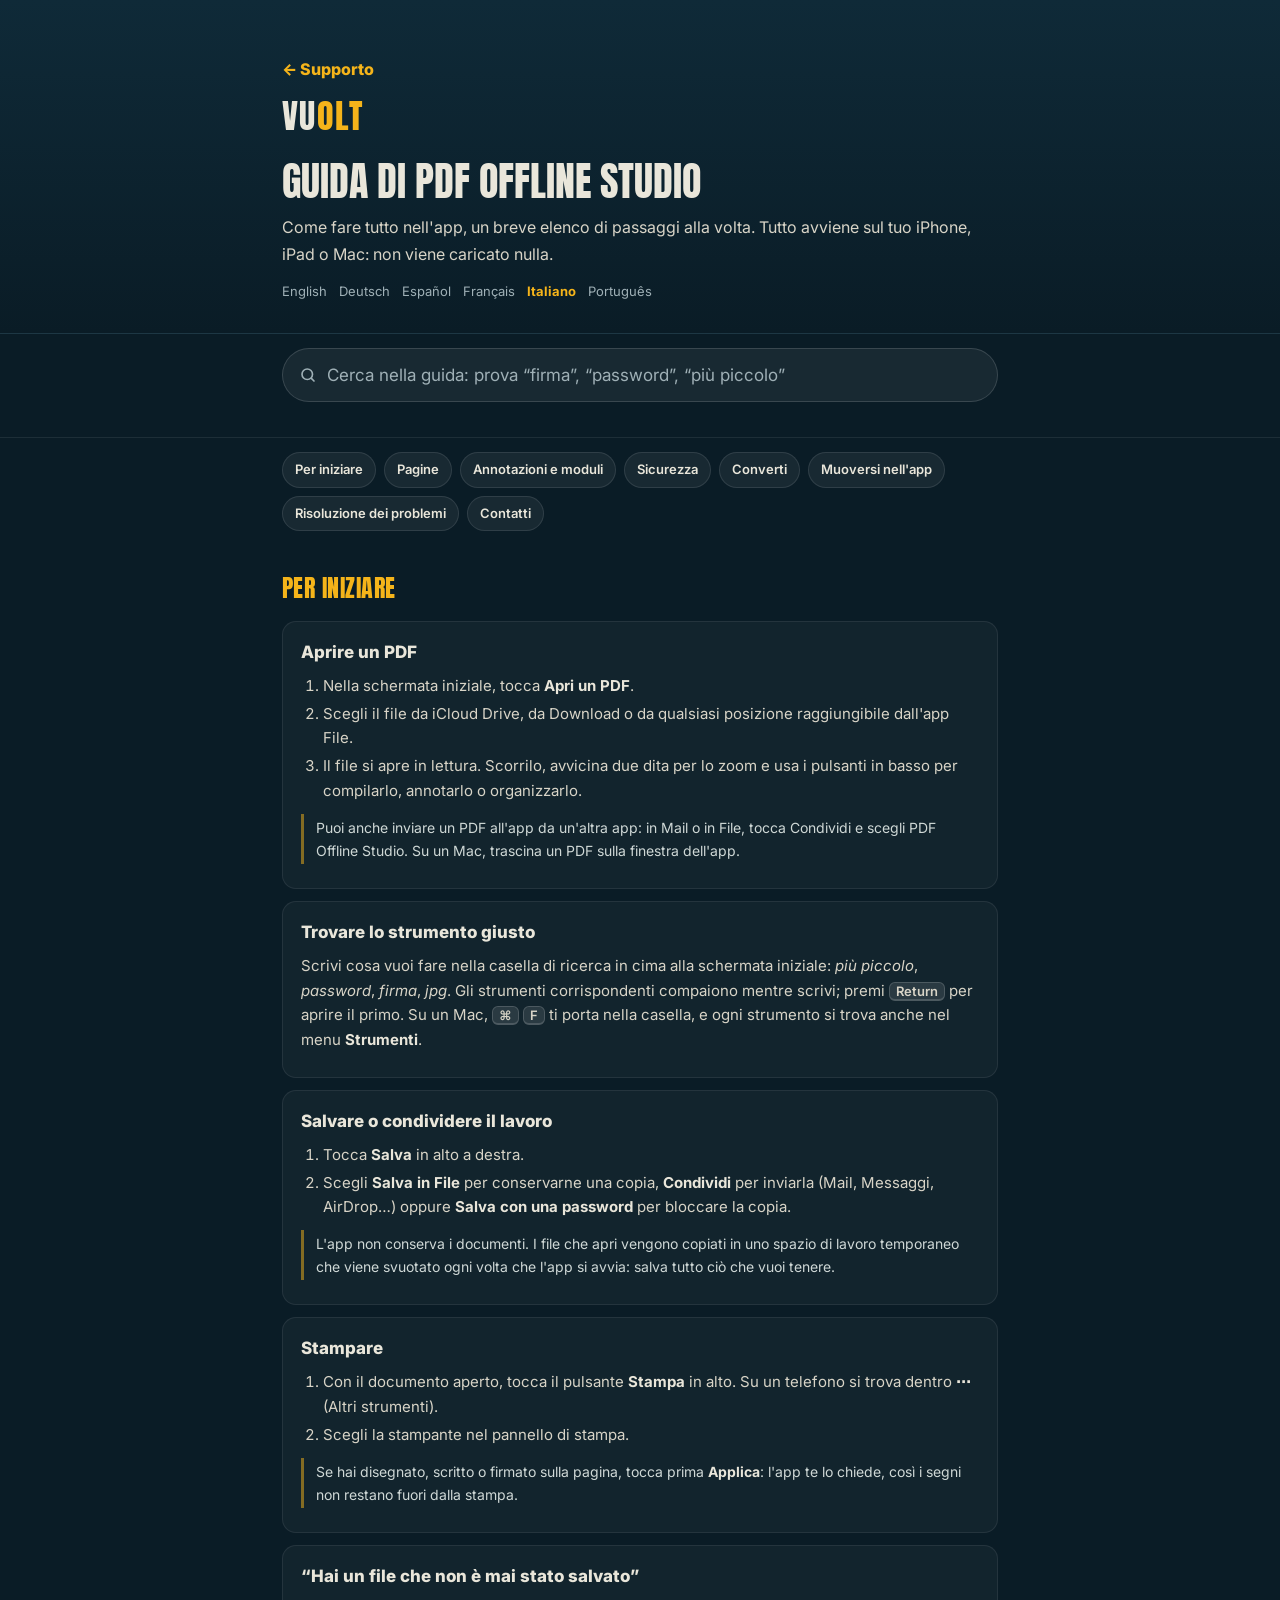
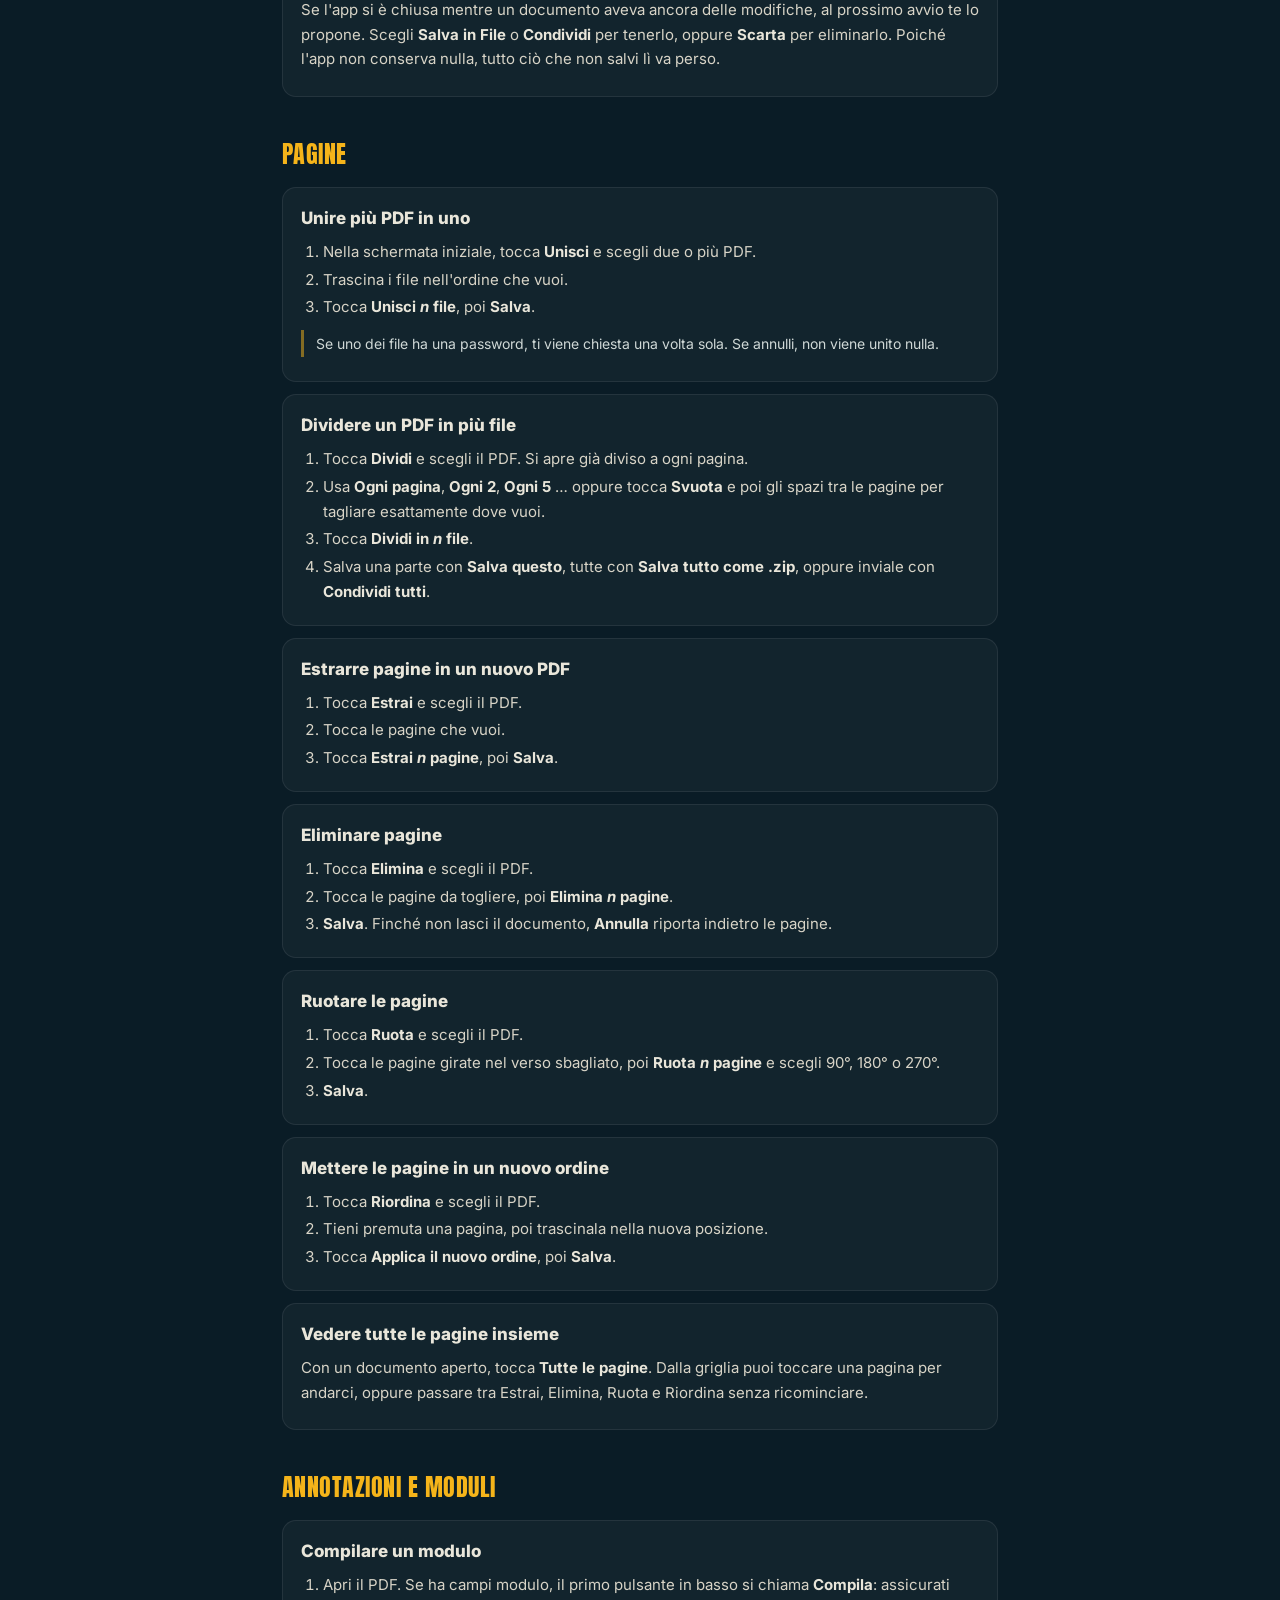
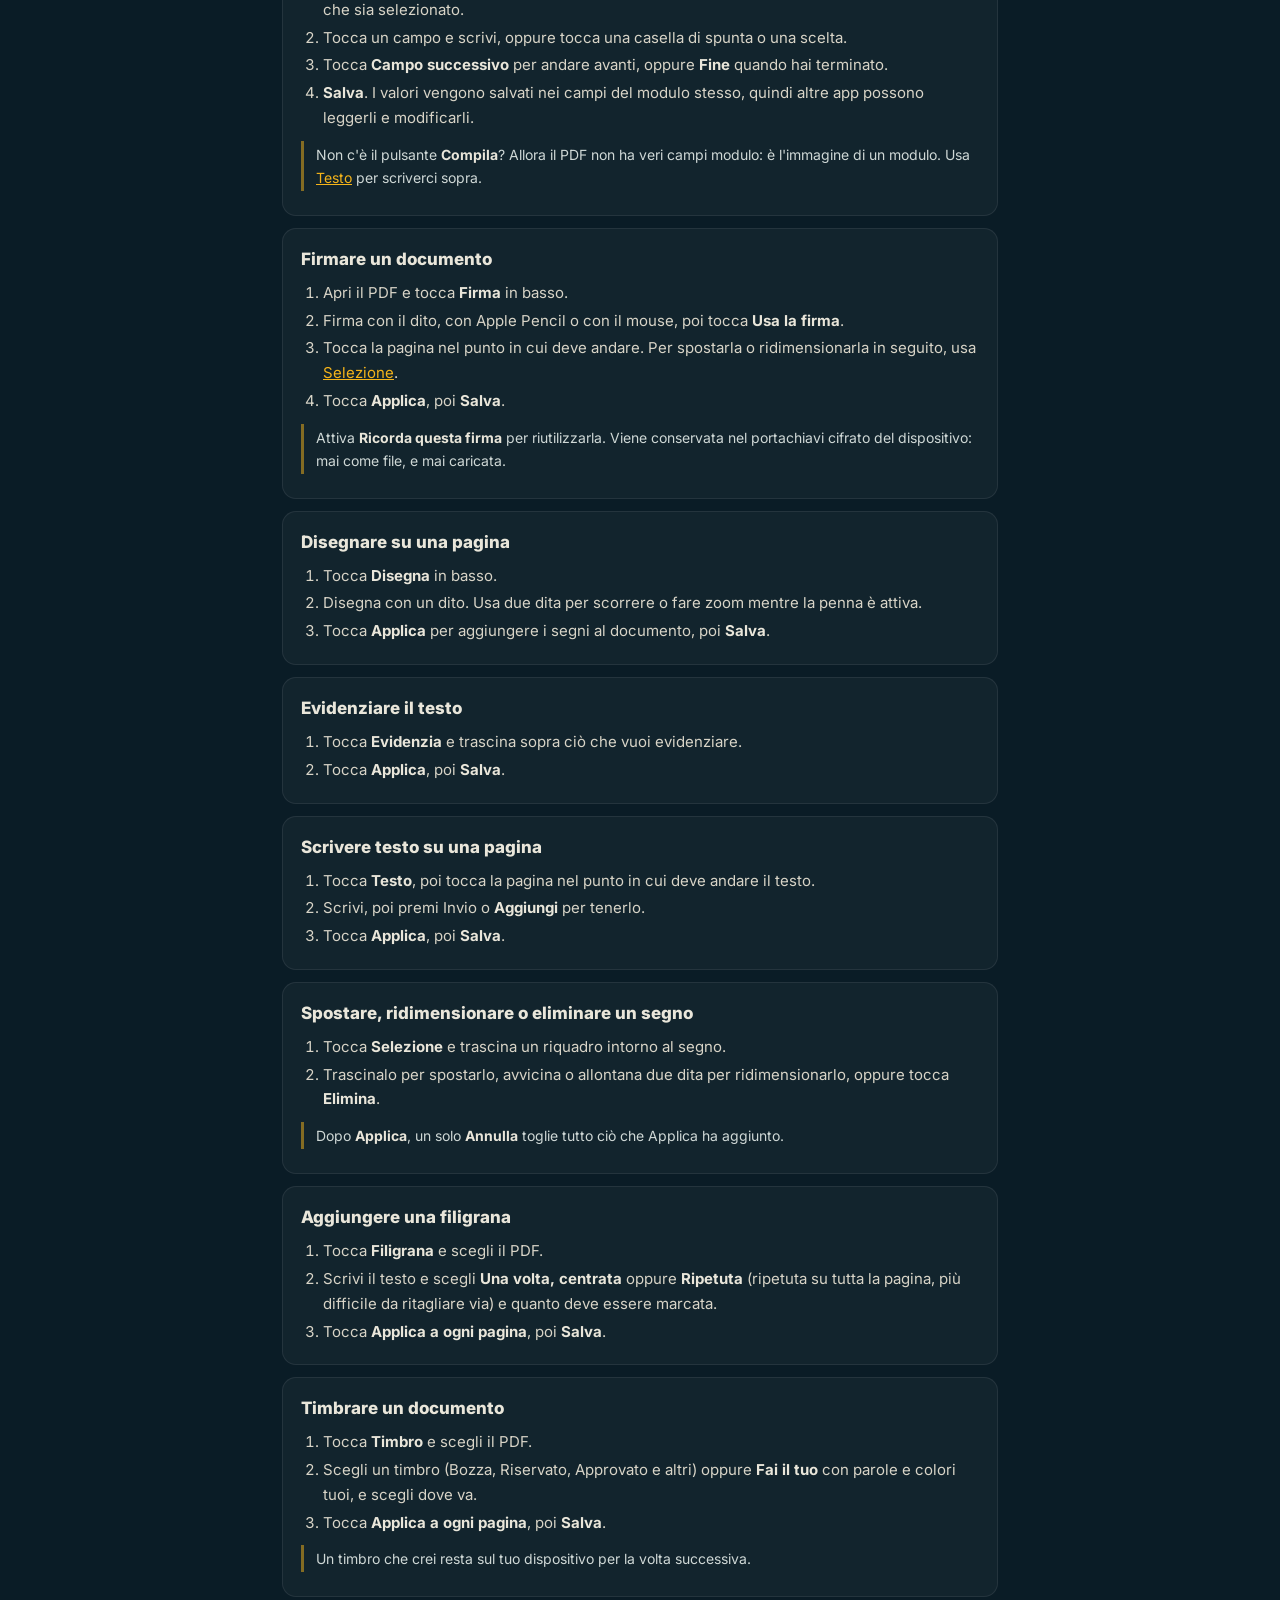
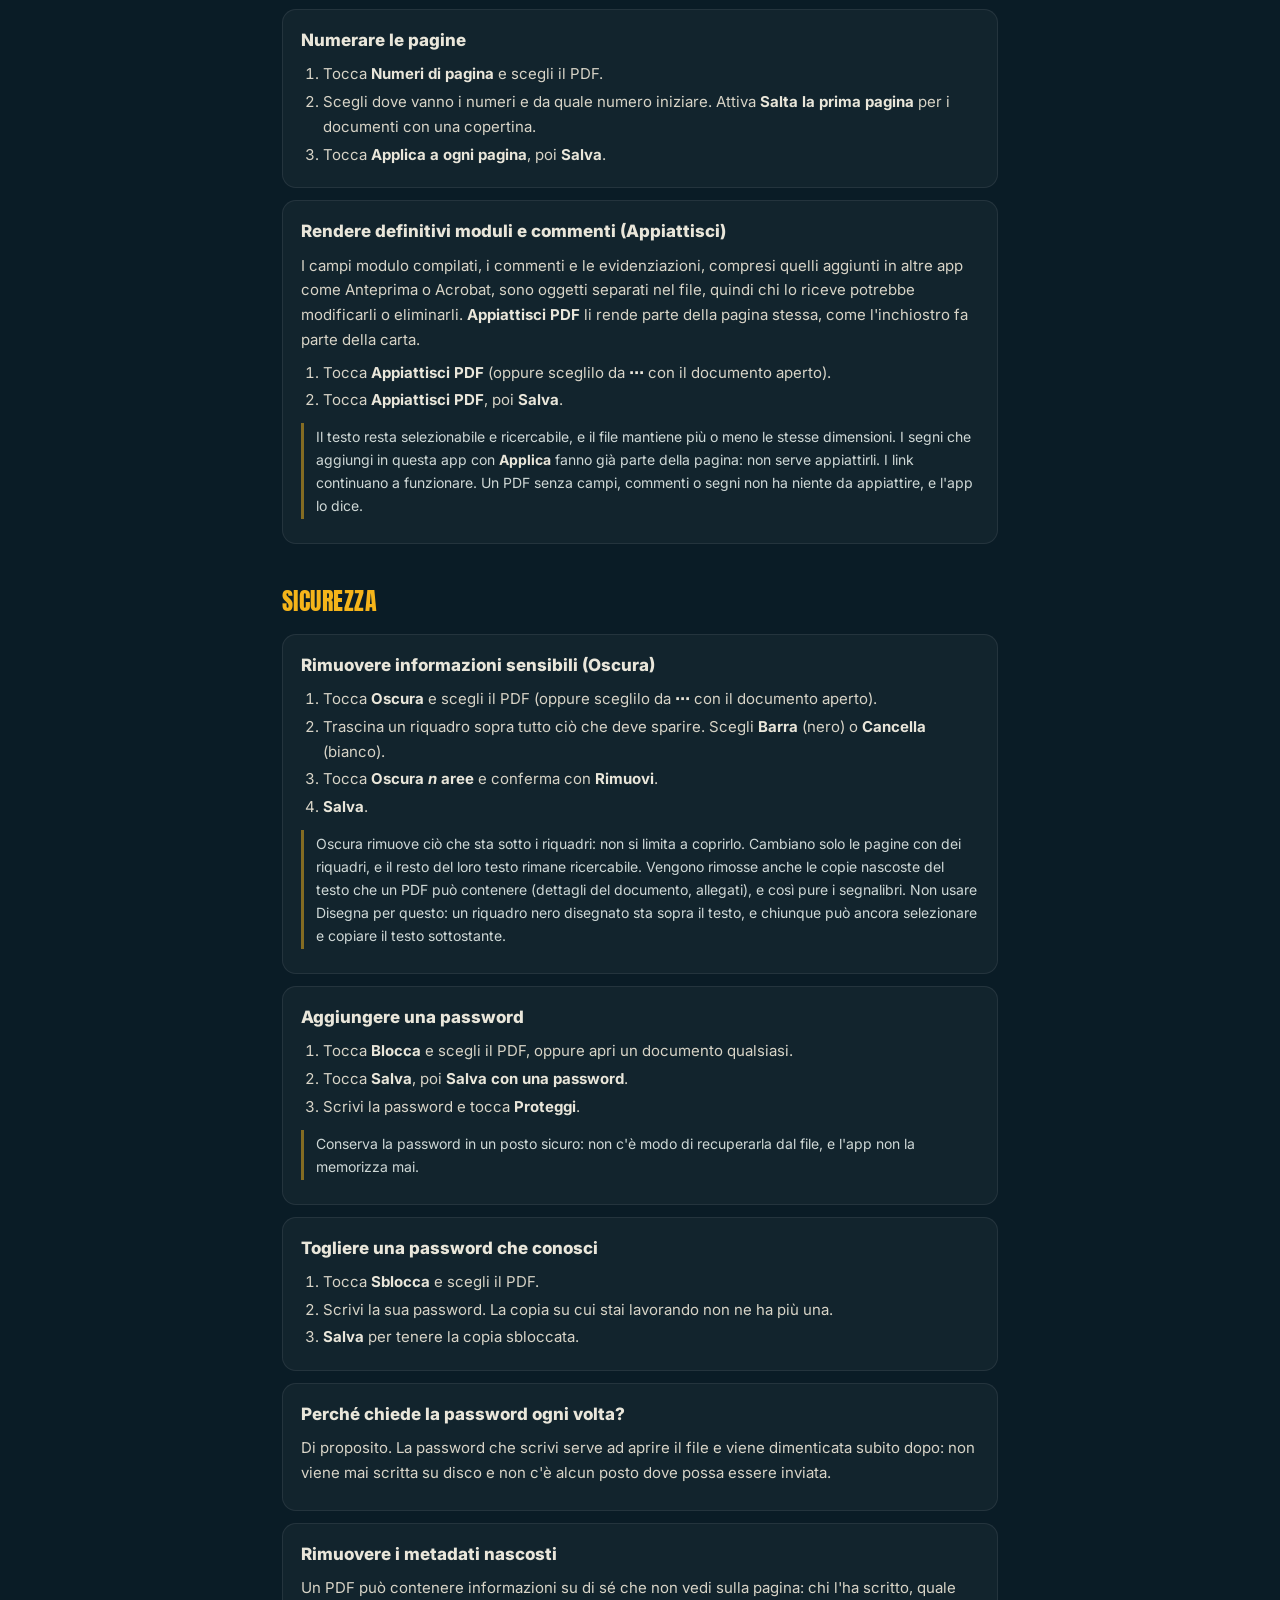
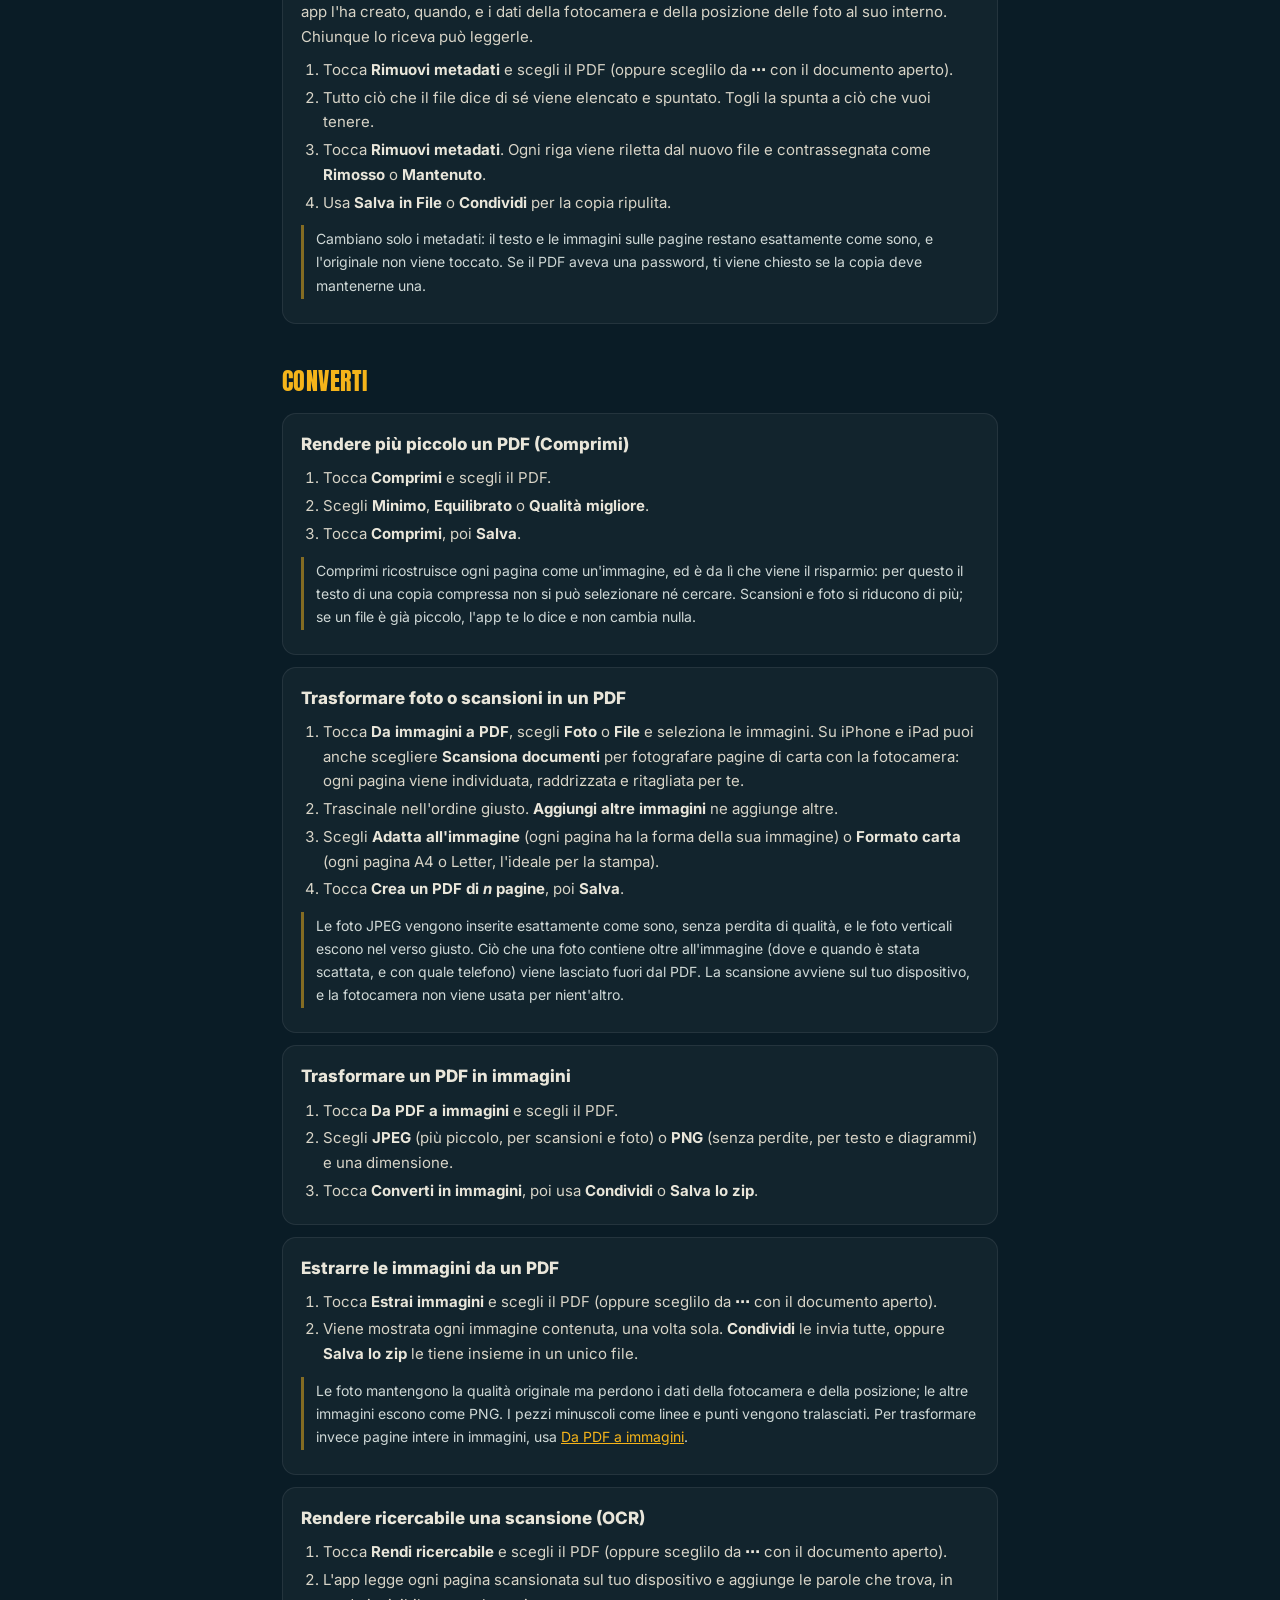
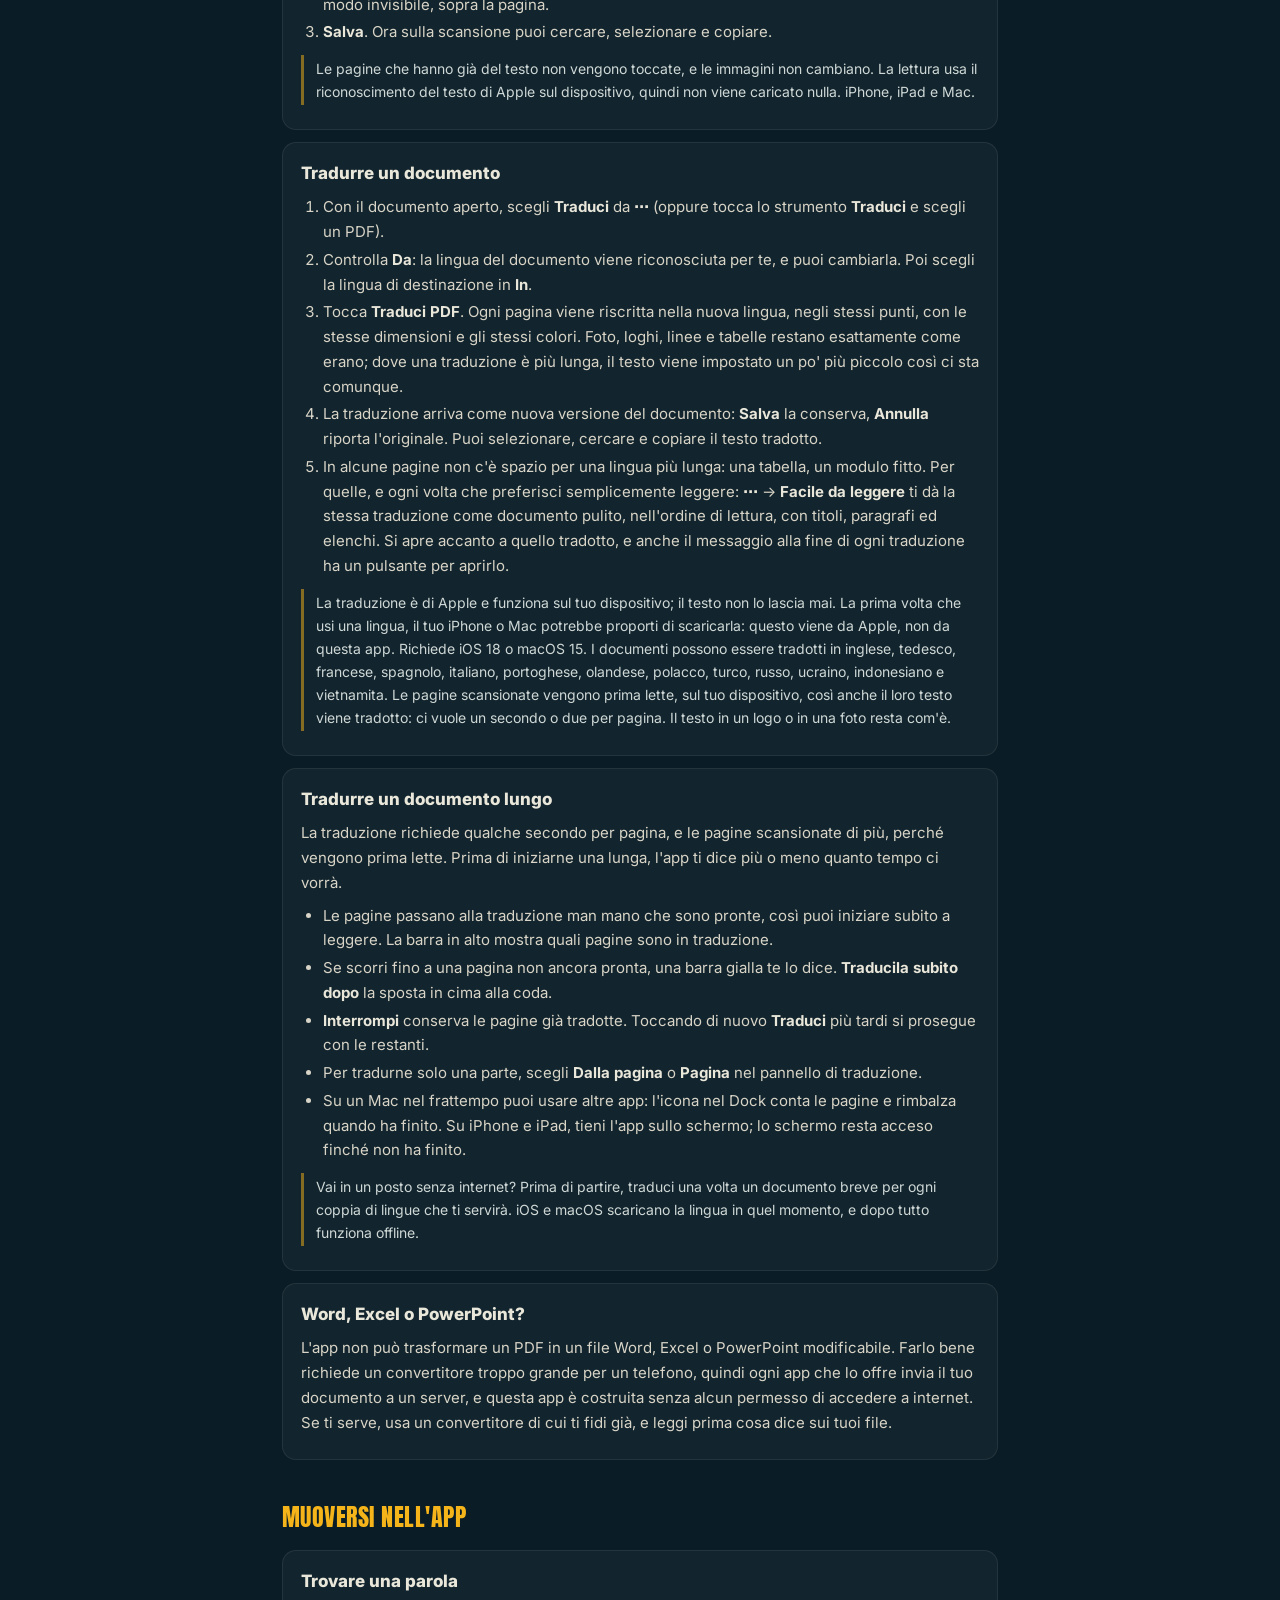
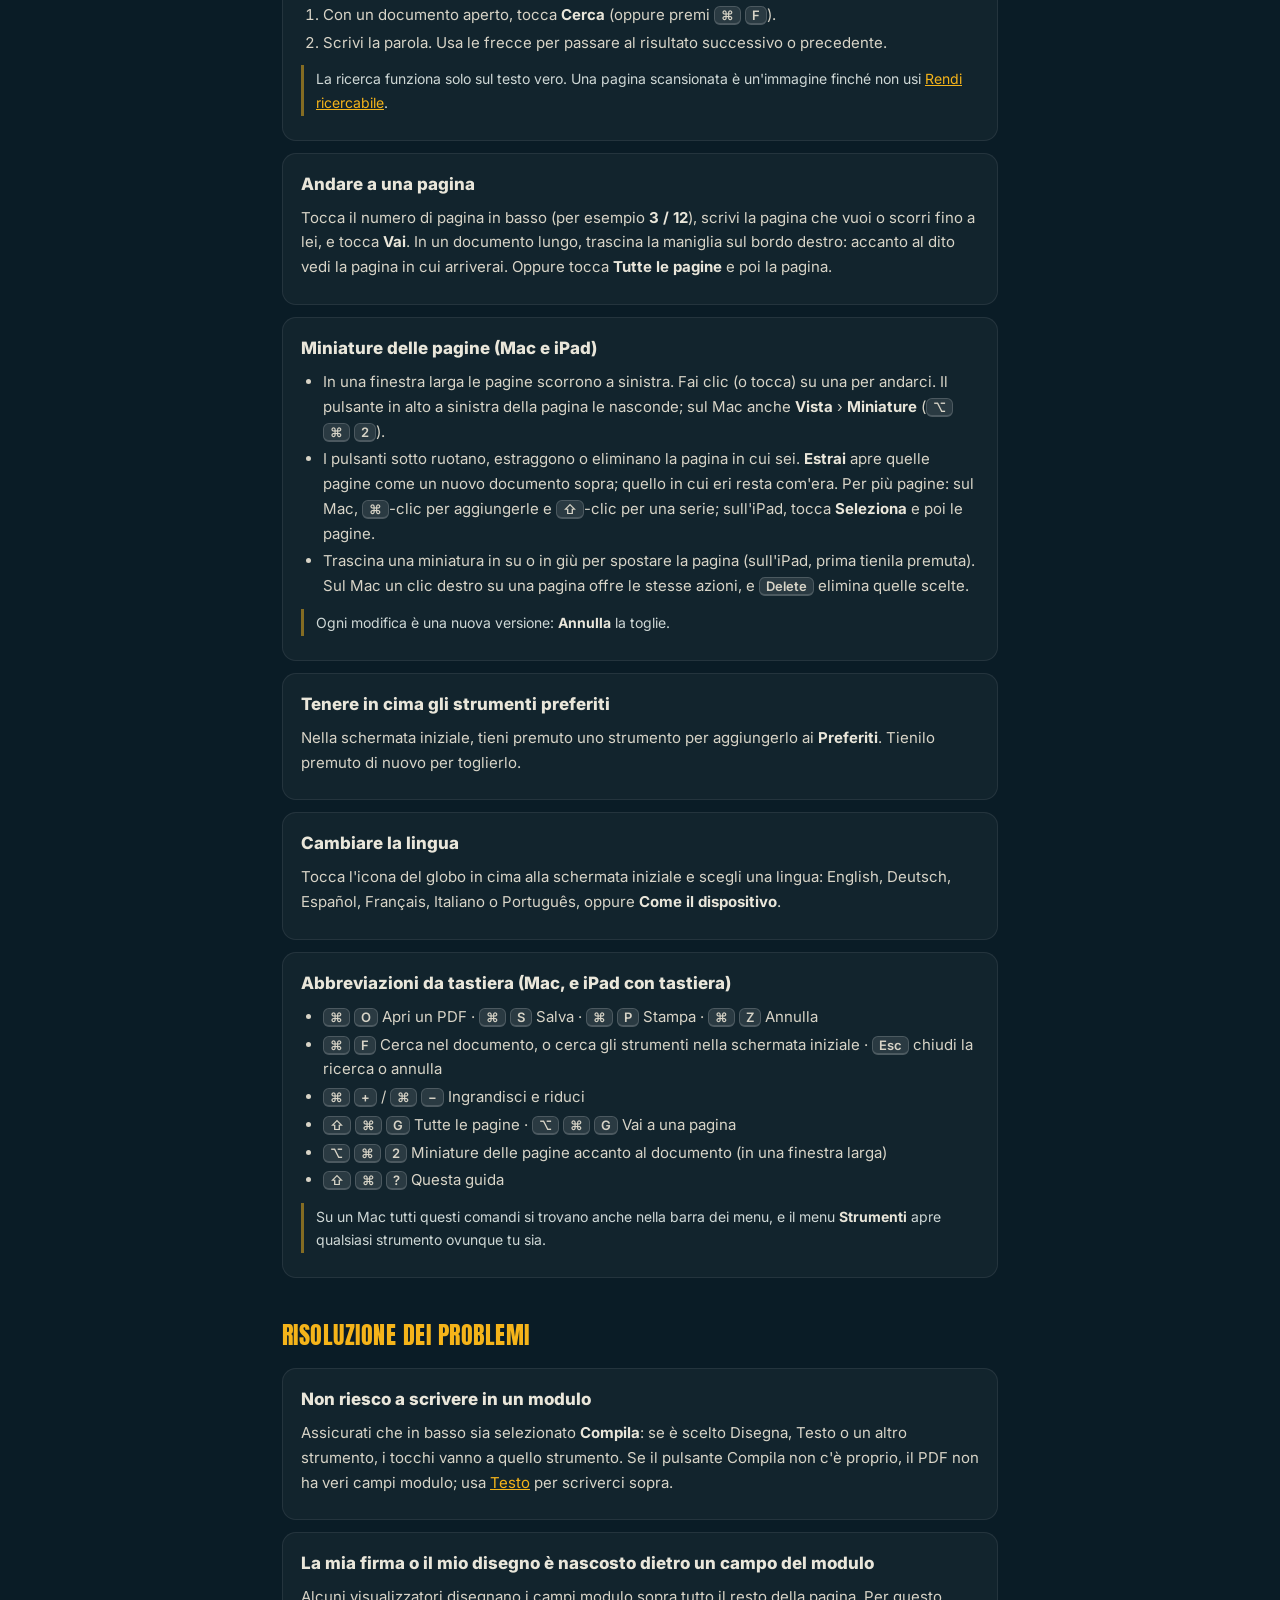
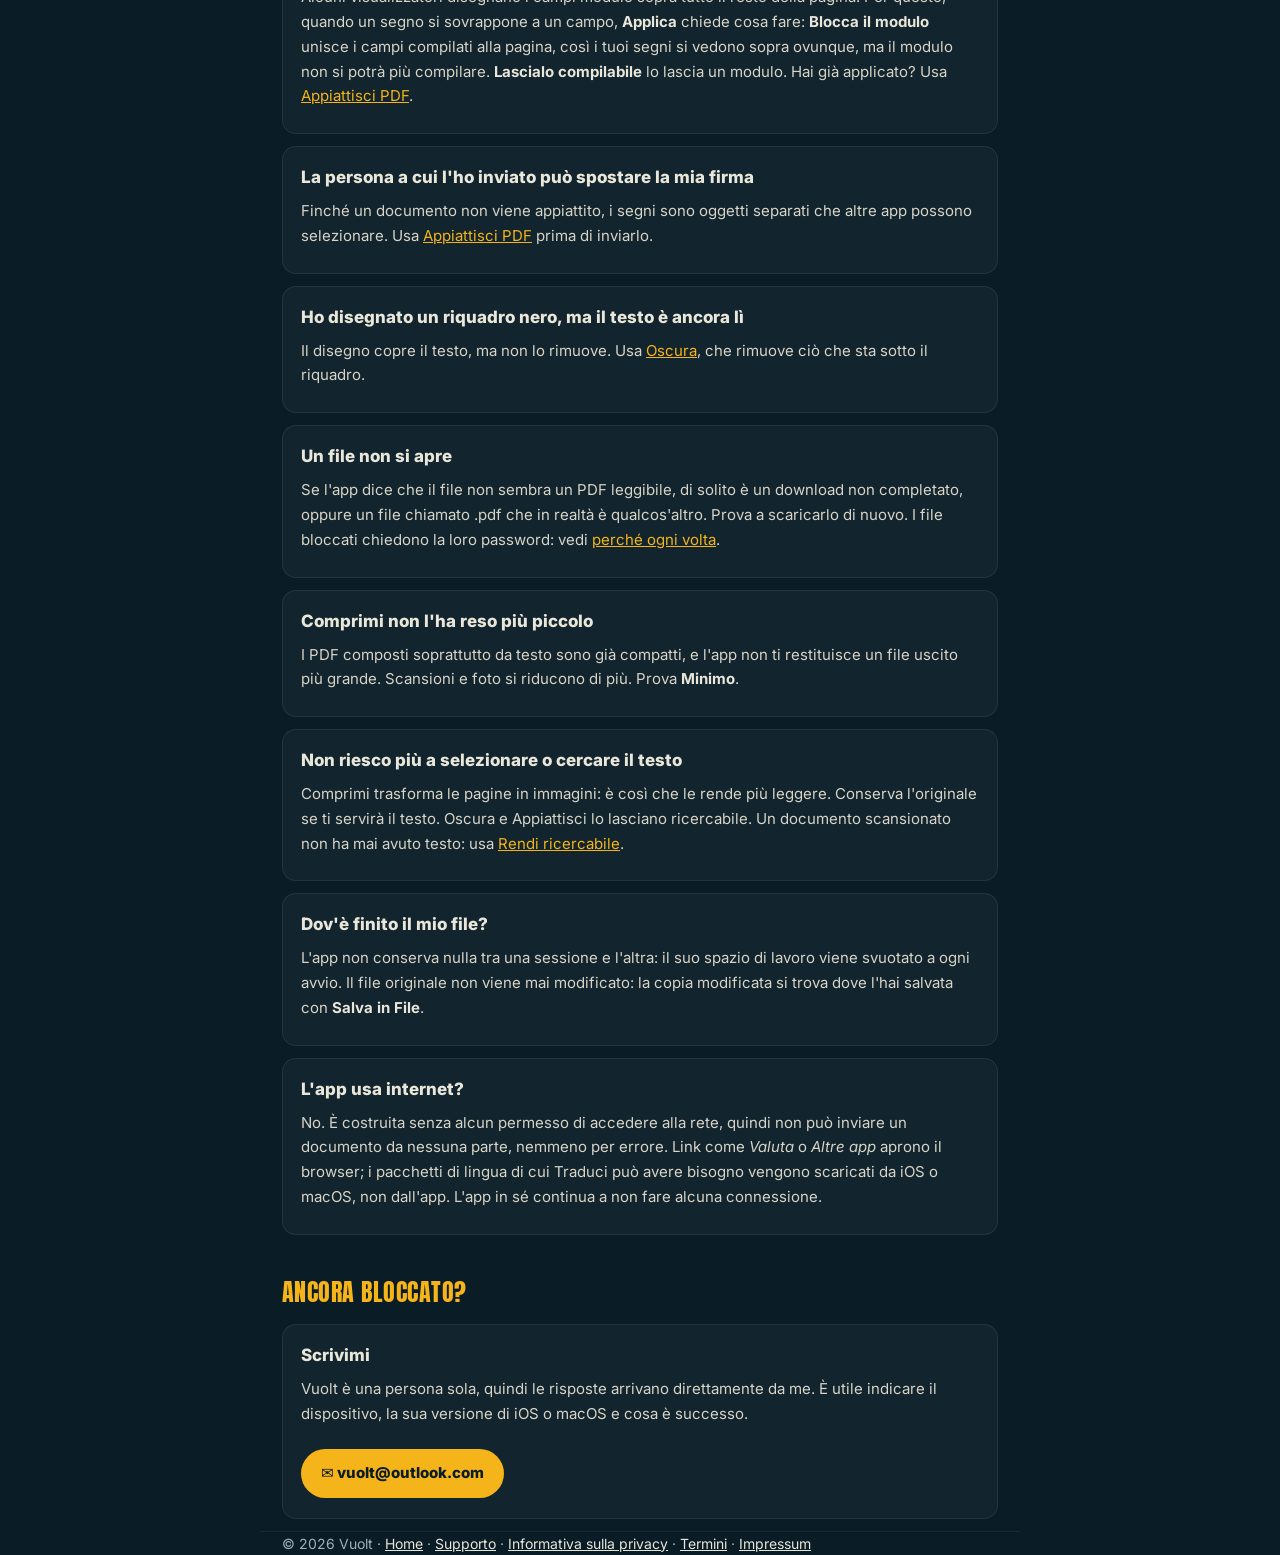
<file: pdf-offline-studio/help-it.html>
<!DOCTYPE html>
<html lang="it">
<head>
<meta charset="UTF-8">
<meta name="viewport" content="width=device-width, initial-scale=1.0">
<title>Guida di PDF Offline Studio — Vuolt</title>
<meta name="description" content="Come usare ogni strumento di PDF Offline Studio (unire, dividere, compilare moduli, firmare, oscurare, comprimere, tradurre e altro) con una casella di ricerca per trovare subito la risposta.">
<link rel="alternate" hreflang="en" href="help.html">
<link rel="alternate" hreflang="de" href="help-de.html">
<link rel="alternate" hreflang="es" href="help-es.html">
<link rel="alternate" hreflang="fr" href="help-fr.html">
<link rel="alternate" hreflang="it" href="help-it.html">
<link rel="alternate" hreflang="pt" href="help-pt.html">
<link rel="preconnect" href="https://fonts.googleapis.com">
<link href="https://fonts.googleapis.com/css2?family=Anton&family=Inter:wght@400;600;800&display=swap" rel="stylesheet">
<!-- Made by tool/help_build.py in the PDF Offline Studio repo from help/it.json. Edit that, not this. -->
<style>
  :root{--navy:#0a1c26;--navy2:#0f2a38;--cream:#e9e6da;--amber:#f5b41a;--amber-d:#d8951a;--ink:#0a1c26;--muted:#9fb0b6;--card:rgba(255,255,255,.035);--line:rgba(255,255,255,.08)}
  *{box-sizing:border-box;margin:0;padding:0}
  body{font-family:'Inter',system-ui,sans-serif;background:var(--navy);color:var(--cream);line-height:1.65}
  a{color:var(--amber)}
  .wrap{max-width:760px;margin:0 auto;padding:0 22px}
  header{background:linear-gradient(180deg,var(--navy2),var(--navy));padding:56px 0 30px;border-bottom:1px solid rgba(255,255,255,.06)}
  .back{display:inline-block;margin-bottom:6px;color:var(--amber);font-weight:800;text-decoration:none}
  .brand{font-family:'Anton',sans-serif;font-size:34px;letter-spacing:.04em;text-transform:uppercase}
  .brand span{color:var(--amber)}
  h1{font-family:'Anton',sans-serif;font-weight:400;text-transform:uppercase;font-size:40px;margin-top:14px;line-height:1.15}
  .lead{color:#d8d4c7;margin-top:10px}

  /* Search: sticky, so it is always one tap away on a long page. */
  .search{position:sticky;top:0;z-index:5;background:var(--navy);padding:14px 0 12px;border-bottom:1px solid var(--line)}
  .search input{width:100%;font:inherit;font-size:17px;color:var(--cream);background:rgba(255,255,255,.06);
    border:1px solid rgba(255,255,255,.14);border-radius:999px;padding:12px 18px 12px 44px;outline:none;
    background-image:url("data:image/svg+xml,%3Csvg xmlns='http://www.w3.org/2000/svg' width='18' height='18' viewBox='0 0 24 24' fill='none' stroke='%239fb0b6' stroke-width='2.2' stroke-linecap='round'%3E%3Ccircle cx='11' cy='11' r='7'/%3E%3Cpath d='m20 20-3.5-3.5'/%3E%3C/svg%3E");
    background-repeat:no-repeat;background-position:16px center}
  .search input:focus{border-color:var(--amber);background-color:rgba(245,180,26,.06)}
  .search input::placeholder{color:var(--muted)}
  .count{color:var(--muted);font-size:13px;margin:8px 4px 0;min-height:1.2em}

  main{padding:18px 0 60px}
  .jump{display:flex;flex-wrap:wrap;gap:8px;margin:14px 0 4px;padding:0;list-style:none}
  .jump a{display:inline-block;padding:6px 12px;border-radius:999px;font-size:13px;font-weight:600;
          text-decoration:none;color:var(--cream);background:rgba(255,255,255,.06);border:1px solid rgba(255,255,255,.1)}
  .jump a:hover{background:rgba(245,180,26,.16);border-color:rgba(245,180,26,.4);color:var(--amber)}
  h2{font-family:'Anton',sans-serif;font-weight:400;text-transform:uppercase;letter-spacing:.02em;font-size:24px;color:var(--amber);margin:38px 0 12px;scroll-margin-top:90px}
  .topic{background:var(--card);border:1px solid var(--line);border-radius:14px;padding:16px 18px;margin:12px 0;scroll-margin-top:90px}
  .topic h3{font-size:17px;font-weight:800;color:var(--cream);display:flex;align-items:baseline;gap:8px}
  .topic h3 .anchor{opacity:0;text-decoration:none;color:var(--muted);font-weight:600;font-size:14px;transition:opacity .15s}
  .topic:hover h3 .anchor,.topic h3 .anchor:focus{opacity:1}
  .topic p,.topic li{color:#d8d4c7;font-size:15px}
  .topic p{margin:8px 0}
  .topic ol,.topic ul{margin:8px 0 4px 22px}
  .topic li{margin:3px 0}
  .topic .tip{font-size:14px;color:#cfd8d6;border-left:3px solid rgba(245,180,26,.5);padding:2px 0 2px 12px;margin-top:10px}
  :target{border-color:rgba(245,180,26,.55);box-shadow:0 0 0 1px rgba(245,180,26,.25)}
  b.ui{color:var(--cream);font-weight:700}
  kbd{font:600 13px 'Inter',system-ui,sans-serif;background:rgba(255,255,255,.1);border:1px solid rgba(255,255,255,.16);border-bottom-width:2px;border-radius:6px;padding:0 6px}
  mark{background:rgba(245,180,26,.35);color:inherit;border-radius:3px;padding:0 1px}
  .hidden{display:none}
  .none{background:rgba(245,180,26,.1);border:1px solid rgba(245,180,26,.25);border-radius:12px;padding:16px;margin:20px 0}
  .email-btn{display:inline-flex;align-items:center;gap:8px;margin:14px 0 4px;padding:12px 20px;border-radius:999px;
    background:var(--amber);color:var(--ink);font-weight:800;font-size:15px;text-decoration:none}
  .email-btn:hover{background:var(--amber-d)}
  footer{padding:30px 0;border-top:1px solid rgba(255,255,255,.06);color:var(--muted);font-size:14px}
  footer a{color:var(--cream)}
  @media (max-width:520px){h1{font-size:32px}.topic{padding:14px 15px}}
  .langs{display:flex;flex-wrap:wrap;gap:6px 12px;margin-top:14px;font-size:13px}
  .langs a{color:var(--muted);text-decoration:none}
  .langs a[aria-current]{color:var(--amber);font-weight:700}
</style>
</head>
<body data-one="1 risposta" data-many="{n} risposte" data-anchor="Link a questa risposta">

<header>
  <div class="wrap">
    <a class="back" href="../support.html">← Supporto</a>
    <div class="brand">VU<span>OLT</span></div>
    <h1>Guida di PDF Offline Studio</h1>
    <p class="lead">Come fare tutto nell'app, un breve elenco di passaggi alla volta. Tutto avviene sul tuo iPhone, iPad o Mac: non viene caricato nulla.</p>
    <nav class="langs">
      <a href="help.html" hreflang="en">English</a>
      <a href="help-de.html" hreflang="de">Deutsch</a>
      <a href="help-es.html" hreflang="es">Español</a>
      <a href="help-fr.html" hreflang="fr">Français</a>
      <a href="help-it.html" hreflang="it" aria-current="page">Italiano</a>
      <a href="help-pt.html" hreflang="pt">Português</a>
    </nav>
  </div>
</header>

<div class="search">
  <div class="wrap">
    <input id="q" type="search" placeholder="Cerca nella guida: prova “firma”, “password”, “più piccolo”" autocomplete="off" aria-label="Cerca nella guida">
    <p class="count" id="count" aria-live="polite"></p>
  </div>
</div>

<main class="wrap">
  <ul class="jump" id="jump">
    <li><a href="#getting-started">Per iniziare</a></li>
    <li><a href="#pages">Pagine</a></li>
    <li><a href="#mark-up">Annotazioni e moduli</a></li>
    <li><a href="#security">Sicurezza</a></li>
    <li><a href="#convert">Converti</a></li>
    <li><a href="#around">Muoversi nell'app</a></li>
    <li><a href="#troubleshooting">Risoluzione dei problemi</a></li>
    <li><a href="#contact">Contatti</a></li>
  </ul>

  <!-- ================================================================ -->
  <h2 id="getting-started">Per iniziare</h2>

  <section class="topic" id="open" data-keys="aprire apri file caricare importare documento iniziare leggere vedere visualizzare open file load import document start read view">
    <h3>Aprire un PDF</h3>
    <ol>
      <li>Nella schermata iniziale, tocca <b class="ui">Apri un PDF</b>.</li>
      <li>Scegli il file da iCloud Drive, da Download o da qualsiasi posizione raggiungibile dall'app File.</li>
      <li>Il file si apre in lettura. Scorrilo, avvicina due dita per lo zoom e usa i pulsanti in basso per compilarlo, annotarlo o organizzarlo.</li>
    </ol>
    <p class="tip">Puoi anche inviare un PDF all'app da un'altra app: in Mail o in File, tocca Condividi e scegli PDF Offline Studio. Su un Mac, trascina un PDF sulla finestra dell'app.</p>
  </section>

  <section class="topic" id="find-tool" data-keys="trovare strumento cercare ricerca home quale strumento dove si trova find tool search home which tool where is">
    <h3>Trovare lo strumento giusto</h3>
    <p>Scrivi cosa vuoi fare nella casella di ricerca in cima alla schermata iniziale: <i>più piccolo</i>, <i>password</i>, <i>firma</i>, <i>jpg</i>. Gli strumenti corrispondenti compaiono mentre scrivi; premi <kbd>Return</kbd> per aprire il primo. Su un Mac, <kbd>⌘</kbd> <kbd>F</kbd> ti porta nella casella, e ogni strumento si trova anche nel menu <b class="ui">Strumenti</b>.</p>
  </section>

  <section class="topic" id="save" data-keys="salvare salva esportare scaricare conservare file condividere inviare email airdrop save export download keep files share send email airdrop">
    <h3>Salvare o condividere il lavoro</h3>
    <ol>
      <li>Tocca <b class="ui">Salva</b> in alto a destra.</li>
      <li>Scegli <b class="ui">Salva in File</b> per conservarne una copia, <b class="ui">Condividi</b> per inviarla (Mail, Messaggi, AirDrop…) oppure <b class="ui">Salva con una password</b> per bloccare la copia.</li>
    </ol>
    <p class="tip">L'app non conserva i documenti. I file che apri vengono copiati in uno spazio di lavoro temporaneo che viene svuotato ogni volta che l'app si avvia: salva tutto ciò che vuoi tenere.</p>
  </section>

  <section class="topic" id="print" data-keys="stampare stampa stampante carta airprint print printer paper airprint">
    <h3>Stampare</h3>
    <ol>
      <li>Con il documento aperto, tocca il pulsante <b class="ui">Stampa</b> in alto. Su un telefono si trova dentro <b class="ui">⋯</b> (Altri strumenti).</li>
      <li>Scegli la stampante nel pannello di stampa.</li>
    </ol>
    <p class="tip">Se hai disegnato, scritto o firmato sulla pagina, tocca prima <b class="ui">Applica</b>: l'app te lo chiede, così i segni non restano fuori dalla stampa.</p>
  </section>

  <section class="topic" id="unfinished" data-keys="lavoro non finito incompleto arresto anomalo chiuso recuperare perso mai salvato unfinished work crash closed recover lost never saved">
    <h3>“Hai un file che non è mai stato salvato”</h3>
    <p>Se l'app si è chiusa mentre un documento aveva ancora delle modifiche, al prossimo avvio te lo propone. Scegli <b class="ui">Salva in File</b> o <b class="ui">Condividi</b> per tenerlo, oppure <b class="ui">Scarta</b> per eliminarlo. Poiché l'app non conserva nulla, tutto ciò che non salvi lì va perso.</p>
  </section>

  <!-- ================================================================ -->
  <h2 id="pages">Pagine</h2>

  <section class="topic" id="merge" data-keys="unire combinare accodare mettere insieme più pdf diversi in uno solo merge combine join append put together several multiple pdfs into one">
    <h3>Unire più PDF in uno</h3>
    <ol>
      <li>Nella schermata iniziale, tocca <b class="ui">Unisci</b> e scegli due o più PDF.</li>
      <li>Trascina i file nell'ordine che vuoi.</li>
      <li>Tocca <b class="ui">Unisci <i>n</i> file</b>, poi <b class="ui">Salva</b>.</li>
    </ol>
    <p class="tip">Se uno dei file ha una password, ti viene chiesta una volta sola. Se annulli, non viene unito nulla.</p>
  </section>

  <section class="topic" id="split" data-keys="dividere separare spezzare suddividere tagliare più file ogni pagina capitoli split separate break divide cut into several files every page chapters">
    <h3>Dividere un PDF in più file</h3>
    <ol>
      <li>Tocca <b class="ui">Dividi</b> e scegli il PDF. Si apre già diviso a ogni pagina.</li>
      <li>Usa <b class="ui">Ogni pagina</b>, <b class="ui">Ogni 2</b>, <b class="ui">Ogni 5</b> … oppure tocca <b class="ui">Svuota</b> e poi gli spazi tra le pagine per tagliare esattamente dove vuoi.</li>
      <li>Tocca <b class="ui">Dividi in <i>n</i> file</b>.</li>
      <li>Salva una parte con <b class="ui">Salva questo</b>, tutte con <b class="ui">Salva tutto come .zip</b>, oppure inviale con <b class="ui">Condividi tutti</b>.</li>
    </ol>
  </section>

  <section class="topic" id="extract" data-keys="estrarre tenere solo alcune pagine scegliere selezionare copiare pagine extract keep only some pages pick choose select copy pages out new pdf">
    <h3>Estrarre pagine in un nuovo PDF</h3>
    <ol>
      <li>Tocca <b class="ui">Estrai</b> e scegli il PDF.</li>
      <li>Tocca le pagine che vuoi.</li>
      <li>Tocca <b class="ui">Estrai <i>n</i> pagine</b>, poi <b class="ui">Salva</b>.</li>
    </ol>
  </section>

  <section class="topic" id="delete" data-keys="eliminare cancellare togliere rimuovere pagine pagina bianca vuota delete remove pages blank page get rid of">
    <h3>Eliminare pagine</h3>
    <ol>
      <li>Tocca <b class="ui">Elimina</b> e scegli il PDF.</li>
      <li>Tocca le pagine da togliere, poi <b class="ui">Elimina <i>n</i> pagine</b>.</li>
      <li><b class="ui">Salva</b>. Finché non lasci il documento, <b class="ui">Annulla</b> riporta indietro le pagine.</li>
    </ol>
  </section>

  <section class="topic" id="rotate" data-keys="ruotare girare di lato capovolta orizzontale verticale orientamento rotate turn sideways upside down landscape portrait orientation">
    <h3>Ruotare le pagine</h3>
    <ol>
      <li>Tocca <b class="ui">Ruota</b> e scegli il PDF.</li>
      <li>Tocca le pagine girate nel verso sbagliato, poi <b class="ui">Ruota <i>n</i> pagine</b> e scegli 90°, 180° o 270°.</li>
      <li><b class="ui">Salva</b>.</li>
    </ol>
  </section>

  <section class="topic" id="reorder" data-keys="riordinare spostare pagine ordine ordinare trascinare cambiare ordine reorder rearrange move pages order sort drag">
    <h3>Mettere le pagine in un nuovo ordine</h3>
    <ol>
      <li>Tocca <b class="ui">Riordina</b> e scegli il PDF.</li>
      <li>Tieni premuta una pagina, poi trascinala nella nuova posizione.</li>
      <li>Tocca <b class="ui">Applica il nuovo ordine</b>, poi <b class="ui">Salva</b>.</li>
    </ol>
  </section>

  <section class="topic" id="all-pages" data-keys="tutte le pagine griglia miniature panoramica organizzare vista pagine all pages grid thumbnails overview organise organize page view">
    <h3>Vedere tutte le pagine insieme</h3>
    <p>Con un documento aperto, tocca <b class="ui">Tutte le pagine</b>. Dalla griglia puoi toccare una pagina per andarci, oppure passare tra Estrai, Elimina, Ruota e Riordina senza ricominciare.</p>
  </section>

  <!-- ================================================================ -->
  <h2 id="mark-up">Annotazioni e moduli</h2>

  <section class="topic" id="fill-form" data-keys="compilare modulo campi scrivere caselle spunta casella di controllo menu domanda modulo fiscale compilabile fill form fields type in boxes tick checkbox dropdown application tax form fillable">
    <h3>Compilare un modulo</h3>
    <ol>
      <li>Apri il PDF. Se ha campi modulo, il primo pulsante in basso si chiama <b class="ui">Compila</b>: assicurati che sia selezionato.</li>
      <li>Tocca un campo e scrivi, oppure tocca una casella di spunta o una scelta.</li>
      <li>Tocca <b class="ui">Campo successivo</b> per andare avanti, oppure <b class="ui">Fine</b> quando hai terminato.</li>
      <li><b class="ui">Salva</b>. I valori vengono salvati nei campi del modulo stesso, quindi altre app possono leggerli e modificarli.</li>
    </ol>
    <p class="tip">Non c'è il pulsante <b class="ui">Compila</b>? Allora il PDF non ha veri campi modulo: è l'immagine di un modulo. Usa <a href="#add-text">Testo</a> per scriverci sopra.</p>
  </section>

  <section class="topic" id="sign" data-keys="firmare firma sigla iniziali autografo contratto accordo sign signature initials autograph contract agreement">
    <h3>Firmare un documento</h3>
    <ol>
      <li>Apri il PDF e tocca <b class="ui">Firma</b> in basso.</li>
      <li>Firma con il dito, con Apple Pencil o con il mouse, poi tocca <b class="ui">Usa la firma</b>.</li>
      <li>Tocca la pagina nel punto in cui deve andare. Per spostarla o ridimensionarla in seguito, usa <a href="#edit-marks">Selezione</a>.</li>
      <li>Tocca <b class="ui">Applica</b>, poi <b class="ui">Salva</b>.</li>
    </ol>
    <p class="tip">Attiva <b class="ui">Ricorda questa firma</b> per riutilizzarla. Viene conservata nel portachiavi cifrato del dispositivo: mai come file, e mai caricata.</p>
  </section>

  <section class="topic" id="draw" data-keys="disegnare penna a mano libera schizzo scrivere a mano annotare scarabocchiare draw pen freehand sketch write by hand annotate scribble">
    <h3>Disegnare su una pagina</h3>
    <ol>
      <li>Tocca <b class="ui">Disegna</b> in basso.</li>
      <li>Disegna con un dito. Usa due dita per scorrere o fare zoom mentre la penna è attiva.</li>
      <li>Tocca <b class="ui">Applica</b> per aggiungere i segni al documento, poi <b class="ui">Salva</b>.</li>
    </ol>
  </section>

  <section class="topic" id="highlight" data-keys="evidenziare evidenziatore giallo sottolineare mettere in risalto annotare highlight marker yellow emphasise emphasize annotate">
    <h3>Evidenziare il testo</h3>
    <ol>
      <li>Tocca <b class="ui">Evidenzia</b> e trascina sopra ciò che vuoi evidenziare.</li>
      <li>Tocca <b class="ui">Applica</b>, poi <b class="ui">Salva</b>.</li>
    </ol>
  </section>

  <section class="topic" id="add-text" data-keys="testo scrivere digitare aggiungere parole nota commento etichetta macchina da scrivere text type write add words note comment label typewriter">
    <h3>Scrivere testo su una pagina</h3>
    <ol>
      <li>Tocca <b class="ui">Testo</b>, poi tocca la pagina nel punto in cui deve andare il testo.</li>
      <li>Scrivi, poi premi Invio o <b class="ui">Aggiungi</b> per tenerlo.</li>
      <li>Tocca <b class="ui">Applica</b>, poi <b class="ui">Salva</b>.</li>
    </ol>
  </section>

  <section class="topic" id="edit-marks" data-keys="spostare ridimensionare eliminare segno selezionare modificare annullare annotazione errore move resize delete mark select change undo annotation mistake">
    <h3>Spostare, ridimensionare o eliminare un segno</h3>
    <ol>
      <li>Tocca <b class="ui">Selezione</b> e trascina un riquadro intorno al segno.</li>
      <li>Trascinalo per spostarlo, avvicina o allontana due dita per ridimensionarlo, oppure tocca <b class="ui">Elimina</b>.</li>
    </ol>
    <p class="tip">Dopo <b class="ui">Applica</b>, un solo <b class="ui">Annulla</b> toglie tutto ciò che Applica ha aggiunto.</p>
  </section>

  <section class="topic" id="watermark" data-keys="filigrana riservato bozza testo ogni pagina sfondo tenue watermark confidential draft text every page background faint">
    <h3>Aggiungere una filigrana</h3>
    <ol>
      <li>Tocca <b class="ui">Filigrana</b> e scegli il PDF.</li>
      <li>Scrivi il testo e scegli <b class="ui">Una volta, centrata</b> oppure <b class="ui">Ripetuta</b> (ripetuta su tutta la pagina, più difficile da ritagliare via) e quanto deve essere marcata.</li>
      <li>Tocca <b class="ui">Applica a ogni pagina</b>, poi <b class="ui">Salva</b>.</li>
    </ol>
  </section>

  <section class="topic" id="stamp" data-keys="timbro timbrare approvato bozza riservato definitivo pagato ricevuto personalizzato stamp approved draft confidential final paid received custom">
    <h3>Timbrare un documento</h3>
    <ol>
      <li>Tocca <b class="ui">Timbro</b> e scegli il PDF.</li>
      <li>Scegli un timbro (Bozza, Riservato, Approvato e altri) oppure <b class="ui">Fai il tuo</b> con parole e colori tuoi, e scegli dove va.</li>
      <li>Tocca <b class="ui">Applica a ogni pagina</b>, poi <b class="ui">Salva</b>.</li>
    </ol>
    <p class="tip">Un timbro che crei resta sul tuo dispositivo per la volta successiva.</p>
  </section>

  <section class="topic" id="page-numbers" data-keys="numeri di pagina numerazione numerare pagine piè di pagina conteggio page numbers numbering number pages footer count">
    <h3>Numerare le pagine</h3>
    <ol>
      <li>Tocca <b class="ui">Numeri di pagina</b> e scegli il PDF.</li>
      <li>Scegli dove vanno i numeri e da quale numero iniziare. Attiva <b class="ui">Salta la prima pagina</b> per i documenti con una copertina.</li>
      <li>Tocca <b class="ui">Applica a ogni pagina</b>, poi <b class="ui">Salva</b>.</li>
    </ol>
  </section>

  <section class="topic" id="flatten" data-keys="appiattire appiattisci rendere definitivi segni bloccare campi modulo commenti evidenziazioni non spostabili destinatario flatten fix marks permanent lock form fields comments highlights cannot be moved edited recipient merge">
    <h3>Rendere definitivi moduli e commenti (Appiattisci)</h3>
    <p>I campi modulo compilati, i commenti e le evidenziazioni, compresi quelli aggiunti in altre app come Anteprima o Acrobat, sono oggetti separati nel file, quindi chi lo riceve potrebbe modificarli o eliminarli. <b class="ui">Appiattisci PDF</b> li rende parte della pagina stessa, come l'inchiostro fa parte della carta.</p>
    <ol>
      <li>Tocca <b class="ui">Appiattisci PDF</b> (oppure sceglilo da <b class="ui">⋯</b> con il documento aperto).</li>
      <li>Tocca <b class="ui">Appiattisci PDF</b>, poi <b class="ui">Salva</b>.</li>
    </ol>
    <p class="tip">Il testo resta selezionabile e ricercabile, e il file mantiene più o meno le stesse dimensioni. I segni che aggiungi in questa app con <b class="ui">Applica</b> fanno già parte della pagina: non serve appiattirli. I link continuano a funzionare. Un PDF senza campi, commenti o segni non ha niente da appiattire, e l'app lo dice.</p>
  </section>

  <!-- ================================================================ -->
  <h2 id="security">Sicurezza</h2>

  <section class="topic" id="redact" data-keys="oscurare oscura annerire rimuovere nascondere dati sensibili informazioni private censurare cancellare redact black out remove hide sensitive private information censor blackout erase">
    <h3>Rimuovere informazioni sensibili (Oscura)</h3>
    <ol>
      <li>Tocca <b class="ui">Oscura</b> e scegli il PDF (oppure sceglilo da <b class="ui">⋯</b> con il documento aperto).</li>
      <li>Trascina un riquadro sopra tutto ciò che deve sparire. Scegli <b class="ui">Barra</b> (nero) o <b class="ui">Cancella</b> (bianco).</li>
      <li>Tocca <b class="ui">Oscura <i>n</i> aree</b> e conferma con <b class="ui">Rimuovi</b>.</li>
      <li><b class="ui">Salva</b>.</li>
    </ol>
    <p class="tip">Oscura rimuove ciò che sta sotto i riquadri: non si limita a coprirlo. Cambiano solo le pagine con dei riquadri, e il resto del loro testo rimane ricercabile. Vengono rimosse anche le copie nascoste del testo che un PDF può contenere (dettagli del documento, allegati), e così pure i segnalibri. Non usare Disegna per questo: un riquadro nero disegnato sta sopra il testo, e chiunque può ancora selezionare e copiare il testo sottostante.</p>
  </section>

  <section class="topic" id="lock" data-keys="password proteggere bloccare cifrare crittografare sicuro aggiungere password password protect lock encrypt secure add password">
    <h3>Aggiungere una password</h3>
    <ol>
      <li>Tocca <b class="ui">Blocca</b> e scegli il PDF, oppure apri un documento qualsiasi.</li>
      <li>Tocca <b class="ui">Salva</b>, poi <b class="ui">Salva con una password</b>.</li>
      <li>Scrivi la password e tocca <b class="ui">Proteggi</b>.</li>
    </ol>
    <p class="tip">Conserva la password in un posto sicuro: non c'è modo di recuperarla dal file, e l'app non la memorizza mai.</p>
  </section>

  <section class="topic" id="unlock" data-keys="sbloccare togliere rimuovere password decifrare aprire bloccato protetto unlock remove password decrypt open locked protected">
    <h3>Togliere una password che conosci</h3>
    <ol>
      <li>Tocca <b class="ui">Sblocca</b> e scegli il PDF.</li>
      <li>Scrivi la sua password. La copia su cui stai lavorando non ne ha più una.</li>
      <li><b class="ui">Salva</b> per tenere la copia sbloccata.</li>
    </ol>
  </section>

  <section class="topic" id="password-privacy" data-keys="password memorizzata ricordata portachiavi privacy chiede di nuovo ogni volta password stored remembered keychain privacy asks again">
    <h3>Perché chiede la password ogni volta?</h3>
    <p>Di proposito. La password che scrivi serve ad aprire il file e viene dimenticata subito dopo: non viene mai scritta su disco e non c'è alcun posto dove possa essere inviata.</p>
  </section>

  <section class="topic" id="remove-metadata" data-keys="rimuovere metadati autore proprietà informazioni nascoste dettagli exif gps posizione anonimizzare creatore date privacy remove metadata author properties hidden information details exif gps location anonymise anonymize creator producer dates privacy">
    <h3>Rimuovere i metadati nascosti</h3>
    <p>Un PDF può contenere informazioni su di sé che non vedi sulla pagina: chi l'ha scritto, quale app l'ha creato, quando, e i dati della fotocamera e della posizione delle foto al suo interno. Chiunque lo riceva può leggerle.</p>
    <ol>
      <li>Tocca <b class="ui">Rimuovi metadati</b> e scegli il PDF (oppure sceglilo da <b class="ui">⋯</b> con il documento aperto).</li>
      <li>Tutto ciò che il file dice di sé viene elencato e spuntato. Togli la spunta a ciò che vuoi tenere.</li>
      <li>Tocca <b class="ui">Rimuovi metadati</b>. Ogni riga viene riletta dal nuovo file e contrassegnata come <b class="ui">Rimosso</b> o <b class="ui">Mantenuto</b>.</li>
      <li>Usa <b class="ui">Salva in File</b> o <b class="ui">Condividi</b> per la copia ripulita.</li>
    </ol>
    <p class="tip">Cambiano solo i metadati: il testo e le immagini sulle pagine restano esattamente come sono, e l'originale non viene toccato. Se il PDF aveva una password, ti viene chiesto se la copia deve mantenerne una.</p>
  </section>

  <!-- ================================================================ -->
  <h2 id="convert">Converti</h2>

  <section class="topic" id="compress" data-keys="comprimere più piccolo ridurre dimensione rimpicciolire allegato email troppo grande file pesante compress smaller reduce size shrink email attachment too big large file">
    <h3>Rendere più piccolo un PDF (Comprimi)</h3>
    <ol>
      <li>Tocca <b class="ui">Comprimi</b> e scegli il PDF.</li>
      <li>Scegli <b class="ui">Minimo</b>, <b class="ui">Equilibrato</b> o <b class="ui">Qualità migliore</b>.</li>
      <li>Tocca <b class="ui">Comprimi</b>, poi <b class="ui">Salva</b>.</li>
    </ol>
    <p class="tip">Comprimi ricostruisce ogni pagina come un'immagine, ed è da lì che viene il risparmio: per questo il testo di una copia compressa non si può selezionare né cercare. Scansioni e foto si riducono di più; se un file è già piccolo, l'app te lo dice e non cambia nulla.</p>
  </section>

  <section class="topic" id="images-to-pdf" data-keys="immagini foto scansioni jpg jpeg png heic fotocamera in pdf convertire creare pdf scansionare documenti scanner carta scontrino posizione gps images photos pictures scans jpg jpeg png heic camera to pdf convert make pdf scan documents scanner paper receipt location gps">
    <h3>Trasformare foto o scansioni in un PDF</h3>
    <ol>
      <li>Tocca <b class="ui">Da immagini a PDF</b>, scegli <b class="ui">Foto</b> o <b class="ui">File</b> e seleziona le immagini. Su iPhone e iPad puoi anche scegliere <b class="ui">Scansiona documenti</b> per fotografare pagine di carta con la fotocamera: ogni pagina viene individuata, raddrizzata e ritagliata per te.</li>
      <li>Trascinale nell'ordine giusto. <b class="ui">Aggiungi altre immagini</b> ne aggiunge altre.</li>
      <li>Scegli <b class="ui">Adatta all'immagine</b> (ogni pagina ha la forma della sua immagine) o <b class="ui">Formato carta</b> (ogni pagina A4 o Letter, l'ideale per la stampa).</li>
      <li>Tocca <b class="ui">Crea un PDF di <i>n</i> pagine</b>, poi <b class="ui">Salva</b>.</li>
    </ol>
    <p class="tip">Le foto JPEG vengono inserite esattamente come sono, senza perdita di qualità, e le foto verticali escono nel verso giusto. Ciò che una foto contiene oltre all'immagine (dove e quando è stata scattata, e con quale telefono) viene lasciato fuori dal PDF. La scansione avviene sul tuo dispositivo, e la fotocamera non viene usata per nient'altro.</p>
  </section>

  <section class="topic" id="pdf-to-images" data-keys="da pdf a immagini foto jpg jpeg png esportare pagine come immagini convertire pdf to images pictures jpg jpeg png export pages as images convert">
    <h3>Trasformare un PDF in immagini</h3>
    <ol>
      <li>Tocca <b class="ui">Da PDF a immagini</b> e scegli il PDF.</li>
      <li>Scegli <b class="ui">JPEG</b> (più piccolo, per scansioni e foto) o <b class="ui">PNG</b> (senza perdite, per testo e diagrammi) e una dimensione.</li>
      <li>Tocca <b class="ui">Converti in immagini</b>, poi usa <b class="ui">Condividi</b> o <b class="ui">Salva lo zip</b>.</li>
    </ol>
  </section>

  <section class="topic" id="extract-images" data-keys="estrarre immagini foto ottenere salvare incorporate jpg png zip extract images photos pictures get save embedded jpg png zip">
    <h3>Estrarre le immagini da un PDF</h3>
    <ol>
      <li>Tocca <b class="ui">Estrai immagini</b> e scegli il PDF (oppure sceglilo da <b class="ui">⋯</b> con il documento aperto).</li>
      <li>Viene mostrata ogni immagine contenuta, una volta sola. <b class="ui">Condividi</b> le invia tutte, oppure <b class="ui">Salva lo zip</b> le tiene insieme in un unico file.</li>
    </ol>
    <p class="tip">Le foto mantengono la qualità originale ma perdono i dati della fotocamera e della posizione; le altre immagini escono come PNG. I pezzi minuscoli come linee e punti vengono tralasciati. Per trasformare invece pagine intere in immagini, usa <a href="#pdf-to-images">Da PDF a immagini</a>.</p>
  </section>

  <section class="topic" id="make-searchable" data-keys="ocr scansione scansionato ricercabile riconoscere testo foto copiare cercare selezionare ocr scan scanned searchable recognise recognize text photo copy search select">
    <h3>Rendere ricercabile una scansione (OCR)</h3>
    <ol>
      <li>Tocca <b class="ui">Rendi ricercabile</b> e scegli il PDF (oppure sceglilo da <b class="ui">⋯</b> con il documento aperto).</li>
      <li>L'app legge ogni pagina scansionata sul tuo dispositivo e aggiunge le parole che trova, in modo invisibile, sopra la pagina.</li>
      <li><b class="ui">Salva</b>. Ora sulla scansione puoi cercare, selezionare e copiare.</li>
    </ol>
    <p class="tip">Le pagine che hanno già del testo non vengono toccate, e le immagini non cambiano. La lettura usa il riconoscimento del testo di Apple sul dispositivo, quindi non viene caricato nulla. iPhone, iPad e Mac.</p>
  </section>

  <section class="topic" id="translate" data-keys="tradurre traduzione lingua straniera tedesco francese spagnolo inglese capire curriculum lettera riscrivere affollato sovrapposto facile da leggere translate translation language foreign german french spanish english understand cv letter rewrite crowded overlap easy read">
    <h3>Tradurre un documento</h3>
    <ol>
      <li>Con il documento aperto, scegli <b class="ui">Traduci</b> da <b class="ui">⋯</b> (oppure tocca lo strumento <b class="ui">Traduci</b> e scegli un PDF).</li>
      <li>Controlla <b class="ui">Da</b>: la lingua del documento viene riconosciuta per te, e puoi cambiarla. Poi scegli la lingua di destinazione in <b class="ui">In</b>.</li>
      <li>Tocca <b class="ui">Traduci PDF</b>. Ogni pagina viene riscritta nella nuova lingua, negli stessi punti, con le stesse dimensioni e gli stessi colori. Foto, loghi, linee e tabelle restano esattamente come erano; dove una traduzione è più lunga, il testo viene impostato un po' più piccolo così ci sta comunque.</li>
      <li>La traduzione arriva come nuova versione del documento: <b class="ui">Salva</b> la conserva, <b class="ui">Annulla</b> riporta l'originale. Puoi selezionare, cercare e copiare il testo tradotto.</li>
      <li>In alcune pagine non c'è spazio per una lingua più lunga: una tabella, un modulo fitto. Per quelle, e ogni volta che preferisci semplicemente leggere: <b class="ui">⋯</b> → <b class="ui">Facile da leggere</b> ti dà la stessa traduzione come documento pulito, nell'ordine di lettura, con titoli, paragrafi ed elenchi. Si apre accanto a quello tradotto, e anche il messaggio alla fine di ogni traduzione ha un pulsante per aprirlo.</li>
    </ol>
    <p class="tip">La traduzione è di Apple e funziona sul tuo dispositivo; il testo non lo lascia mai. La prima volta che usi una lingua, il tuo iPhone o Mac potrebbe proporti di scaricarla: questo viene da Apple, non da questa app. Richiede iOS 18 o macOS 15. I documenti possono essere tradotti in inglese, tedesco, francese, spagnolo, italiano, portoghese, olandese, polacco, turco, russo, ucraino, indonesiano e vietnamita. Le pagine scansionate vengono prima lette, sul tuo dispositivo, così anche il loro testo viene tradotto: ci vuole un secondo o due per pagina. Il testo in un logo o in una foto resta com'è.</p>
  </section>

  <section class="topic" id="translate-long" data-keys="tradurre documento lungo lento interrompere continuare riprendere minuti sfondo dock pagine volo aereo offline scaricare lingua translate long document slow stop carry on resume minutes background dock pages flight plane offline download language">
    <h3>Tradurre un documento lungo</h3>
    <p>La traduzione richiede qualche secondo per pagina, e le pagine scansionate di più, perché vengono prima lette. Prima di iniziarne una lunga, l'app ti dice più o meno quanto tempo ci vorrà.</p>
    <ul>
      <li>Le pagine passano alla traduzione man mano che sono pronte, così puoi iniziare subito a leggere. La barra in alto mostra quali pagine sono in traduzione.</li>
      <li>Se scorri fino a una pagina non ancora pronta, una barra gialla te lo dice. <b class="ui">Traducila subito dopo</b> la sposta in cima alla coda.</li>
      <li><b class="ui">Interrompi</b> conserva le pagine già tradotte. Toccando di nuovo <b class="ui">Traduci</b> più tardi si prosegue con le restanti.</li>
      <li>Per tradurne solo una parte, scegli <b class="ui">Dalla pagina</b> o <b class="ui">Pagina</b> nel pannello di traduzione.</li>
      <li>Su un Mac nel frattempo puoi usare altre app: l'icona nel Dock conta le pagine e rimbalza quando ha finito. Su iPhone e iPad, tieni l'app sullo schermo; lo schermo resta acceso finché non ha finito.</li>
    </ul>
    <p class="tip">Vai in un posto senza internet? Prima di partire, traduci una volta un documento breve per ogni coppia di lingue che ti servirà. iOS e macOS scaricano la lingua in quel momento, e dopo tutto funziona offline.</p>
  </section>

  <section class="topic" id="office" data-keys="word excel powerpoint docx xlsx pptx office convertire modificare testo word excel powerpoint docx xlsx pptx office convert edit text">
    <h3>Word, Excel o PowerPoint?</h3>
    <p>L'app non può trasformare un PDF in un file Word, Excel o PowerPoint modificabile. Farlo bene richiede un convertitore troppo grande per un telefono, quindi ogni app che lo offre invia il tuo documento a un server, e questa app è costruita senza alcun permesso di accedere a internet. Se ti serve, usa un convertitore di cui ti fidi già, e leggi prima cosa dice sui tuoi file.</p>
  </section>

  <!-- ================================================================ -->
  <h2 id="around">Muoversi nell'app</h2>

  <section class="topic" id="find" data-keys="trovare cercare parola testo ricerca ctrl f cmd f find search word text look for ctrl f cmd f">
    <h3>Trovare una parola</h3>
    <ol>
      <li>Con un documento aperto, tocca <b class="ui">Cerca</b> (oppure premi <kbd>⌘</kbd> <kbd>F</kbd>).</li>
      <li>Scrivi la parola. Usa le frecce per passare al risultato successivo o precedente.</li>
    </ol>
    <p class="tip">La ricerca funziona solo sul testo vero. Una pagina scansionata è un'immagine finché non usi <a href="#make-searchable">Rendi ricercabile</a>.</p>
  </section>

  <section class="topic" id="go-to-page" data-keys="andare alla pagina saltare numero di pagina navigare documento lungo go to page jump page number navigate long document scorrere veloce maniglia cursore saltare scroll fast handle scrubber">
    <h3>Andare a una pagina</h3>
    <p>Tocca il numero di pagina in basso (per esempio <b class="ui">3 / 12</b>), scrivi la pagina che vuoi o scorri fino a lei, e tocca <b class="ui">Vai</b>. In un documento lungo, trascina la maniglia sul bordo destro: accanto al dito vedi la pagina in cui arriverai. Oppure tocca <b class="ui">Tutte le pagine</b> e poi la pagina.</p>
  </section>

  <section class="topic" id="thumbnails" data-keys="miniature barra laterale pagine ruota elimina sposta riordina seleziona più thumbnails sidebar rotate delete move">
    <h3>Miniature delle pagine (Mac e iPad)</h3>
    <ul>
      <li>In una finestra larga le pagine scorrono a sinistra. Fai clic (o tocca) su una per andarci. Il pulsante in alto a sinistra della pagina le nasconde; sul Mac anche <b class="ui">Vista</b> › <b class="ui">Miniature</b> (<kbd>⌥</kbd> <kbd>⌘</kbd> <kbd>2</kbd>).</li>
      <li>I pulsanti sotto ruotano, estraggono o eliminano la pagina in cui sei. <b class="ui">Estrai</b> apre quelle pagine come un nuovo documento sopra; quello in cui eri resta com'era. Per più pagine: sul Mac, <kbd>⌘</kbd>-clic per aggiungerle e <kbd>⇧</kbd>-clic per una serie; sull'iPad, tocca <b class="ui">Seleziona</b> e poi le pagine.</li>
      <li>Trascina una miniatura in su o in giù per spostare la pagina (sull'iPad, prima tienila premuta). Sul Mac un clic destro su una pagina offre le stesse azioni, e <kbd>Delete</kbd> elimina quelle scelte.</li>
    </ul>
    <p class="tip">Ogni modifica è una nuova versione: <b class="ui">Annulla</b> la toglie.</p>
  </section>

  <section class="topic" id="favourites" data-keys="preferiti fissare stella scorciatoia schermata iniziale strumenti in cima favourites favorites pin star shortcut home screen tools">
    <h3>Tenere in cima gli strumenti preferiti</h3>
    <p>Nella schermata iniziale, tieni premuto uno strumento per aggiungerlo ai <b class="ui">Preferiti</b>. Tienilo premuto di nuovo per toglierlo.</p>
  </section>

  <section class="topic" id="language" data-keys="lingua cambiare lingua tedesco francese spagnolo italiano portoghese inglese traduzione language german french spanish italian portuguese english deutsch translation">
    <h3>Cambiare la lingua</h3>
    <p>Tocca l'icona del globo in cima alla schermata iniziale e scegli una lingua: English, Deutsch, Español, Français, Italiano o Português, oppure <b class="ui">Come il dispositivo</b>.</p>
  </section>

  <section class="topic" id="shortcuts" data-keys="abbreviazioni da tastiera scorciatoie tasti mac ipad comando cmd barra dei menu menu keyboard shortcuts mac ipad keys command cmd menu bar menus">
    <h3>Abbreviazioni da tastiera (Mac, e iPad con tastiera)</h3>
    <ul>
      <li><kbd>⌘</kbd> <kbd>O</kbd> Apri un PDF · <kbd>⌘</kbd> <kbd>S</kbd> Salva · <kbd>⌘</kbd> <kbd>P</kbd> Stampa · <kbd>⌘</kbd> <kbd>Z</kbd> Annulla</li>
      <li><kbd>⌘</kbd> <kbd>F</kbd> Cerca nel documento, o cerca gli strumenti nella schermata iniziale · <kbd>Esc</kbd> chiudi la ricerca o annulla</li>
      <li><kbd>⌘</kbd> <kbd>+</kbd> / <kbd>⌘</kbd> <kbd>−</kbd> Ingrandisci e riduci</li>
      <li><kbd>⇧</kbd> <kbd>⌘</kbd> <kbd>G</kbd> Tutte le pagine · <kbd>⌥</kbd> <kbd>⌘</kbd> <kbd>G</kbd> Vai a una pagina</li>
      <li><kbd>⌥</kbd> <kbd>⌘</kbd> <kbd>2</kbd> Miniature delle pagine accanto al documento (in una finestra larga)</li>
      <li><kbd>⇧</kbd> <kbd>⌘</kbd> <kbd>?</kbd> Questa guida</li>
    </ul>
    <p class="tip">Su un Mac tutti questi comandi si trovano anche nella barra dei menu, e il menu <b class="ui">Strumenti</b> apre qualsiasi strumento ovunque tu sia.</p>
  </section>

  <!-- ================================================================ -->
  <h2 id="troubleshooting">Risoluzione dei problemi</h2>

  <section class="topic" id="cant-type-in-form" data-keys="campi modulo non funzionano non riesco a scrivere compilare tocco non succede niente form fields not working cant type cannot fill tap nothing happens">
    <h3>Non riesco a scrivere in un modulo</h3>
    <p>Assicurati che in basso sia selezionato <b class="ui">Compila</b>: se è scelto Disegna, Testo o un altro strumento, i tocchi vanno a quello strumento. Se il pulsante Compila non c'è proprio, il PDF non ha veri campi modulo; usa <a href="#add-text">Testo</a> per scriverci sopra.</p>
  </section>

  <section class="topic" id="marks-behind-fields" data-keys="firma nascosta dietro campo modulo scompare coperta disegno sotto campo dopo applica bloccare modulo signature hidden behind form field disappears covered drawing under field after apply lock form">
    <h3>La mia firma o il mio disegno è nascosto dietro un campo del modulo</h3>
    <p>Alcuni visualizzatori disegnano i campi modulo sopra tutto il resto della pagina. Per questo, quando un segno si sovrappone a un campo, <b class="ui">Applica</b> chiede cosa fare: <b class="ui">Blocca il modulo</b> unisce i campi compilati alla pagina, così i tuoi segni si vedono sopra ovunque, ma il modulo non si potrà più compilare. <b class="ui">Lascialo compilabile</b> lo lascia un modulo. Hai già applicato? Usa <a href="#flatten">Appiattisci PDF</a>.</p>
  </section>

  <section class="topic" id="marks-move" data-keys="segni spostare destinatario può modificare firma spostata eliminata qualcun altro marks move recipient can edit signature moved deleted someone else">
    <h3>La persona a cui l'ho inviato può spostare la mia firma</h3>
    <p>Finché un documento non viene appiattito, i segni sono oggetti separati che altre app possono selezionare. Usa <a href="#flatten">Appiattisci PDF</a> prima di inviarlo.</p>
  </section>

  <section class="topic" id="drew-box-text-still-there" data-keys="riquadro nero testo ancora lì selezionabile copiare sotto disegno non oscurato black box text still there selectable copy under drawing not redacted">
    <h3>Ho disegnato un riquadro nero, ma il testo è ancora lì</h3>
    <p>Il disegno copre il testo, ma non lo rimuove. Usa <a href="#redact">Oscura</a>, che rimuove ciò che sta sotto il riquadro.</p>
  </section>

  <section class="topic" id="cant-open" data-keys="non si apre file danneggiato rotto errore corrotto non è un pdf non si carica cant open file damaged broken error corrupt not a pdf doesnt load">
    <h3>Un file non si apre</h3>
    <p>Se l'app dice che il file non sembra un PDF leggibile, di solito è un download non completato, oppure un file chiamato .pdf che in realtà è qualcos'altro. Prova a scaricarlo di nuovo. I file bloccati chiedono la loro password: vedi <a href="#password-privacy">perché ogni volta</a>.</p>
  </section>

  <section class="topic" id="not-smaller" data-keys="comprimere non ha funzionato non più piccolo stessa dimensione già piccolo compress didnt work not smaller same size already small">
    <h3>Comprimi non l'ha reso più piccolo</h3>
    <p>I PDF composti soprattutto da testo sono già compatti, e l'app non ti restituisce un file uscito più grande. Scansioni e foto si riducono di più. Prova <b class="ui">Minimo</b>.</p>
  </section>

  <section class="topic" id="text-not-selectable" data-keys="testo non selezionabile ricercabile copiare dopo comprimere appiattire oscurare immagine text not selectable searchable copy after compress flatten redact picture">
    <h3>Non riesco più a selezionare o cercare il testo</h3>
    <p>Comprimi trasforma le pagine in immagini: è così che le rende più leggere. Conserva l'originale se ti servirà il testo. Oscura e Appiattisci lo lasciano ricercabile. Un documento scansionato non ha mai avuto testo: usa <a href="#make-searchable">Rendi ricercabile</a>.</p>
  </section>

  <section class="topic" id="lost-file" data-keys="file sparito scomparso perso dov&#x27;è il mio documento eliminato spazio di lavoro file gone disappeared lost where is my document deleted workspace">
    <h3>Dov'è finito il mio file?</h3>
    <p>L'app non conserva nulla tra una sessione e l'altra: il suo spazio di lavoro viene svuotato a ogni avvio. Il file originale non viene mai modificato: la copia modificata si trova dove l'hai salvata con <b class="ui">Salva in File</b>.</p>
  </section>

  <section class="topic" id="internet" data-keys="internet offline rete caricamento cloud privacy dati server connessione internet offline network upload cloud privacy data server">
    <h3>L'app usa internet?</h3>
    <p>No. È costruita senza alcun permesso di accedere alla rete, quindi non può inviare un documento da nessuna parte, nemmeno per errore. Link come <i>Valuta</i> o <i>Altre app</i> aprono il browser; i pacchetti di lingua di cui Traduci può avere bisogno vengono scaricati da iOS o macOS, non dall'app. L'app in sé continua a non fare alcuna connessione.</p>
  </section>

  <!-- ================================================================ -->
  <h2 id="contact">Ancora bloccato?</h2>

  <section class="topic" id="email" data-keys="contatto email aiuto supporto bug errore richiesta funzione scrivere contact email help support bug feature request">
    <h3>Scrivimi</h3>
    <p>Vuolt è una persona sola, quindi le risposte arrivano direttamente da me. È utile indicare il dispositivo, la sua versione di iOS o macOS e cosa è successo.</p>
    <a class="email-btn" href="mailto:vuolt@outlook.com?subject=PDF%20Offline%20Studio">✉ vuolt@outlook.com</a>
  </section>

  <div class="none hidden" id="none">
    <p><b>Nessun risultato per “<span id="none-q"></span>”. Prova una parola più semplice, oppure chiedi direttamente:</b></p>
    <a class="email-btn" href="mailto:vuolt@outlook.com?subject=PDF%20Offline%20Studio">✉ Scrivi a vuolt@outlook.com</a>
  </div>
</main>

<footer class="wrap">
  © <span id="yr"></span> Vuolt · <a href="../index.html">Home</a> · <a href="../support.html">Supporto</a> · <a href="../privacy.html">Informativa sulla privacy</a> · <a href="../terms.html">Termini</a> · <a href="../impressum.html">Impressum</a>
</footer>

<script>
document.getElementById('yr').textContent = new Date().getFullYear();

// A "#" after every how-to: click it and the address bar holds the link to
// exactly that answer, for a support reply or from the app.
for (const t of document.querySelectorAll('.topic[id]')) {
  const a = document.createElement('a');
  a.className = 'anchor'; a.href = '#' + t.id; a.textContent = '#';
  a.setAttribute('aria-label', document.body.dataset.anchor);
  t.querySelector('h3').appendChild(a);
}

// Search runs here, in the page — nothing is sent anywhere. Every word typed
// has to appear in a topic's text or its keywords; results show as you type.
const input = document.getElementById('q');
const topics = [...document.querySelectorAll('.topic')];
const headings = [...document.querySelectorAll('main h2')];
const count = document.getElementById('count');
const none = document.getElementById('none');
const jump = document.getElementById('jump');
const norm = s => s.toLowerCase().normalize('NFD').replace(/[̀-ͯ]/g, '');
for (const t of topics) {
  t._text = norm(t.textContent + ' ' + (t.dataset.keys || ''));
  t._h3 = t.querySelector('h3');
  t._title = t._h3.firstChild.textContent;
}

function highlight(t, words) {
  const title = t._title;
  if (!words.length) { t._h3.firstChild.replaceWith(document.createTextNode(title)); return; }
  const re = new RegExp('(' + words.map(w => w.replace(/[.*+?^${}()|[\]\\]/g, '\\$&')).join('|') + ')', 'gi');
  const span = document.createElement('span');
  span.innerHTML = title.replace(/[&<>]/g, c => ({'&':'&amp;','<':'&lt;','>':'&gt;'}[c])).replace(re, '<mark>$1</mark>');
  t._h3.firstChild.replaceWith(span);
}

function run() {
  const q = input.value.trim();
  const words = norm(q).split(/\s+/).filter(Boolean);
  // Matched at the start of a word: "form" finds "forms", not "information".
  const res = words.map(w => new RegExp('(^|[^a-z0-9])' + w.replace(/[.*+?^${}()|[\]\\]/g, '\\$&')));
  let shown = 0;
  for (const t of topics) {
    const hit = res.every(re => re.test(t._text));
    t.classList.toggle('hidden', !hit);
    highlight(t, hit ? words : []);
    if (hit) shown++;
  }
  // A section heading only when something under it is showing.
  for (const h of headings) {
    let el = h.nextElementSibling, any = false;
    while (el && el.tagName !== 'H2') {
      if (el.classList.contains('topic') && !el.classList.contains('hidden')) any = true;
      el = el.nextElementSibling;
    }
    h.classList.toggle('hidden', !any);
  }
  jump.classList.toggle('hidden', words.length > 0);
  none.classList.toggle('hidden', shown > 0);
  document.getElementById('none-q').textContent = q;
  
  count.textContent = words.length ? (shown === 1 ? document.body.dataset.one : document.body.dataset.many.replace('{n}', shown)) : '';
  // Keep the search in the address, so a search can be shared or bookmarked.
  const url = new URL(location.href);
  if (q) url.searchParams.set('q', q); else url.searchParams.delete('q');
  history.replaceState(null, '', url);
}
input.addEventListener('input', run);

// "/" jumps to the search box, as on most help sites.
document.addEventListener('keydown', e => {
  if (e.key === '/' && document.activeElement !== input) { e.preventDefault(); input.focus(); }
  if (e.key === 'Escape' && document.activeElement === input) { input.value = ''; run(); }
});

// Arriving with ?q=… (from a shared link, or later from the app) searches.
const initial = new URLSearchParams(location.search).get('q');
if (initial) { input.value = initial; run(); }
</script>
</body>
</html>
</file>
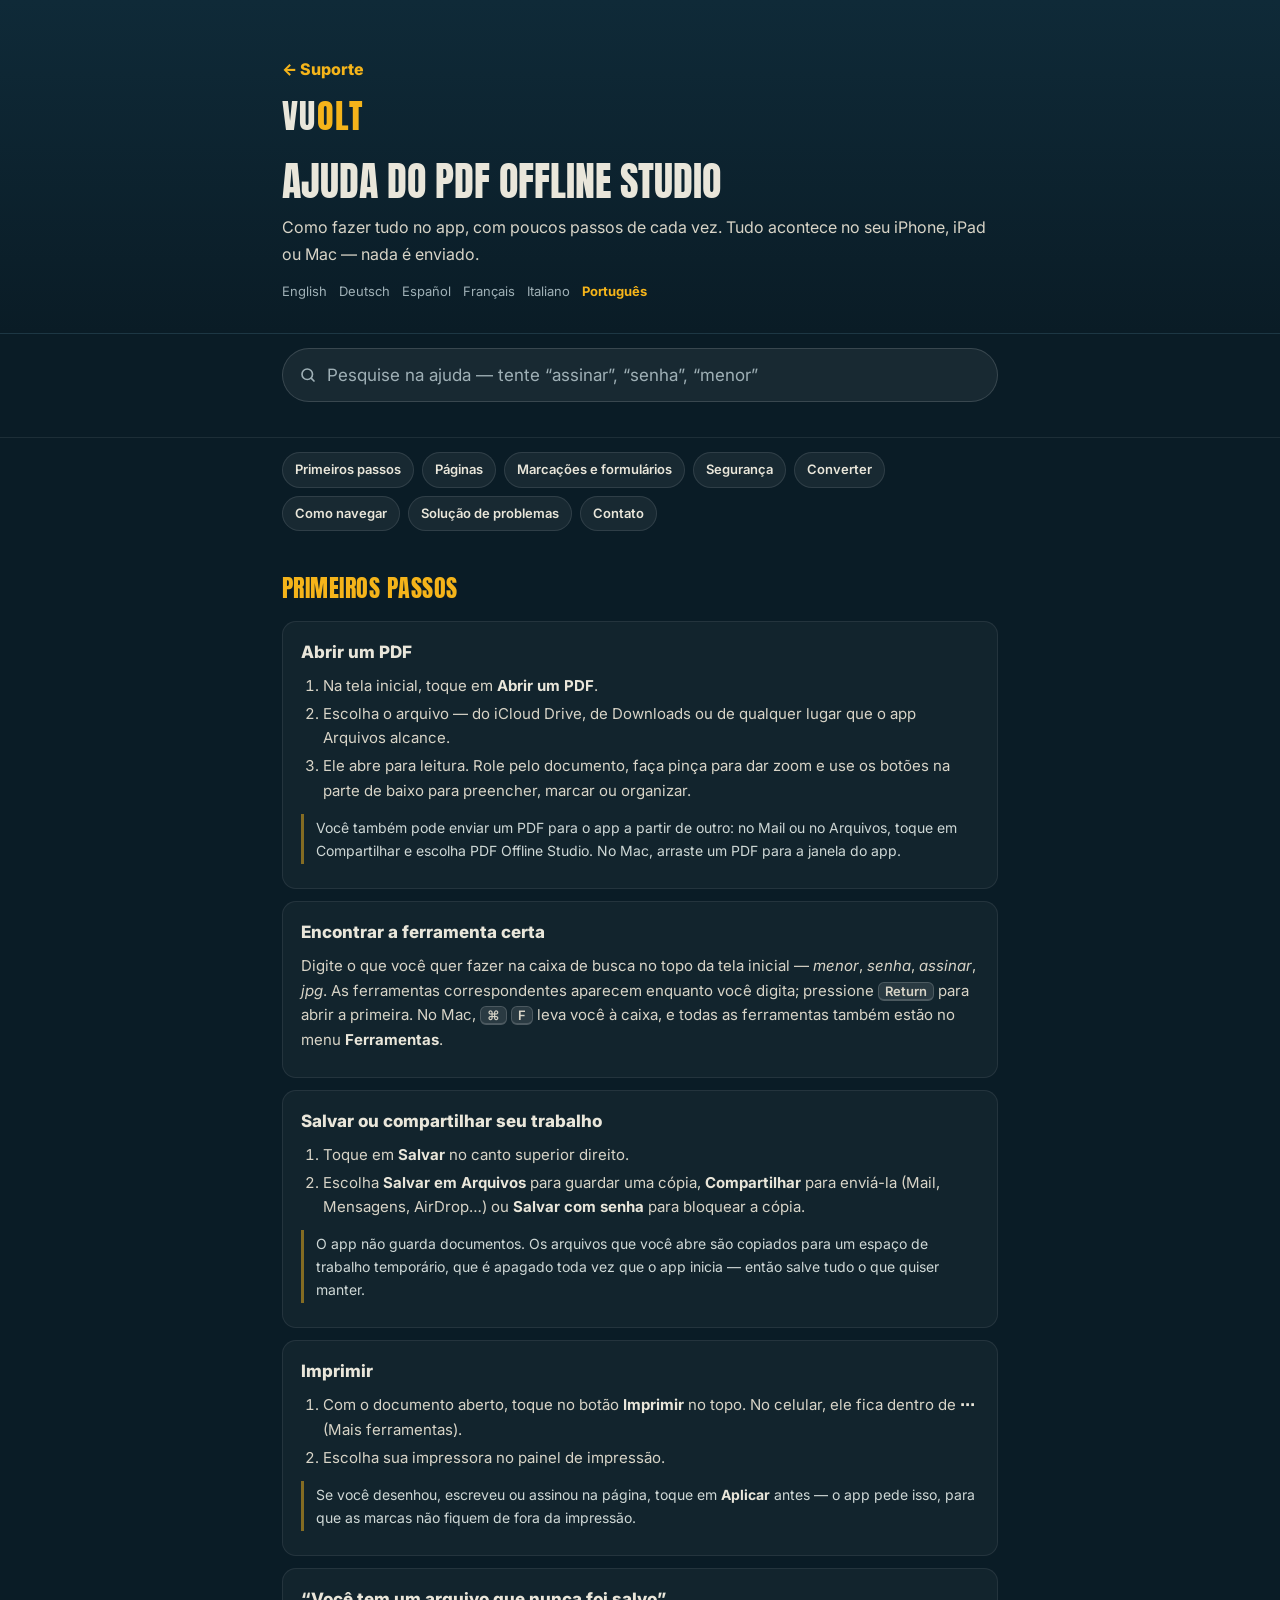
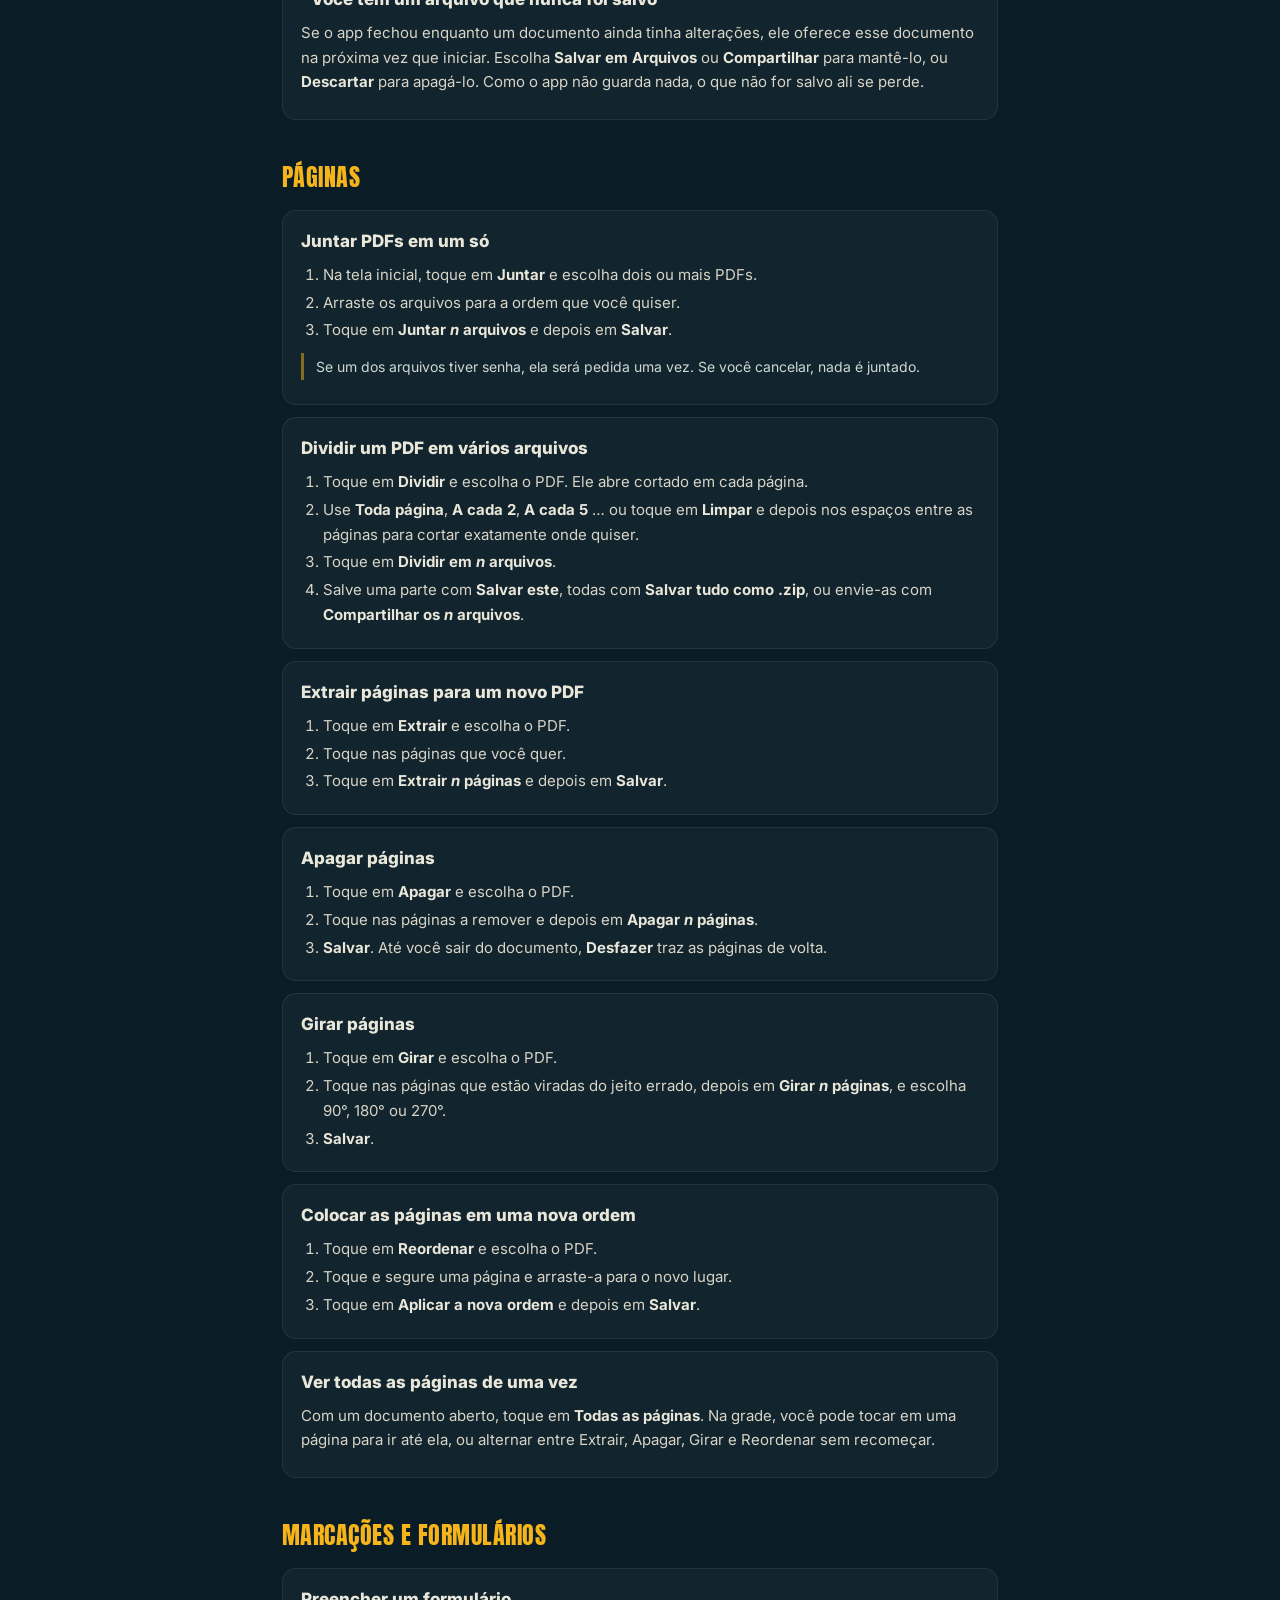
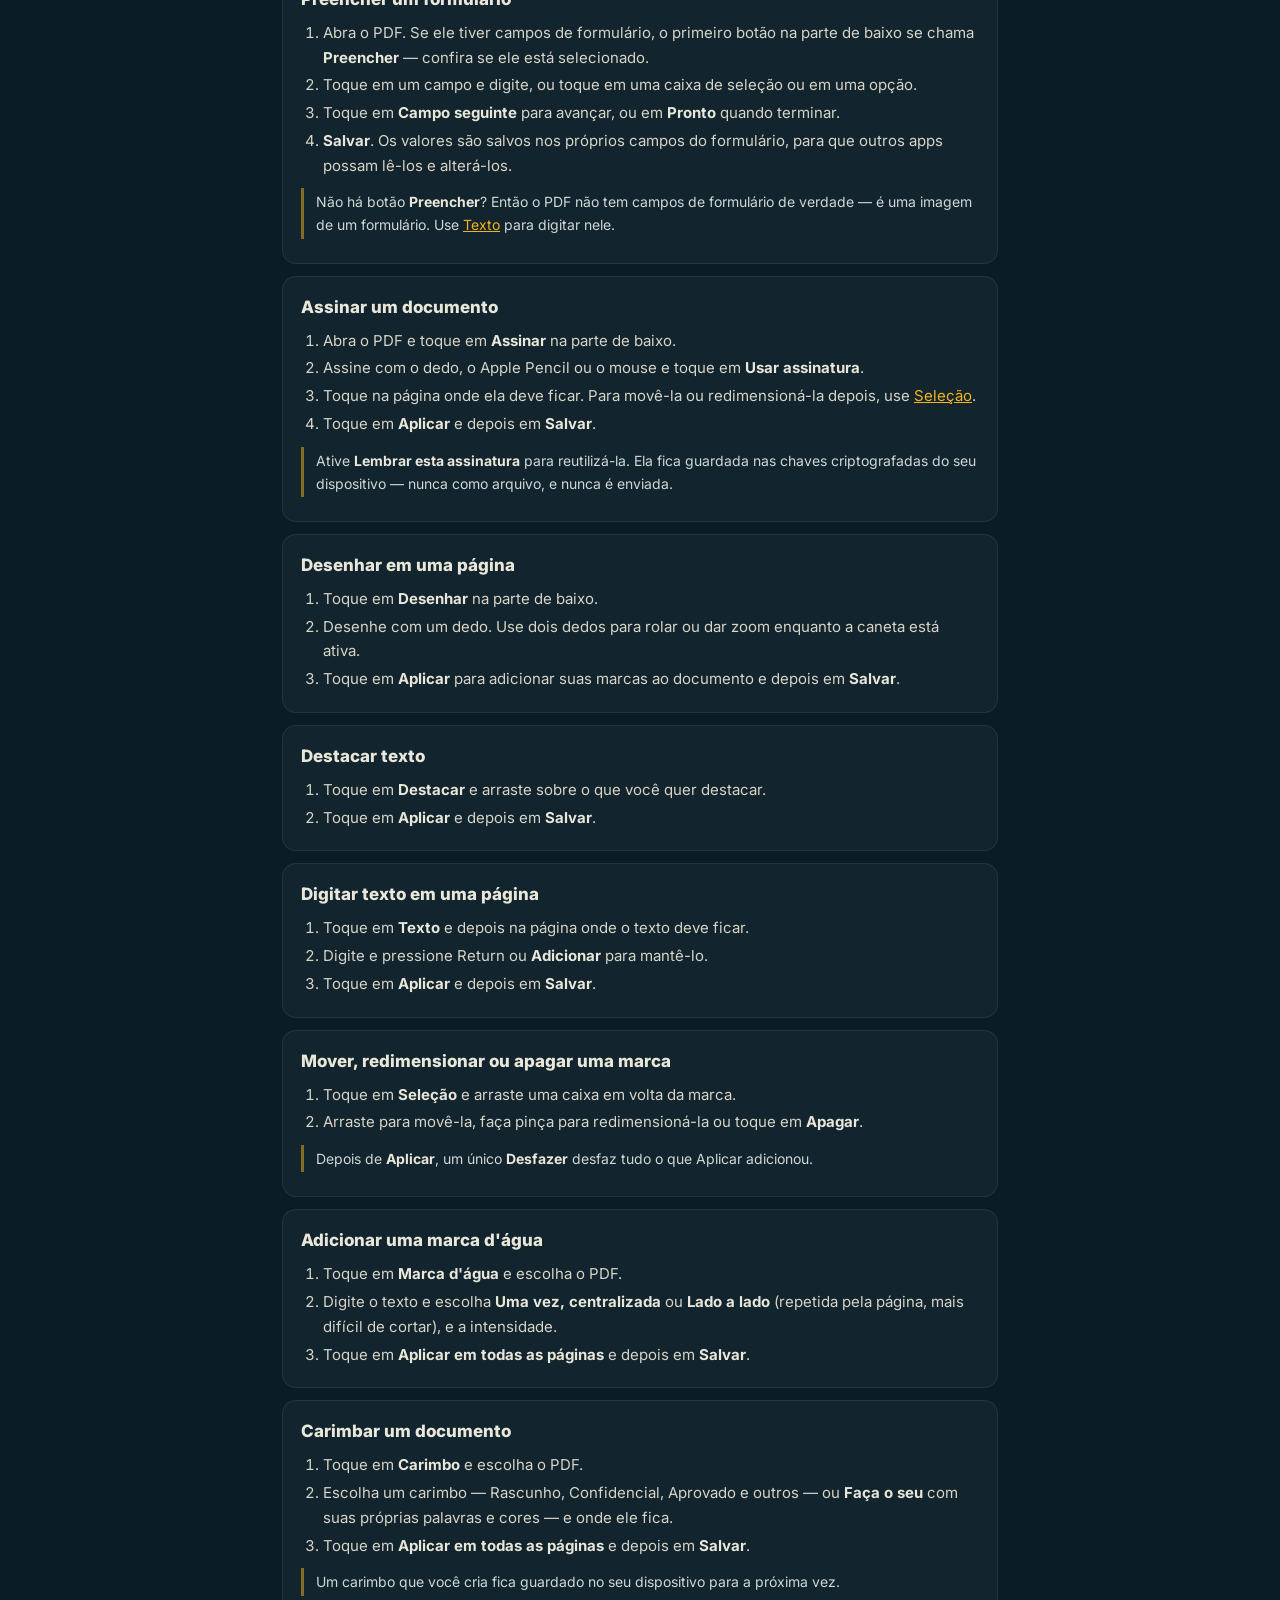
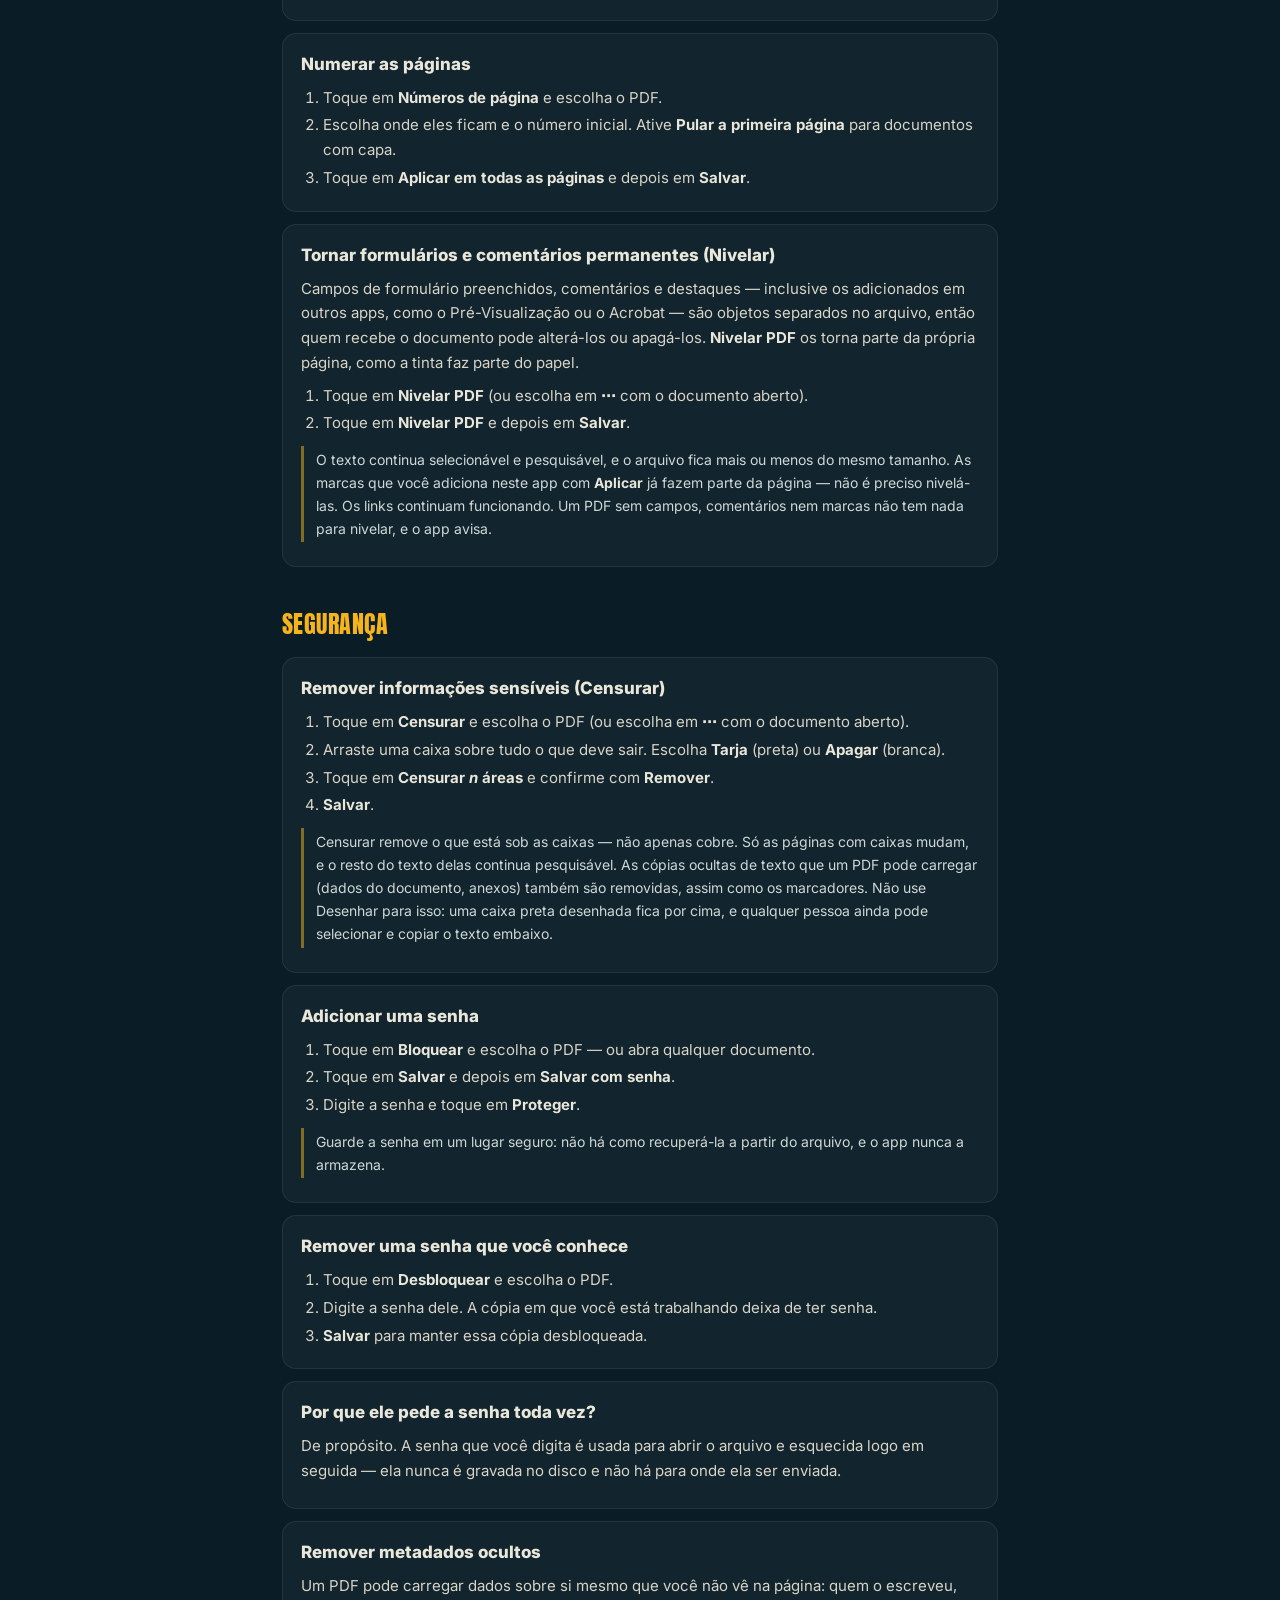
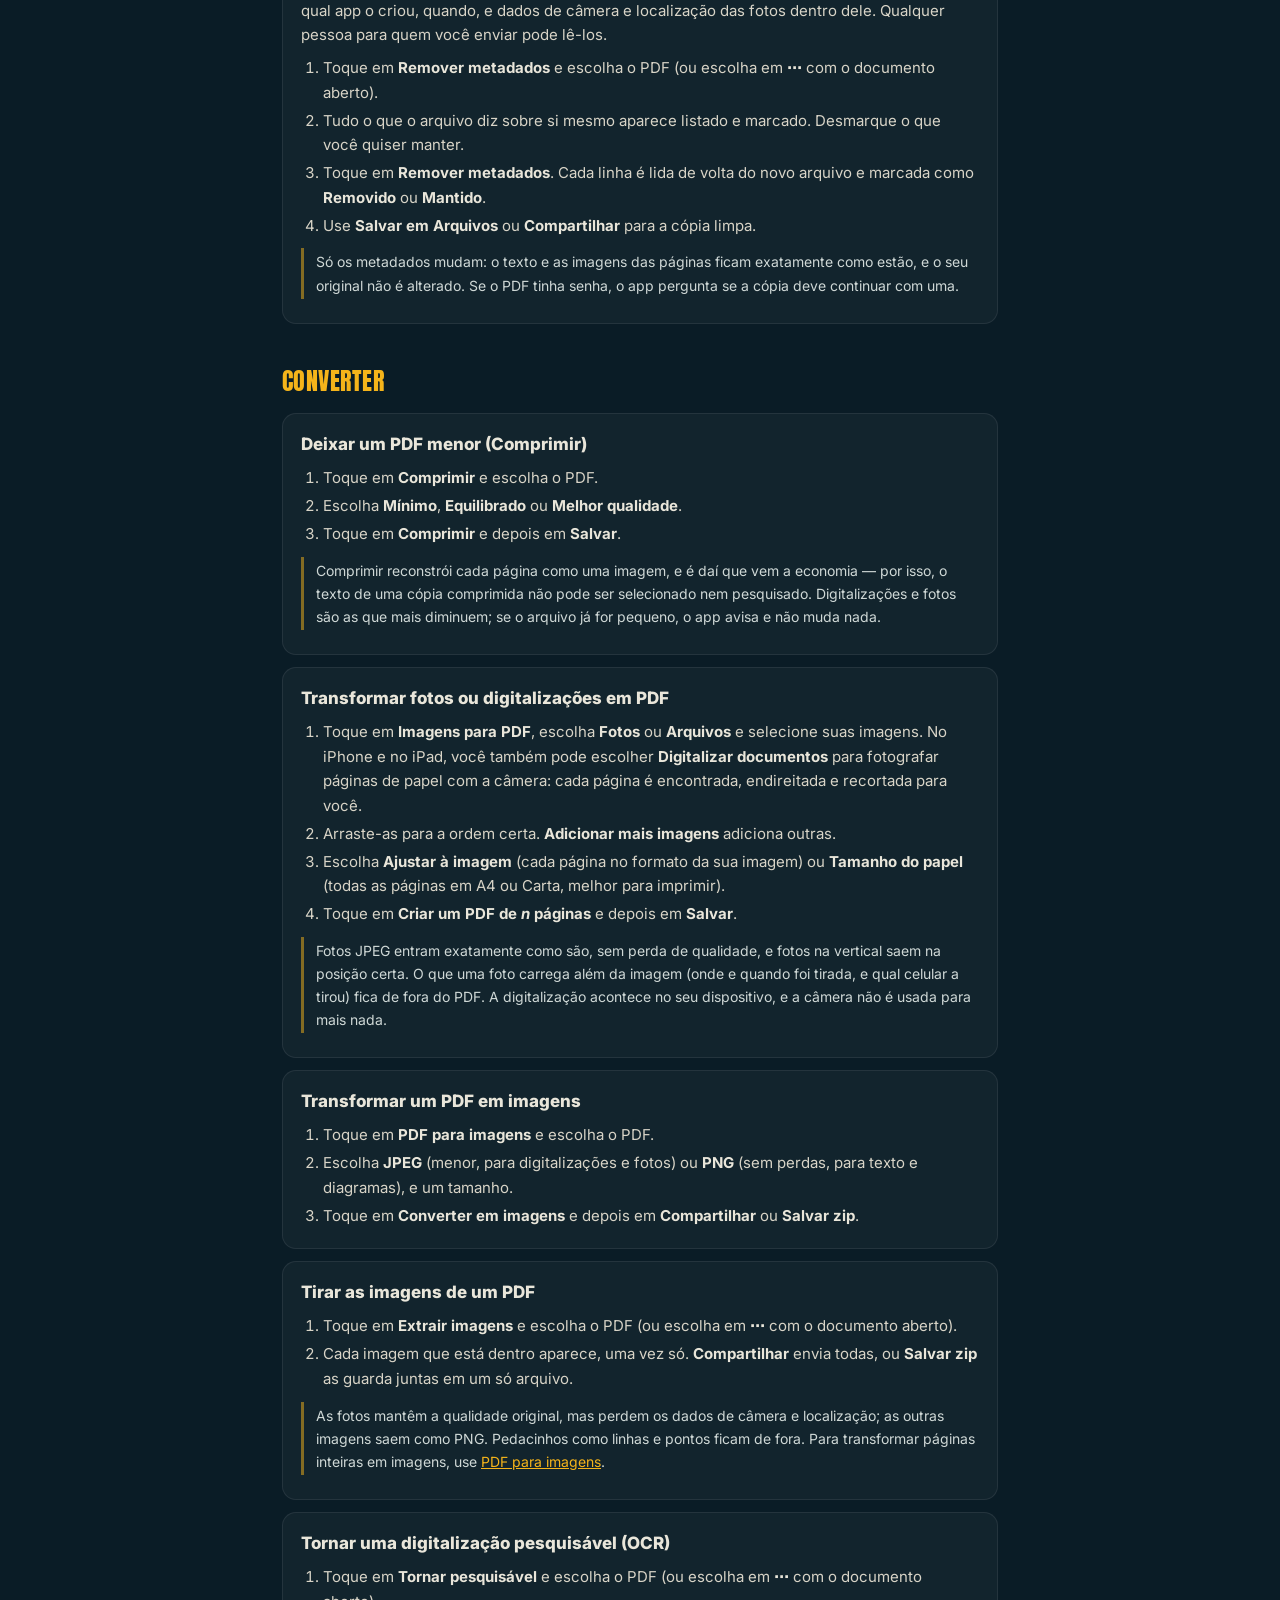
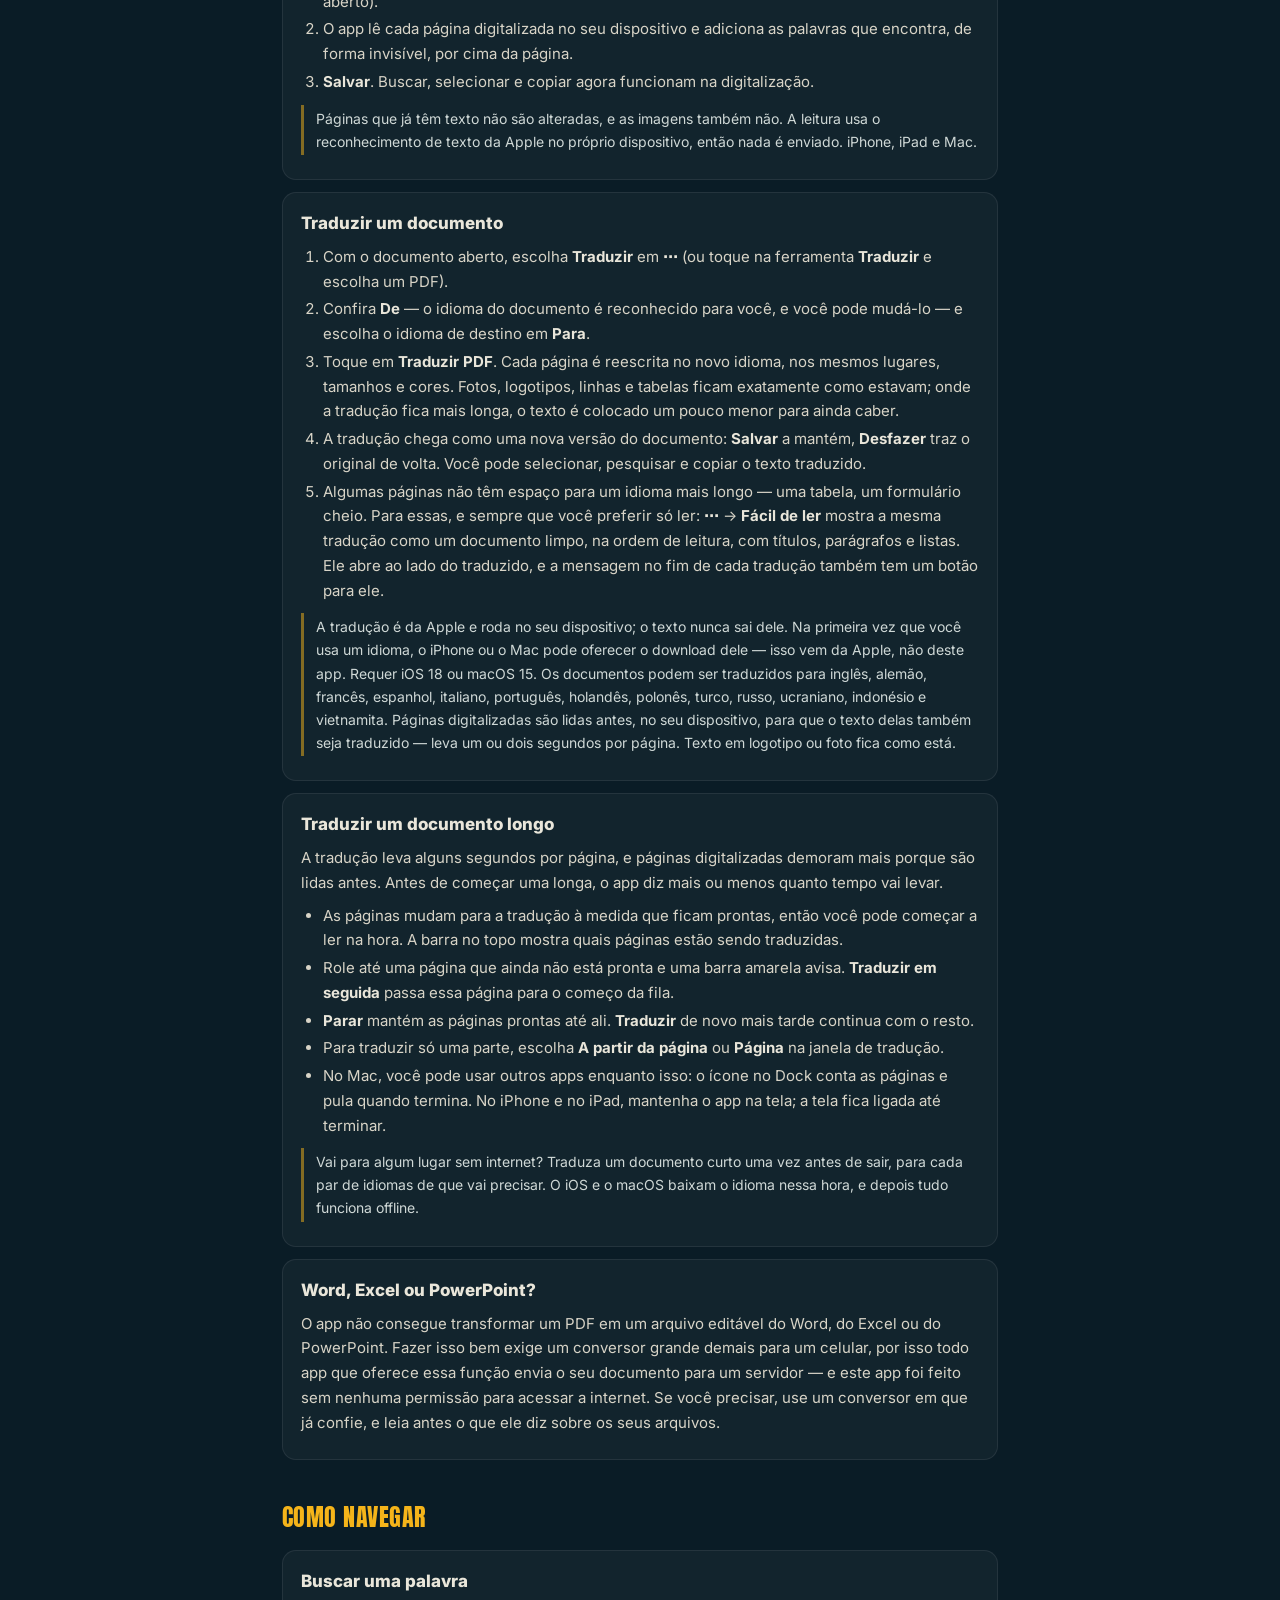
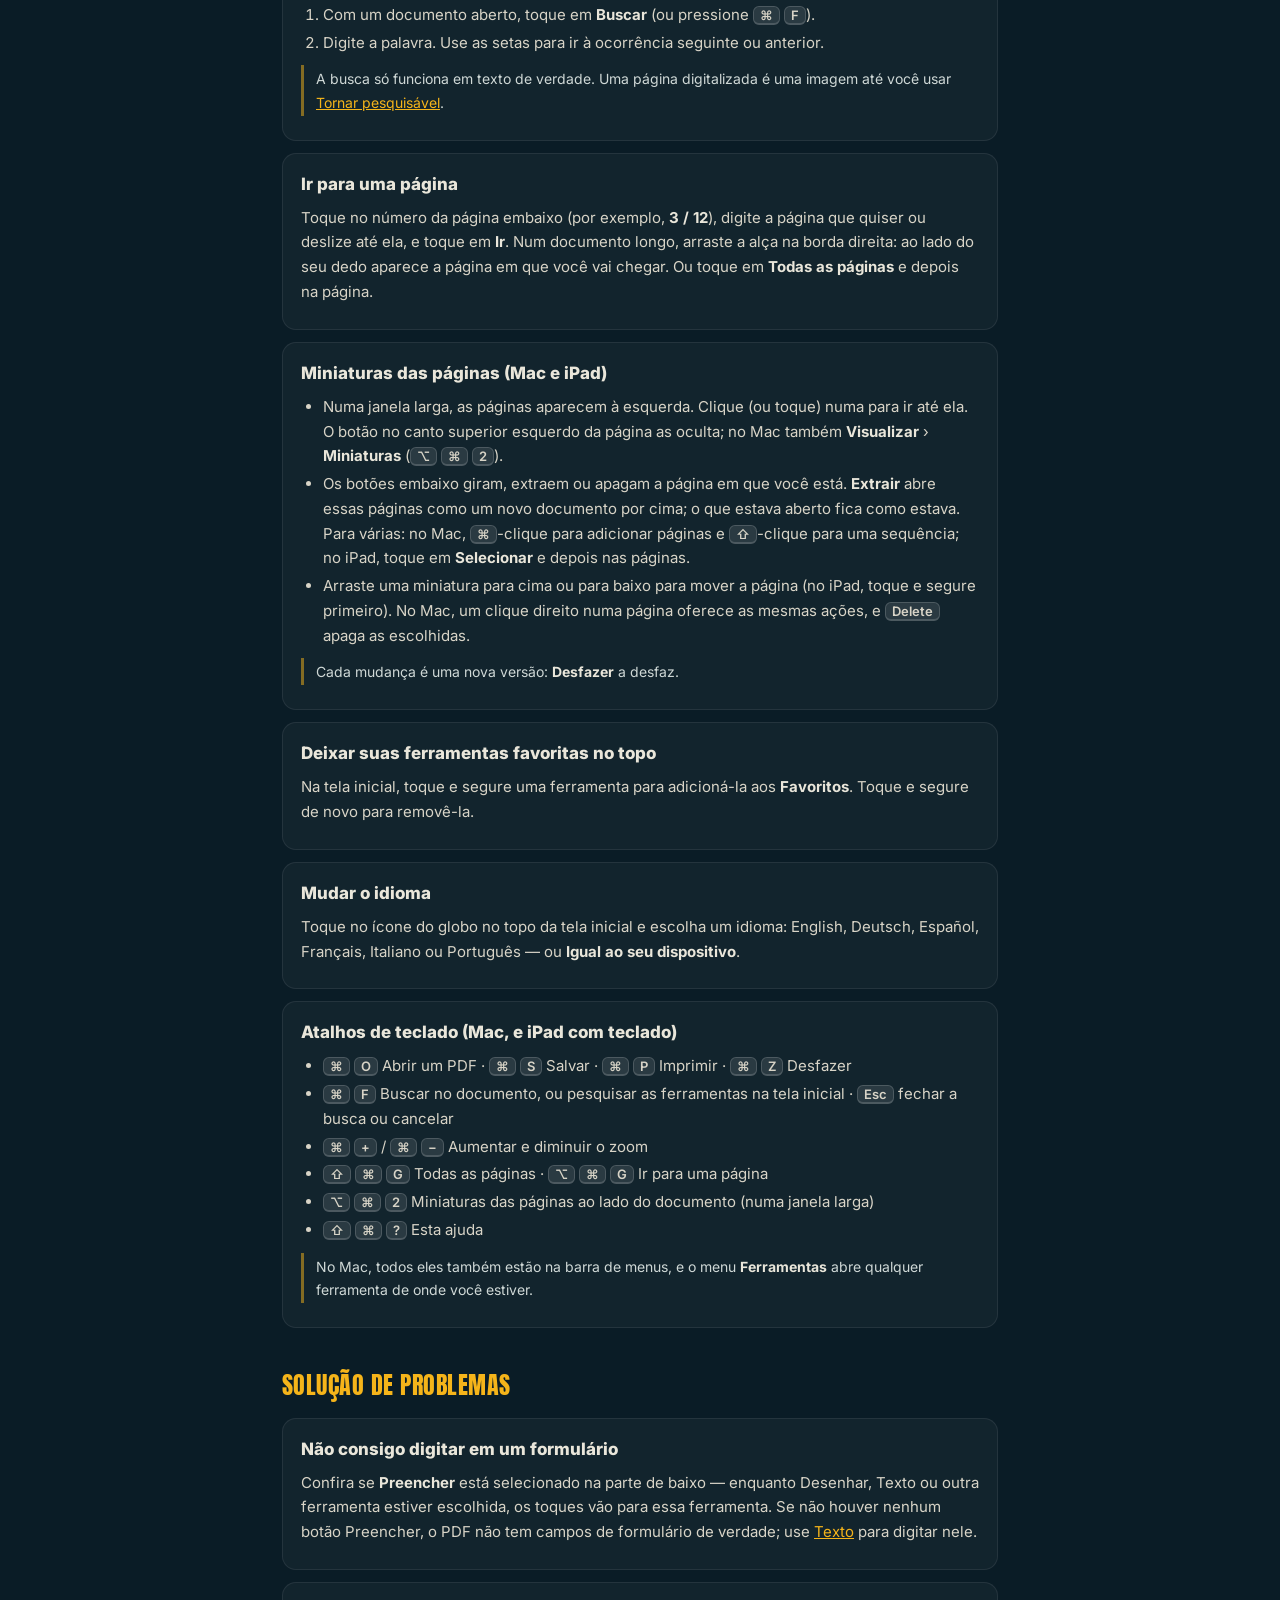
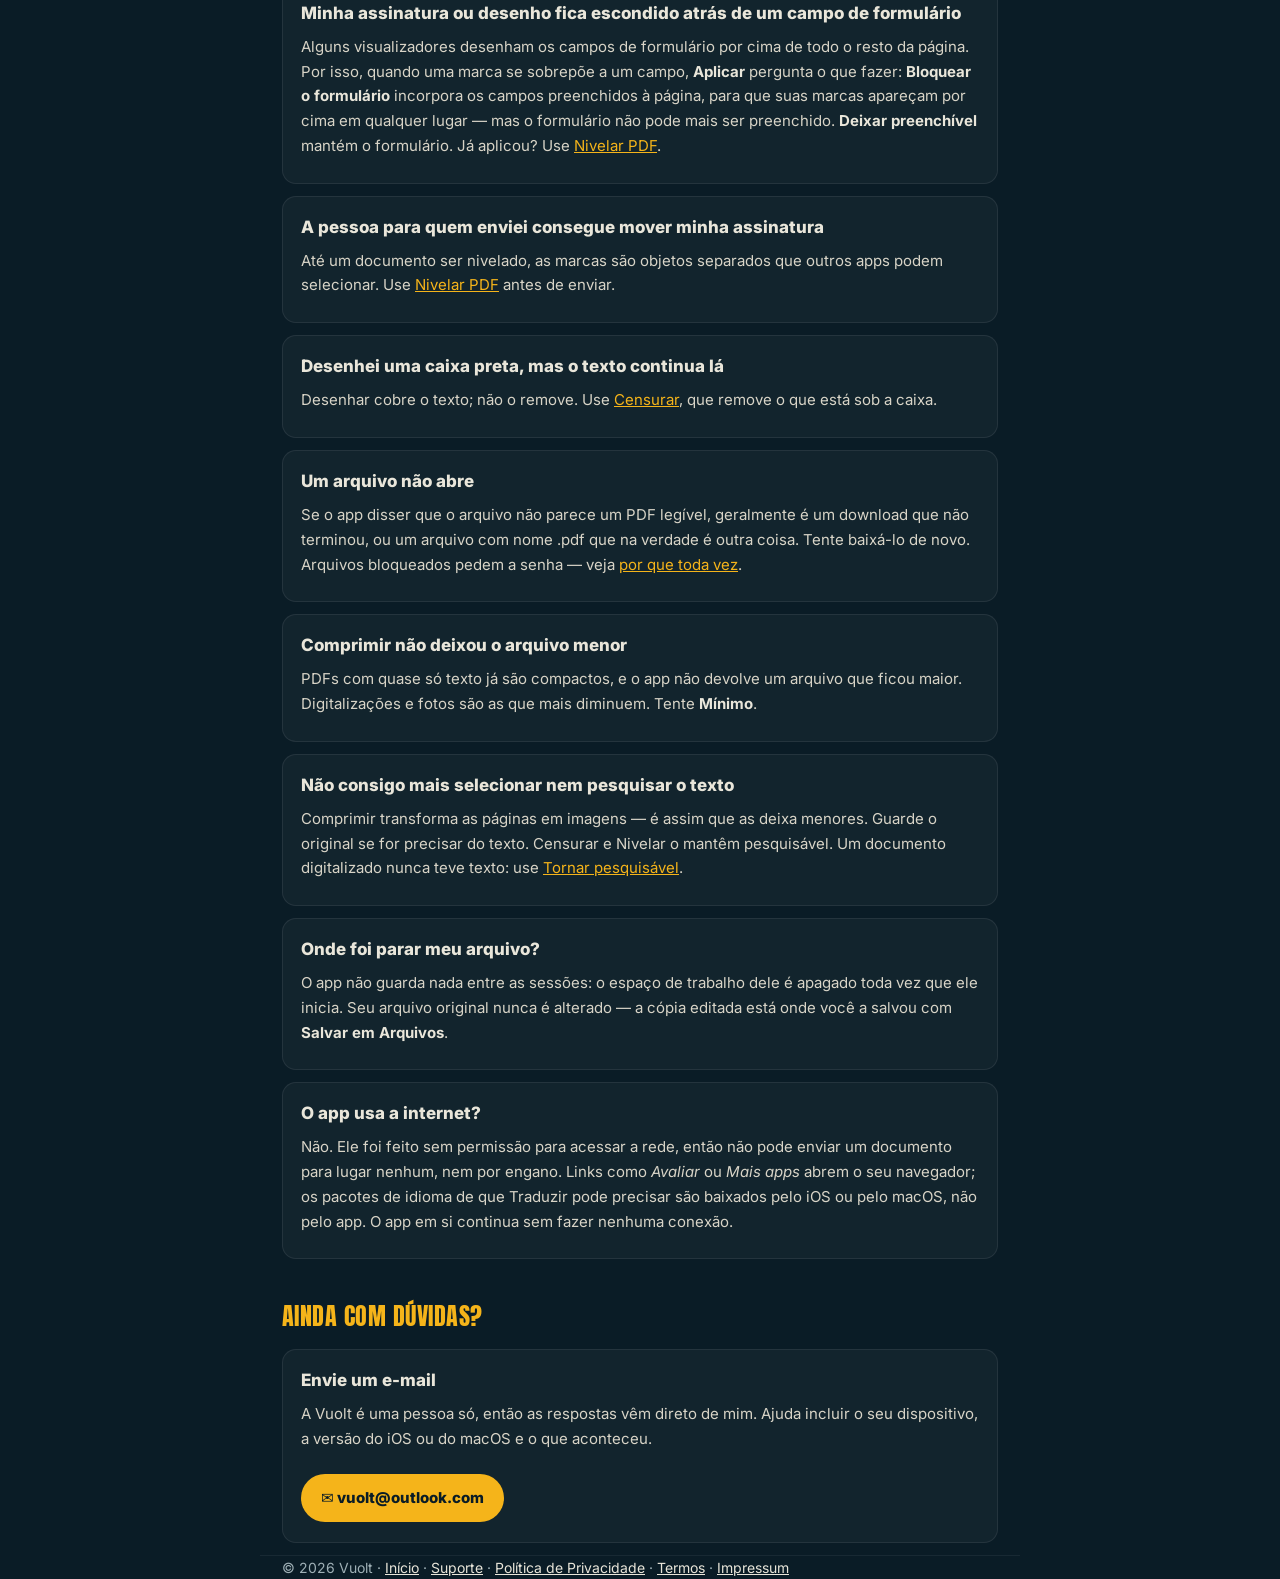
<file: pdf-offline-studio/help-pt.html>
<!DOCTYPE html>
<html lang="pt">
<head>
<meta charset="UTF-8">
<meta name="viewport" content="width=device-width, initial-scale=1.0">
<title>Ajuda do PDF Offline Studio — Vuolt</title>
<meta name="description" content="Como usar cada ferramenta do PDF Offline Studio — juntar, dividir, preencher formulários, assinar, censurar, comprimir, traduzir e mais — com uma busca para achar a resposta rápido.">
<link rel="alternate" hreflang="en" href="help.html">
<link rel="alternate" hreflang="de" href="help-de.html">
<link rel="alternate" hreflang="es" href="help-es.html">
<link rel="alternate" hreflang="fr" href="help-fr.html">
<link rel="alternate" hreflang="it" href="help-it.html">
<link rel="alternate" hreflang="pt" href="help-pt.html">
<link rel="preconnect" href="https://fonts.googleapis.com">
<link href="https://fonts.googleapis.com/css2?family=Anton&family=Inter:wght@400;600;800&display=swap" rel="stylesheet">
<!-- Made by tool/help_build.py in the PDF Offline Studio repo from help/pt.json. Edit that, not this. -->
<style>
  :root{--navy:#0a1c26;--navy2:#0f2a38;--cream:#e9e6da;--amber:#f5b41a;--amber-d:#d8951a;--ink:#0a1c26;--muted:#9fb0b6;--card:rgba(255,255,255,.035);--line:rgba(255,255,255,.08)}
  *{box-sizing:border-box;margin:0;padding:0}
  body{font-family:'Inter',system-ui,sans-serif;background:var(--navy);color:var(--cream);line-height:1.65}
  a{color:var(--amber)}
  .wrap{max-width:760px;margin:0 auto;padding:0 22px}
  header{background:linear-gradient(180deg,var(--navy2),var(--navy));padding:56px 0 30px;border-bottom:1px solid rgba(255,255,255,.06)}
  .back{display:inline-block;margin-bottom:6px;color:var(--amber);font-weight:800;text-decoration:none}
  .brand{font-family:'Anton',sans-serif;font-size:34px;letter-spacing:.04em;text-transform:uppercase}
  .brand span{color:var(--amber)}
  h1{font-family:'Anton',sans-serif;font-weight:400;text-transform:uppercase;font-size:40px;margin-top:14px;line-height:1.15}
  .lead{color:#d8d4c7;margin-top:10px}

  /* Search: sticky, so it is always one tap away on a long page. */
  .search{position:sticky;top:0;z-index:5;background:var(--navy);padding:14px 0 12px;border-bottom:1px solid var(--line)}
  .search input{width:100%;font:inherit;font-size:17px;color:var(--cream);background:rgba(255,255,255,.06);
    border:1px solid rgba(255,255,255,.14);border-radius:999px;padding:12px 18px 12px 44px;outline:none;
    background-image:url("data:image/svg+xml,%3Csvg xmlns='http://www.w3.org/2000/svg' width='18' height='18' viewBox='0 0 24 24' fill='none' stroke='%239fb0b6' stroke-width='2.2' stroke-linecap='round'%3E%3Ccircle cx='11' cy='11' r='7'/%3E%3Cpath d='m20 20-3.5-3.5'/%3E%3C/svg%3E");
    background-repeat:no-repeat;background-position:16px center}
  .search input:focus{border-color:var(--amber);background-color:rgba(245,180,26,.06)}
  .search input::placeholder{color:var(--muted)}
  .count{color:var(--muted);font-size:13px;margin:8px 4px 0;min-height:1.2em}

  main{padding:18px 0 60px}
  .jump{display:flex;flex-wrap:wrap;gap:8px;margin:14px 0 4px;padding:0;list-style:none}
  .jump a{display:inline-block;padding:6px 12px;border-radius:999px;font-size:13px;font-weight:600;
          text-decoration:none;color:var(--cream);background:rgba(255,255,255,.06);border:1px solid rgba(255,255,255,.1)}
  .jump a:hover{background:rgba(245,180,26,.16);border-color:rgba(245,180,26,.4);color:var(--amber)}
  h2{font-family:'Anton',sans-serif;font-weight:400;text-transform:uppercase;letter-spacing:.02em;font-size:24px;color:var(--amber);margin:38px 0 12px;scroll-margin-top:90px}
  .topic{background:var(--card);border:1px solid var(--line);border-radius:14px;padding:16px 18px;margin:12px 0;scroll-margin-top:90px}
  .topic h3{font-size:17px;font-weight:800;color:var(--cream);display:flex;align-items:baseline;gap:8px}
  .topic h3 .anchor{opacity:0;text-decoration:none;color:var(--muted);font-weight:600;font-size:14px;transition:opacity .15s}
  .topic:hover h3 .anchor,.topic h3 .anchor:focus{opacity:1}
  .topic p,.topic li{color:#d8d4c7;font-size:15px}
  .topic p{margin:8px 0}
  .topic ol,.topic ul{margin:8px 0 4px 22px}
  .topic li{margin:3px 0}
  .topic .tip{font-size:14px;color:#cfd8d6;border-left:3px solid rgba(245,180,26,.5);padding:2px 0 2px 12px;margin-top:10px}
  :target{border-color:rgba(245,180,26,.55);box-shadow:0 0 0 1px rgba(245,180,26,.25)}
  b.ui{color:var(--cream);font-weight:700}
  kbd{font:600 13px 'Inter',system-ui,sans-serif;background:rgba(255,255,255,.1);border:1px solid rgba(255,255,255,.16);border-bottom-width:2px;border-radius:6px;padding:0 6px}
  mark{background:rgba(245,180,26,.35);color:inherit;border-radius:3px;padding:0 1px}
  .hidden{display:none}
  .none{background:rgba(245,180,26,.1);border:1px solid rgba(245,180,26,.25);border-radius:12px;padding:16px;margin:20px 0}
  .email-btn{display:inline-flex;align-items:center;gap:8px;margin:14px 0 4px;padding:12px 20px;border-radius:999px;
    background:var(--amber);color:var(--ink);font-weight:800;font-size:15px;text-decoration:none}
  .email-btn:hover{background:var(--amber-d)}
  footer{padding:30px 0;border-top:1px solid rgba(255,255,255,.06);color:var(--muted);font-size:14px}
  footer a{color:var(--cream)}
  @media (max-width:520px){h1{font-size:32px}.topic{padding:14px 15px}}
  .langs{display:flex;flex-wrap:wrap;gap:6px 12px;margin-top:14px;font-size:13px}
  .langs a{color:var(--muted);text-decoration:none}
  .langs a[aria-current]{color:var(--amber);font-weight:700}
</style>
</head>
<body data-one="1 resposta" data-many="{n} respostas" data-anchor="Link para esta resposta">

<header>
  <div class="wrap">
    <a class="back" href="../support.html">← Suporte</a>
    <div class="brand">VU<span>OLT</span></div>
    <h1>Ajuda do PDF Offline Studio</h1>
    <p class="lead">Como fazer tudo no app, com poucos passos de cada vez. Tudo acontece no seu iPhone, iPad ou Mac — nada é enviado.</p>
    <nav class="langs">
      <a href="help.html" hreflang="en">English</a>
      <a href="help-de.html" hreflang="de">Deutsch</a>
      <a href="help-es.html" hreflang="es">Español</a>
      <a href="help-fr.html" hreflang="fr">Français</a>
      <a href="help-it.html" hreflang="it">Italiano</a>
      <a href="help-pt.html" hreflang="pt" aria-current="page">Português</a>
    </nav>
  </div>
</header>

<div class="search">
  <div class="wrap">
    <input id="q" type="search" placeholder="Pesquise na ajuda — tente “assinar”, “senha”, “menor”" autocomplete="off" aria-label="Pesquisar na ajuda">
    <p class="count" id="count" aria-live="polite"></p>
  </div>
</div>

<main class="wrap">
  <ul class="jump" id="jump">
    <li><a href="#getting-started">Primeiros passos</a></li>
    <li><a href="#pages">Páginas</a></li>
    <li><a href="#mark-up">Marcações e formulários</a></li>
    <li><a href="#security">Segurança</a></li>
    <li><a href="#convert">Converter</a></li>
    <li><a href="#around">Como navegar</a></li>
    <li><a href="#troubleshooting">Solução de problemas</a></li>
    <li><a href="#contact">Contato</a></li>
  </ul>

  <!-- ================================================================ -->
  <h2 id="getting-started">Primeiros passos</h2>

  <section class="topic" id="open" data-keys="abrir arquivo carregar importar documento começar ler ver visualizar pdf open file load import document start read view">
    <h3>Abrir um PDF</h3>
    <ol>
      <li>Na tela inicial, toque em <b class="ui">Abrir um PDF</b>.</li>
      <li>Escolha o arquivo — do iCloud Drive, de Downloads ou de qualquer lugar que o app Arquivos alcance.</li>
      <li>Ele abre para leitura. Role pelo documento, faça pinça para dar zoom e use os botões na parte de baixo para preencher, marcar ou organizar.</li>
    </ol>
    <p class="tip">Você também pode enviar um PDF para o app a partir de outro: no Mail ou no Arquivos, toque em Compartilhar e escolha PDF Offline Studio. No Mac, arraste um PDF para a janela do app.</p>
  </section>

  <section class="topic" id="find-tool" data-keys="encontrar ferramenta buscar pesquisar início qual ferramenta onde está achar find tool search home which tool where is">
    <h3>Encontrar a ferramenta certa</h3>
    <p>Digite o que você quer fazer na caixa de busca no topo da tela inicial — <i>menor</i>, <i>senha</i>, <i>assinar</i>, <i>jpg</i>. As ferramentas correspondentes aparecem enquanto você digita; pressione <kbd>Return</kbd> para abrir a primeira. No Mac, <kbd>⌘</kbd> <kbd>F</kbd> leva você à caixa, e todas as ferramentas também estão no menu <b class="ui">Ferramentas</b>.</p>
  </section>

  <section class="topic" id="save" data-keys="salvar exportar baixar guardar arquivos compartilhar enviar e-mail email airdrop save export download keep files share send">
    <h3>Salvar ou compartilhar seu trabalho</h3>
    <ol>
      <li>Toque em <b class="ui">Salvar</b> no canto superior direito.</li>
      <li>Escolha <b class="ui">Salvar em Arquivos</b> para guardar uma cópia, <b class="ui">Compartilhar</b> para enviá-la (Mail, Mensagens, AirDrop…) ou <b class="ui">Salvar com senha</b> para bloquear a cópia.</li>
    </ol>
    <p class="tip">O app não guarda documentos. Os arquivos que você abre são copiados para um espaço de trabalho temporário, que é apagado toda vez que o app inicia — então salve tudo o que quiser manter.</p>
  </section>

  <section class="topic" id="print" data-keys="imprimir impressora impressão papel airprint print printer paper">
    <h3>Imprimir</h3>
    <ol>
      <li>Com o documento aberto, toque no botão <b class="ui">Imprimir</b> no topo. No celular, ele fica dentro de <b class="ui">⋯</b> (Mais ferramentas).</li>
      <li>Escolha sua impressora no painel de impressão.</li>
    </ol>
    <p class="tip">Se você desenhou, escreveu ou assinou na página, toque em <b class="ui">Aplicar</b> antes — o app pede isso, para que as marcas não fiquem de fora da impressão.</p>
  </section>

  <section class="topic" id="unfinished" data-keys="trabalho não salvo inacabado travou fechou recuperar perdido nunca salvo unfinished work crash closed recover lost never saved">
    <h3>“Você tem um arquivo que nunca foi salvo”</h3>
    <p>Se o app fechou enquanto um documento ainda tinha alterações, ele oferece esse documento na próxima vez que iniciar. Escolha <b class="ui">Salvar em Arquivos</b> ou <b class="ui">Compartilhar</b> para mantê-lo, ou <b class="ui">Descartar</b> para apagá-lo. Como o app não guarda nada, o que não for salvo ali se perde.</p>
  </section>

  <!-- ================================================================ -->
  <h2 id="pages">Páginas</h2>

  <section class="topic" id="merge" data-keys="juntar combinar unir mesclar anexar vários pdfs em um só arquivo merge combine join append put together several multiple pdfs into one">
    <h3>Juntar PDFs em um só</h3>
    <ol>
      <li>Na tela inicial, toque em <b class="ui">Juntar</b> e escolha dois ou mais PDFs.</li>
      <li>Arraste os arquivos para a ordem que você quiser.</li>
      <li>Toque em <b class="ui">Juntar <i>n</i> arquivos</b> e depois em <b class="ui">Salvar</b>.</li>
    </ol>
    <p class="tip">Se um dos arquivos tiver senha, ela será pedida uma vez. Se você cancelar, nada é juntado.</p>
  </section>

  <section class="topic" id="split" data-keys="dividir separar partir cortar vários arquivos cada página capítulos split separate break divide cut into several files every page chapters">
    <h3>Dividir um PDF em vários arquivos</h3>
    <ol>
      <li>Toque em <b class="ui">Dividir</b> e escolha o PDF. Ele abre cortado em cada página.</li>
      <li>Use <b class="ui">Toda página</b>, <b class="ui">A cada 2</b>, <b class="ui">A cada 5</b> … ou toque em <b class="ui">Limpar</b> e depois nos espaços entre as páginas para cortar exatamente onde quiser.</li>
      <li>Toque em <b class="ui">Dividir em <i>n</i> arquivos</b>.</li>
      <li>Salve uma parte com <b class="ui">Salvar este</b>, todas com <b class="ui">Salvar tudo como .zip</b>, ou envie-as com <b class="ui">Compartilhar os <i>n</i> arquivos</b>.</li>
    </ol>
  </section>

  <section class="topic" id="extract" data-keys="extrair manter só algumas páginas escolher selecionar copiar páginas tirar extract keep only some pages pick choose select copy pages out new pdf">
    <h3>Extrair páginas para um novo PDF</h3>
    <ol>
      <li>Toque em <b class="ui">Extrair</b> e escolha o PDF.</li>
      <li>Toque nas páginas que você quer.</li>
      <li>Toque em <b class="ui">Extrair <i>n</i> páginas</b> e depois em <b class="ui">Salvar</b>.</li>
    </ol>
  </section>

  <section class="topic" id="delete" data-keys="apagar excluir remover páginas página em branco tirar eliminar delete remove pages blank page get rid of">
    <h3>Apagar páginas</h3>
    <ol>
      <li>Toque em <b class="ui">Apagar</b> e escolha o PDF.</li>
      <li>Toque nas páginas a remover e depois em <b class="ui">Apagar <i>n</i> páginas</b>.</li>
      <li><b class="ui">Salvar</b>. Até você sair do documento, <b class="ui">Desfazer</b> traz as páginas de volta.</li>
    </ol>
  </section>

  <section class="topic" id="rotate" data-keys="girar rodar virar de lado de cabeça para baixo paisagem retrato orientação rotate turn sideways upside down landscape portrait orientation">
    <h3>Girar páginas</h3>
    <ol>
      <li>Toque em <b class="ui">Girar</b> e escolha o PDF.</li>
      <li>Toque nas páginas que estão viradas do jeito errado, depois em <b class="ui">Girar <i>n</i> páginas</b>, e escolha 90°, 180° ou 270°.</li>
      <li><b class="ui">Salvar</b>.</li>
    </ol>
  </section>

  <section class="topic" id="reorder" data-keys="reordenar reorganizar mover páginas ordem ordenar arrastar trocar reorder rearrange move pages order sort drag">
    <h3>Colocar as páginas em uma nova ordem</h3>
    <ol>
      <li>Toque em <b class="ui">Reordenar</b> e escolha o PDF.</li>
      <li>Toque e segure uma página e arraste-a para o novo lugar.</li>
      <li>Toque em <b class="ui">Aplicar a nova ordem</b> e depois em <b class="ui">Salvar</b>.</li>
    </ol>
  </section>

  <section class="topic" id="all-pages" data-keys="todas as páginas grade miniaturas visão geral organizar ver páginas all pages grid thumbnails overview organise organize page view">
    <h3>Ver todas as páginas de uma vez</h3>
    <p>Com um documento aberto, toque em <b class="ui">Todas as páginas</b>. Na grade, você pode tocar em uma página para ir até ela, ou alternar entre Extrair, Apagar, Girar e Reordenar sem recomeçar.</p>
  </section>

  <!-- ================================================================ -->
  <h2 id="mark-up">Marcações e formulários</h2>

  <section class="topic" id="fill-form" data-keys="preencher formulário campos digitar caixas marcar caixa de seleção lista requerimento imposto preenchível fill form fields type in boxes tick checkbox dropdown application tax form fillable">
    <h3>Preencher um formulário</h3>
    <ol>
      <li>Abra o PDF. Se ele tiver campos de formulário, o primeiro botão na parte de baixo se chama <b class="ui">Preencher</b> — confira se ele está selecionado.</li>
      <li>Toque em um campo e digite, ou toque em uma caixa de seleção ou em uma opção.</li>
      <li>Toque em <b class="ui">Campo seguinte</b> para avançar, ou em <b class="ui">Pronto</b> quando terminar.</li>
      <li><b class="ui">Salvar</b>. Os valores são salvos nos próprios campos do formulário, para que outros apps possam lê-los e alterá-los.</li>
    </ol>
    <p class="tip">Não há botão <b class="ui">Preencher</b>? Então o PDF não tem campos de formulário de verdade — é uma imagem de um formulário. Use <a href="#add-text">Texto</a> para digitar nele.</p>
  </section>

  <section class="topic" id="sign" data-keys="assinar assinatura rubrica iniciais autógrafo contrato acordo sign signature initials autograph contract agreement">
    <h3>Assinar um documento</h3>
    <ol>
      <li>Abra o PDF e toque em <b class="ui">Assinar</b> na parte de baixo.</li>
      <li>Assine com o dedo, o Apple Pencil ou o mouse e toque em <b class="ui">Usar assinatura</b>.</li>
      <li>Toque na página onde ela deve ficar. Para movê-la ou redimensioná-la depois, use <a href="#edit-marks">Seleção</a>.</li>
      <li>Toque em <b class="ui">Aplicar</b> e depois em <b class="ui">Salvar</b>.</li>
    </ol>
    <p class="tip">Ative <b class="ui">Lembrar esta assinatura</b> para reutilizá-la. Ela fica guardada nas chaves criptografadas do seu dispositivo — nunca como arquivo, e nunca é enviada.</p>
  </section>

  <section class="topic" id="draw" data-keys="desenhar caneta mão livre esboço escrever à mão anotar rabiscar draw pen freehand sketch write by hand annotate scribble">
    <h3>Desenhar em uma página</h3>
    <ol>
      <li>Toque em <b class="ui">Desenhar</b> na parte de baixo.</li>
      <li>Desenhe com um dedo. Use dois dedos para rolar ou dar zoom enquanto a caneta está ativa.</li>
      <li>Toque em <b class="ui">Aplicar</b> para adicionar suas marcas ao documento e depois em <b class="ui">Salvar</b>.</li>
    </ol>
  </section>

  <section class="topic" id="highlight" data-keys="destacar marca-texto realçar amarelo grifar enfatizar anotar highlight marker yellow emphasise emphasize annotate">
    <h3>Destacar texto</h3>
    <ol>
      <li>Toque em <b class="ui">Destacar</b> e arraste sobre o que você quer destacar.</li>
      <li>Toque em <b class="ui">Aplicar</b> e depois em <b class="ui">Salvar</b>.</li>
    </ol>
  </section>

  <section class="topic" id="add-text" data-keys="texto digitar escrever adicionar palavras nota comentário rótulo máquina de escrever text type write add words note comment label typewriter">
    <h3>Digitar texto em uma página</h3>
    <ol>
      <li>Toque em <b class="ui">Texto</b> e depois na página onde o texto deve ficar.</li>
      <li>Digite e pressione Return ou <b class="ui">Adicionar</b> para mantê-lo.</li>
      <li>Toque em <b class="ui">Aplicar</b> e depois em <b class="ui">Salvar</b>.</li>
    </ol>
  </section>

  <section class="topic" id="edit-marks" data-keys="mover redimensionar apagar marca selecionar alterar desfazer anotação erro move resize delete mark select change undo annotation mistake">
    <h3>Mover, redimensionar ou apagar uma marca</h3>
    <ol>
      <li>Toque em <b class="ui">Seleção</b> e arraste uma caixa em volta da marca.</li>
      <li>Arraste para movê-la, faça pinça para redimensioná-la ou toque em <b class="ui">Apagar</b>.</li>
    </ol>
    <p class="tip">Depois de <b class="ui">Aplicar</b>, um único <b class="ui">Desfazer</b> desfaz tudo o que Aplicar adicionou.</p>
  </section>

  <section class="topic" id="watermark" data-keys="marca d&#x27;água confidencial rascunho texto todas as páginas fundo suave watermark confidential draft text every page background faint">
    <h3>Adicionar uma marca d'água</h3>
    <ol>
      <li>Toque em <b class="ui">Marca d'água</b> e escolha o PDF.</li>
      <li>Digite o texto e escolha <b class="ui">Uma vez, centralizada</b> ou <b class="ui">Lado a lado</b> (repetida pela página, mais difícil de cortar), e a intensidade.</li>
      <li>Toque em <b class="ui">Aplicar em todas as páginas</b> e depois em <b class="ui">Salvar</b>.</li>
    </ol>
  </section>

  <section class="topic" id="stamp" data-keys="carimbo carimbar aprovado rascunho confidencial final pago recebido personalizado stamp approved draft confidential final paid received custom">
    <h3>Carimbar um documento</h3>
    <ol>
      <li>Toque em <b class="ui">Carimbo</b> e escolha o PDF.</li>
      <li>Escolha um carimbo — Rascunho, Confidencial, Aprovado e outros — ou <b class="ui">Faça o seu</b> com suas próprias palavras e cores — e onde ele fica.</li>
      <li>Toque em <b class="ui">Aplicar em todas as páginas</b> e depois em <b class="ui">Salvar</b>.</li>
    </ol>
    <p class="tip">Um carimbo que você cria fica guardado no seu dispositivo para a próxima vez.</p>
  </section>

  <section class="topic" id="page-numbers" data-keys="números de página numeração numerar páginas rodapé contagem paginação page numbers numbering number pages footer count">
    <h3>Numerar as páginas</h3>
    <ol>
      <li>Toque em <b class="ui">Números de página</b> e escolha o PDF.</li>
      <li>Escolha onde eles ficam e o número inicial. Ative <b class="ui">Pular a primeira página</b> para documentos com capa.</li>
      <li>Toque em <b class="ui">Aplicar em todas as páginas</b> e depois em <b class="ui">Salvar</b>.</li>
    </ol>
  </section>

  <section class="topic" id="flatten" data-keys="nivelar achatar fixar marcas permanente bloquear campos de formulário comentários destaques não podem ser movidos editados destinatário flatten fix marks permanent lock form fields comments highlights cannot be moved edited recipient merge">
    <h3>Tornar formulários e comentários permanentes (Nivelar)</h3>
    <p>Campos de formulário preenchidos, comentários e destaques — inclusive os adicionados em outros apps, como o Pré-Visualização ou o Acrobat — são objetos separados no arquivo, então quem recebe o documento pode alterá-los ou apagá-los. <b class="ui">Nivelar PDF</b> os torna parte da própria página, como a tinta faz parte do papel.</p>
    <ol>
      <li>Toque em <b class="ui">Nivelar PDF</b> (ou escolha em <b class="ui">⋯</b> com o documento aberto).</li>
      <li>Toque em <b class="ui">Nivelar PDF</b> e depois em <b class="ui">Salvar</b>.</li>
    </ol>
    <p class="tip">O texto continua selecionável e pesquisável, e o arquivo fica mais ou menos do mesmo tamanho. As marcas que você adiciona neste app com <b class="ui">Aplicar</b> já fazem parte da página — não é preciso nivelá-las. Os links continuam funcionando. Um PDF sem campos, comentários nem marcas não tem nada para nivelar, e o app avisa.</p>
  </section>

  <!-- ================================================================ -->
  <h2 id="security">Segurança</h2>

  <section class="topic" id="redact" data-keys="censurar tarjar apagar remover esconder ocultar informação sensível privada confidencial tarja preta redact black out remove hide sensitive private information censor blackout erase">
    <h3>Remover informações sensíveis (Censurar)</h3>
    <ol>
      <li>Toque em <b class="ui">Censurar</b> e escolha o PDF (ou escolha em <b class="ui">⋯</b> com o documento aberto).</li>
      <li>Arraste uma caixa sobre tudo o que deve sair. Escolha <b class="ui">Tarja</b> (preta) ou <b class="ui">Apagar</b> (branca).</li>
      <li>Toque em <b class="ui">Censurar <i>n</i> áreas</b> e confirme com <b class="ui">Remover</b>.</li>
      <li><b class="ui">Salvar</b>.</li>
    </ol>
    <p class="tip">Censurar remove o que está sob as caixas — não apenas cobre. Só as páginas com caixas mudam, e o resto do texto delas continua pesquisável. As cópias ocultas de texto que um PDF pode carregar (dados do documento, anexos) também são removidas, assim como os marcadores. Não use Desenhar para isso: uma caixa preta desenhada fica por cima, e qualquer pessoa ainda pode selecionar e copiar o texto embaixo.</p>
  </section>

  <section class="topic" id="lock" data-keys="senha proteger bloquear criptografar seguro adicionar senha cadeado password protect lock encrypt secure add password">
    <h3>Adicionar uma senha</h3>
    <ol>
      <li>Toque em <b class="ui">Bloquear</b> e escolha o PDF — ou abra qualquer documento.</li>
      <li>Toque em <b class="ui">Salvar</b> e depois em <b class="ui">Salvar com senha</b>.</li>
      <li>Digite a senha e toque em <b class="ui">Proteger</b>.</li>
    </ol>
    <p class="tip">Guarde a senha em um lugar seguro: não há como recuperá-la a partir do arquivo, e o app nunca a armazena.</p>
  </section>

  <section class="topic" id="unlock" data-keys="desbloquear remover senha tirar senha descriptografar abrir bloqueado protegido unlock remove password decrypt open locked protected">
    <h3>Remover uma senha que você conhece</h3>
    <ol>
      <li>Toque em <b class="ui">Desbloquear</b> e escolha o PDF.</li>
      <li>Digite a senha dele. A cópia em que você está trabalhando deixa de ter senha.</li>
      <li><b class="ui">Salvar</b> para manter essa cópia desbloqueada.</li>
    </ol>
  </section>

  <section class="topic" id="password-privacy" data-keys="senha armazenada lembrada guardada chaves privacidade pede de novo toda vez password stored remembered keychain privacy asks again">
    <h3>Por que ele pede a senha toda vez?</h3>
    <p>De propósito. A senha que você digita é usada para abrir o arquivo e esquecida logo em seguida — ela nunca é gravada no disco e não há para onde ela ser enviada.</p>
  </section>

  <section class="topic" id="remove-metadata" data-keys="remover metadados autor propriedades informações ocultas dados exif gps localização anonimizar criador datas privacidade remove metadata author properties hidden information details exif gps location anonymise anonymize creator producer dates privacy">
    <h3>Remover metadados ocultos</h3>
    <p>Um PDF pode carregar dados sobre si mesmo que você não vê na página: quem o escreveu, qual app o criou, quando, e dados de câmera e localização das fotos dentro dele. Qualquer pessoa para quem você enviar pode lê-los.</p>
    <ol>
      <li>Toque em <b class="ui">Remover metadados</b> e escolha o PDF (ou escolha em <b class="ui">⋯</b> com o documento aberto).</li>
      <li>Tudo o que o arquivo diz sobre si mesmo aparece listado e marcado. Desmarque o que você quiser manter.</li>
      <li>Toque em <b class="ui">Remover metadados</b>. Cada linha é lida de volta do novo arquivo e marcada como <b class="ui">Removido</b> ou <b class="ui">Mantido</b>.</li>
      <li>Use <b class="ui">Salvar em Arquivos</b> ou <b class="ui">Compartilhar</b> para a cópia limpa.</li>
    </ol>
    <p class="tip">Só os metadados mudam: o texto e as imagens das páginas ficam exatamente como estão, e o seu original não é alterado. Se o PDF tinha senha, o app pergunta se a cópia deve continuar com uma.</p>
  </section>

  <!-- ================================================================ -->
  <h2 id="convert">Converter</h2>

  <section class="topic" id="compress" data-keys="comprimir menor reduzir tamanho diminuir encolher anexo de e-mail muito grande arquivo pesado compress smaller reduce size shrink email attachment too big large file">
    <h3>Deixar um PDF menor (Comprimir)</h3>
    <ol>
      <li>Toque em <b class="ui">Comprimir</b> e escolha o PDF.</li>
      <li>Escolha <b class="ui">Mínimo</b>, <b class="ui">Equilibrado</b> ou <b class="ui">Melhor qualidade</b>.</li>
      <li>Toque em <b class="ui">Comprimir</b> e depois em <b class="ui">Salvar</b>.</li>
    </ol>
    <p class="tip">Comprimir reconstrói cada página como uma imagem, e é daí que vem a economia — por isso, o texto de uma cópia comprimida não pode ser selecionado nem pesquisado. Digitalizações e fotos são as que mais diminuem; se o arquivo já for pequeno, o app avisa e não muda nada.</p>
  </section>

  <section class="topic" id="images-to-pdf" data-keys="imagens fotos figuras digitalizações jpg jpeg png heic câmera para pdf converter criar pdf digitalizar documentos scanner papel recibo localização gps images photos pictures scans jpg jpeg png heic camera to pdf convert make pdf scan documents scanner paper receipt location gps">
    <h3>Transformar fotos ou digitalizações em PDF</h3>
    <ol>
      <li>Toque em <b class="ui">Imagens para PDF</b>, escolha <b class="ui">Fotos</b> ou <b class="ui">Arquivos</b> e selecione suas imagens. No iPhone e no iPad, você também pode escolher <b class="ui">Digitalizar documentos</b> para fotografar páginas de papel com a câmera: cada página é encontrada, endireitada e recortada para você.</li>
      <li>Arraste-as para a ordem certa. <b class="ui">Adicionar mais imagens</b> adiciona outras.</li>
      <li>Escolha <b class="ui">Ajustar à imagem</b> (cada página no formato da sua imagem) ou <b class="ui">Tamanho do papel</b> (todas as páginas em A4 ou Carta, melhor para imprimir).</li>
      <li>Toque em <b class="ui">Criar um PDF de <i>n</i> páginas</b> e depois em <b class="ui">Salvar</b>.</li>
    </ol>
    <p class="tip">Fotos JPEG entram exatamente como são, sem perda de qualidade, e fotos na vertical saem na posição certa. O que uma foto carrega além da imagem (onde e quando foi tirada, e qual celular a tirou) fica de fora do PDF. A digitalização acontece no seu dispositivo, e a câmera não é usada para mais nada.</p>
  </section>

  <section class="topic" id="pdf-to-images" data-keys="pdf para imagens figuras fotos jpg jpeg png exportar páginas como imagens converter pdf to images pictures jpg jpeg png export pages as images convert">
    <h3>Transformar um PDF em imagens</h3>
    <ol>
      <li>Toque em <b class="ui">PDF para imagens</b> e escolha o PDF.</li>
      <li>Escolha <b class="ui">JPEG</b> (menor, para digitalizações e fotos) ou <b class="ui">PNG</b> (sem perdas, para texto e diagramas), e um tamanho.</li>
      <li>Toque em <b class="ui">Converter em imagens</b> e depois em <b class="ui">Compartilhar</b> ou <b class="ui">Salvar zip</b>.</li>
    </ol>
  </section>

  <section class="topic" id="extract-images" data-keys="extrair imagens fotos figuras tirar salvar incorporadas jpg png zip extract images photos pictures get save embedded jpg png zip">
    <h3>Tirar as imagens de um PDF</h3>
    <ol>
      <li>Toque em <b class="ui">Extrair imagens</b> e escolha o PDF (ou escolha em <b class="ui">⋯</b> com o documento aberto).</li>
      <li>Cada imagem que está dentro aparece, uma vez só. <b class="ui">Compartilhar</b> envia todas, ou <b class="ui">Salvar zip</b> as guarda juntas em um só arquivo.</li>
    </ol>
    <p class="tip">As fotos mantêm a qualidade original, mas perdem os dados de câmera e localização; as outras imagens saem como PNG. Pedacinhos como linhas e pontos ficam de fora. Para transformar páginas inteiras em imagens, use <a href="#pdf-to-images">PDF para imagens</a>.</p>
  </section>

  <section class="topic" id="make-searchable" data-keys="ocr digitalização digitalizado pesquisável reconhecer texto foto copiar buscar selecionar ocr scan scanned searchable recognise recognize text photo copy search select">
    <h3>Tornar uma digitalização pesquisável (OCR)</h3>
    <ol>
      <li>Toque em <b class="ui">Tornar pesquisável</b> e escolha o PDF (ou escolha em <b class="ui">⋯</b> com o documento aberto).</li>
      <li>O app lê cada página digitalizada no seu dispositivo e adiciona as palavras que encontra, de forma invisível, por cima da página.</li>
      <li><b class="ui">Salvar</b>. Buscar, selecionar e copiar agora funcionam na digitalização.</li>
    </ol>
    <p class="tip">Páginas que já têm texto não são alteradas, e as imagens também não. A leitura usa o reconhecimento de texto da Apple no próprio dispositivo, então nada é enviado. iPhone, iPad e Mac.</p>
  </section>

  <section class="topic" id="translate" data-keys="traduzir tradução idioma língua estrangeira alemão francês espanhol inglês entender currículo carta reescrever apertado sobreposto fácil de ler translate translation language foreign german french spanish english understand cv letter rewrite crowded overlap easy read">
    <h3>Traduzir um documento</h3>
    <ol>
      <li>Com o documento aberto, escolha <b class="ui">Traduzir</b> em <b class="ui">⋯</b> (ou toque na ferramenta <b class="ui">Traduzir</b> e escolha um PDF).</li>
      <li>Confira <b class="ui">De</b> — o idioma do documento é reconhecido para você, e você pode mudá-lo — e escolha o idioma de destino em <b class="ui">Para</b>.</li>
      <li>Toque em <b class="ui">Traduzir PDF</b>. Cada página é reescrita no novo idioma, nos mesmos lugares, tamanhos e cores. Fotos, logotipos, linhas e tabelas ficam exatamente como estavam; onde a tradução fica mais longa, o texto é colocado um pouco menor para ainda caber.</li>
      <li>A tradução chega como uma nova versão do documento: <b class="ui">Salvar</b> a mantém, <b class="ui">Desfazer</b> traz o original de volta. Você pode selecionar, pesquisar e copiar o texto traduzido.</li>
      <li>Algumas páginas não têm espaço para um idioma mais longo — uma tabela, um formulário cheio. Para essas, e sempre que você preferir só ler: <b class="ui">⋯</b> → <b class="ui">Fácil de ler</b> mostra a mesma tradução como um documento limpo, na ordem de leitura, com títulos, parágrafos e listas. Ele abre ao lado do traduzido, e a mensagem no fim de cada tradução também tem um botão para ele.</li>
    </ol>
    <p class="tip">A tradução é da Apple e roda no seu dispositivo; o texto nunca sai dele. Na primeira vez que você usa um idioma, o iPhone ou o Mac pode oferecer o download dele — isso vem da Apple, não deste app. Requer iOS 18 ou macOS 15. Os documentos podem ser traduzidos para inglês, alemão, francês, espanhol, italiano, português, holandês, polonês, turco, russo, ucraniano, indonésio e vietnamita. Páginas digitalizadas são lidas antes, no seu dispositivo, para que o texto delas também seja traduzido — leva um ou dois segundos por página. Texto em logotipo ou foto fica como está.</p>
  </section>

  <section class="topic" id="translate-long" data-keys="traduzir documento longo lento parar continuar retomar minutos segundo plano dock páginas voo avião offline baixar idioma translate long document slow stop carry on resume minutes background dock pages flight plane offline download language">
    <h3>Traduzir um documento longo</h3>
    <p>A tradução leva alguns segundos por página, e páginas digitalizadas demoram mais porque são lidas antes. Antes de começar uma longa, o app diz mais ou menos quanto tempo vai levar.</p>
    <ul>
      <li>As páginas mudam para a tradução à medida que ficam prontas, então você pode começar a ler na hora. A barra no topo mostra quais páginas estão sendo traduzidas.</li>
      <li>Role até uma página que ainda não está pronta e uma barra amarela avisa. <b class="ui">Traduzir em seguida</b> passa essa página para o começo da fila.</li>
      <li><b class="ui">Parar</b> mantém as páginas prontas até ali. <b class="ui">Traduzir</b> de novo mais tarde continua com o resto.</li>
      <li>Para traduzir só uma parte, escolha <b class="ui">A partir da página</b> ou <b class="ui">Página</b> na janela de tradução.</li>
      <li>No Mac, você pode usar outros apps enquanto isso: o ícone no Dock conta as páginas e pula quando termina. No iPhone e no iPad, mantenha o app na tela; a tela fica ligada até terminar.</li>
    </ul>
    <p class="tip">Vai para algum lugar sem internet? Traduza um documento curto uma vez antes de sair, para cada par de idiomas de que vai precisar. O iOS e o macOS baixam o idioma nessa hora, e depois tudo funciona offline.</p>
  </section>

  <section class="topic" id="office" data-keys="word excel powerpoint docx xlsx pptx office converter editar texto documento editável word excel powerpoint docx xlsx pptx office convert edit text">
    <h3>Word, Excel ou PowerPoint?</h3>
    <p>O app não consegue transformar um PDF em um arquivo editável do Word, do Excel ou do PowerPoint. Fazer isso bem exige um conversor grande demais para um celular, por isso todo app que oferece essa função envia o seu documento para um servidor — e este app foi feito sem nenhuma permissão para acessar a internet. Se você precisar, use um conversor em que já confie, e leia antes o que ele diz sobre os seus arquivos.</p>
  </section>

  <!-- ================================================================ -->
  <h2 id="around">Como navegar</h2>

  <section class="topic" id="find" data-keys="buscar procurar pesquisar palavra texto localizar encontrar ctrl f cmd f find search word text look for ctrl f cmd f">
    <h3>Buscar uma palavra</h3>
    <ol>
      <li>Com um documento aberto, toque em <b class="ui">Buscar</b> (ou pressione <kbd>⌘</kbd> <kbd>F</kbd>).</li>
      <li>Digite a palavra. Use as setas para ir à ocorrência seguinte ou anterior.</li>
    </ol>
    <p class="tip">A busca só funciona em texto de verdade. Uma página digitalizada é uma imagem até você usar <a href="#make-searchable">Tornar pesquisável</a>.</p>
  </section>

  <section class="topic" id="go-to-page" data-keys="ir para página pular número da página navegar documento longo saltar go to page jump page number navigate long document rolar rápido alça barra pular scroll fast handle scrubber">
    <h3>Ir para uma página</h3>
    <p>Toque no número da página embaixo (por exemplo, <b class="ui">3 / 12</b>), digite a página que quiser ou deslize até ela, e toque em <b class="ui">Ir</b>. Num documento longo, arraste a alça na borda direita: ao lado do seu dedo aparece a página em que você vai chegar. Ou toque em <b class="ui">Todas as páginas</b> e depois na página.</p>
  </section>

  <section class="topic" id="thumbnails" data-keys="miniaturas barra lateral páginas girar apagar mover reordenar selecionar várias thumbnails sidebar rotate delete move">
    <h3>Miniaturas das páginas (Mac e iPad)</h3>
    <ul>
      <li>Numa janela larga, as páginas aparecem à esquerda. Clique (ou toque) numa para ir até ela. O botão no canto superior esquerdo da página as oculta; no Mac também <b class="ui">Visualizar</b> › <b class="ui">Miniaturas</b> (<kbd>⌥</kbd> <kbd>⌘</kbd> <kbd>2</kbd>).</li>
      <li>Os botões embaixo giram, extraem ou apagam a página em que você está. <b class="ui">Extrair</b> abre essas páginas como um novo documento por cima; o que estava aberto fica como estava. Para várias: no Mac, <kbd>⌘</kbd>-clique para adicionar páginas e <kbd>⇧</kbd>-clique para uma sequência; no iPad, toque em <b class="ui">Selecionar</b> e depois nas páginas.</li>
      <li>Arraste uma miniatura para cima ou para baixo para mover a página (no iPad, toque e segure primeiro). No Mac, um clique direito numa página oferece as mesmas ações, e <kbd>Delete</kbd> apaga as escolhidas.</li>
    </ul>
    <p class="tip">Cada mudança é uma nova versão: <b class="ui">Desfazer</b> a desfaz.</p>
  </section>

  <section class="topic" id="favourites" data-keys="favoritos fixar estrela atalho tela inicial ferramentas preferidas favourites favorites pin star shortcut home screen tools">
    <h3>Deixar suas ferramentas favoritas no topo</h3>
    <p>Na tela inicial, toque e segure uma ferramenta para adicioná-la aos <b class="ui">Favoritos</b>. Toque e segure de novo para removê-la.</p>
  </section>

  <section class="topic" id="language" data-keys="idioma língua alemão francês espanhol italiano português inglês mudar idioma tradução language german french spanish italian portuguese english deutsch translation">
    <h3>Mudar o idioma</h3>
    <p>Toque no ícone do globo no topo da tela inicial e escolha um idioma: English, Deutsch, Español, Français, Italiano ou Português — ou <b class="ui">Igual ao seu dispositivo</b>.</p>
  </section>

  <section class="topic" id="shortcuts" data-keys="atalhos de teclado mac ipad teclas comando cmd barra de menus menus keyboard shortcuts mac ipad keys command cmd menu bar menus">
    <h3>Atalhos de teclado (Mac, e iPad com teclado)</h3>
    <ul>
      <li><kbd>⌘</kbd> <kbd>O</kbd> Abrir um PDF · <kbd>⌘</kbd> <kbd>S</kbd> Salvar · <kbd>⌘</kbd> <kbd>P</kbd> Imprimir · <kbd>⌘</kbd> <kbd>Z</kbd> Desfazer</li>
      <li><kbd>⌘</kbd> <kbd>F</kbd> Buscar no documento, ou pesquisar as ferramentas na tela inicial · <kbd>Esc</kbd> fechar a busca ou cancelar</li>
      <li><kbd>⌘</kbd> <kbd>+</kbd> / <kbd>⌘</kbd> <kbd>−</kbd> Aumentar e diminuir o zoom</li>
      <li><kbd>⇧</kbd> <kbd>⌘</kbd> <kbd>G</kbd> Todas as páginas · <kbd>⌥</kbd> <kbd>⌘</kbd> <kbd>G</kbd> Ir para uma página</li>
      <li><kbd>⌥</kbd> <kbd>⌘</kbd> <kbd>2</kbd> Miniaturas das páginas ao lado do documento (numa janela larga)</li>
      <li><kbd>⇧</kbd> <kbd>⌘</kbd> <kbd>?</kbd> Esta ajuda</li>
    </ul>
    <p class="tip">No Mac, todos eles também estão na barra de menus, e o menu <b class="ui">Ferramentas</b> abre qualquer ferramenta de onde você estiver.</p>
  </section>

  <!-- ================================================================ -->
  <h2 id="troubleshooting">Solução de problemas</h2>

  <section class="topic" id="cant-type-in-form" data-keys="formulário campos não funciona não consigo digitar não preenche toco e nada acontece form fields not working cant type cannot fill tap nothing happens">
    <h3>Não consigo digitar em um formulário</h3>
    <p>Confira se <b class="ui">Preencher</b> está selecionado na parte de baixo — enquanto Desenhar, Texto ou outra ferramenta estiver escolhida, os toques vão para essa ferramenta. Se não houver nenhum botão Preencher, o PDF não tem campos de formulário de verdade; use <a href="#add-text">Texto</a> para digitar nele.</p>
  </section>

  <section class="topic" id="marks-behind-fields" data-keys="assinatura escondida atrás campo de formulário some coberta desenho embaixo do campo depois de aplicar bloquear formulário signature hidden behind form field disappears covered drawing under field after apply lock form">
    <h3>Minha assinatura ou desenho fica escondido atrás de um campo de formulário</h3>
    <p>Alguns visualizadores desenham os campos de formulário por cima de todo o resto da página. Por isso, quando uma marca se sobrepõe a um campo, <b class="ui">Aplicar</b> pergunta o que fazer: <b class="ui">Bloquear o formulário</b> incorpora os campos preenchidos à página, para que suas marcas apareçam por cima em qualquer lugar — mas o formulário não pode mais ser preenchido. <b class="ui">Deixar preenchível</b> mantém o formulário. Já aplicou? Use <a href="#flatten">Nivelar PDF</a>.</p>
  </section>

  <section class="topic" id="marks-move" data-keys="marcas mover destinatário pode editar assinatura movida apagada outra pessoa alterar marks move recipient can edit signature moved deleted someone else">
    <h3>A pessoa para quem enviei consegue mover minha assinatura</h3>
    <p>Até um documento ser nivelado, as marcas são objetos separados que outros apps podem selecionar. Use <a href="#flatten">Nivelar PDF</a> antes de enviar.</p>
  </section>

  <section class="topic" id="drew-box-text-still-there" data-keys="caixa preta texto ainda lá selecionável copiar embaixo do desenho não censurado tarja black box text still there selectable copy under drawing not redacted">
    <h3>Desenhei uma caixa preta, mas o texto continua lá</h3>
    <p>Desenhar cobre o texto; não o remove. Use <a href="#redact">Censurar</a>, que remove o que está sob a caixa.</p>
  </section>

  <section class="topic" id="cant-open" data-keys="não abre arquivo danificado corrompido quebrado erro não é pdf não carrega cant open file damaged broken error corrupt not a pdf doesnt load">
    <h3>Um arquivo não abre</h3>
    <p>Se o app disser que o arquivo não parece um PDF legível, geralmente é um download que não terminou, ou um arquivo com nome .pdf que na verdade é outra coisa. Tente baixá-lo de novo. Arquivos bloqueados pedem a senha — veja <a href="#password-privacy">por que toda vez</a>.</p>
  </section>

  <section class="topic" id="not-smaller" data-keys="comprimir não funcionou não ficou menor mesmo tamanho já é pequeno compress didnt work not smaller same size already small">
    <h3>Comprimir não deixou o arquivo menor</h3>
    <p>PDFs com quase só texto já são compactos, e o app não devolve um arquivo que ficou maior. Digitalizações e fotos são as que mais diminuem. Tente <b class="ui">Mínimo</b>.</p>
  </section>

  <section class="topic" id="text-not-selectable" data-keys="texto não selecionável pesquisável copiar depois de comprimir nivelar censurar imagem text not selectable searchable copy after compress flatten redact picture">
    <h3>Não consigo mais selecionar nem pesquisar o texto</h3>
    <p>Comprimir transforma as páginas em imagens — é assim que as deixa menores. Guarde o original se for precisar do texto. Censurar e Nivelar o mantêm pesquisável. Um documento digitalizado nunca teve texto: use <a href="#make-searchable">Tornar pesquisável</a>.</p>
  </section>

  <section class="topic" id="lost-file" data-keys="arquivo sumiu desapareceu perdido onde está meu documento apagado espaço de trabalho file gone disappeared lost where is my document deleted workspace">
    <h3>Onde foi parar meu arquivo?</h3>
    <p>O app não guarda nada entre as sessões: o espaço de trabalho dele é apagado toda vez que ele inicia. Seu arquivo original nunca é alterado — a cópia editada está onde você a salvou com <b class="ui">Salvar em Arquivos</b>.</p>
  </section>

  <section class="topic" id="internet" data-keys="internet offline rede envio nuvem privacidade dados servidor conexão internet offline network upload cloud privacy data server">
    <h3>O app usa a internet?</h3>
    <p>Não. Ele foi feito sem permissão para acessar a rede, então não pode enviar um documento para lugar nenhum, nem por engano. Links como <i>Avaliar</i> ou <i>Mais apps</i> abrem o seu navegador; os pacotes de idioma de que Traduzir pode precisar são baixados pelo iOS ou pelo macOS, não pelo app. O app em si continua sem fazer nenhuma conexão.</p>
  </section>

  <!-- ================================================================ -->
  <h2 id="contact">Ainda com dúvidas?</h2>

  <section class="topic" id="email" data-keys="contato e-mail email ajuda suporte bug erro sugestão pedido de recurso contact email help support bug feature request">
    <h3>Envie um e-mail</h3>
    <p>A Vuolt é uma pessoa só, então as respostas vêm direto de mim. Ajuda incluir o seu dispositivo, a versão do iOS ou do macOS e o que aconteceu.</p>
    <a class="email-btn" href="mailto:vuolt@outlook.com?subject=PDF%20Offline%20Studio">✉ vuolt@outlook.com</a>
  </section>

  <div class="none hidden" id="none">
    <p><b>Nada corresponde a “<span id="none-q"></span>”. Tente uma palavra mais simples, ou pergunte:</b></p>
    <a class="email-btn" href="mailto:vuolt@outlook.com?subject=PDF%20Offline%20Studio">✉ Enviar e-mail para vuolt@outlook.com</a>
  </div>
</main>

<footer class="wrap">
  © <span id="yr"></span> Vuolt · <a href="../index.html">Início</a> · <a href="../support.html">Suporte</a> · <a href="../privacy.html">Política de Privacidade</a> · <a href="../terms.html">Termos</a> · <a href="../impressum.html">Impressum</a>
</footer>

<script>
document.getElementById('yr').textContent = new Date().getFullYear();

// A "#" after every how-to: click it and the address bar holds the link to
// exactly that answer, for a support reply or from the app.
for (const t of document.querySelectorAll('.topic[id]')) {
  const a = document.createElement('a');
  a.className = 'anchor'; a.href = '#' + t.id; a.textContent = '#';
  a.setAttribute('aria-label', document.body.dataset.anchor);
  t.querySelector('h3').appendChild(a);
}

// Search runs here, in the page — nothing is sent anywhere. Every word typed
// has to appear in a topic's text or its keywords; results show as you type.
const input = document.getElementById('q');
const topics = [...document.querySelectorAll('.topic')];
const headings = [...document.querySelectorAll('main h2')];
const count = document.getElementById('count');
const none = document.getElementById('none');
const jump = document.getElementById('jump');
const norm = s => s.toLowerCase().normalize('NFD').replace(/[̀-ͯ]/g, '');
for (const t of topics) {
  t._text = norm(t.textContent + ' ' + (t.dataset.keys || ''));
  t._h3 = t.querySelector('h3');
  t._title = t._h3.firstChild.textContent;
}

function highlight(t, words) {
  const title = t._title;
  if (!words.length) { t._h3.firstChild.replaceWith(document.createTextNode(title)); return; }
  const re = new RegExp('(' + words.map(w => w.replace(/[.*+?^${}()|[\]\\]/g, '\\$&')).join('|') + ')', 'gi');
  const span = document.createElement('span');
  span.innerHTML = title.replace(/[&<>]/g, c => ({'&':'&amp;','<':'&lt;','>':'&gt;'}[c])).replace(re, '<mark>$1</mark>');
  t._h3.firstChild.replaceWith(span);
}

function run() {
  const q = input.value.trim();
  const words = norm(q).split(/\s+/).filter(Boolean);
  // Matched at the start of a word: "form" finds "forms", not "information".
  const res = words.map(w => new RegExp('(^|[^a-z0-9])' + w.replace(/[.*+?^${}()|[\]\\]/g, '\\$&')));
  let shown = 0;
  for (const t of topics) {
    const hit = res.every(re => re.test(t._text));
    t.classList.toggle('hidden', !hit);
    highlight(t, hit ? words : []);
    if (hit) shown++;
  }
  // A section heading only when something under it is showing.
  for (const h of headings) {
    let el = h.nextElementSibling, any = false;
    while (el && el.tagName !== 'H2') {
      if (el.classList.contains('topic') && !el.classList.contains('hidden')) any = true;
      el = el.nextElementSibling;
    }
    h.classList.toggle('hidden', !any);
  }
  jump.classList.toggle('hidden', words.length > 0);
  none.classList.toggle('hidden', shown > 0);
  document.getElementById('none-q').textContent = q;
  
  count.textContent = words.length ? (shown === 1 ? document.body.dataset.one : document.body.dataset.many.replace('{n}', shown)) : '';
  // Keep the search in the address, so a search can be shared or bookmarked.
  const url = new URL(location.href);
  if (q) url.searchParams.set('q', q); else url.searchParams.delete('q');
  history.replaceState(null, '', url);
}
input.addEventListener('input', run);

// "/" jumps to the search box, as on most help sites.
document.addEventListener('keydown', e => {
  if (e.key === '/' && document.activeElement !== input) { e.preventDefault(); input.focus(); }
  if (e.key === 'Escape' && document.activeElement === input) { input.value = ''; run(); }
});

// Arriving with ?q=… (from a shared link, or later from the app) searches.
const initial = new URLSearchParams(location.search).get('q');
if (initial) { input.value = initial; run(); }
</script>
</body>
</html>
</file>
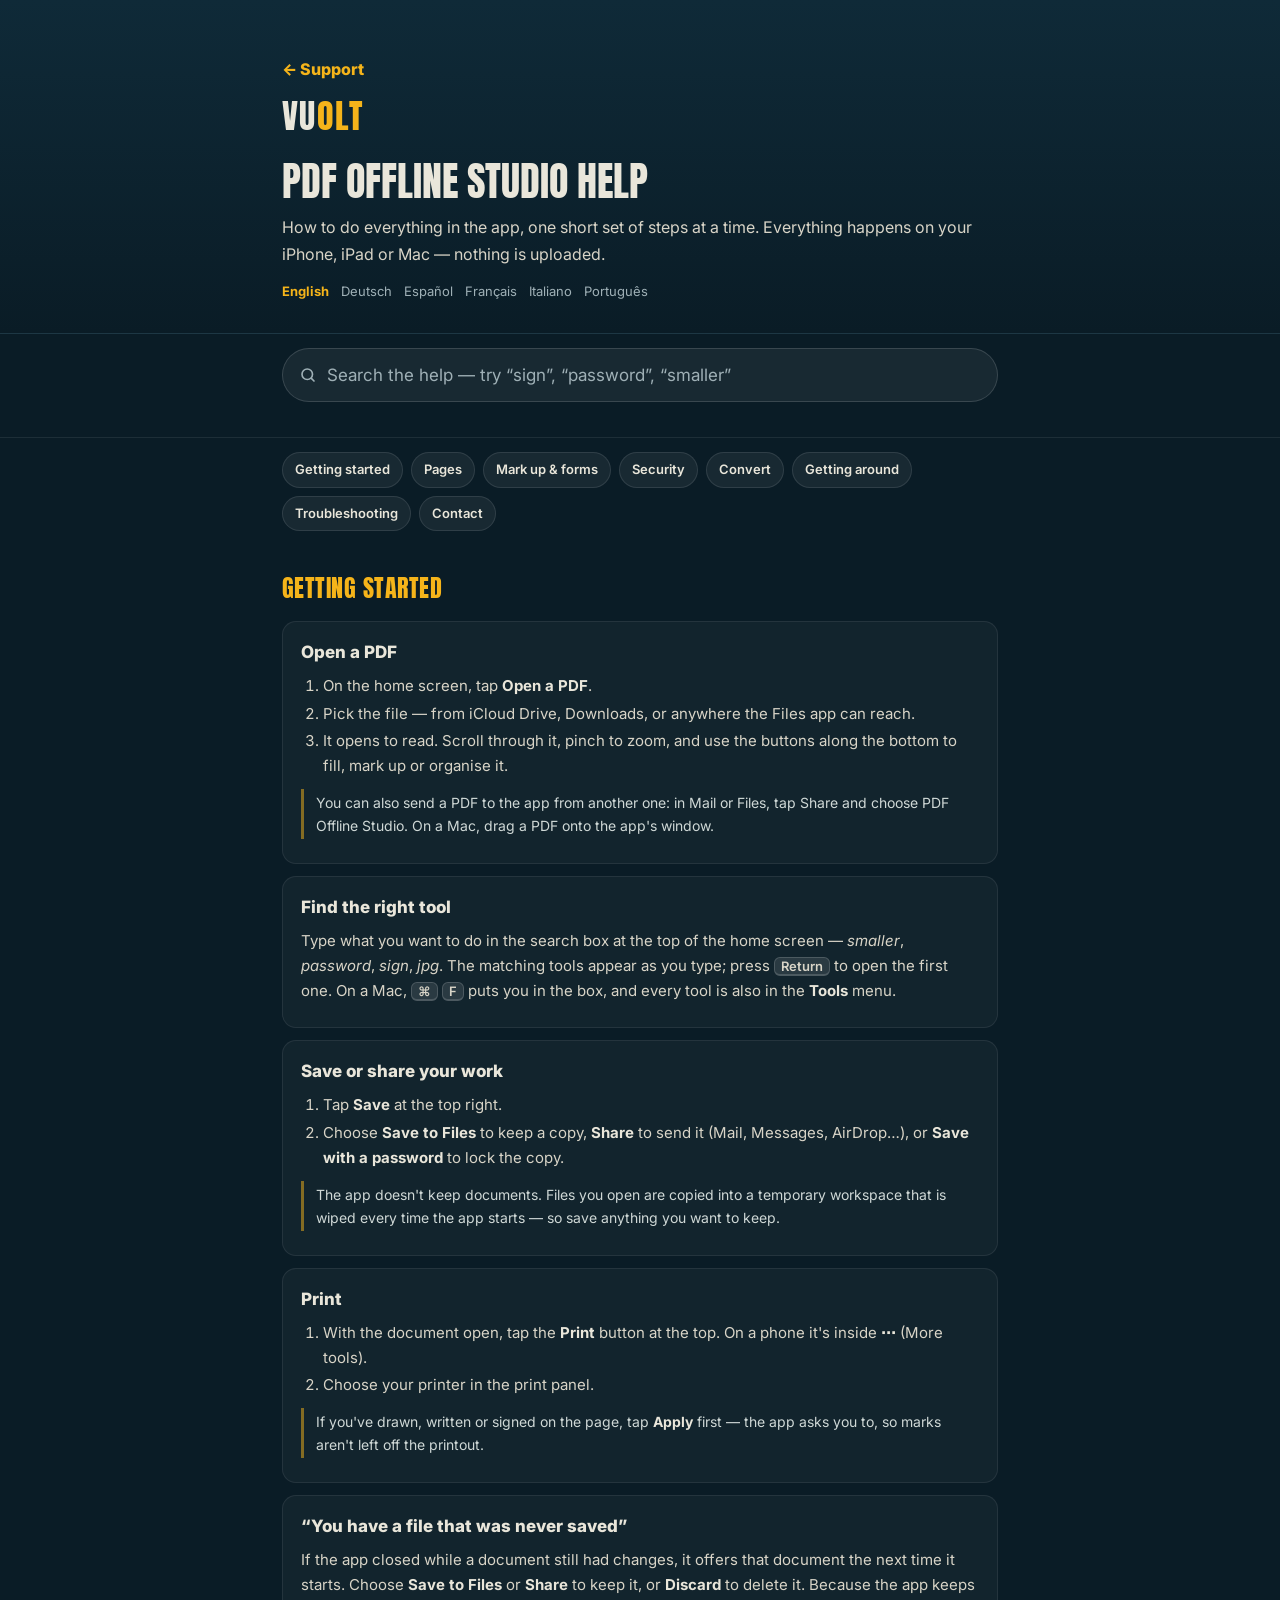
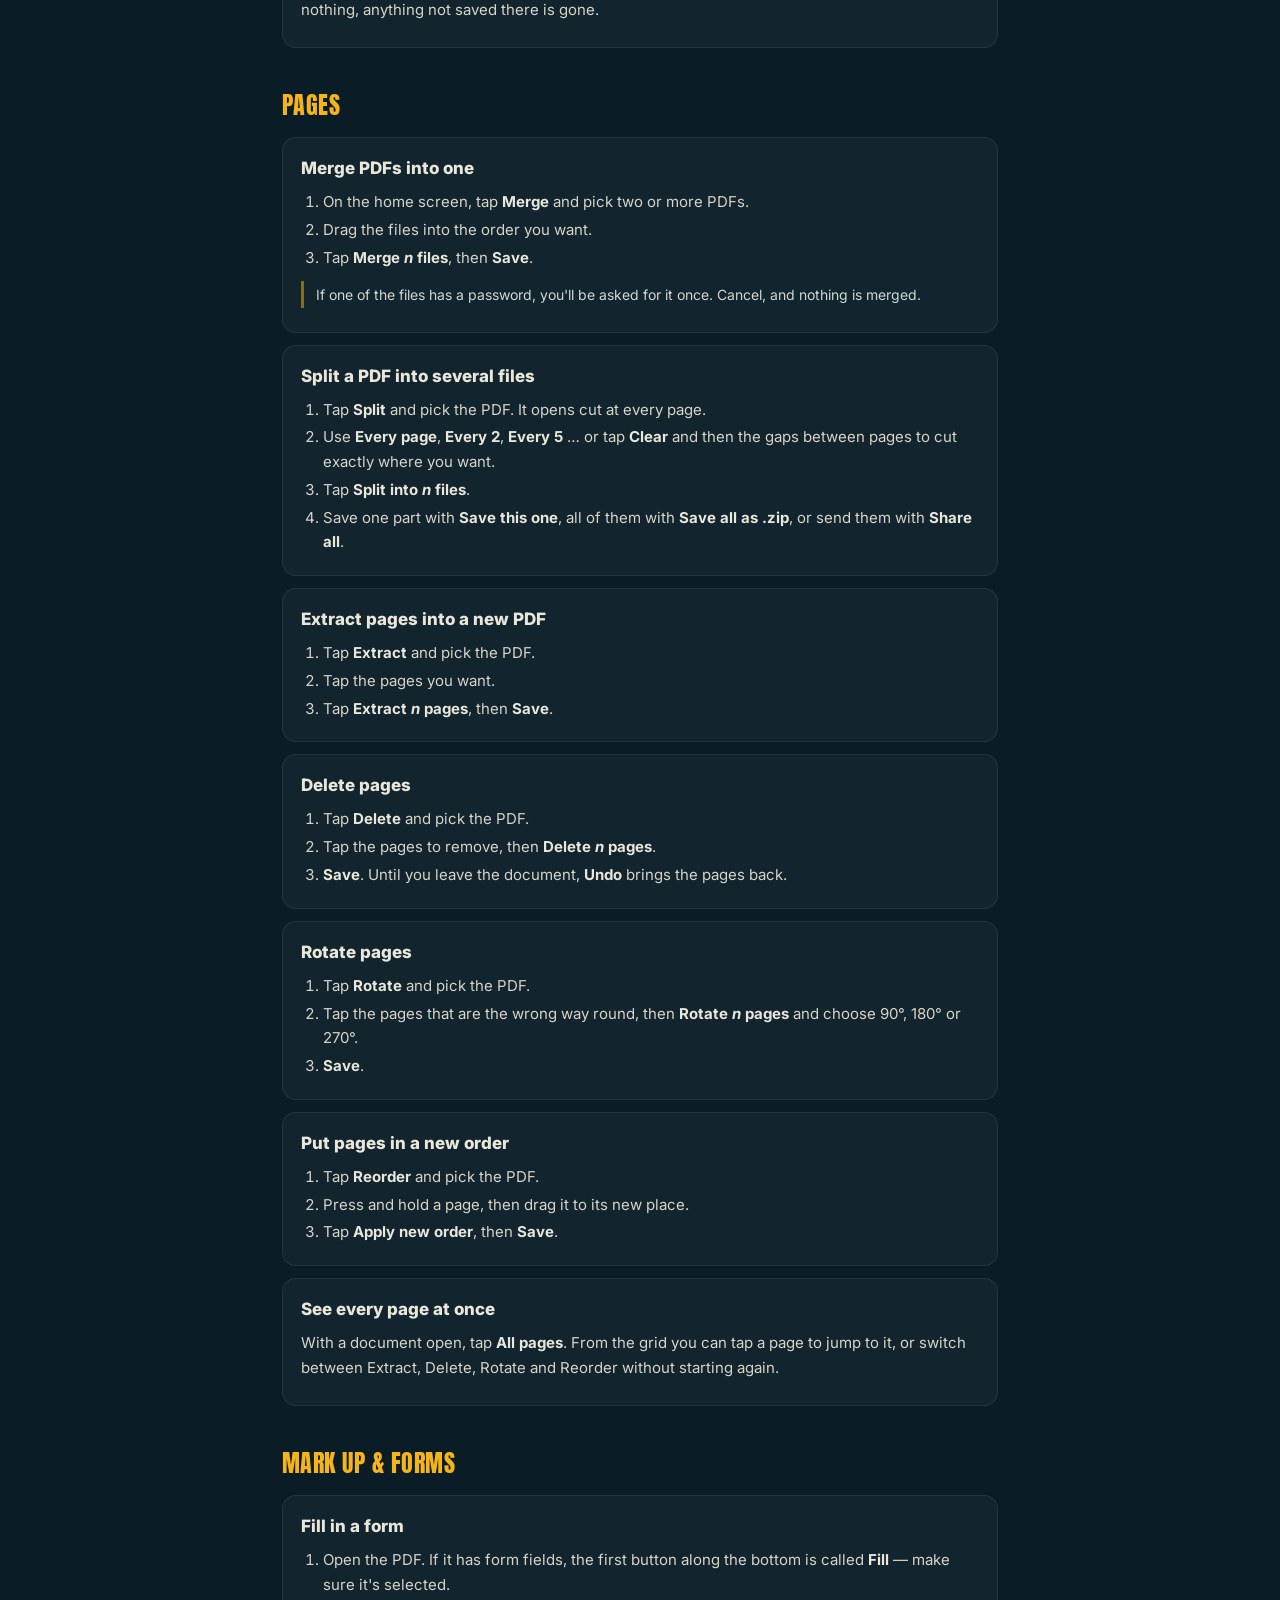
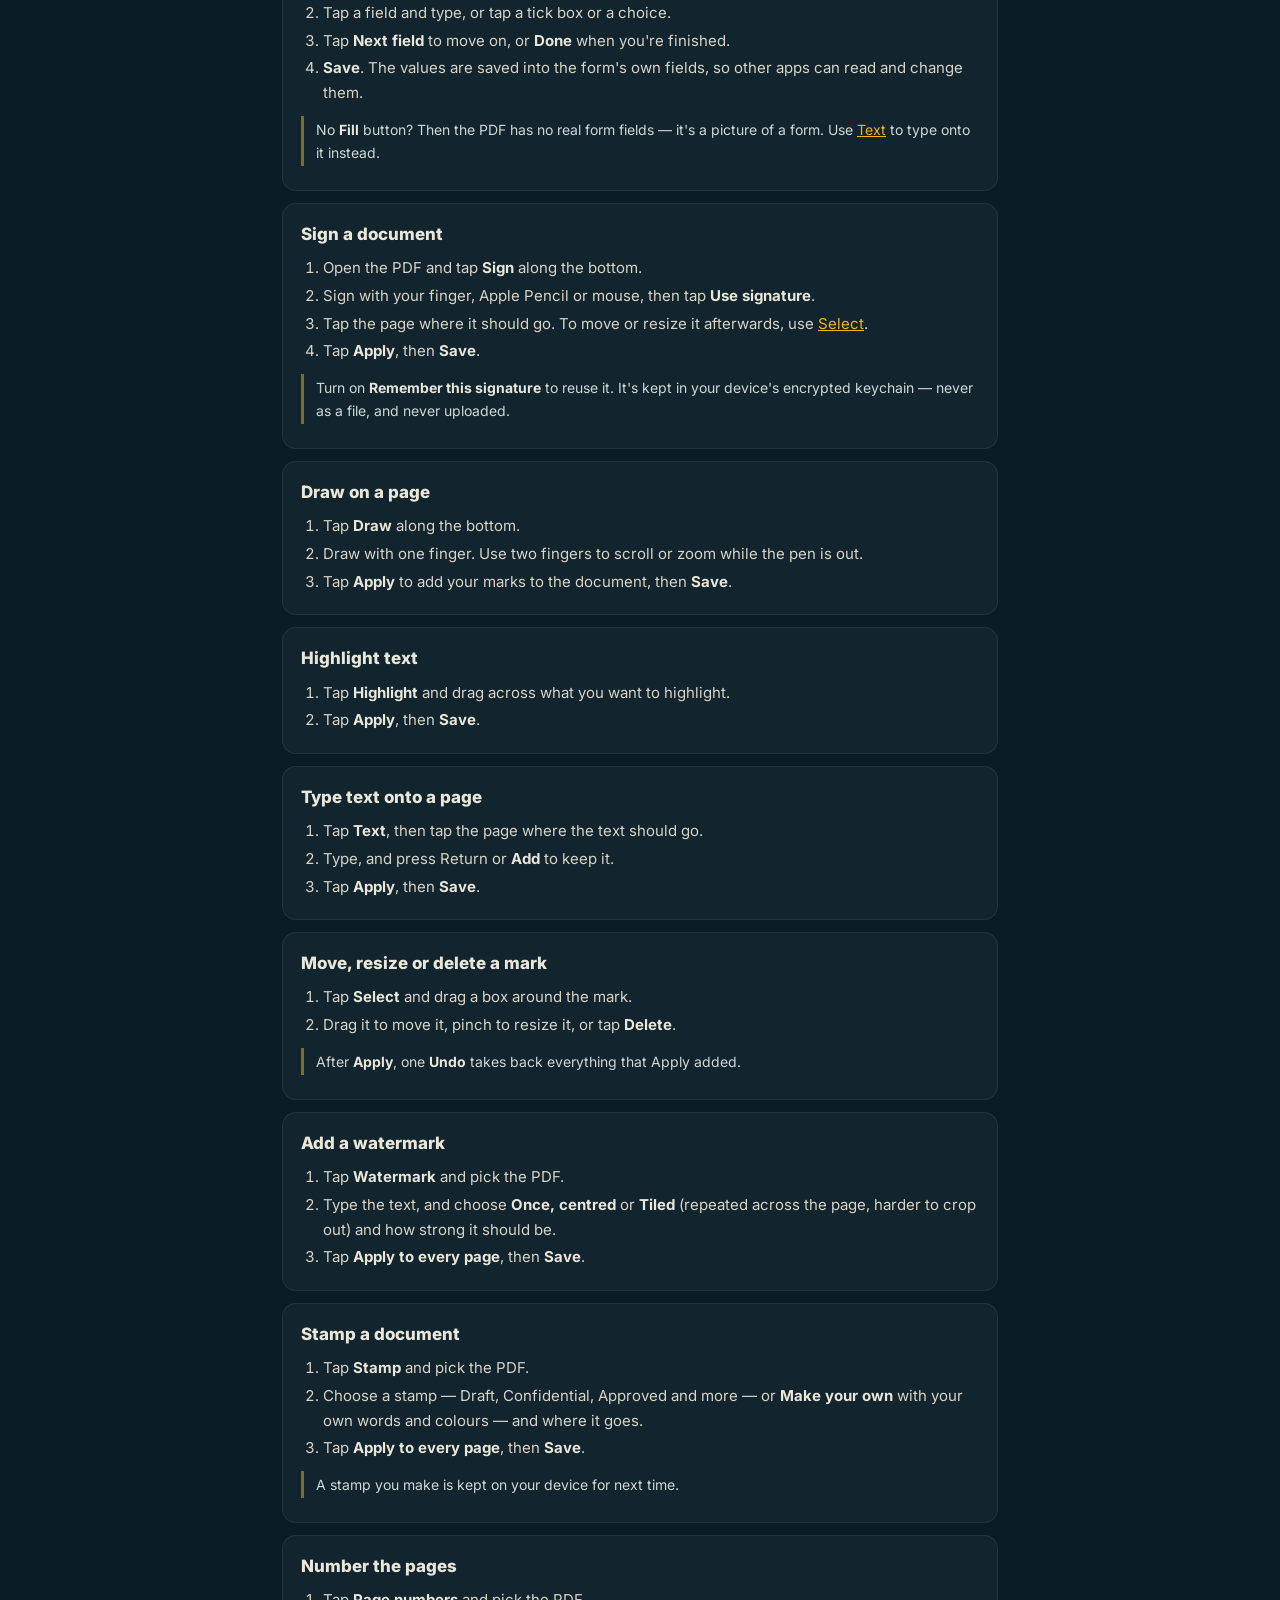
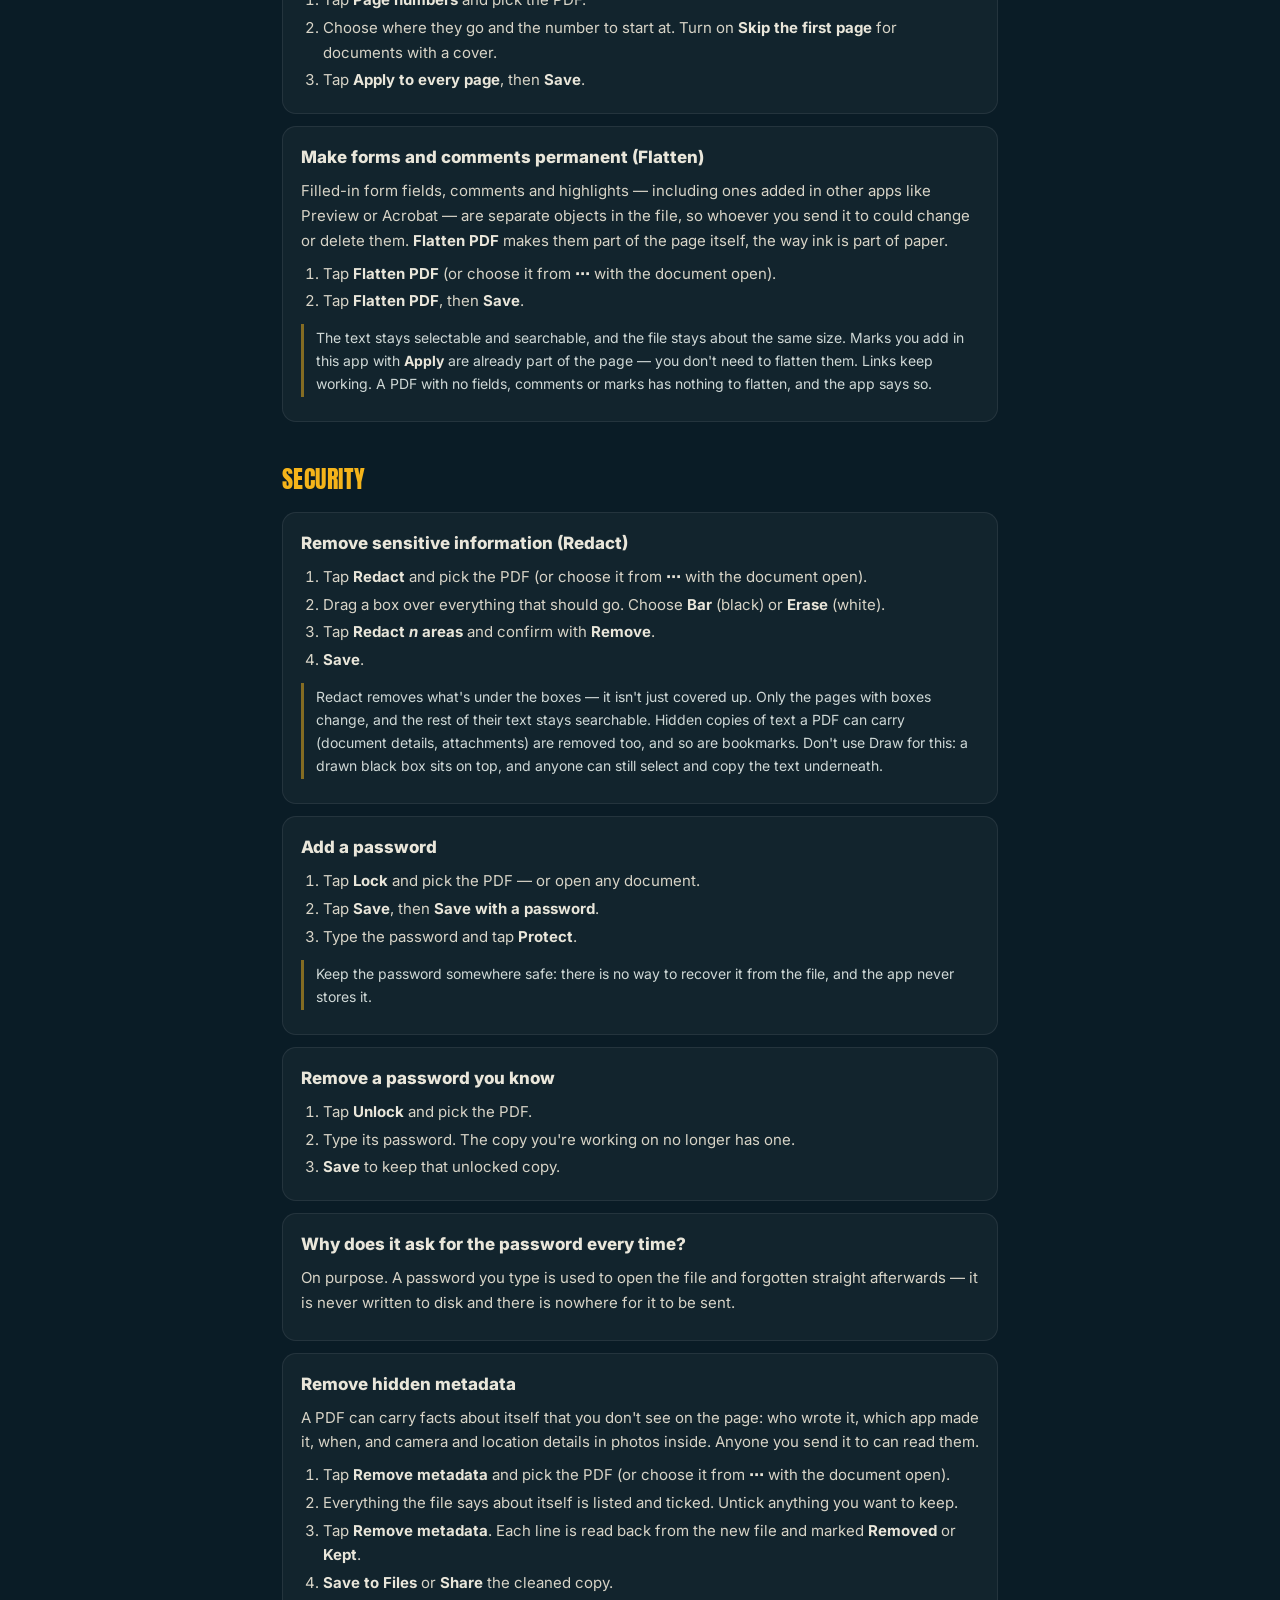
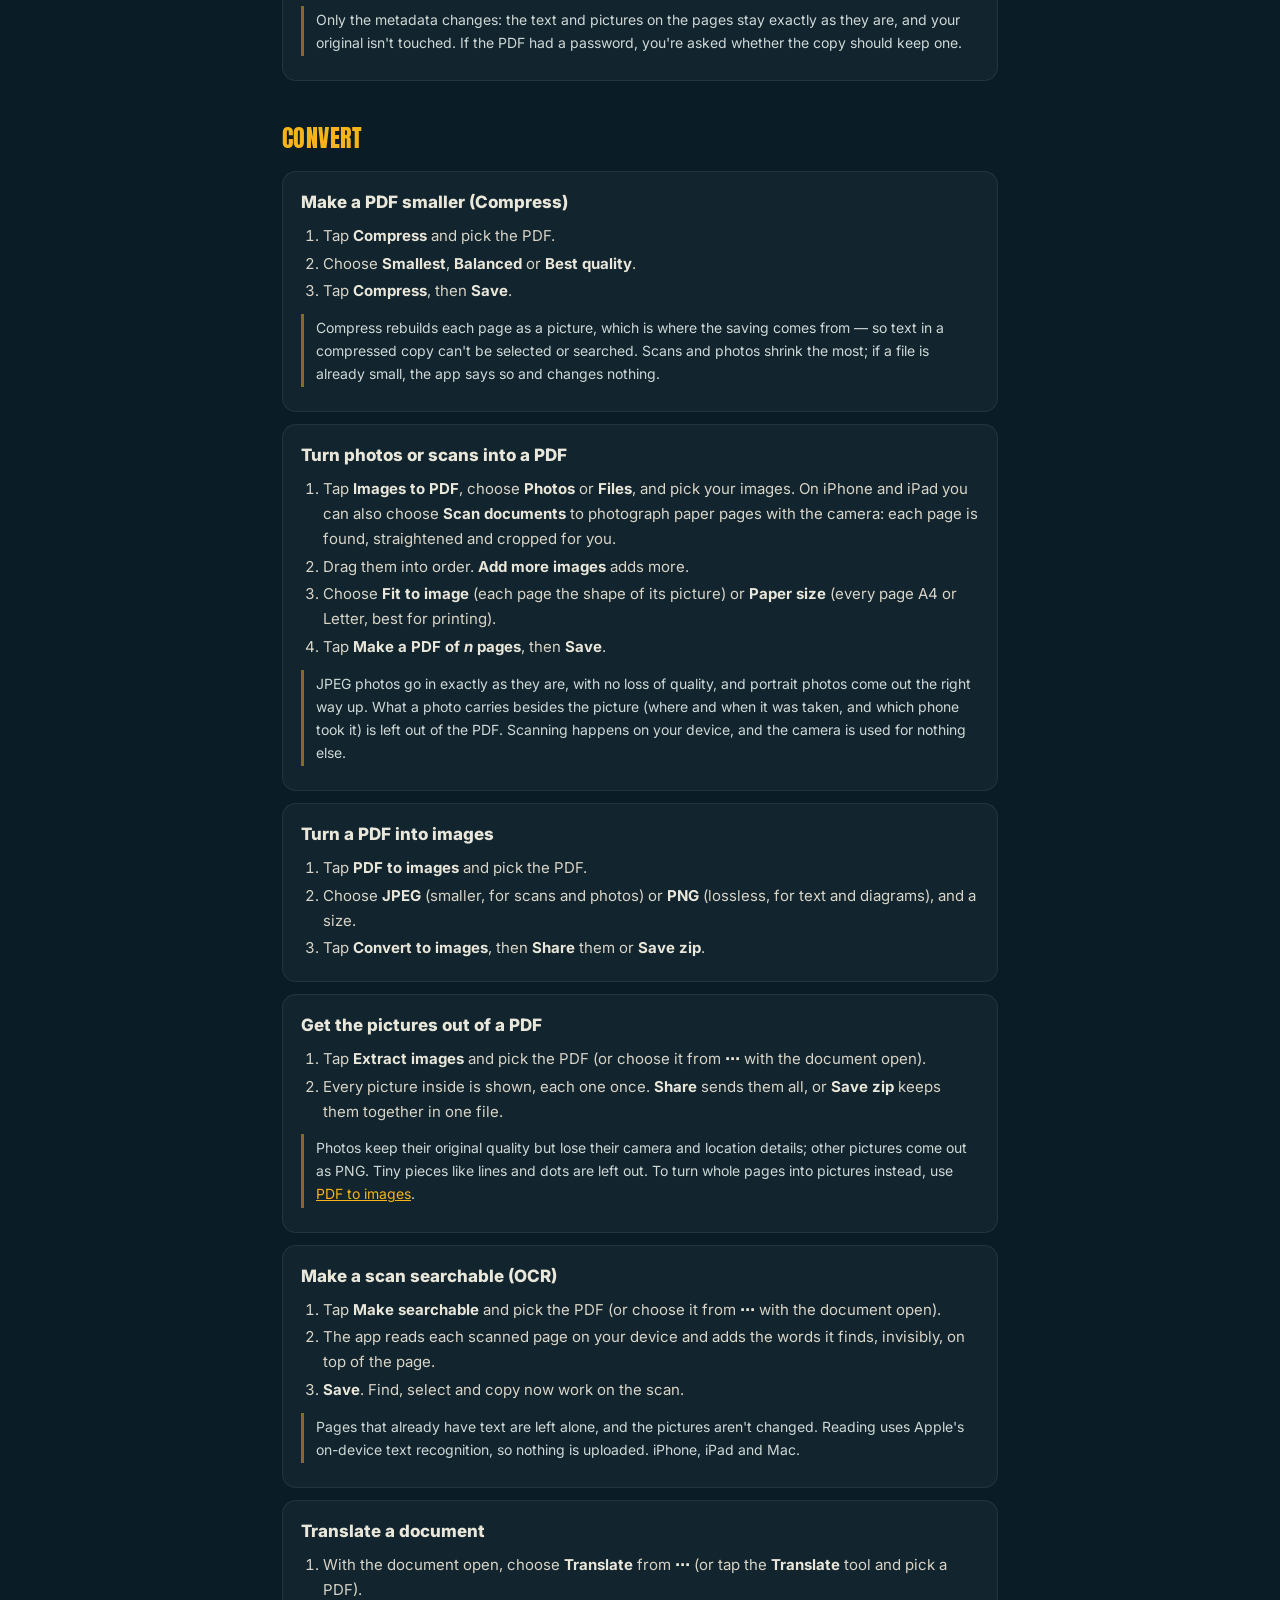
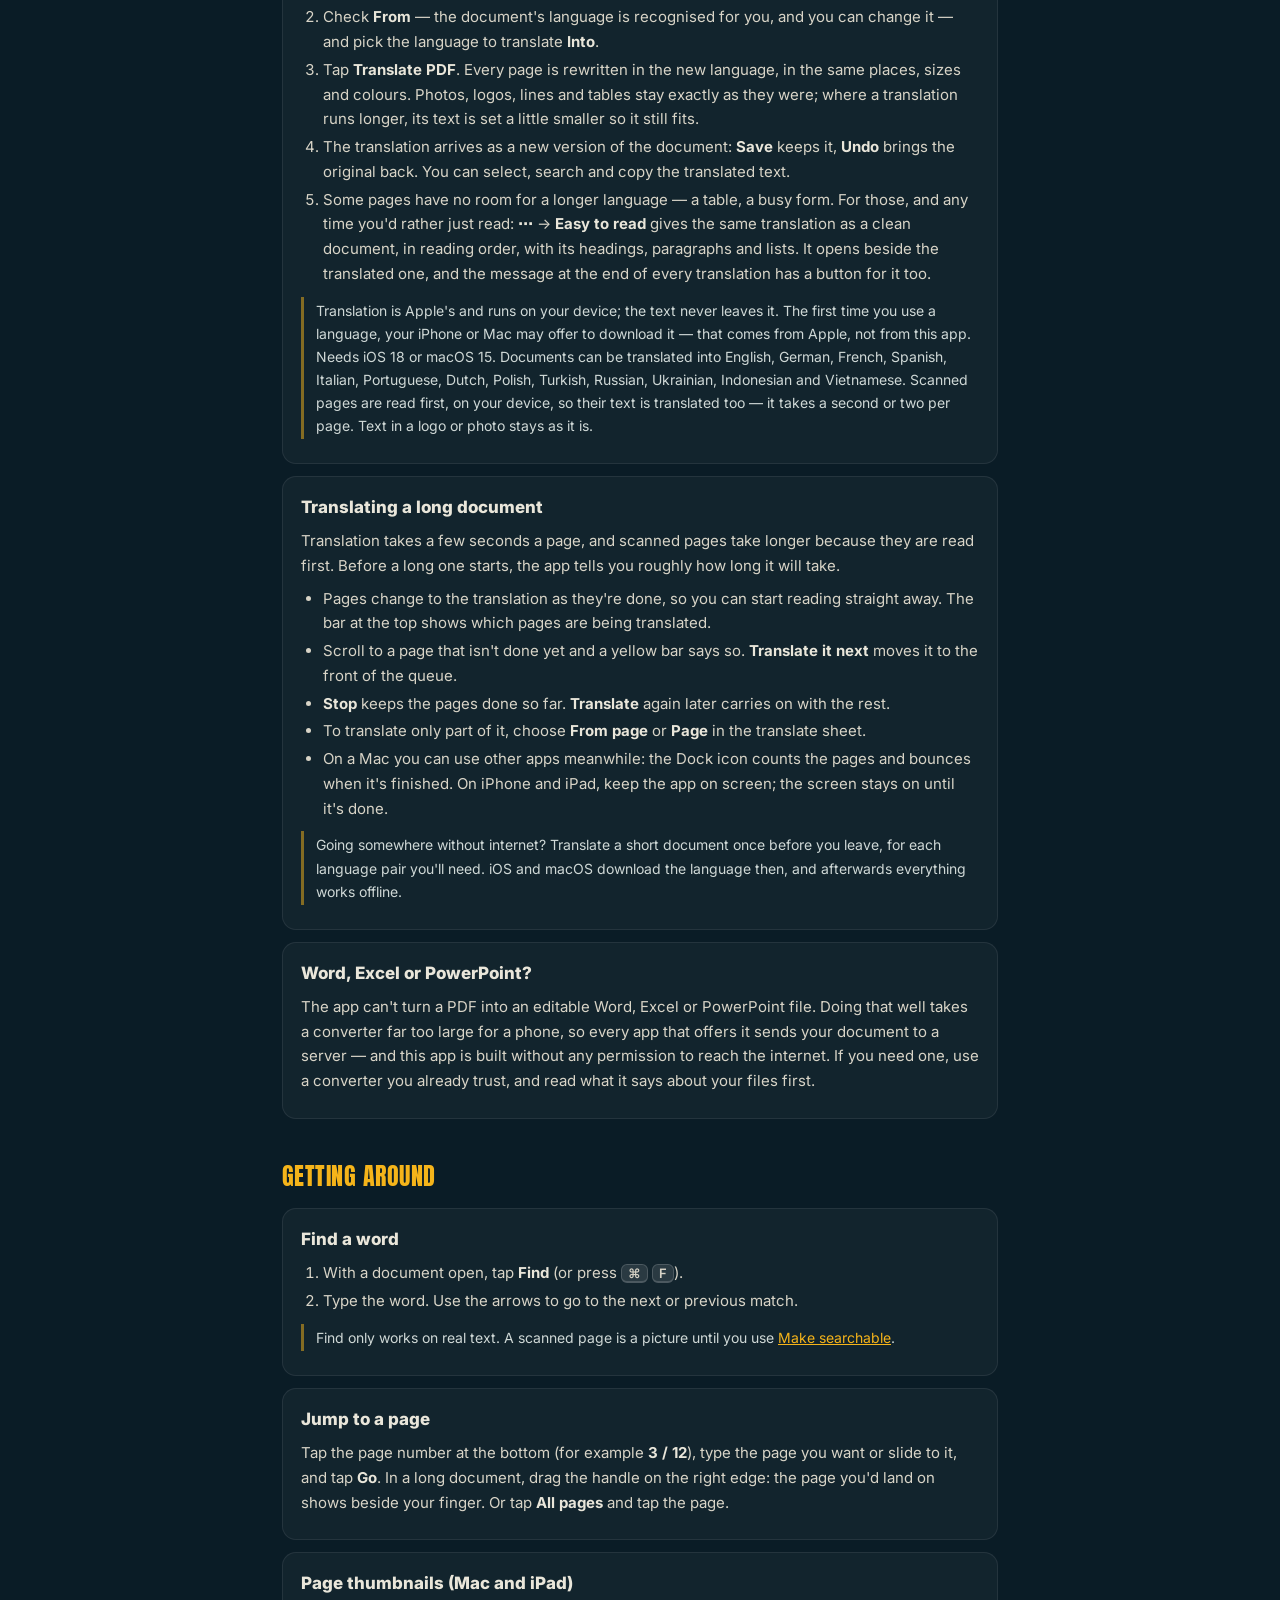
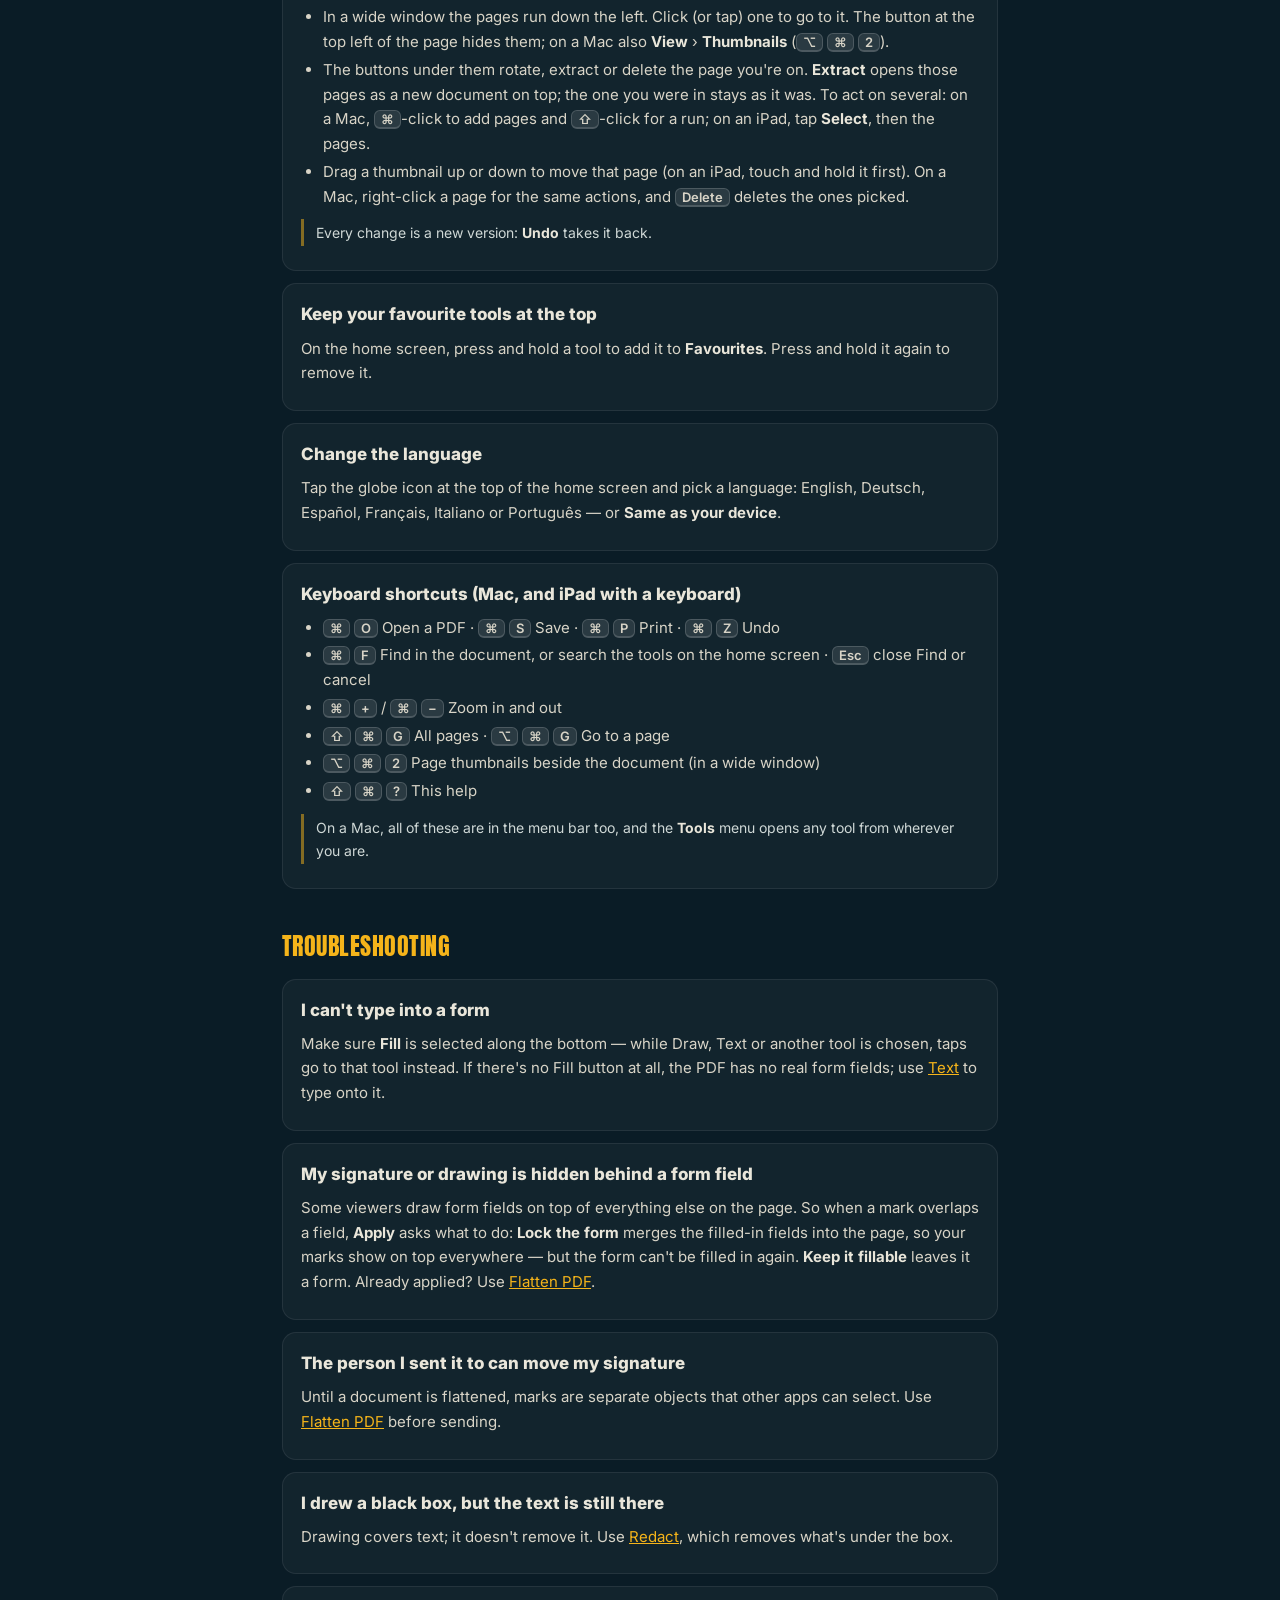
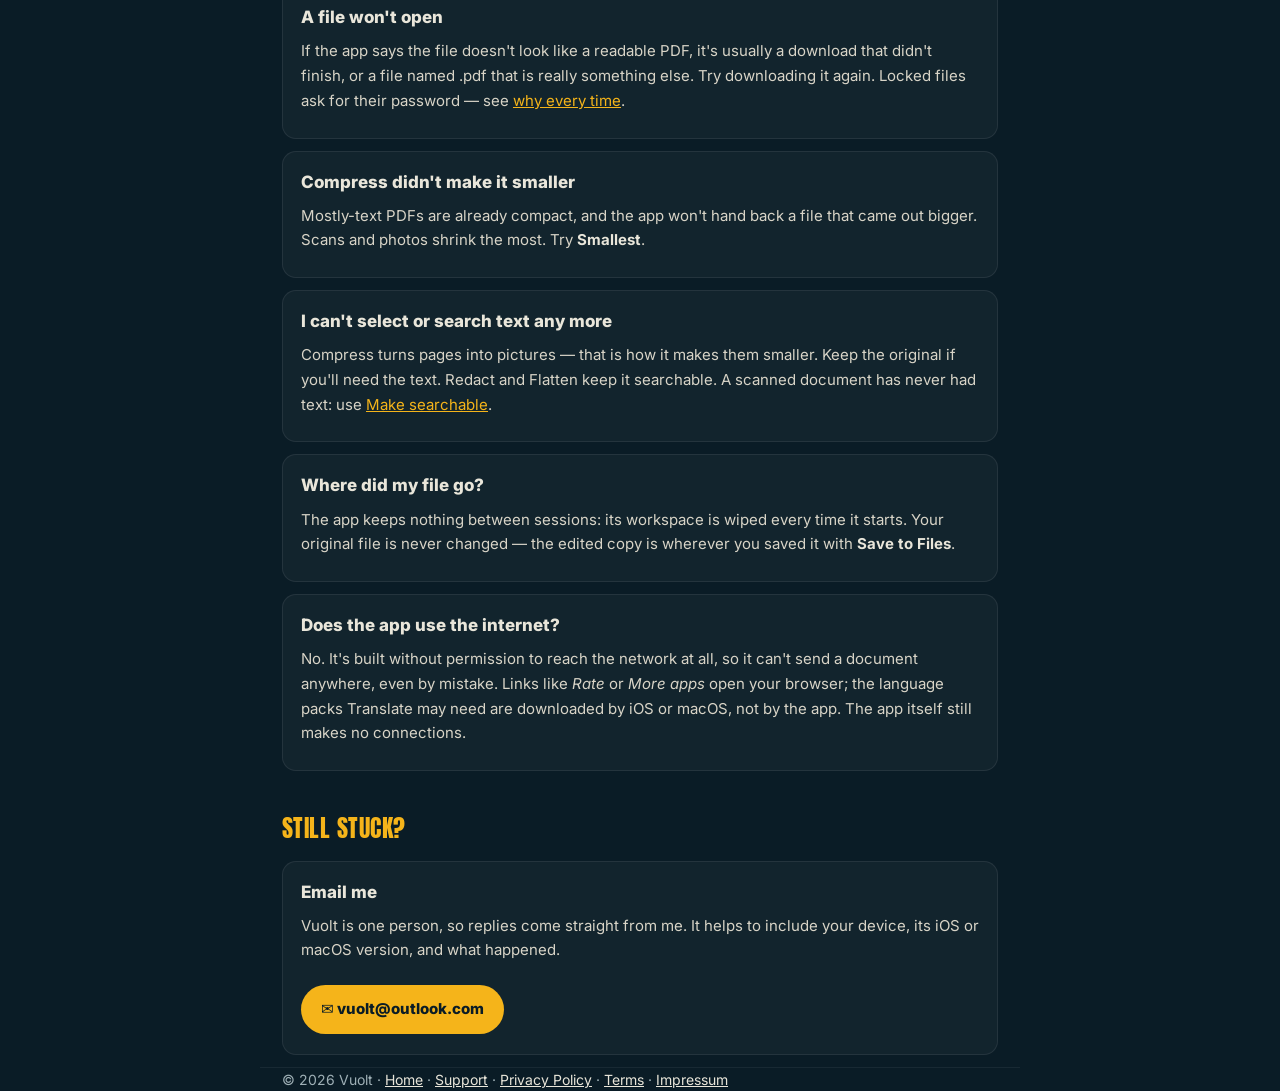
<file: pdf-offline-studio/help.html>
<!DOCTYPE html>
<html lang="en">
<head>
<meta charset="UTF-8">
<meta name="viewport" content="width=device-width, initial-scale=1.0">
<title>PDF Offline Studio Help — Vuolt</title>
<meta name="description" content="How to use every tool in PDF Offline Studio — merge, split, fill forms, sign, redact, compress, translate and more — with a search box to find the answer fast.">
<link rel="alternate" hreflang="en" href="help.html">
<link rel="alternate" hreflang="de" href="help-de.html">
<link rel="alternate" hreflang="es" href="help-es.html">
<link rel="alternate" hreflang="fr" href="help-fr.html">
<link rel="alternate" hreflang="it" href="help-it.html">
<link rel="alternate" hreflang="pt" href="help-pt.html">
<link rel="preconnect" href="https://fonts.googleapis.com">
<link href="https://fonts.googleapis.com/css2?family=Anton&family=Inter:wght@400;600;800&display=swap" rel="stylesheet">
<!-- Made by tool/help_build.py in the PDF Offline Studio repo from help/en.json. Edit that, not this. -->
<style>
  :root{--navy:#0a1c26;--navy2:#0f2a38;--cream:#e9e6da;--amber:#f5b41a;--amber-d:#d8951a;--ink:#0a1c26;--muted:#9fb0b6;--card:rgba(255,255,255,.035);--line:rgba(255,255,255,.08)}
  *{box-sizing:border-box;margin:0;padding:0}
  body{font-family:'Inter',system-ui,sans-serif;background:var(--navy);color:var(--cream);line-height:1.65}
  a{color:var(--amber)}
  .wrap{max-width:760px;margin:0 auto;padding:0 22px}
  header{background:linear-gradient(180deg,var(--navy2),var(--navy));padding:56px 0 30px;border-bottom:1px solid rgba(255,255,255,.06)}
  .back{display:inline-block;margin-bottom:6px;color:var(--amber);font-weight:800;text-decoration:none}
  .brand{font-family:'Anton',sans-serif;font-size:34px;letter-spacing:.04em;text-transform:uppercase}
  .brand span{color:var(--amber)}
  h1{font-family:'Anton',sans-serif;font-weight:400;text-transform:uppercase;font-size:40px;margin-top:14px;line-height:1.15}
  .lead{color:#d8d4c7;margin-top:10px}

  /* Search: sticky, so it is always one tap away on a long page. */
  .search{position:sticky;top:0;z-index:5;background:var(--navy);padding:14px 0 12px;border-bottom:1px solid var(--line)}
  .search input{width:100%;font:inherit;font-size:17px;color:var(--cream);background:rgba(255,255,255,.06);
    border:1px solid rgba(255,255,255,.14);border-radius:999px;padding:12px 18px 12px 44px;outline:none;
    background-image:url("data:image/svg+xml,%3Csvg xmlns='http://www.w3.org/2000/svg' width='18' height='18' viewBox='0 0 24 24' fill='none' stroke='%239fb0b6' stroke-width='2.2' stroke-linecap='round'%3E%3Ccircle cx='11' cy='11' r='7'/%3E%3Cpath d='m20 20-3.5-3.5'/%3E%3C/svg%3E");
    background-repeat:no-repeat;background-position:16px center}
  .search input:focus{border-color:var(--amber);background-color:rgba(245,180,26,.06)}
  .search input::placeholder{color:var(--muted)}
  .count{color:var(--muted);font-size:13px;margin:8px 4px 0;min-height:1.2em}

  main{padding:18px 0 60px}
  .jump{display:flex;flex-wrap:wrap;gap:8px;margin:14px 0 4px;padding:0;list-style:none}
  .jump a{display:inline-block;padding:6px 12px;border-radius:999px;font-size:13px;font-weight:600;
          text-decoration:none;color:var(--cream);background:rgba(255,255,255,.06);border:1px solid rgba(255,255,255,.1)}
  .jump a:hover{background:rgba(245,180,26,.16);border-color:rgba(245,180,26,.4);color:var(--amber)}
  h2{font-family:'Anton',sans-serif;font-weight:400;text-transform:uppercase;letter-spacing:.02em;font-size:24px;color:var(--amber);margin:38px 0 12px;scroll-margin-top:90px}
  .topic{background:var(--card);border:1px solid var(--line);border-radius:14px;padding:16px 18px;margin:12px 0;scroll-margin-top:90px}
  .topic h3{font-size:17px;font-weight:800;color:var(--cream);display:flex;align-items:baseline;gap:8px}
  .topic h3 .anchor{opacity:0;text-decoration:none;color:var(--muted);font-weight:600;font-size:14px;transition:opacity .15s}
  .topic:hover h3 .anchor,.topic h3 .anchor:focus{opacity:1}
  .topic p,.topic li{color:#d8d4c7;font-size:15px}
  .topic p{margin:8px 0}
  .topic ol,.topic ul{margin:8px 0 4px 22px}
  .topic li{margin:3px 0}
  .topic .tip{font-size:14px;color:#cfd8d6;border-left:3px solid rgba(245,180,26,.5);padding:2px 0 2px 12px;margin-top:10px}
  :target{border-color:rgba(245,180,26,.55);box-shadow:0 0 0 1px rgba(245,180,26,.25)}
  b.ui{color:var(--cream);font-weight:700}
  kbd{font:600 13px 'Inter',system-ui,sans-serif;background:rgba(255,255,255,.1);border:1px solid rgba(255,255,255,.16);border-bottom-width:2px;border-radius:6px;padding:0 6px}
  mark{background:rgba(245,180,26,.35);color:inherit;border-radius:3px;padding:0 1px}
  .hidden{display:none}
  .none{background:rgba(245,180,26,.1);border:1px solid rgba(245,180,26,.25);border-radius:12px;padding:16px;margin:20px 0}
  .email-btn{display:inline-flex;align-items:center;gap:8px;margin:14px 0 4px;padding:12px 20px;border-radius:999px;
    background:var(--amber);color:var(--ink);font-weight:800;font-size:15px;text-decoration:none}
  .email-btn:hover{background:var(--amber-d)}
  footer{padding:30px 0;border-top:1px solid rgba(255,255,255,.06);color:var(--muted);font-size:14px}
  footer a{color:var(--cream)}
  @media (max-width:520px){h1{font-size:32px}.topic{padding:14px 15px}}
  .langs{display:flex;flex-wrap:wrap;gap:6px 12px;margin-top:14px;font-size:13px}
  .langs a{color:var(--muted);text-decoration:none}
  .langs a[aria-current]{color:var(--amber);font-weight:700}
</style>
</head>
<body data-one="1 answer" data-many="{n} answers" data-anchor="Link to this answer">

<header>
  <div class="wrap">
    <a class="back" href="../support.html">← Support</a>
    <div class="brand">VU<span>OLT</span></div>
    <h1>PDF Offline Studio Help</h1>
    <p class="lead">How to do everything in the app, one short set of steps at a time. Everything happens on your iPhone, iPad or Mac — nothing is uploaded.</p>
    <nav class="langs">
      <a href="help.html" hreflang="en" aria-current="page">English</a>
      <a href="help-de.html" hreflang="de">Deutsch</a>
      <a href="help-es.html" hreflang="es">Español</a>
      <a href="help-fr.html" hreflang="fr">Français</a>
      <a href="help-it.html" hreflang="it">Italiano</a>
      <a href="help-pt.html" hreflang="pt">Português</a>
    </nav>
  </div>
</header>

<div class="search">
  <div class="wrap">
    <input id="q" type="search" placeholder="Search the help — try “sign”, “password”, “smaller”" autocomplete="off" aria-label="Search the help">
    <p class="count" id="count" aria-live="polite"></p>
  </div>
</div>

<main class="wrap">
  <ul class="jump" id="jump">
    <li><a href="#getting-started">Getting started</a></li>
    <li><a href="#pages">Pages</a></li>
    <li><a href="#mark-up">Mark up &amp; forms</a></li>
    <li><a href="#security">Security</a></li>
    <li><a href="#convert">Convert</a></li>
    <li><a href="#around">Getting around</a></li>
    <li><a href="#troubleshooting">Troubleshooting</a></li>
    <li><a href="#contact">Contact</a></li>
  </ul>

  <!-- ================================================================ -->
  <h2 id="getting-started">Getting started</h2>

  <section class="topic" id="open" data-keys="open file load import document start read view">
    <h3>Open a PDF</h3>
    <ol>
      <li>On the home screen, tap <b class="ui">Open a PDF</b>.</li>
      <li>Pick the file — from iCloud Drive, Downloads, or anywhere the Files app can reach.</li>
      <li>It opens to read. Scroll through it, pinch to zoom, and use the buttons along the bottom to fill, mark up or organise it.</li>
    </ol>
    <p class="tip">You can also send a PDF to the app from another one: in Mail or Files, tap Share and choose PDF Offline Studio. On a Mac, drag a PDF onto the app's window.</p>
  </section>

  <section class="topic" id="find-tool" data-keys="find tool search home which tool where is">
    <h3>Find the right tool</h3>
    <p>Type what you want to do in the search box at the top of the home screen — <i>smaller</i>, <i>password</i>, <i>sign</i>, <i>jpg</i>. The matching tools appear as you type; press <kbd>Return</kbd> to open the first one. On a Mac, <kbd>⌘</kbd> <kbd>F</kbd> puts you in the box, and every tool is also in the <b class="ui">Tools</b> menu.</p>
  </section>

  <section class="topic" id="save" data-keys="save export download keep files share send email airdrop">
    <h3>Save or share your work</h3>
    <ol>
      <li>Tap <b class="ui">Save</b> at the top right.</li>
      <li>Choose <b class="ui">Save to Files</b> to keep a copy, <b class="ui">Share</b> to send it (Mail, Messages, AirDrop…), or <b class="ui">Save with a password</b> to lock the copy.</li>
    </ol>
    <p class="tip">The app doesn't keep documents. Files you open are copied into a temporary workspace that is wiped every time the app starts — so save anything you want to keep.</p>
  </section>

  <section class="topic" id="print" data-keys="print printer paper airprint">
    <h3>Print</h3>
    <ol>
      <li>With the document open, tap the <b class="ui">Print</b> button at the top. On a phone it's inside <b class="ui">⋯</b> (More tools).</li>
      <li>Choose your printer in the print panel.</li>
    </ol>
    <p class="tip">If you've drawn, written or signed on the page, tap <b class="ui">Apply</b> first — the app asks you to, so marks aren't left off the printout.</p>
  </section>

  <section class="topic" id="unfinished" data-keys="unfinished work crash closed recover lost never saved">
    <h3>“You have a file that was never saved”</h3>
    <p>If the app closed while a document still had changes, it offers that document the next time it starts. Choose <b class="ui">Save to Files</b> or <b class="ui">Share</b> to keep it, or <b class="ui">Discard</b> to delete it. Because the app keeps nothing, anything not saved there is gone.</p>
  </section>

  <!-- ================================================================ -->
  <h2 id="pages">Pages</h2>

  <section class="topic" id="merge" data-keys="merge combine join append put together several multiple pdfs into one">
    <h3>Merge PDFs into one</h3>
    <ol>
      <li>On the home screen, tap <b class="ui">Merge</b> and pick two or more PDFs.</li>
      <li>Drag the files into the order you want.</li>
      <li>Tap <b class="ui">Merge <i>n</i> files</b>, then <b class="ui">Save</b>.</li>
    </ol>
    <p class="tip">If one of the files has a password, you'll be asked for it once. Cancel, and nothing is merged.</p>
  </section>

  <section class="topic" id="split" data-keys="split separate break divide cut into several files every page chapters">
    <h3>Split a PDF into several files</h3>
    <ol>
      <li>Tap <b class="ui">Split</b> and pick the PDF. It opens cut at every page.</li>
      <li>Use <b class="ui">Every page</b>, <b class="ui">Every 2</b>, <b class="ui">Every 5</b> … or tap <b class="ui">Clear</b> and then the gaps between pages to cut exactly where you want.</li>
      <li>Tap <b class="ui">Split into <i>n</i> files</b>.</li>
      <li>Save one part with <b class="ui">Save this one</b>, all of them with <b class="ui">Save all as .zip</b>, or send them with <b class="ui">Share all</b>.</li>
    </ol>
  </section>

  <section class="topic" id="extract" data-keys="extract keep only some pages pick choose select copy pages out new pdf">
    <h3>Extract pages into a new PDF</h3>
    <ol>
      <li>Tap <b class="ui">Extract</b> and pick the PDF.</li>
      <li>Tap the pages you want.</li>
      <li>Tap <b class="ui">Extract <i>n</i> pages</b>, then <b class="ui">Save</b>.</li>
    </ol>
  </section>

  <section class="topic" id="delete" data-keys="delete remove pages blank page get rid of">
    <h3>Delete pages</h3>
    <ol>
      <li>Tap <b class="ui">Delete</b> and pick the PDF.</li>
      <li>Tap the pages to remove, then <b class="ui">Delete <i>n</i> pages</b>.</li>
      <li><b class="ui">Save</b>. Until you leave the document, <b class="ui">Undo</b> brings the pages back.</li>
    </ol>
  </section>

  <section class="topic" id="rotate" data-keys="rotate turn sideways upside down landscape portrait orientation">
    <h3>Rotate pages</h3>
    <ol>
      <li>Tap <b class="ui">Rotate</b> and pick the PDF.</li>
      <li>Tap the pages that are the wrong way round, then <b class="ui">Rotate <i>n</i> pages</b> and choose 90°, 180° or 270°.</li>
      <li><b class="ui">Save</b>.</li>
    </ol>
  </section>

  <section class="topic" id="reorder" data-keys="reorder rearrange move pages order sort drag">
    <h3>Put pages in a new order</h3>
    <ol>
      <li>Tap <b class="ui">Reorder</b> and pick the PDF.</li>
      <li>Press and hold a page, then drag it to its new place.</li>
      <li>Tap <b class="ui">Apply new order</b>, then <b class="ui">Save</b>.</li>
    </ol>
  </section>

  <section class="topic" id="all-pages" data-keys="all pages grid thumbnails overview organise organize page view">
    <h3>See every page at once</h3>
    <p>With a document open, tap <b class="ui">All pages</b>. From the grid you can tap a page to jump to it, or switch between Extract, Delete, Rotate and Reorder without starting again.</p>
  </section>

  <!-- ================================================================ -->
  <h2 id="mark-up">Mark up &amp; forms</h2>

  <section class="topic" id="fill-form" data-keys="fill form fields type in boxes tick checkbox dropdown application tax form fillable">
    <h3>Fill in a form</h3>
    <ol>
      <li>Open the PDF. If it has form fields, the first button along the bottom is called <b class="ui">Fill</b> — make sure it's selected.</li>
      <li>Tap a field and type, or tap a tick box or a choice.</li>
      <li>Tap <b class="ui">Next field</b> to move on, or <b class="ui">Done</b> when you're finished.</li>
      <li><b class="ui">Save</b>. The values are saved into the form's own fields, so other apps can read and change them.</li>
    </ol>
    <p class="tip">No <b class="ui">Fill</b> button? Then the PDF has no real form fields — it's a picture of a form. Use <a href="#add-text">Text</a> to type onto it instead.</p>
  </section>

  <section class="topic" id="sign" data-keys="sign signature initials autograph contract agreement">
    <h3>Sign a document</h3>
    <ol>
      <li>Open the PDF and tap <b class="ui">Sign</b> along the bottom.</li>
      <li>Sign with your finger, Apple Pencil or mouse, then tap <b class="ui">Use signature</b>.</li>
      <li>Tap the page where it should go. To move or resize it afterwards, use <a href="#edit-marks">Select</a>.</li>
      <li>Tap <b class="ui">Apply</b>, then <b class="ui">Save</b>.</li>
    </ol>
    <p class="tip">Turn on <b class="ui">Remember this signature</b> to reuse it. It's kept in your device's encrypted keychain — never as a file, and never uploaded.</p>
  </section>

  <section class="topic" id="draw" data-keys="draw pen freehand sketch write by hand annotate scribble">
    <h3>Draw on a page</h3>
    <ol>
      <li>Tap <b class="ui">Draw</b> along the bottom.</li>
      <li>Draw with one finger. Use two fingers to scroll or zoom while the pen is out.</li>
      <li>Tap <b class="ui">Apply</b> to add your marks to the document, then <b class="ui">Save</b>.</li>
    </ol>
  </section>

  <section class="topic" id="highlight" data-keys="highlight marker yellow emphasise emphasize annotate">
    <h3>Highlight text</h3>
    <ol>
      <li>Tap <b class="ui">Highlight</b> and drag across what you want to highlight.</li>
      <li>Tap <b class="ui">Apply</b>, then <b class="ui">Save</b>.</li>
    </ol>
  </section>

  <section class="topic" id="add-text" data-keys="text type write add words note comment label typewriter">
    <h3>Type text onto a page</h3>
    <ol>
      <li>Tap <b class="ui">Text</b>, then tap the page where the text should go.</li>
      <li>Type, and press Return or <b class="ui">Add</b> to keep it.</li>
      <li>Tap <b class="ui">Apply</b>, then <b class="ui">Save</b>.</li>
    </ol>
  </section>

  <section class="topic" id="edit-marks" data-keys="move resize delete mark select change undo annotation mistake">
    <h3>Move, resize or delete a mark</h3>
    <ol>
      <li>Tap <b class="ui">Select</b> and drag a box around the mark.</li>
      <li>Drag it to move it, pinch to resize it, or tap <b class="ui">Delete</b>.</li>
    </ol>
    <p class="tip">After <b class="ui">Apply</b>, one <b class="ui">Undo</b> takes back everything that Apply added.</p>
  </section>

  <section class="topic" id="watermark" data-keys="watermark confidential draft text every page background faint">
    <h3>Add a watermark</h3>
    <ol>
      <li>Tap <b class="ui">Watermark</b> and pick the PDF.</li>
      <li>Type the text, and choose <b class="ui">Once, centred</b> or <b class="ui">Tiled</b> (repeated across the page, harder to crop out) and how strong it should be.</li>
      <li>Tap <b class="ui">Apply to every page</b>, then <b class="ui">Save</b>.</li>
    </ol>
  </section>

  <section class="topic" id="stamp" data-keys="stamp approved draft confidential final paid received custom">
    <h3>Stamp a document</h3>
    <ol>
      <li>Tap <b class="ui">Stamp</b> and pick the PDF.</li>
      <li>Choose a stamp — Draft, Confidential, Approved and more — or <b class="ui">Make your own</b> with your own words and colours — and where it goes.</li>
      <li>Tap <b class="ui">Apply to every page</b>, then <b class="ui">Save</b>.</li>
    </ol>
    <p class="tip">A stamp you make is kept on your device for next time.</p>
  </section>

  <section class="topic" id="page-numbers" data-keys="page numbers numbering number pages footer count">
    <h3>Number the pages</h3>
    <ol>
      <li>Tap <b class="ui">Page numbers</b> and pick the PDF.</li>
      <li>Choose where they go and the number to start at. Turn on <b class="ui">Skip the first page</b> for documents with a cover.</li>
      <li>Tap <b class="ui">Apply to every page</b>, then <b class="ui">Save</b>.</li>
    </ol>
  </section>

  <section class="topic" id="flatten" data-keys="flatten fix marks permanent lock form fields comments highlights cannot be moved edited recipient merge">
    <h3>Make forms and comments permanent (Flatten)</h3>
    <p>Filled-in form fields, comments and highlights — including ones added in other apps like Preview or Acrobat — are separate objects in the file, so whoever you send it to could change or delete them. <b class="ui">Flatten PDF</b> makes them part of the page itself, the way ink is part of paper.</p>
    <ol>
      <li>Tap <b class="ui">Flatten PDF</b> (or choose it from <b class="ui">⋯</b> with the document open).</li>
      <li>Tap <b class="ui">Flatten PDF</b>, then <b class="ui">Save</b>.</li>
    </ol>
    <p class="tip">The text stays selectable and searchable, and the file stays about the same size. Marks you add in this app with <b class="ui">Apply</b> are already part of the page — you don't need to flatten them. Links keep working. A PDF with no fields, comments or marks has nothing to flatten, and the app says so.</p>
  </section>

  <!-- ================================================================ -->
  <h2 id="security">Security</h2>

  <section class="topic" id="redact" data-keys="redact black out remove hide sensitive private information censor blackout erase">
    <h3>Remove sensitive information (Redact)</h3>
    <ol>
      <li>Tap <b class="ui">Redact</b> and pick the PDF (or choose it from <b class="ui">⋯</b> with the document open).</li>
      <li>Drag a box over everything that should go. Choose <b class="ui">Bar</b> (black) or <b class="ui">Erase</b> (white).</li>
      <li>Tap <b class="ui">Redact <i>n</i> areas</b> and confirm with <b class="ui">Remove</b>.</li>
      <li><b class="ui">Save</b>.</li>
    </ol>
    <p class="tip">Redact removes what's under the boxes — it isn't just covered up. Only the pages with boxes change, and the rest of their text stays searchable. Hidden copies of text a PDF can carry (document details, attachments) are removed too, and so are bookmarks. Don't use Draw for this: a drawn black box sits on top, and anyone can still select and copy the text underneath.</p>
  </section>

  <section class="topic" id="lock" data-keys="password protect lock encrypt secure add password">
    <h3>Add a password</h3>
    <ol>
      <li>Tap <b class="ui">Lock</b> and pick the PDF — or open any document.</li>
      <li>Tap <b class="ui">Save</b>, then <b class="ui">Save with a password</b>.</li>
      <li>Type the password and tap <b class="ui">Protect</b>.</li>
    </ol>
    <p class="tip">Keep the password somewhere safe: there is no way to recover it from the file, and the app never stores it.</p>
  </section>

  <section class="topic" id="unlock" data-keys="unlock remove password decrypt open locked protected">
    <h3>Remove a password you know</h3>
    <ol>
      <li>Tap <b class="ui">Unlock</b> and pick the PDF.</li>
      <li>Type its password. The copy you're working on no longer has one.</li>
      <li><b class="ui">Save</b> to keep that unlocked copy.</li>
    </ol>
  </section>

  <section class="topic" id="password-privacy" data-keys="password stored remembered keychain privacy asks again">
    <h3>Why does it ask for the password every time?</h3>
    <p>On purpose. A password you type is used to open the file and forgotten straight afterwards — it is never written to disk and there is nowhere for it to be sent.</p>
  </section>

  <section class="topic" id="remove-metadata" data-keys="remove metadata author properties hidden information details exif gps location anonymise anonymize creator producer dates privacy">
    <h3>Remove hidden metadata</h3>
    <p>A PDF can carry facts about itself that you don't see on the page: who wrote it, which app made it, when, and camera and location details in photos inside. Anyone you send it to can read them.</p>
    <ol>
      <li>Tap <b class="ui">Remove metadata</b> and pick the PDF (or choose it from <b class="ui">⋯</b> with the document open).</li>
      <li>Everything the file says about itself is listed and ticked. Untick anything you want to keep.</li>
      <li>Tap <b class="ui">Remove metadata</b>. Each line is read back from the new file and marked <b class="ui">Removed</b> or <b class="ui">Kept</b>.</li>
      <li><b class="ui">Save to Files</b> or <b class="ui">Share</b> the cleaned copy.</li>
    </ol>
    <p class="tip">Only the metadata changes: the text and pictures on the pages stay exactly as they are, and your original isn't touched. If the PDF had a password, you're asked whether the copy should keep one.</p>
  </section>

  <!-- ================================================================ -->
  <h2 id="convert">Convert</h2>

  <section class="topic" id="compress" data-keys="compress smaller reduce size shrink email attachment too big large file">
    <h3>Make a PDF smaller (Compress)</h3>
    <ol>
      <li>Tap <b class="ui">Compress</b> and pick the PDF.</li>
      <li>Choose <b class="ui">Smallest</b>, <b class="ui">Balanced</b> or <b class="ui">Best quality</b>.</li>
      <li>Tap <b class="ui">Compress</b>, then <b class="ui">Save</b>.</li>
    </ol>
    <p class="tip">Compress rebuilds each page as a picture, which is where the saving comes from — so text in a compressed copy can't be selected or searched. Scans and photos shrink the most; if a file is already small, the app says so and changes nothing.</p>
  </section>

  <section class="topic" id="images-to-pdf" data-keys="images photos pictures scans jpg jpeg png heic camera to pdf convert make pdf scan documents scanner paper receipt location gps">
    <h3>Turn photos or scans into a PDF</h3>
    <ol>
      <li>Tap <b class="ui">Images to PDF</b>, choose <b class="ui">Photos</b> or <b class="ui">Files</b>, and pick your images. On iPhone and iPad you can also choose <b class="ui">Scan documents</b> to photograph paper pages with the camera: each page is found, straightened and cropped for you.</li>
      <li>Drag them into order. <b class="ui">Add more images</b> adds more.</li>
      <li>Choose <b class="ui">Fit to image</b> (each page the shape of its picture) or <b class="ui">Paper size</b> (every page A4 or Letter, best for printing).</li>
      <li>Tap <b class="ui">Make a PDF of <i>n</i> pages</b>, then <b class="ui">Save</b>.</li>
    </ol>
    <p class="tip">JPEG photos go in exactly as they are, with no loss of quality, and portrait photos come out the right way up. What a photo carries besides the picture (where and when it was taken, and which phone took it) is left out of the PDF. Scanning happens on your device, and the camera is used for nothing else.</p>
  </section>

  <section class="topic" id="pdf-to-images" data-keys="pdf to images pictures jpg jpeg png export pages as images convert">
    <h3>Turn a PDF into images</h3>
    <ol>
      <li>Tap <b class="ui">PDF to images</b> and pick the PDF.</li>
      <li>Choose <b class="ui">JPEG</b> (smaller, for scans and photos) or <b class="ui">PNG</b> (lossless, for text and diagrams), and a size.</li>
      <li>Tap <b class="ui">Convert to images</b>, then <b class="ui">Share</b> them or <b class="ui">Save zip</b>.</li>
    </ol>
  </section>

  <section class="topic" id="extract-images" data-keys="extract images photos pictures get save embedded jpg png zip">
    <h3>Get the pictures out of a PDF</h3>
    <ol>
      <li>Tap <b class="ui">Extract images</b> and pick the PDF (or choose it from <b class="ui">⋯</b> with the document open).</li>
      <li>Every picture inside is shown, each one once. <b class="ui">Share</b> sends them all, or <b class="ui">Save zip</b> keeps them together in one file.</li>
    </ol>
    <p class="tip">Photos keep their original quality but lose their camera and location details; other pictures come out as PNG. Tiny pieces like lines and dots are left out. To turn whole pages into pictures instead, use <a href="#pdf-to-images">PDF to images</a>.</p>
  </section>

  <section class="topic" id="make-searchable" data-keys="ocr scan scanned searchable recognise recognize text photo copy search select">
    <h3>Make a scan searchable (OCR)</h3>
    <ol>
      <li>Tap <b class="ui">Make searchable</b> and pick the PDF (or choose it from <b class="ui">⋯</b> with the document open).</li>
      <li>The app reads each scanned page on your device and adds the words it finds, invisibly, on top of the page.</li>
      <li><b class="ui">Save</b>. Find, select and copy now work on the scan.</li>
    </ol>
    <p class="tip">Pages that already have text are left alone, and the pictures aren't changed. Reading uses Apple's on-device text recognition, so nothing is uploaded. iPhone, iPad and Mac.</p>
  </section>

  <section class="topic" id="translate" data-keys="translate translation language foreign german french spanish english understand cv letter rewrite crowded overlap easy read">
    <h3>Translate a document</h3>
    <ol>
      <li>With the document open, choose <b class="ui">Translate</b> from <b class="ui">⋯</b> (or tap the <b class="ui">Translate</b> tool and pick a PDF).</li>
      <li>Check <b class="ui">From</b> — the document's language is recognised for you, and you can change it — and pick the language to translate <b class="ui">Into</b>.</li>
      <li>Tap <b class="ui">Translate PDF</b>. Every page is rewritten in the new language, in the same places, sizes and colours. Photos, logos, lines and tables stay exactly as they were; where a translation runs longer, its text is set a little smaller so it still fits.</li>
      <li>The translation arrives as a new version of the document: <b class="ui">Save</b> keeps it, <b class="ui">Undo</b> brings the original back. You can select, search and copy the translated text.</li>
      <li>Some pages have no room for a longer language — a table, a busy form. For those, and any time you'd rather just read: <b class="ui">⋯</b> → <b class="ui">Easy to read</b> gives the same translation as a clean document, in reading order, with its headings, paragraphs and lists. It opens beside the translated one, and the message at the end of every translation has a button for it too.</li>
    </ol>
    <p class="tip">Translation is Apple's and runs on your device; the text never leaves it. The first time you use a language, your iPhone or Mac may offer to download it — that comes from Apple, not from this app. Needs iOS 18 or macOS 15. Documents can be translated into English, German, French, Spanish, Italian, Portuguese, Dutch, Polish, Turkish, Russian, Ukrainian, Indonesian and Vietnamese. Scanned pages are read first, on your device, so their text is translated too — it takes a second or two per page. Text in a logo or photo stays as it is.</p>
  </section>

  <section class="topic" id="translate-long" data-keys="translate long document slow stop carry on resume minutes background dock pages flight plane offline download language">
    <h3>Translating a long document</h3>
    <p>Translation takes a few seconds a page, and scanned pages take longer because they are read first. Before a long one starts, the app tells you roughly how long it will take.</p>
    <ul>
      <li>Pages change to the translation as they're done, so you can start reading straight away. The bar at the top shows which pages are being translated.</li>
      <li>Scroll to a page that isn't done yet and a yellow bar says so. <b class="ui">Translate it next</b> moves it to the front of the queue.</li>
      <li><b class="ui">Stop</b> keeps the pages done so far. <b class="ui">Translate</b> again later carries on with the rest.</li>
      <li>To translate only part of it, choose <b class="ui">From page</b> or <b class="ui">Page</b> in the translate sheet.</li>
      <li>On a Mac you can use other apps meanwhile: the Dock icon counts the pages and bounces when it's finished. On iPhone and iPad, keep the app on screen; the screen stays on until it's done.</li>
    </ul>
    <p class="tip">Going somewhere without internet? Translate a short document once before you leave, for each language pair you'll need. iOS and macOS download the language then, and afterwards everything works offline.</p>
  </section>

  <section class="topic" id="office" data-keys="word excel powerpoint docx xlsx pptx office convert edit text">
    <h3>Word, Excel or PowerPoint?</h3>
    <p>The app can't turn a PDF into an editable Word, Excel or PowerPoint file. Doing that well takes a converter far too large for a phone, so every app that offers it sends your document to a server — and this app is built without any permission to reach the internet. If you need one, use a converter you already trust, and read what it says about your files first.</p>
  </section>

  <!-- ================================================================ -->
  <h2 id="around">Getting around</h2>

  <section class="topic" id="find" data-keys="find search word text look for ctrl f cmd f">
    <h3>Find a word</h3>
    <ol>
      <li>With a document open, tap <b class="ui">Find</b> (or press <kbd>⌘</kbd> <kbd>F</kbd>).</li>
      <li>Type the word. Use the arrows to go to the next or previous match.</li>
    </ol>
    <p class="tip">Find only works on real text. A scanned page is a picture until you use <a href="#make-searchable">Make searchable</a>.</p>
  </section>

  <section class="topic" id="go-to-page" data-keys="go to page jump page number navigate long document scroll fast handle scrubber skip flick">
    <h3>Jump to a page</h3>
    <p>Tap the page number at the bottom (for example <b class="ui">3 / 12</b>), type the page you want or slide to it, and tap <b class="ui">Go</b>. In a long document, drag the handle on the right edge: the page you'd land on shows beside your finger. Or tap <b class="ui">All pages</b> and tap the page.</p>
  </section>

  <section class="topic" id="thumbnails" data-keys="thumbnails sidebar pages side rotate delete move reorder select several ipad mac preview">
    <h3>Page thumbnails (Mac and iPad)</h3>
    <ul>
      <li>In a wide window the pages run down the left. Click (or tap) one to go to it. The button at the top left of the page hides them; on a Mac also <b class="ui">View</b> › <b class="ui">Thumbnails</b> (<kbd>⌥</kbd> <kbd>⌘</kbd> <kbd>2</kbd>).</li>
      <li>The buttons under them rotate, extract or delete the page you're on. <b class="ui">Extract</b> opens those pages as a new document on top; the one you were in stays as it was. To act on several: on a Mac, <kbd>⌘</kbd>-click to add pages and <kbd>⇧</kbd>-click for a run; on an iPad, tap <b class="ui">Select</b>, then the pages.</li>
      <li>Drag a thumbnail up or down to move that page (on an iPad, touch and hold it first). On a Mac, right-click a page for the same actions, and <kbd>Delete</kbd> deletes the ones picked.</li>
    </ul>
    <p class="tip">Every change is a new version: <b class="ui">Undo</b> takes it back.</p>
  </section>

  <section class="topic" id="favourites" data-keys="favourites favorites pin star shortcut home screen tools">
    <h3>Keep your favourite tools at the top</h3>
    <p>On the home screen, press and hold a tool to add it to <b class="ui">Favourites</b>. Press and hold it again to remove it.</p>
  </section>

  <section class="topic" id="language" data-keys="language german french spanish italian portuguese english deutsch translation">
    <h3>Change the language</h3>
    <p>Tap the globe icon at the top of the home screen and pick a language: English, Deutsch, Español, Français, Italiano or Português — or <b class="ui">Same as your device</b>.</p>
  </section>

  <section class="topic" id="shortcuts" data-keys="keyboard shortcuts mac ipad keys command cmd menu bar menus">
    <h3>Keyboard shortcuts (Mac, and iPad with a keyboard)</h3>
    <ul>
      <li><kbd>⌘</kbd> <kbd>O</kbd> Open a PDF · <kbd>⌘</kbd> <kbd>S</kbd> Save · <kbd>⌘</kbd> <kbd>P</kbd> Print · <kbd>⌘</kbd> <kbd>Z</kbd> Undo</li>
      <li><kbd>⌘</kbd> <kbd>F</kbd> Find in the document, or search the tools on the home screen · <kbd>Esc</kbd> close Find or cancel</li>
      <li><kbd>⌘</kbd> <kbd>+</kbd> / <kbd>⌘</kbd> <kbd>−</kbd> Zoom in and out</li>
      <li><kbd>⇧</kbd> <kbd>⌘</kbd> <kbd>G</kbd> All pages · <kbd>⌥</kbd> <kbd>⌘</kbd> <kbd>G</kbd> Go to a page</li>
      <li><kbd>⌥</kbd> <kbd>⌘</kbd> <kbd>2</kbd> Page thumbnails beside the document (in a wide window)</li>
      <li><kbd>⇧</kbd> <kbd>⌘</kbd> <kbd>?</kbd> This help</li>
    </ul>
    <p class="tip">On a Mac, all of these are in the menu bar too, and the <b class="ui">Tools</b> menu opens any tool from wherever you are.</p>
  </section>

  <!-- ================================================================ -->
  <h2 id="troubleshooting">Troubleshooting</h2>

  <section class="topic" id="cant-type-in-form" data-keys="form fields not working cant type cannot fill tap nothing happens">
    <h3>I can't type into a form</h3>
    <p>Make sure <b class="ui">Fill</b> is selected along the bottom — while Draw, Text or another tool is chosen, taps go to that tool instead. If there's no Fill button at all, the PDF has no real form fields; use <a href="#add-text">Text</a> to type onto it.</p>
  </section>

  <section class="topic" id="marks-behind-fields" data-keys="signature hidden behind form field disappears covered drawing under field after apply lock form">
    <h3>My signature or drawing is hidden behind a form field</h3>
    <p>Some viewers draw form fields on top of everything else on the page. So when a mark overlaps a field, <b class="ui">Apply</b> asks what to do: <b class="ui">Lock the form</b> merges the filled-in fields into the page, so your marks show on top everywhere — but the form can't be filled in again. <b class="ui">Keep it fillable</b> leaves it a form. Already applied? Use <a href="#flatten">Flatten PDF</a>.</p>
  </section>

  <section class="topic" id="marks-move" data-keys="marks move recipient can edit signature moved deleted someone else">
    <h3>The person I sent it to can move my signature</h3>
    <p>Until a document is flattened, marks are separate objects that other apps can select. Use <a href="#flatten">Flatten PDF</a> before sending.</p>
  </section>

  <section class="topic" id="drew-box-text-still-there" data-keys="black box text still there selectable copy under drawing not redacted">
    <h3>I drew a black box, but the text is still there</h3>
    <p>Drawing covers text; it doesn't remove it. Use <a href="#redact">Redact</a>, which removes what's under the box.</p>
  </section>

  <section class="topic" id="cant-open" data-keys="cant open file damaged broken error corrupt not a pdf doesnt load">
    <h3>A file won't open</h3>
    <p>If the app says the file doesn't look like a readable PDF, it's usually a download that didn't finish, or a file named .pdf that is really something else. Try downloading it again. Locked files ask for their password — see <a href="#password-privacy">why every time</a>.</p>
  </section>

  <section class="topic" id="not-smaller" data-keys="compress didnt work not smaller same size already small">
    <h3>Compress didn't make it smaller</h3>
    <p>Mostly-text PDFs are already compact, and the app won't hand back a file that came out bigger. Scans and photos shrink the most. Try <b class="ui">Smallest</b>.</p>
  </section>

  <section class="topic" id="text-not-selectable" data-keys="text not selectable searchable copy after compress flatten redact picture">
    <h3>I can't select or search text any more</h3>
    <p>Compress turns pages into pictures — that is how it makes them smaller. Keep the original if you'll need the text. Redact and Flatten keep it searchable. A scanned document has never had text: use <a href="#make-searchable">Make searchable</a>.</p>
  </section>

  <section class="topic" id="lost-file" data-keys="file gone disappeared lost where is my document deleted workspace">
    <h3>Where did my file go?</h3>
    <p>The app keeps nothing between sessions: its workspace is wiped every time it starts. Your original file is never changed — the edited copy is wherever you saved it with <b class="ui">Save to Files</b>.</p>
  </section>

  <section class="topic" id="internet" data-keys="internet offline network upload cloud privacy data server">
    <h3>Does the app use the internet?</h3>
    <p>No. It's built without permission to reach the network at all, so it can't send a document anywhere, even by mistake. Links like <i>Rate</i> or <i>More apps</i> open your browser; the language packs Translate may need are downloaded by iOS or macOS, not by the app. The app itself still makes no connections.</p>
  </section>

  <!-- ================================================================ -->
  <h2 id="contact">Still stuck?</h2>

  <section class="topic" id="email" data-keys="contact email help support bug feature request">
    <h3>Email me</h3>
    <p>Vuolt is one person, so replies come straight from me. It helps to include your device, its iOS or macOS version, and what happened.</p>
    <a class="email-btn" href="mailto:vuolt@outlook.com?subject=PDF%20Offline%20Studio">✉ vuolt@outlook.com</a>
  </section>

  <div class="none hidden" id="none">
    <p><b>Nothing matches “<span id="none-q"></span>”. Try a simpler word, or just ask:</b></p>
    <a class="email-btn" href="mailto:vuolt@outlook.com?subject=PDF%20Offline%20Studio">✉ Email vuolt@outlook.com</a>
  </div>
</main>

<footer class="wrap">
  © <span id="yr"></span> Vuolt · <a href="../index.html">Home</a> · <a href="../support.html">Support</a> · <a href="../privacy.html">Privacy Policy</a> · <a href="../terms.html">Terms</a> · <a href="../impressum.html">Impressum</a>
</footer>

<script>
document.getElementById('yr').textContent = new Date().getFullYear();

// A "#" after every how-to: click it and the address bar holds the link to
// exactly that answer, for a support reply or from the app.
for (const t of document.querySelectorAll('.topic[id]')) {
  const a = document.createElement('a');
  a.className = 'anchor'; a.href = '#' + t.id; a.textContent = '#';
  a.setAttribute('aria-label', document.body.dataset.anchor);
  t.querySelector('h3').appendChild(a);
}

// Search runs here, in the page — nothing is sent anywhere. Every word typed
// has to appear in a topic's text or its keywords; results show as you type.
const input = document.getElementById('q');
const topics = [...document.querySelectorAll('.topic')];
const headings = [...document.querySelectorAll('main h2')];
const count = document.getElementById('count');
const none = document.getElementById('none');
const jump = document.getElementById('jump');
const norm = s => s.toLowerCase().normalize('NFD').replace(/[̀-ͯ]/g, '');
for (const t of topics) {
  t._text = norm(t.textContent + ' ' + (t.dataset.keys || ''));
  t._h3 = t.querySelector('h3');
  t._title = t._h3.firstChild.textContent;
}

function highlight(t, words) {
  const title = t._title;
  if (!words.length) { t._h3.firstChild.replaceWith(document.createTextNode(title)); return; }
  const re = new RegExp('(' + words.map(w => w.replace(/[.*+?^${}()|[\]\\]/g, '\\$&')).join('|') + ')', 'gi');
  const span = document.createElement('span');
  span.innerHTML = title.replace(/[&<>]/g, c => ({'&':'&amp;','<':'&lt;','>':'&gt;'}[c])).replace(re, '<mark>$1</mark>');
  t._h3.firstChild.replaceWith(span);
}

function run() {
  const q = input.value.trim();
  const words = norm(q).split(/\s+/).filter(Boolean);
  // Matched at the start of a word: "form" finds "forms", not "information".
  const res = words.map(w => new RegExp('(^|[^a-z0-9])' + w.replace(/[.*+?^${}()|[\]\\]/g, '\\$&')));
  let shown = 0;
  for (const t of topics) {
    const hit = res.every(re => re.test(t._text));
    t.classList.toggle('hidden', !hit);
    highlight(t, hit ? words : []);
    if (hit) shown++;
  }
  // A section heading only when something under it is showing.
  for (const h of headings) {
    let el = h.nextElementSibling, any = false;
    while (el && el.tagName !== 'H2') {
      if (el.classList.contains('topic') && !el.classList.contains('hidden')) any = true;
      el = el.nextElementSibling;
    }
    h.classList.toggle('hidden', !any);
  }
  jump.classList.toggle('hidden', words.length > 0);
  none.classList.toggle('hidden', shown > 0);
  document.getElementById('none-q').textContent = q;
  
  count.textContent = words.length ? (shown === 1 ? document.body.dataset.one : document.body.dataset.many.replace('{n}', shown)) : '';
  // Keep the search in the address, so a search can be shared or bookmarked.
  const url = new URL(location.href);
  if (q) url.searchParams.set('q', q); else url.searchParams.delete('q');
  history.replaceState(null, '', url);
}
input.addEventListener('input', run);

// "/" jumps to the search box, as on most help sites.
document.addEventListener('keydown', e => {
  if (e.key === '/' && document.activeElement !== input) { e.preventDefault(); input.focus(); }
  if (e.key === 'Escape' && document.activeElement === input) { input.value = ''; run(); }
});

// Arriving with ?q=… (from a shared link, or later from the app) searches.
const initial = new URLSearchParams(location.search).get('q');
if (initial) { input.value = initial; run(); }
</script>
</body>
</html>
</file>
<file: site.css>
/* The inner pages (support, privacy, terms, impressum): the same tokens as the
   front page, a quiet reading layout, the app's gradient only as a thin line
   over the header. */
:root{
  --paper:#FCFBFE; --ink:#1B1430; --muted:#6A627F; --surface:#F4F1FA; --line:#E6E1F0;
  --berry:#D12B52;
  --hero:linear-gradient(150deg,#FF7A45 0%,#FF4D6D 48%,#A855F7 100%);
}
*{box-sizing:border-box;margin:0;padding:0}
html{scroll-behavior:smooth}
body{font-family:'Instrument Sans',system-ui,-apple-system,Segoe UI,Roboto,sans-serif;background:var(--paper);color:var(--ink);line-height:1.6;font-size:17px;-webkit-font-smoothing:antialiased}
a{color:var(--berry)}
:focus-visible{outline:3px solid var(--ink);outline-offset:3px;border-radius:4px}
.wrap{max-width:760px;margin:0 auto;padding:0 22px}
header{border-top:6px solid;border-image:var(--hero) 1;padding:28px 0 32px;border-bottom:1px solid var(--line)}
.back{display:inline-block;margin-bottom:18px;color:var(--muted);font-weight:600;text-decoration:none;font-size:15px}
.back:hover{color:var(--ink)}
.brand{font-family:'Outfit',sans-serif;font-weight:700;font-size:22px;letter-spacing:-.02em;color:var(--muted)}
h1{font-family:'Outfit',sans-serif;font-weight:700;letter-spacing:-.02em;line-height:1.05;font-size:clamp(34px,6vw,46px);margin-top:6px}
.updated{color:var(--muted);font-size:14px;margin-top:10px}
main{padding:36px 0 60px}
h2{font-family:'Outfit',sans-serif;font-weight:700;letter-spacing:-.015em;font-size:26px;margin:38px 0 10px;scroll-margin-top:24px}
h3{font-family:'Outfit',sans-serif;font-weight:700;font-size:19px;margin:24px 0 6px}
p{margin:10px 0}
ul,ol{margin:10px 0 10px 22px}
li{margin:6px 0}
address{font-style:normal;margin:10px 0}
strong{font-weight:700}
.email-btn{display:inline-flex;align-items:center;gap:8px;margin:18px 0;padding:13px 22px;border-radius:999px;background:var(--ink);color:#fff;font-weight:700;font-size:16px;text-decoration:none}
.email-btn:hover{background:#2a2145}
.note{background:var(--surface);border:1px solid var(--line);border-radius:14px;padding:14px 16px;font-size:15px;margin:18px 0}
footer{padding:28px 0 40px;border-top:1px solid var(--line);color:var(--muted);font-size:14px}
footer a{color:var(--ink)}
/* Every app section has its own address, so a store listing can point
   straight at it. The # beside a heading copies that link. */
.jump{display:flex;flex-wrap:wrap;gap:8px;margin:18px 0 6px;padding:0;list-style:none}
.jump li{margin:0}
.jump a{display:inline-block;padding:6px 13px;border-radius:999px;font-size:13px;font-weight:700;text-decoration:none;color:var(--ink);background:#fff;border:1px solid var(--line)}
.jump a:hover{background:var(--ink);border-color:var(--ink);color:#fff}
.jump-label{color:var(--muted);font-size:14px;margin-top:22px}
h2 .anchor{opacity:0;text-decoration:none;color:var(--muted);font-size:16px;margin-left:8px;transition:opacity .15s}
h2:hover .anchor,h2 .anchor:focus{opacity:1}
</file>
